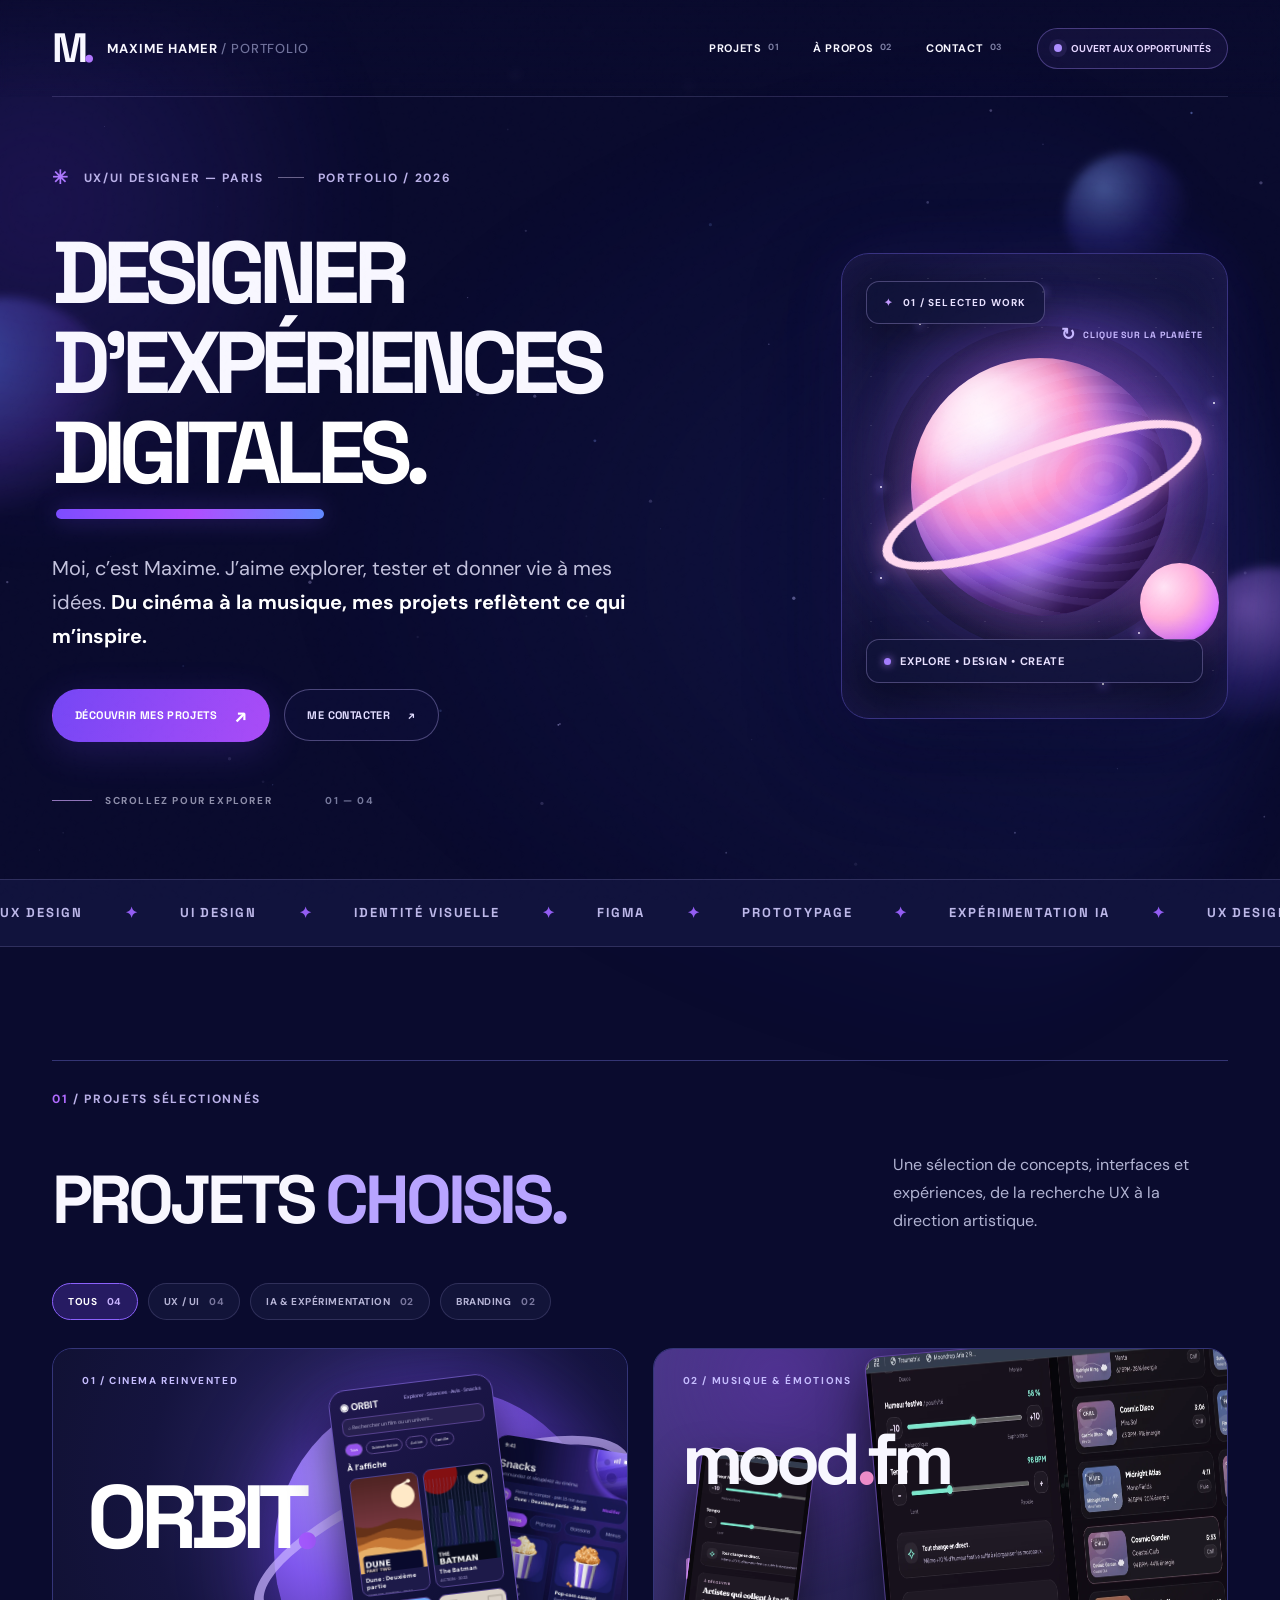
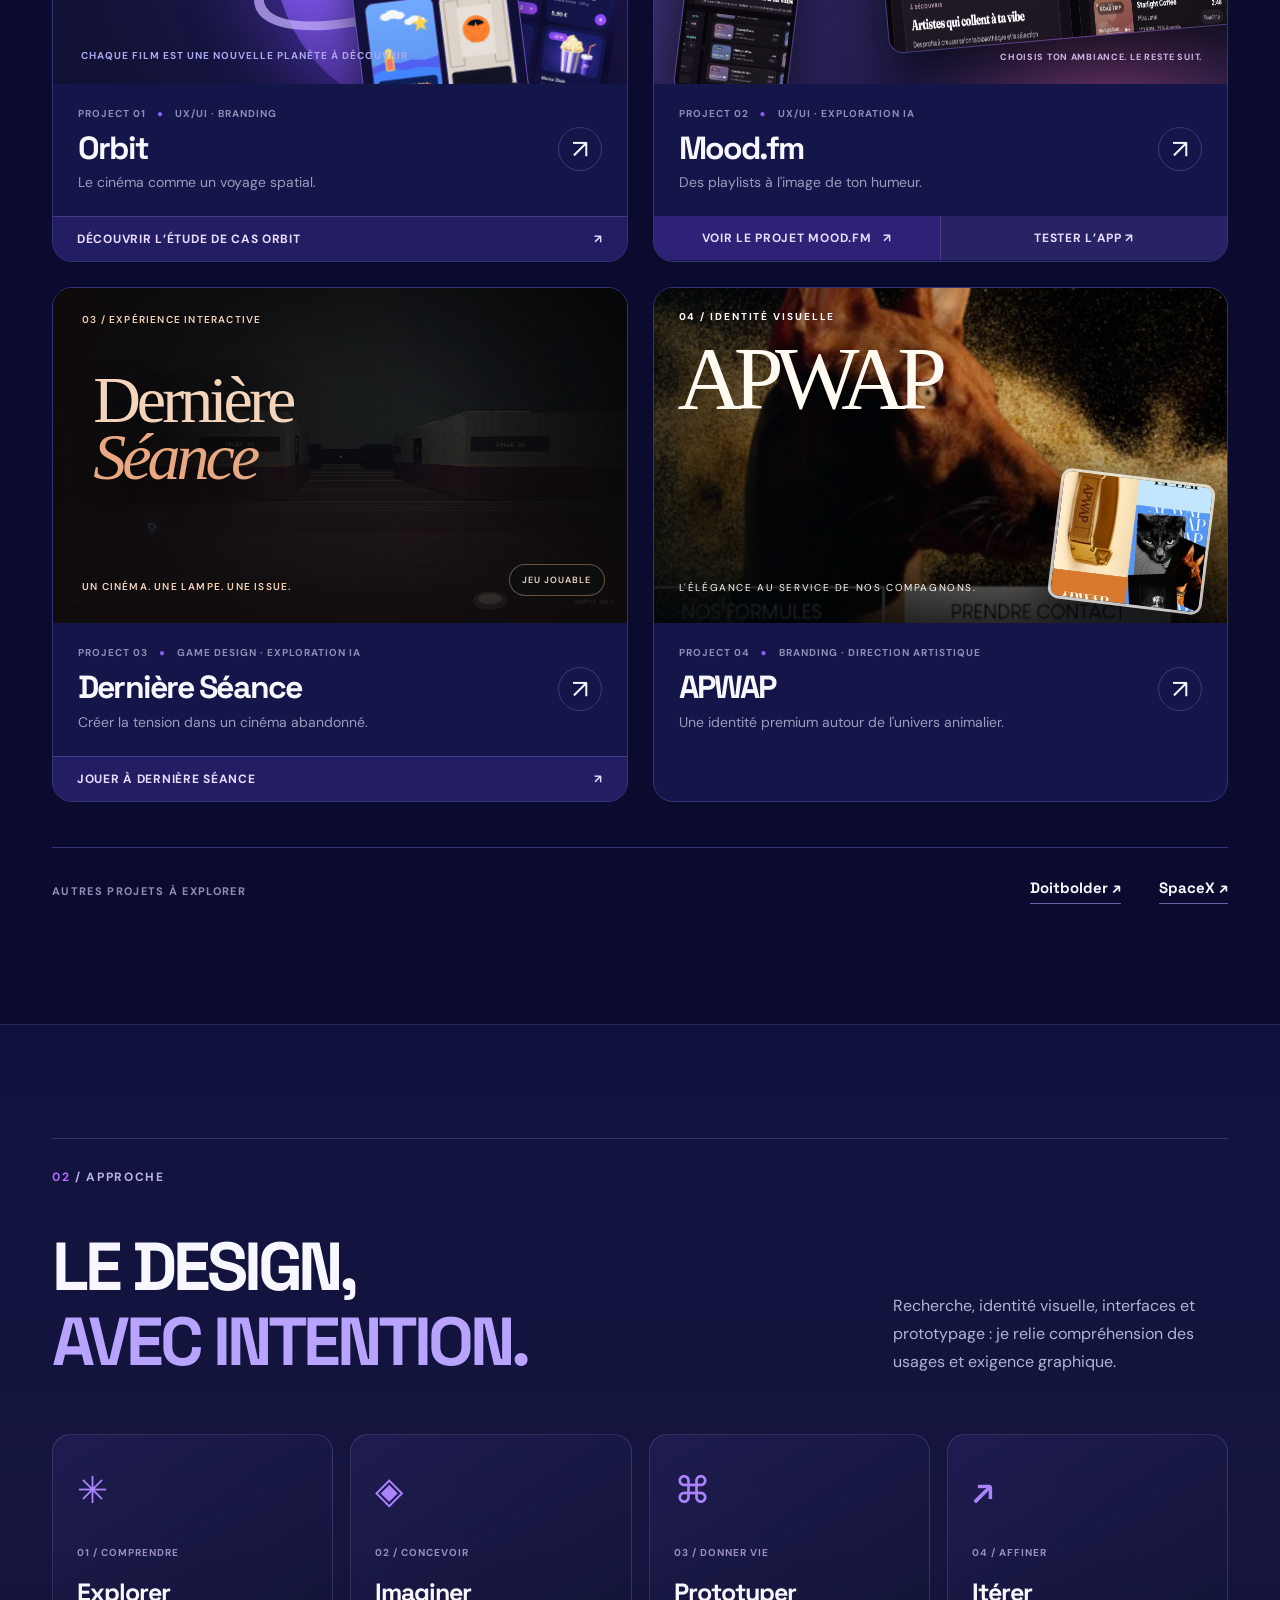
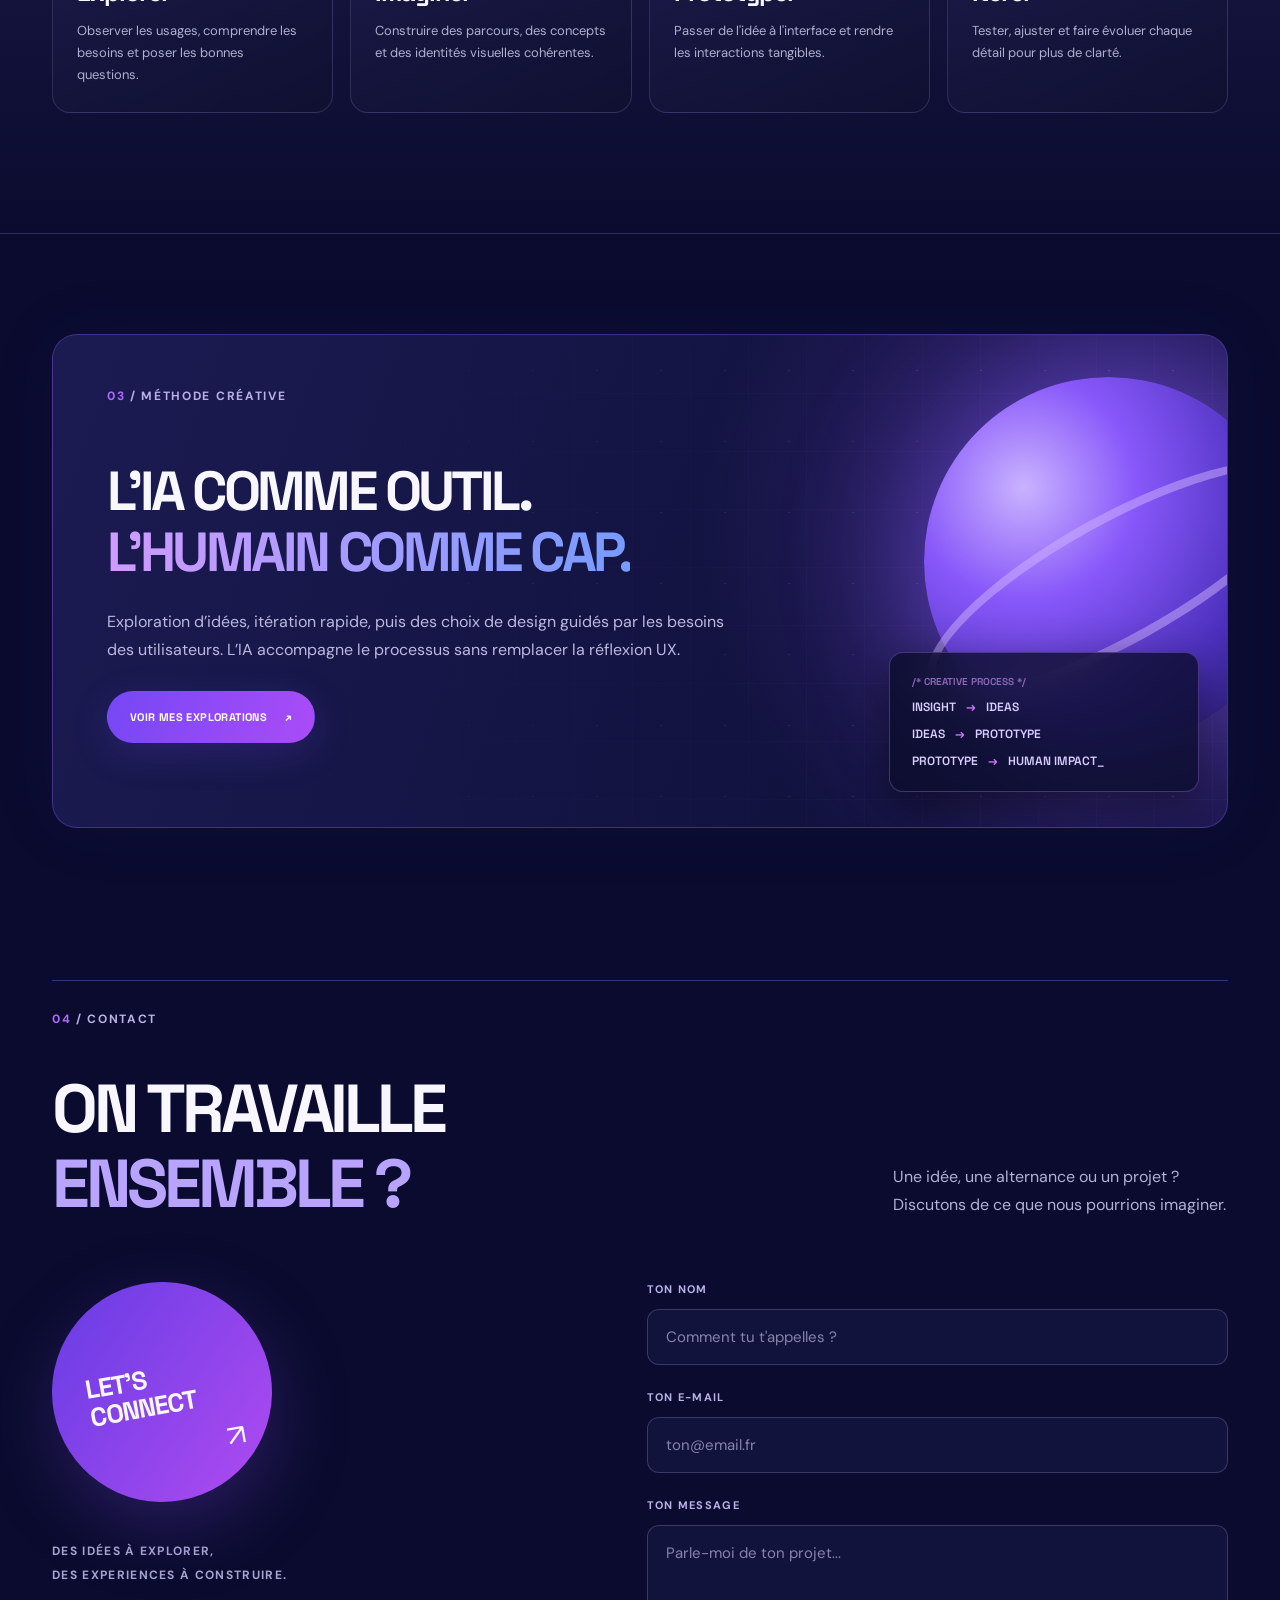
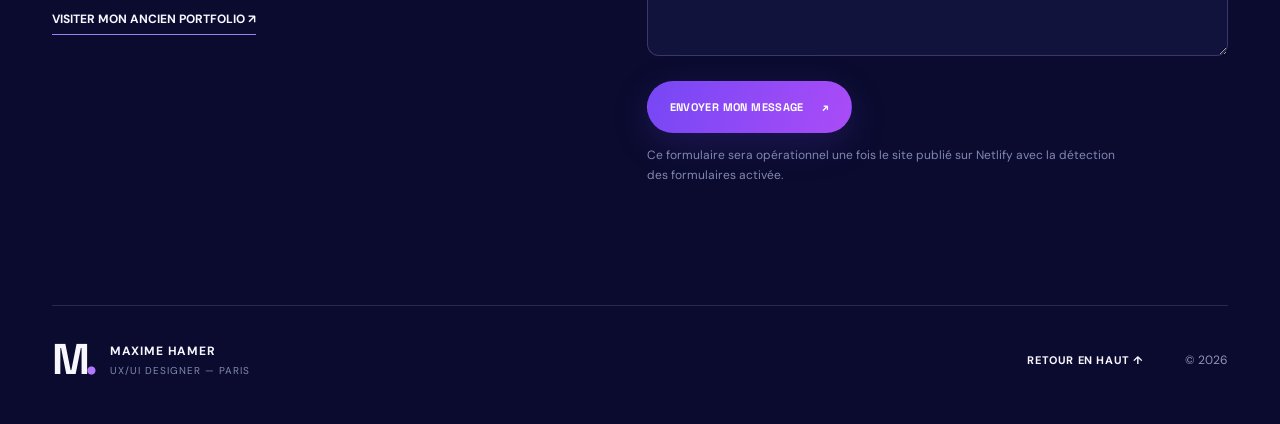
<file: index.html>
<!DOCTYPE html>
<html lang="fr" class="no-js">
<head>
  <meta charset="utf-8">
  <meta name="viewport" content="width=device-width, initial-scale=1">
  <meta name="theme-color" content="#0A0B2E">
  <meta name="description" content="Portfolio de Maxime Hamer, UX/UI designer. Des expériences digitales sensibles, immersives et pensées pour l'humain. Projets Orbit, Mood.fm, Dernière Séance et APWAP.">
  <meta property="og:type" content="website">
  <meta property="og:title" content="Maxime Hamer — UX/UI & creative experiences">
  <meta property="og:description" content="Design d'expériences, interfaces et explorations IA.">
  <title>Maxime Hamer — UX/UI designer · Portfolio 2026</title>
  <link rel="icon" href="favicon.svg" type="image/svg+xml">
  <link rel="preconnect" href="https://fonts.googleapis.com">
  <link rel="preconnect" href="https://fonts.gstatic.com" crossorigin>
  <link href="https://fonts.googleapis.com/css2?family=DM+Sans:wght@400;500;600;700&family=Space+Grotesk:wght@400;500;600;700&display=swap" rel="stylesheet">
  <link rel="stylesheet" href="styles.css">
  <script>document.documentElement.classList.replace('no-js','js');</script>
  <script src="script.js?v=20261116-1" defer></script>
</head>
<body>
  <a class="skip-link" href="#main">Aller au contenu principal</a>
  <div id="scroll-progress" class="scroll-progress" aria-hidden="true"></div>
  <!-- Animated starfield / orbital glows: decorative, never block pointer interaction -->
  <canvas id="starfield" class="starfield-canvas" aria-hidden="true"></canvas>
  <div class="space-orb space-orb-one" aria-hidden="true"></div>
  <div class="space-orb space-orb-two" aria-hidden="true"></div>
  <div class="space-orb space-orb-three" aria-hidden="true"></div>
  <canvas id="mouse-trail" class="mouse-trail-canvas" aria-hidden="true"></canvas>
  <div class="ambient ambient-left" aria-hidden="true"></div>
  <div class="ambient ambient-right" aria-hidden="true"></div>
  <div class="noise-overlay" aria-hidden="true"></div>
  <header class="site-header" id="haut">
    <div class="container nav-inner">
      <a class="brand" href="#haut" aria-label="Maxime Hamer, accueil"><span class="brand-symbol">M<span>.</span></span><span class="brand-name">MAXIME HAMER<span class="brand-trailing"> / PORTFOLIO</span></span></a>
      <button class="mobile-menu-toggle" type="button" aria-controls="primary-nav" aria-expanded="false" aria-label="Ouvrir le menu"><span class="menu-text">MENU</span><span class="menu-bars" aria-hidden="true"><i></i><i></i></span></button>
      <nav class="primary-nav" id="primary-nav" aria-label="Navigation principale">
        <a href="#projets">PROJETS <span class="nav-num">01</span></a>
        <a href="#apropos">À PROPOS <span class="nav-num">02</span></a>
        <a href="#contact">CONTACT <span class="nav-num">03</span></a>
        <span class="status-pill"><span class="status-pulse" aria-hidden="true"></span> OUVERT AUX OPPORTUNITÉS</span>
      </nav>
    </div>
  </header>

  <main id="main">
    <section class="hero container" aria-labelledby="hero-title">
      <div class="hero-copy">
        <div class="hero-kicker" data-reveal><span class="mini-star">✳</span> UX/UI DESIGNER — PARIS <span class="kicker-divider"></span> PORTFOLIO / 2026</div>
        <h1 id="hero-title" data-reveal>DESIGNER<br>D’EXPÉRIENCES<br><span class="hero-lastline">DIGITALES.</span></h1>
        <p class="hero-description" data-reveal>Moi, c’est Maxime. J’aime explorer, tester et donner vie à mes idées. <em>Du cinéma à la musique, mes projets reflètent ce qui m’inspire.</em></p>
        <div class="hero-ctas" data-reveal>
          <a class="button button-primary" href="#projets">DÉCOUVRIR MES PROJETS <span class="button-arrow" aria-hidden="true">↗</span></a>
          <a class="button button-ghost" href="#contact">ME CONTACTER <span aria-hidden="true">↗</span></a>
        </div>
        <div class="hero-footer" data-reveal><span class="scroll-line" aria-hidden="true"></span> SCROLLEZ POUR EXPLORER <span class="hero-footer-number">01 — 04</span></div>
      </div>
      <div class="hero-stage" aria-label="Illustration spatiale violette dans une carte sombre, inspirée de la maquette Figma">
        <div class="hero-stage-glow"></div>
        <div class="hero-stars" aria-hidden="true"><span></span><span></span><span></span><span></span><span></span><span></span><span></span><span></span></div>
        <div class="planet-halo" aria-hidden="true"></div>
        <div class="planet-main" aria-hidden="true"><span class="planet-surface"></span></div>
        <div class="planet-ring" aria-hidden="true"></div>
        <button class="planet-rotate-button" type="button" aria-label="Faire tourner la planète violette" title="Clique pour faire tourner la planète"></button>
        <div class="planet-action-hint" aria-hidden="true"><span>↻</span> CLIQUE SUR LA PLANÈTE</div>
        <div class="small-planet" aria-hidden="true"></div>
        <div class="hero-floating-tag tag-upper" aria-hidden="true"><span class="tag-icon">✦</span> 01 / SELECTED WORK</div>
        <div class="hero-phone-frame" aria-hidden="true"><img src="assets/orbit-home-card.webp" width="248" height="515" alt="" loading="eager" fetchpriority="high"></div>
        <div class="hero-floating-tag tag-lower" aria-hidden="true"><span class="online-dot"></span> EXPLORE • DESIGN • CREATE</div>
        <div class="hero-art-corner" aria-hidden="true">STUDIO<br>EXPÉRIMENTAL / 26</div>
      </div>
    </section>

    <div class="tool-strip" aria-label="Domaines d'expertise"><div class="tool-strip-track" aria-hidden="true"><span>UX DESIGN</span><b>✦</b><span>UI DESIGN</span><b>✦</b><span>IDENTITÉ VISUELLE</span><b>✦</b><span>FIGMA</span><b>✦</b><span>PROTOTYPAGE</span><b>✦</b><span>EXPÉRIMENTATION IA</span><b>✦</b><span>UX DESIGN</span><b>✦</b><span>UI DESIGN</span><b>✦</b><span>IDENTITÉ VISUELLE</span><b>✦</b><span>FIGMA</span><b>✦</b><span>PROTOTYPAGE</span><b>✦</b><span>EXPÉRIMENTATION IA</span><b>✦</b></div></div>

    <section class="section projects container" id="projets" aria-labelledby="projects-title">
      <div class="section-head" data-reveal><p class="section-number"><span>01</span> / PROJETS SÉLECTIONNÉS</p><div class="heading-row"><h2 id="projects-title">PROJETS <span>CHOISIS.</span></h2><p>Une sélection de concepts, interfaces et expériences, de la recherche UX à la direction artistique.</p></div></div>
      <div class="project-filters" aria-label="Filtrer les projets" role="group" data-reveal>
        <button class="filter-chip is-active" data-filter="all" type="button" aria-pressed="true">TOUS <span>04</span></button>
        <button class="filter-chip" data-filter="ux" type="button" aria-pressed="false">UX / UI <span>04</span></button>
        <button class="filter-chip" data-filter="ai" type="button" aria-pressed="false">IA & EXPÉRIMENTATION <span>02</span></button>
        <button class="filter-chip" data-filter="branding" type="button" aria-pressed="false">BRANDING <span>02</span></button>
      </div>
      <div class="project-grid">
        <article class="project-card project-card-featured" data-categories="ux branding" data-reveal>
          <button class="project-trigger" type="button" data-project="orbit" aria-label="Découvrir le projet Orbit">
            <span class="project-art orbit-art">
              <span class="project-art-grain"></span>
              <span class="orbit-art-caption">01 / CINEMA REINVENTED</span>
              <span class="orbit-art-title">ORBIT<span class="orbit-art-dot">.</span></span>
              <span class="orbit-sphere" aria-hidden="true"></span><span class="orbit-sphere-ring" aria-hidden="true"></span>
              <img class="orbit-mockup orbit-mockup-front" src="assets/orbit-home-card.webp" loading="lazy" width="248" height="515" alt="Aperçu Orbit avec posters de films correspondants">
              <img class="orbit-mockup orbit-mockup-back" src="assets/orbit-snacks-card.webp" loading="lazy" width="246" height="515" alt="Aperçu Orbit snacks avec rappel des films correspondants">
              <span class="art-bottom-label">CHAQUE FILM EST UNE NOUVELLE PLANÈTE À DÉCOUVRIR</span>
            </span>
            <span class="project-meta"><span><span class="project-count">PROJECT 01 <span>●</span> UX/UI · BRANDING</span><strong>Orbit</strong><small>Le cinéma comme un voyage spatial.</small></span><span class="project-go" aria-hidden="true">↗</span></span>
          </button>
          <a class="project-demo-link" href="projets/orbit.html" aria-label="Voir l'étude de cas Orbit et ses mockups">DÉCOUVRIR L’ÉTUDE DE CAS ORBIT <span aria-hidden="true">↗</span></a>
        </article>
        <article class="project-card project-card-featured" data-categories="ux ai" data-reveal>
          <button class="project-trigger" type="button" data-project="mood" aria-label="Découvrir le projet Mood.fm">
            <span class="project-art mood-art">
              <span class="mood-aura"></span><span class="mood-aura mood-aura-2"></span>
              <span class="mood-art-caption">02 / MUSIQUE & ÉMOTIONS</span><span class="mood-art-title">mood<span>.</span>fm</span>
              <span class="mood-equalizer" aria-hidden="true"><i></i><i></i><i></i><i></i><i></i><i></i><i></i><i></i><i></i><i></i></span>
              <img class="mood-interface mood-interface-main" src="assets/mood-current-studio.webp" loading="lazy" width="480" height="298" alt="Maquette desktop Mood.fm, playlist Chill du soir">
              <img class="mood-interface mood-interface-mobile" src="assets/mood-current-mobile.webp" loading="lazy" width="272" height="586" alt="Maquette mobile de l'accueil Mood.fm">
              <span class="mood-art-footer">CHOISIS TON AMBIANCE. LE RESTE SUIT.</span>
            </span>
            <span class="project-meta"><span><span class="project-count">PROJECT 02 <span>●</span> UX/UI · EXPLORATION IA</span><strong>Mood.fm</strong><small>Des playlists à l'image de ton humeur.</small></span><span class="project-go" aria-hidden="true">↗</span></span>
          </button>
          <div class="project-demo-actions"><a class="project-demo-link" href="projets/moodfm.html" aria-label="Voir l'étude de cas Mood.fm">VOIR LE PROJET MOOD.FM <span aria-hidden="true">↗</span></a><a class="project-demo-link demo-secondary" href="moodfm/index.html" aria-label="Tester Mood.fm interactif avec playlist longue">TESTER L’APP ↗</a></div>
        </article>
        <article class="project-card" data-categories="ux ai" data-reveal>
          <button class="project-trigger" type="button" data-project="seance" aria-label="Découvrir le projet Dernière Séance">
            <span class="project-art seance-art">
              <img class="seance-cover" src="assets/derniere-seance-gameplay.jpg" width="1365" height="936" loading="lazy" alt="Couloir du cinéma Le Rialto dans Dernière Séance, éclairé à la lampe torche">
              <span class="seance-shade" aria-hidden="true"></span>
              <span class="seance-kicker">03 / EXPÉRIENCE INTERACTIVE</span>
              <span class="seance-title">Dernière<br><em>Séance</em></span>
              <span class="seance-caption">UN CINÉMA. UNE LAMPE. UNE ISSUE.</span>
              <span class="seance-badge">JEU JOUABLE</span>
            </span>
            <span class="project-meta"><span><span class="project-count">PROJECT 03 <span>●</span> GAME DESIGN · EXPLORATION IA</span><strong>Dernière Séance</strong><small>Créer la tension dans un cinéma abandonné.</small></span><span class="project-go" aria-hidden="true">↗</span></span>
          </button>
          <a class="project-demo-link" href="derniere-seance/index.html" aria-label="Jouer à Dernière Séance">JOUER À DERNIÈRE SÉANCE <span aria-hidden="true">↗</span></a>
        </article>
        <article class="project-card" data-categories="ux branding" data-reveal>
          <a class="project-trigger" href="projets/apwap.html" aria-label="Découvrir l'étude de cas APWAP">
            <span class="project-art apwap-art apwap-art-real">
              <img class="apwap-cover-photo" src="assets/apwap-cover.webp" width="805" height="725" loading="lazy" alt="Identité APWAP : portrait d'un chien aux lumières dorées sur fond noir">
              <span class="apwap-cover-shade" aria-hidden="true"></span>
              <span class="apwap-art-kicker">04 / IDENTITÉ VISUELLE</span>
              <span class="apwap-cover-wordmark">APWAP</span>
              <span class="apwap-cover-caption">L'ÉLÉGANCE AU SERVICE DE NOS COMPAGNONS.</span>
              <span class="apwap-asset-preview"><img src="assets/apwap-branding.webp" alt="" loading="lazy"></span>
            </span>
            <span class="project-meta"><span><span class="project-count">PROJECT 04 <span>●</span> BRANDING · DIRECTION ARTISTIQUE</span><strong>APWAP</strong><small>Une identité premium autour de l'univers animalier.</small></span><span class="project-go" aria-hidden="true">↗</span></span>
          </a>
        </article>
      </div>
      <div id="empty-filter" class="empty-filter" hidden>Aucun projet pour cette catégorie.</div>
      <div class="more-projects" data-reveal><span>AUTRES PROJETS À EXPLORER</span><div><a href="https://maximehamer.framer.website/projects/every-second" target="_blank" rel="noopener noreferrer">Doitbolder ↗</a><a href="https://maximehamer.framer.website/projects/timeless-mastery" target="_blank" rel="noopener noreferrer">SpaceX ↗</a></div></div>
    </section>

    <section class="section approach" id="apropos" aria-labelledby="approach-title"><div class="container">
      <div class="section-head" data-reveal><p class="section-number"><span>02</span> / APPROCHE</p><div class="heading-row"><h2 id="approach-title">LE DESIGN,<br><span>AVEC INTENTION.</span></h2><p>Recherche, identité visuelle, interfaces et prototypage : je relie compréhension des usages et exigence graphique.</p></div></div>
      <div class="steps-grid">
        <div class="step" data-reveal><span class="step-symbol">✳</span><span class="step-index">01 / COMPRENDRE</span><h3>Explorer</h3><p>Observer les usages, comprendre les besoins et poser les bonnes questions.</p></div>
        <div class="step" data-reveal><span class="step-symbol">◈</span><span class="step-index">02 / CONCEVOIR</span><h3>Imaginer</h3><p>Construire des parcours, des concepts et des identités visuelles cohérentes.</p></div>
        <div class="step" data-reveal><span class="step-symbol">⌘</span><span class="step-index">03 / DONNER VIE</span><h3>Prototyper</h3><p>Passer de l'idée à l'interface et rendre les interactions tangibles.</p></div>
        <div class="step" data-reveal><span class="step-symbol">↗</span><span class="step-index">04 / AFFINER</span><h3>Itérer</h3><p>Tester, ajuster et faire évoluer chaque détail pour plus de clarté.</p></div>
      </div>
    </div></section>

    <section class="section ai-section container" aria-labelledby="ai-title"><div class="ai-panel" data-reveal>
      <div class="ai-panel-stars" aria-hidden="true"></div><div class="ai-panel-orb" aria-hidden="true"></div><div class="ai-panel-orb-ring" aria-hidden="true"></div>
      <div class="ai-copy"><p class="section-number"><span>03</span> / MÉTHODE CRÉATIVE</p><h2 id="ai-title">L'IA COMME OUTIL.<br><span>L'HUMAIN COMME CAP.</span></h2><p>Exploration d’idées, itération rapide, puis des choix de design guidés par les besoins des utilisateurs. L’IA accompagne le processus sans remplacer la réflexion UX.</p><a class="button button-primary" href="#projets">VOIR MES EXPLORATIONS <span aria-hidden="true">↗</span></a></div>
      <div class="ai-code" aria-hidden="true"><span>/* CREATIVE PROCESS */</span><span class="ai-code-line">INSIGHT <b>→</b> IDEAS</span><span class="ai-code-line">IDEAS <b>→</b> PROTOTYPE</span><span class="ai-code-line">PROTOTYPE <b>→</b> HUMAN IMPACT<span class="caret">_</span></span></div>
    </div></section>

    <section class="section contact container" id="contact" aria-labelledby="contact-title">
      <div class="section-head" data-reveal><p class="section-number"><span>04</span> / CONTACT</p><div class="heading-row"><h2 id="contact-title">ON TRAVAILLE<br><span>ENSEMBLE ?</span></h2><p>Une idée, une alternance ou un projet ? Discutons de ce que nous pourrions imaginer.</p></div></div>
      <div class="contact-grid"><div class="contact-aside" data-reveal><div class="contact-disc"><span>LET'S<br>CONNECT</span><span aria-hidden="true">↗</span></div><p>DES IDÉES À EXPLORER,<br>DES EXPERIENCES À CONSTRUIRE.</p><a href="https://maximehamer.framer.website/" target="_blank" rel="noopener noreferrer" class="underlined-link">VISITER MON ANCIEN PORTFOLIO ↗</a></div>
        <form class="contact-form" name="contact" method="POST" action="/merci.html" data-netlify="true" netlify-honeypot="bot-field" data-reveal>
          <input type="hidden" name="form-name" value="contact"><p class="hidden"><label>Ne pas remplir <input name="bot-field" tabindex="-1"></label></p>
          <label for="contact-name">TON NOM</label><input id="contact-name" name="nom" required autocomplete="name" placeholder="Comment tu t'appelles ?">
          <label for="contact-email">TON E-MAIL</label><input id="contact-email" name="email" type="email" required autocomplete="email" placeholder="ton@email.fr">
          <label for="contact-message">TON MESSAGE</label><textarea id="contact-message" name="message" rows="4" required placeholder="Parle-moi de ton projet..."></textarea>
          <button class="button button-primary button-submit" type="submit">ENVOYER MON MESSAGE <span aria-hidden="true">↗</span></button>
          <p class="form-note">Ce formulaire sera opérationnel une fois le site publié sur Netlify avec la détection des formulaires activée.</p>
        </form>
      </div>
    </section>
  </main>
  <footer class="footer container"><span class="footer-mark">M<span>.</span></span><div><strong>MAXIME HAMER</strong><span>UX/UI DESIGNER — PARIS</span></div><a href="#haut">RETOUR EN HAUT ↑</a><span class="footer-copy">© <span id="year">2026</span></span></footer>

  <dialog id="project-dialog" class="project-dialog" aria-labelledby="dialog-title" aria-describedby="dialog-intro"><div class="dialog-inner">
    <button class="dialog-close" type="button" aria-label="Fermer la fiche du projet">✕</button>
    <p id="dialog-tag" class="dialog-tag"></p><h2 id="dialog-title"></h2><p id="dialog-intro" class="dialog-intro"></p>
    <div id="dialog-gallery" class="dialog-gallery"></div>
    <div class="dialog-columns"><div><h3>LE CONCEPT</h3><p id="dialog-concept"></p></div><div><h3>PARCOURS & FONCTIONNALITÉS</h3><ul id="dialog-features"></ul></div></div>
    <p class="dialog-notice" id="dialog-notice"></p>
        <div class="dialog-actions"><a id="dialog-case" class="button button-ghost" href="projets/orbit.html" hidden>VOIR L’ÉTUDE DE CAS ↗</a><a id="dialog-live" class="button button-primary mood-live-link" href="moodfm/index.html" hidden>ESSAYER MOOD.FM EN DIRECT ↗</a><a class="button button-primary dialog-contact" href="#contact">PARLONS DE CE PROJET ↗</a></div>
  </div></dialog>
<script src="cursor-glow.js" defer></script>
<script src="orbit-posters-portfolio.js?v=20261031-2" defer></script>
</body>
</html>
</file>
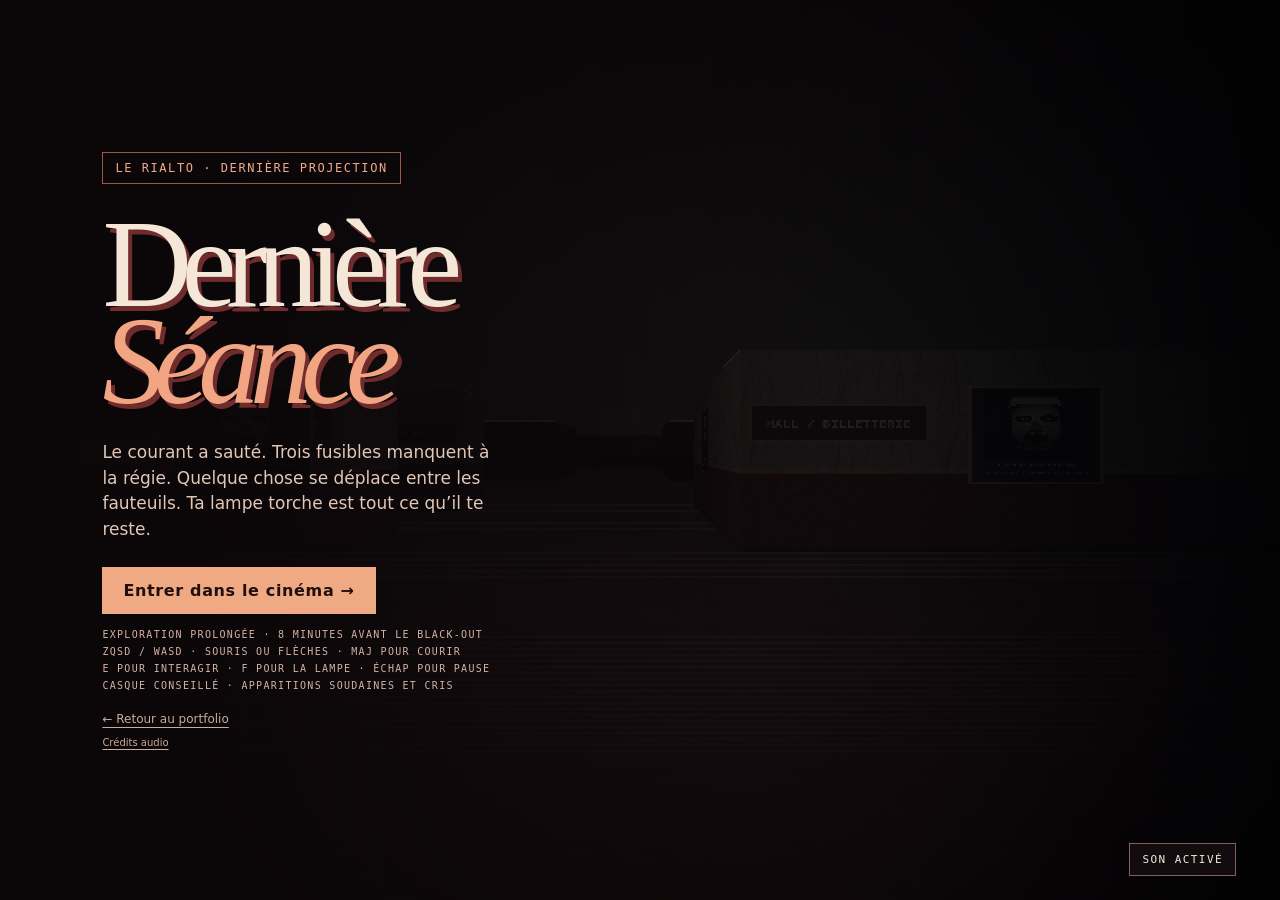
<file: derniere-seance/index.html>
<!doctype html>
<html lang="fr">
<meta charset="utf-8">
<meta name="viewport" content="width=device-width,initial-scale=1,viewport-fit=cover">
<meta name="theme-color" content="#100b0d">
<title>Dernière Séance — Jeu · Maxime Hamer</title>
<meta name="description" content="Explore le cinéma Le Rialto, retrouve les fusibles et échappe aux créatures. Un jeu d’horreur expérimental du portfolio de Maxime Hamer.">
<link rel="icon" href="../favicon.svg" type="image/svg+xml">
<style>
*{box-sizing:border-box}body{margin:0;background:#100b0d;color:#f5e7d8;font-family:system-ui,sans-serif;overflow:hidden}button{font:inherit;color:inherit;cursor:pointer;touch-action:manipulation}button:focus-visible{outline:2px solid #ffc994;outline-offset:4px}[hidden]{display:none!important}canvas{width:100vw;height:100dvh;display:block;image-rendering:pixelated}.shade,.grain{position:fixed;inset:0;pointer-events:none}.shade{background:radial-gradient(ellipse at 50% 50%,transparent 14%,#10080955 54%,#090405e8 100%)}.grain{opacity:.13;background:repeating-linear-gradient(0deg,#000 0 1px,transparent 1px 4px)}.hud{position:fixed;inset:0;pointer-events:none;padding:clamp(15px,4vw,44px);display:flex;flex-direction:column;justify-content:space-between}.top{display:flex;justify-content:space-between;align-items:flex-start;gap:14px}.eyebrow,.objective,.clock,.small,.sound,.label{font-family:monospace;letter-spacing:.13em;text-transform:uppercase}.eyebrow,.label{color:#edab83;font-size:12px}.objective{margin:8px 0;color:#eee1d1;font-size:clamp(10px,2vw,14px);text-shadow:0 2px 5px #000}.clock{font-size:clamp(25px,6vw,50px);font-variant-numeric:tabular-nums;text-shadow:0 0 20px #000}.urgent{color:#ff856e}.hint{align-self:center;background:#120b0deb;border:1px solid #764e43;padding:12px 18px;text-align:center;max-width:95%;font-size:14px}.sound{position:fixed;right:clamp(15px,4vw,44px);bottom:clamp(15px,4vw,32px);z-index:3;border:1px solid #836058;background:#150e10e8;padding:9px 12px;font-size:11px}.overlay{position:fixed;inset:0;display:grid;align-items:center;padding:clamp(20px,8vw,120px);background:linear-gradient(90deg,#0c0709f5,#0d0709ac 55%,#0b060933);overflow:auto}.panel{max-width:590px}.ticket{display:inline-block;border:1px solid #9a584c;color:#f0aa8b;padding:8px 12px}.title{font-family:Georgia,serif;font-size:clamp(55px,12vw,140px);font-weight:normal;line-height:.78;letter-spacing:-.085em;margin:.27em 0 .24em;text-shadow:4px 5px 0 #702b2c}.title em{color:#f1a582;font-weight:normal}.copy{font-size:clamp(15px,2vw,19px);line-height:1.5;max-width:390px;color:#e2c7b7}.start{border:0;background:#efaa83;color:#210e0e;padding:14px 21px;font-weight:800;letter-spacing:.04em;margin:8px 0 12px}.start:hover{background:#ffca9e}.small{font-size:10px;color:#d4b3a4;line-height:1.7}.touch{position:fixed;inset:auto 12px 60px;display:none;justify-content:space-between;z-index:2;pointer-events:none}.touch div{display:grid;grid-template-columns:repeat(2,44px);gap:5px}.touch button{pointer-events:auto;touch-action:none;border:1px solid #a36e5d;background:#140c10cd;min-height:42px}.cross{position:fixed;left:50%;top:50%;width:4px;height:4px;border-radius:50%;background:#f6d6bd88;pointer-events:none}@media(pointer:coarse){.touch{display:flex}.hint{margin-bottom:125px}}@media(max-height:480px){.overlay{padding:18px 6vw}.title{font-size:clamp(42px,15vh,72px)}.copy{margin:8px 0}}

.shade{background:radial-gradient(ellipse,transparent 25%,#0005 75%,#000b)}.grain{opacity:.065}.clock{font-size:30px}.hud{padding:24px 30px}.bottom{display:flex;flex-direction:column;gap:16px}.hint:empty{visibility:hidden}.hint{background:#0d0b0dd9;border-color:#52483b;font-size:13px}.objective{max-width:70vw;line-height:1.65}.title{font-size:clamp(54px,10vw,124px)}.copy{font-size:17px}.small{font-size:10px}#meters{display:flex;justify-content:space-between;font:10px monospace;letter-spacing:.12em;color:#c3b495;padding-bottom:5px}#actions{position:fixed;left:24px;bottom:24px;display:flex;gap:8px;z-index:4}#actions button{background:#100e10cf;border:1px solid #514b43;padding:8px 12px;font:11px monospace}.sound{bottom:24px}.bottom{margin-bottom:45px}.overlay{z-index:5}.sound{z-index:6}.touch{bottom:120px}#interact.active{border-color:#e2c496;color:#f4d8a6}.hud .eyebrow{color:#b8a991}@media(max-width:600px){.hud{padding:16px}.clock{font-size:23px}#actions{left:12px;bottom:18px;gap:4px}#actions button{padding:8px}.sound{right:12px;bottom:18px}.hint{margin-bottom:0}.bottom{margin-bottom:60px}.touch{bottom:110px}.title{font-size:65px}.objective{font-size:10px;max-width:65vw}}
.scaring .hud,.scaring .cross,.scaring #actions,.scaring .touch,.scaring .sound{visibility:hidden}
.portfolio-return{display:inline-block;margin-top:18px;color:#c6ad9d;font-size:12px;text-underline-offset:4px}.portfolio-return:focus-visible{outline:2px solid #ffc994;outline-offset:4px}
.audio-credit{display:block;width:fit-content;margin-top:10px;color:#c6ad9d;font-size:10px;text-underline-offset:3px}.audio-credit:focus-visible{outline:2px solid #ffc994;outline-offset:4px}
</style>
<canvas id="view" width="640" height="360" aria-hidden="true"></canvas><div class="shade"></div><div class="grain"></div>
<div class="hud" id="hud" hidden><div class="top"><div><div class="eyebrow">Cinéma / Le Rialto</div><p class="objective" id="objective">Retrouve les trois fusibles</p></div><div class="clock" id="clock" aria-label="Temps restant">08:00</div></div><div class="bottom"><div id="meters"><span id="battery">LAMPE 100 %</span><span id="stamina">SOUFFLE 100 %</span></div><div class="hint" id="hint" role="status"></div></div></div>
<div class="cross" id="cross" hidden></div>
<div class="touch" id="touch" hidden><div><button data-key="q" aria-label="Pas à gauche">↖</button><button data-key="z" aria-label="Avancer">↑</button><button data-key="d" aria-label="Pas à droite">↗</button><button data-key="s" aria-label="Reculer">↓</button></div><div><button data-key="arrowleft" aria-label="Tourner à gauche">↶</button><button data-key="arrowright" aria-label="Tourner à droite">↷</button></div></div>
<div id="actions" hidden><button id="interact">E · Fouiller</button><button id="flashlight">F · Lampe</button><button id="pause">Pause</button></div><button class="sound" id="sound" aria-pressed="true">Son activé</button>
<main class="overlay" id="overlay"><section class="panel"><span class="eyebrow ticket" id="tag">Le Rialto · Dernière projection</span><h1 class="title" id="title">Dernière<br><em>Séance</em></h1><p class="copy" id="copy">Le courant a sauté. Trois fusibles manquent à la régie. Quelque chose se déplace entre les fauteuils. Ta lampe torche est tout ce qu’il te reste.</p><button class="start" id="start">Entrer dans le cinéma →</button><div class="small">Exploration prolongée · 8 minutes avant le black-out<br>ZQSD / WASD · Souris ou flèches · Maj pour courir<br>E pour interagir · F pour la lampe · Échap pour pause<br>Casque conseillé · Apparitions soudaines et cris</div><a class="portfolio-return" href="../index.html#projets">← Retour au portfolio</a><a class="audio-credit" href="audio/CREDITS.txt" target="_blank" rel="noopener">Crédits audio</a></section></main>
<script src="audio.js?v=20261106-4"></script><script src="art.js"></script><script src="game.js?v=20261106-4"></script>
<script src="../matrix/jeu/return.js?v=1" defer></script>
</html>
</file>
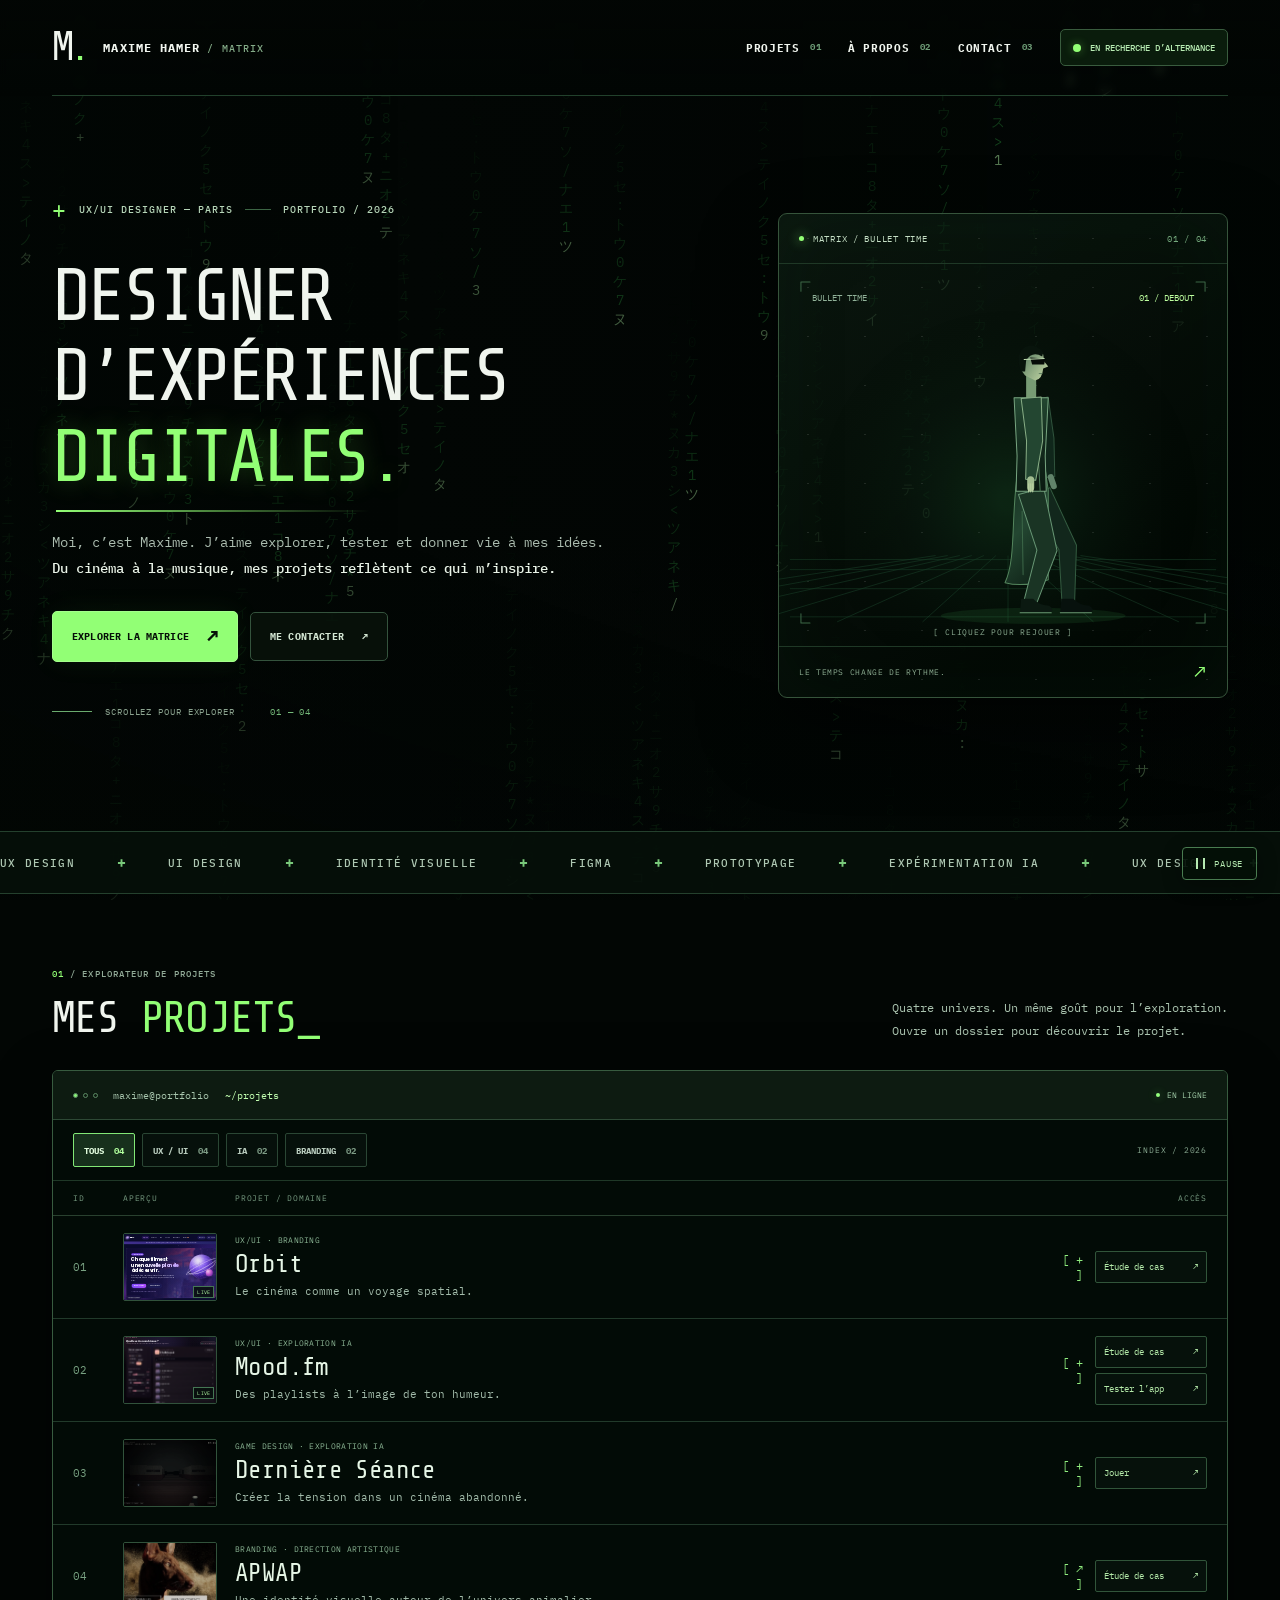
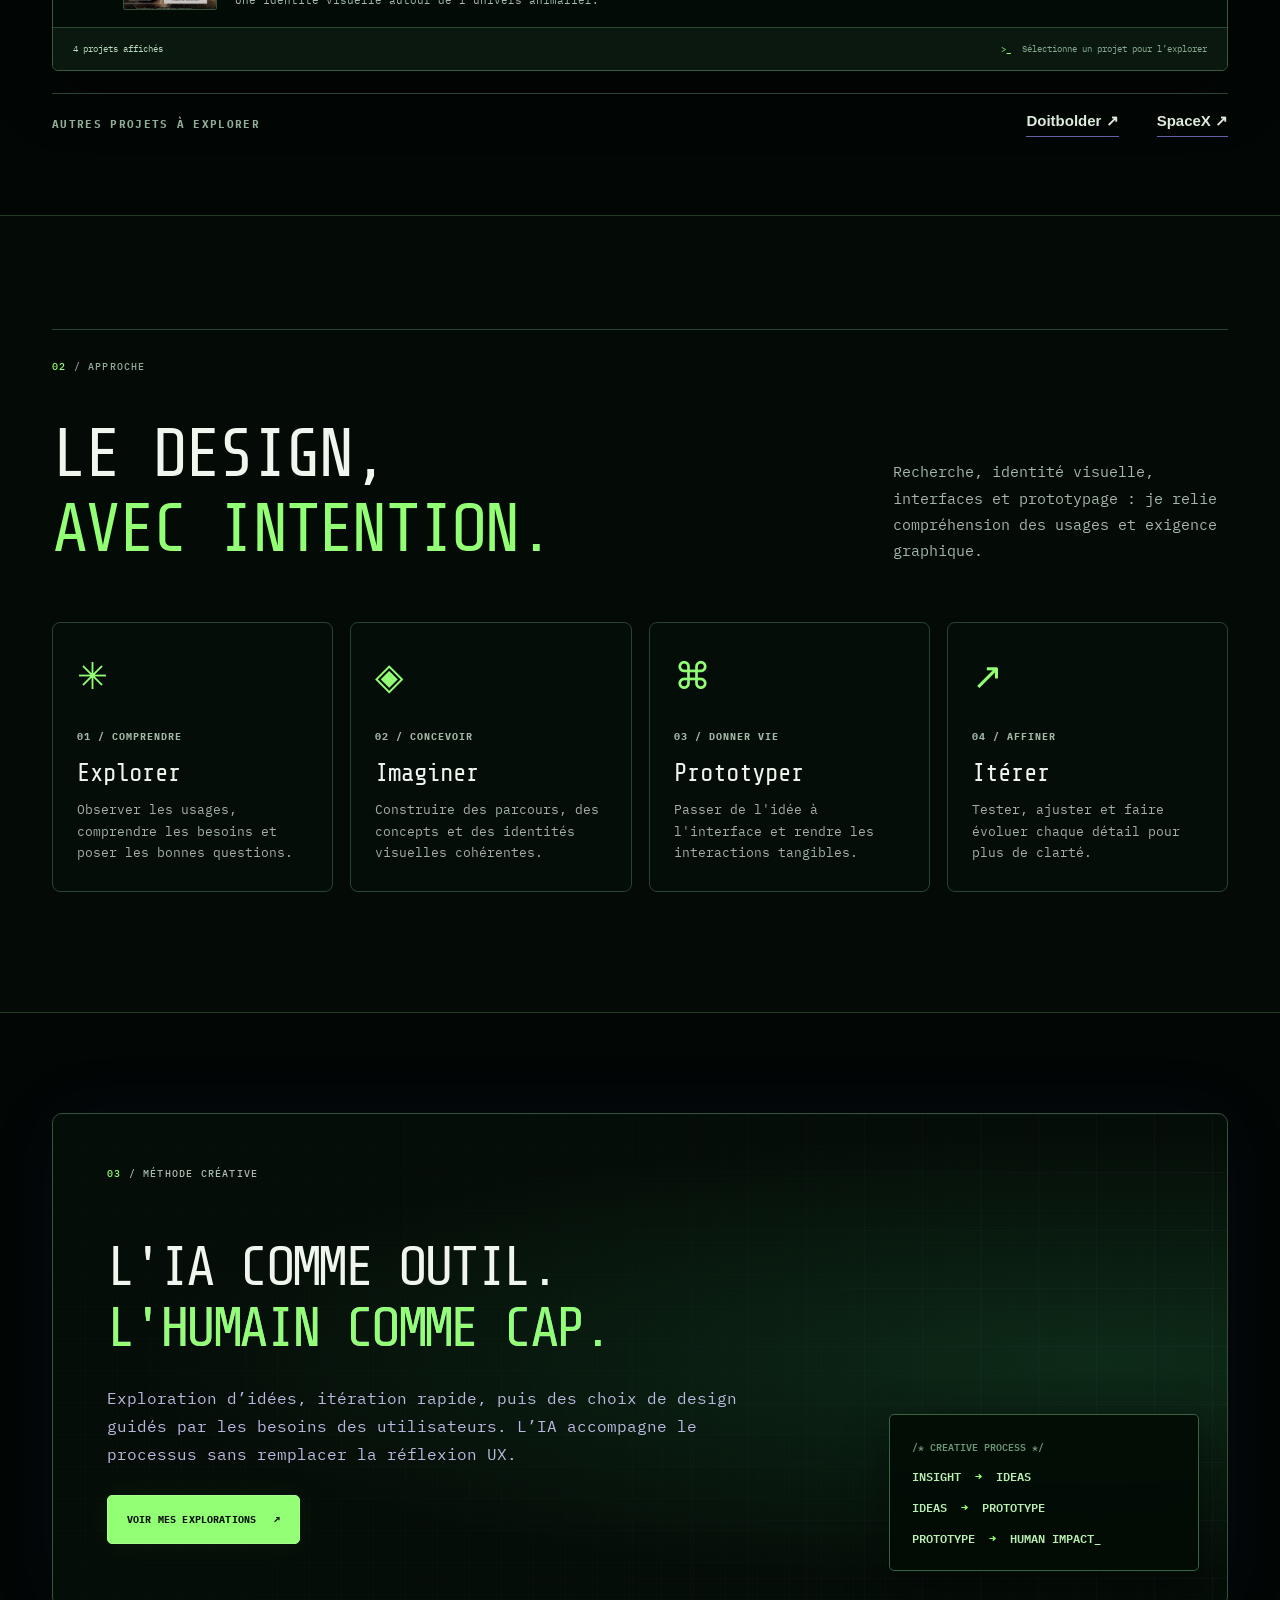
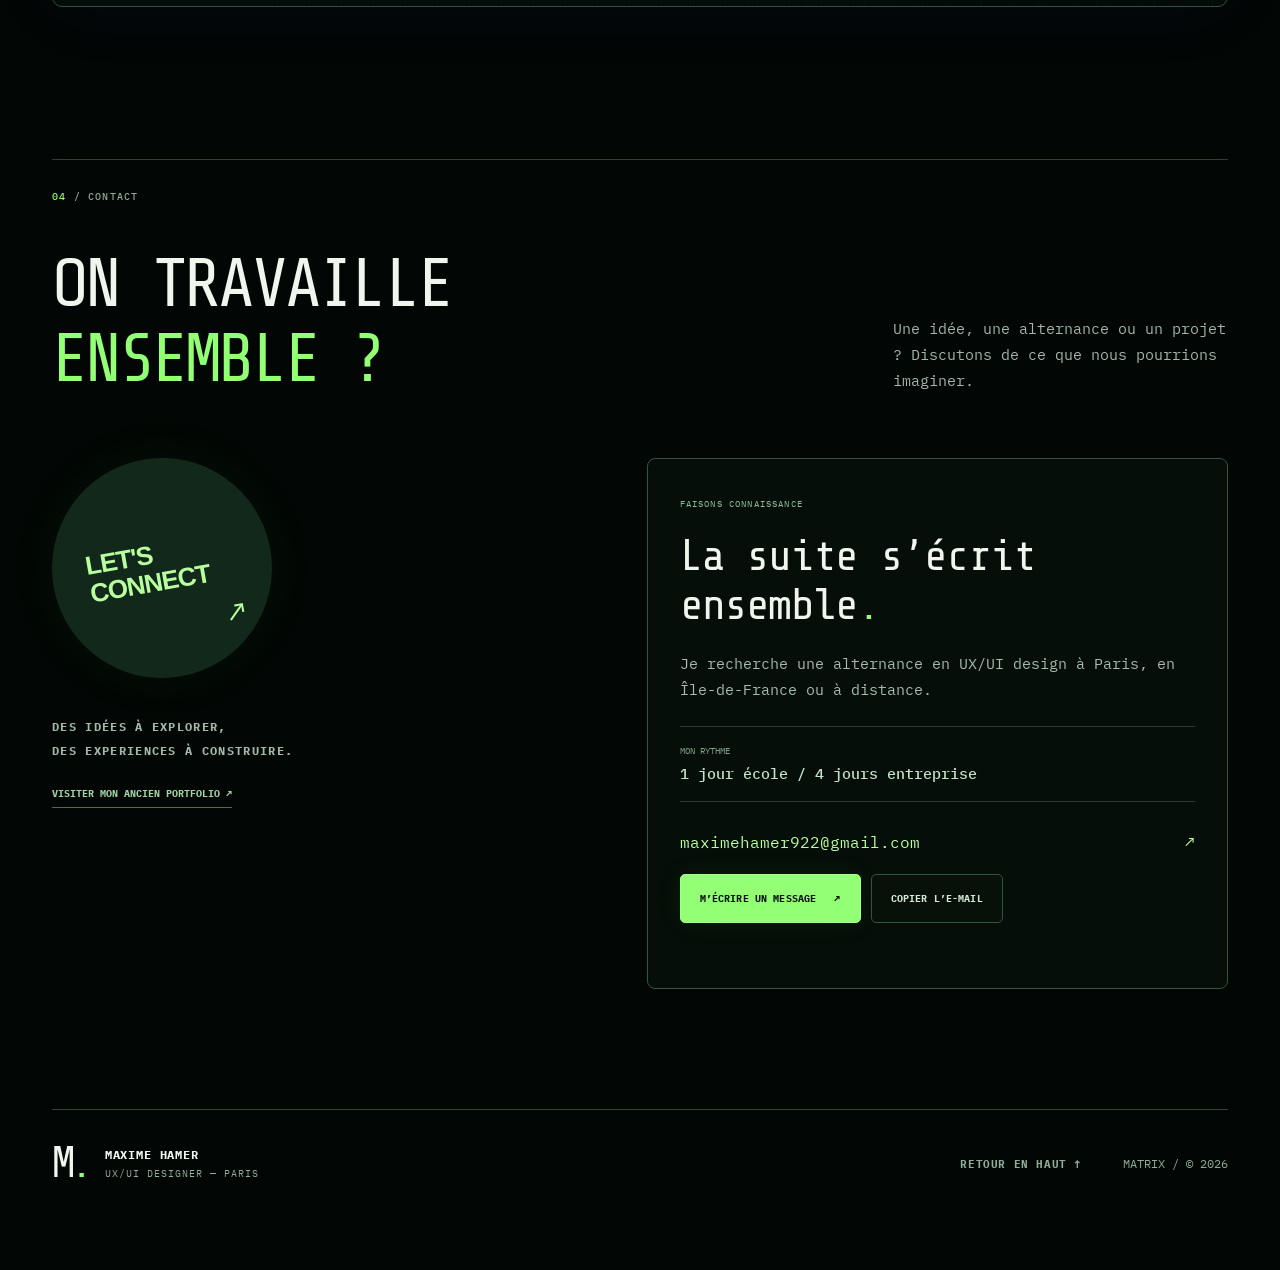
<file: matrix/index.html>
<!DOCTYPE html>
<html lang="fr" class="no-js">
<head>
  <meta charset="utf-8">
  <meta name="viewport" content="width=device-width, initial-scale=1">
  <meta name="theme-color" content="#020604">
  <meta name="description" content="Portfolio de Maxime Hamer, UX/UI designer. Des expériences digitales sensibles, immersives et pensées pour l'humain. Projets Orbit, Mood.fm, Dernière Séance et APWAP.">
  <meta property="og:type" content="website">
  <meta property="og:title" content="Maxime Hamer — Portfolio Matrix">
  <meta property="og:description" content="Design d'expériences, interfaces et explorations IA.">
  <title>Maxime Hamer — UX/UI Designer · Matrix</title>
  <link rel="icon" href="favicon.svg" type="image/svg+xml">
  <link rel="preconnect" href="https://fonts.googleapis.com">
  <link rel="preconnect" href="https://fonts.gstatic.com" crossorigin>
  <link href="https://fonts.googleapis.com/css2?family=DM+Sans:wght@400;500;600;700&amp;family=Share+Tech+Mono&amp;family=IBM+Plex+Mono:wght@400;500;600&amp;display=swap" rel="stylesheet">
  <link rel="stylesheet" href="../styles.css">
  <script>document.documentElement.classList.replace('no-js','js');</script>
  <link rel="stylesheet" href="theme.css?v=20261116-4">
<script src="app.js?v=20261116-4" defer></script>
<script src="orbit-previews.js?v=20261116-4" defer></script>
</head>
<body class="matrix-theme">
  <a class="skip-link" href="#main">Aller au contenu principal</a>
  <canvas id="matrix-cursor" aria-hidden="true"></canvas>
  <canvas id="matrix-rain" aria-hidden="true"></canvas><div class="matrix-veil" aria-hidden="true"></div>
<div id="scroll-progress" class="scroll-progress" aria-hidden="true"></div>
  <!-- Animated starfield / orbital glows: decorative, never block pointer interaction -->
  <header class="site-header" id="haut">
    <div class="container nav-inner">
      <a class="brand" href="#haut" aria-label="Maxime Hamer, accueil"><span class="brand-symbol">M<span>.</span></span><span class="brand-name">MAXIME HAMER<span class="brand-trailing"> / MATRIX</span></span></a>
      <button class="mobile-menu-toggle" type="button" aria-controls="primary-nav" aria-expanded="false" aria-label="Ouvrir le menu"><span class="menu-text">MENU</span><span class="menu-bars" aria-hidden="true"><i></i><i></i></span></button>
      <nav class="primary-nav" id="primary-nav" aria-label="Navigation principale">
        <a href="#projets">PROJETS <span class="nav-num">01</span></a>
        <a href="#apropos">À PROPOS <span class="nav-num">02</span></a>
        <a href="#contact">CONTACT <span class="nav-num">03</span></a>
        <span class="status-pill"><span class="status-pulse"></span> EN RECHERCHE D’ALTERNANCE</span></nav>
    </div>
  </header>

  <main id="main">
    <section class="hero container" aria-labelledby="hero-title">
      <div class="hero-copy">
        <div class="hero-kicker" data-reveal>
<span class="mini-star">+</span> UX/UI DESIGNER — PARIS <span class="kicker-divider"></span> PORTFOLIO / 2026</div>
        <h1 id="hero-title" data-reveal>DESIGNER<br>D’EXPÉRIENCES<br><span class="hero-lastline">DIGITALES.</span>
</h1>
        <p class="hero-description" data-reveal>Moi, c’est Maxime. J’aime explorer, tester et donner vie à mes idées. <em>Du cinéma à la musique, mes projets reflètent ce qui m’inspire.</em></p>
        <div class="hero-ctas" data-reveal>
          <a class="button button-primary" href="jeu/">EXPLORER LA MATRICE <span class="button-arrow" aria-hidden="true">↗</span></a>
          <a class="button button-ghost" href="#contact">ME CONTACTER <span aria-hidden="true">↗</span></a>
        </div>
        <div class="hero-footer" data-reveal>
<span class="scroll-line" aria-hidden="true"></span> SCROLLEZ POUR EXPLORER <span class="hero-footer-number">01 — 04</span>
</div>
      </div>
      <div class="hero-stage matrix-stage">
 <div class="matrix-stage-top">
<span class="matrix-led"></span> MATRIX / BULLET TIME <span>01 / 04</span>
</div>
 <button class="matrix-globe-button" id="matrix-globe-button" type="button" aria-label="Rejouer l’esquive des balles au ralenti">
  <canvas id="matrix-globe" aria-hidden="true"></canvas>
  <span class="matrix-globe-hint" aria-hidden="true">[ CLIQUEZ POUR REJOUER ]</span>
 </button>
 <div class="matrix-stage-bottom">
<span>LE TEMPS CHANGE DE RYTHME.</span><span aria-hidden="true">↗</span>
</div>
</div></section>

    <div class="tool-strip" aria-label="Domaines d'expertise"><div class="tool-strip-track" aria-hidden="true">
<span>UX DESIGN</span><b>+</b><span>UI DESIGN</span><b>+</b><span>IDENTITÉ VISUELLE</span><b>+</b><span>FIGMA</span><b>+</b><span>PROTOTYPAGE</span><b>+</b><span>EXPÉRIMENTATION IA</span><b>+</b><span>UX DESIGN</span><b>+</b><span>UI DESIGN</span><b>+</b><span>IDENTITÉ VISUELLE</span><b>+</b><span>FIGMA</span><b>+</b><span>PROTOTYPAGE</span><b>+</b><span>EXPÉRIMENTATION IA</span><b>+</b>
</div></div>

    <section class="section projects container terminal-projects" id="projets" aria-labelledby="projects-title">
      <div class="terminal-section-heading">
        <div><p class="section-number"><span>01</span> / EXPLORATEUR DE PROJETS</p><h2 id="projects-title">MES <span>PROJETS_</span></h2></div>
        <p>Quatre univers. Un même goût pour l’exploration.<br>Ouvre un dossier pour découvrir le projet.</p>
      </div>
      <div class="project-terminal">
        <div class="terminal-titlebar"><span class="terminal-window-dots" aria-hidden="true"><i></i><i></i><i></i></span><span>maxime@portfolio <b>~/projets</b></span><span class="terminal-online"><i aria-hidden="true"></i> EN LIGNE</span></div>
        <div class="terminal-toolbar">
          <div class="project-filters" aria-label="Filtrer les projets" role="group">
            <button class="filter-chip is-active" data-filter="all" type="button" aria-pressed="true">TOUS <span>04</span></button>
            <button class="filter-chip" data-filter="ux" type="button" aria-pressed="false">UX / UI <span>04</span></button>
            <button class="filter-chip" data-filter="ai" type="button" aria-pressed="false">IA <span>02</span></button>
            <button class="filter-chip" data-filter="branding" type="button" aria-pressed="false">BRANDING <span>02</span></button>
          </div>
          <span class="terminal-directory-label" aria-hidden="true">INDEX / 2026</span>
        </div>
        <div class="terminal-column-head" aria-hidden="true"><span>ID</span><span>APERÇU</span><span>PROJET / DOMAINE</span><span>ACCÈS</span></div>
        <div class="project-grid terminal-list">
        <article class="project-card terminal-row" data-categories="ux branding">
          <div class="project-trigger terminal-open">
            <span class="terminal-index" aria-hidden="true">01</span>
            <span class="terminal-thumb terminal-thumb-orbit terminal-live-thumb" role="img" aria-label="Aperçu en direct de Orbit"><iframe src="../orbit/index.html#/home" title="Interface actuelle de Orbit" loading="lazy" tabindex="-1" aria-hidden="true" inert></iframe><span class="terminal-live-badge" aria-hidden="true">LIVE</span></span>
            <button class="terminal-project-copy" type="button" data-project="orbit" aria-label="Découvrir Orbit"><span class="terminal-project-tags">UX/UI · BRANDING</span><strong>Orbit</strong><span class="terminal-project-desc">Le cinéma comme un voyage spatial.</span></button>
            <span class="terminal-open-mark" aria-hidden="true">[ + ]</span>
          </div>
          <div class="terminal-row-actions">
            <a href="../projets/orbit.html" target="_blank" rel="noopener noreferrer" aria-label="Étude de cas — Orbit, nouvel onglet">Étude de cas <span aria-hidden="true">↗</span></a>
          </div>
        </article>
        <article class="project-card terminal-row" data-categories="ux ai">
          <div class="project-trigger terminal-open">
            <span class="terminal-index" aria-hidden="true">02</span>
            <span class="terminal-thumb terminal-thumb-mood terminal-live-thumb" role="img" aria-label="Aperçu en direct de Mood.fm"><iframe src="../moodfm/index.html?preview=1#studio" title="Interface actuelle de Mood.fm" loading="lazy" tabindex="-1" aria-hidden="true" inert></iframe><span class="terminal-live-badge" aria-hidden="true">LIVE</span></span>
            <button class="terminal-project-copy" type="button" data-project="mood" aria-label="Découvrir Mood.fm"><span class="terminal-project-tags">UX/UI · EXPLORATION IA</span><strong>Mood.fm</strong><span class="terminal-project-desc">Des playlists à l’image de ton humeur.</span></button>
            <span class="terminal-open-mark" aria-hidden="true">[ + ]</span>
          </div>
          <div class="terminal-row-actions">
            <a href="../projets/moodfm.html" target="_blank" rel="noopener noreferrer" aria-label="Étude de cas — Mood.fm, nouvel onglet">Étude de cas <span aria-hidden="true">↗</span></a>
            <a href="../moodfm/index.html" target="_blank" rel="noopener noreferrer" aria-label="Tester Mood.fm, nouvel onglet">Tester l’app <span aria-hidden="true">↗</span></a>
          </div>
        </article>
        <article class="project-card terminal-row" data-categories="ux ai">
          <button class="project-trigger terminal-open" type="button" data-project="seance" aria-label="Découvrir Dernière Séance">
            <span class="terminal-index" aria-hidden="true">03</span>
            <span class="terminal-thumb terminal-thumb-seance"><img src="../assets/derniere-seance-gameplay.jpg" alt="Couloir sombre du cinéma de Dernière Séance" width="192" height="140" loading="lazy"></span>
            <span class="terminal-project-copy"><span class="terminal-project-tags">GAME DESIGN · EXPLORATION IA</span><strong>Dernière Séance</strong><span class="terminal-project-desc">Créer la tension dans un cinéma abandonné.</span></span>
            <span class="terminal-open-mark" aria-hidden="true">[ + ]</span>
          </button>
          <div class="terminal-row-actions">
            <a href="../derniere-seance/index.html" target="_blank" rel="noopener noreferrer" aria-label="Jouer — Dernière Séance, nouvel onglet">Jouer <span aria-hidden="true">↗</span></a>
          </div>
        </article>
        <article class="project-card terminal-row" data-categories="ux branding">
          <a class="project-trigger terminal-open" href="../projets/apwap.html" target="_blank" rel="noopener noreferrer" aria-label="Découvrir APWAP — étude de cas, nouvel onglet">
            <span class="terminal-index" aria-hidden="true">04</span>
            <span class="terminal-thumb terminal-thumb-apwap"><img src="../assets/apwap-cover.webp" alt="Identité APWAP et portrait d’un chien" width="192" height="140" loading="lazy"></span>
            <span class="terminal-project-copy"><span class="terminal-project-tags">BRANDING · DIRECTION ARTISTIQUE</span><strong>APWAP</strong><span class="terminal-project-desc">Une identité visuelle autour de l’univers animalier.</span></span>
            <span class="terminal-open-mark" aria-hidden="true">[ ↗ ]</span>
          </a>
          <div class="terminal-row-actions">
            <a href="../projets/apwap.html" target="_blank" rel="noopener noreferrer" aria-label="Étude de cas — APWAP, nouvel onglet">Étude de cas <span aria-hidden="true">↗</span></a>
          </div>
        </article>
        </div>
        <div id="empty-filter" class="empty-filter" hidden>Aucun projet pour cette catégorie.</div>
        <div class="terminal-statusbar"><span id="terminal-count" role="status" aria-live="polite">4 projets affichés</span><span><span aria-hidden="true">&gt;_</span> Sélectionne un projet pour l’explorer</span></div>
      </div>
      <div class="more-projects" data-reveal>
<span>AUTRES PROJETS À EXPLORER</span><div>
<a href="https://maximehamer.framer.website/projects/every-second" target="_blank" rel="noopener noreferrer">Doitbolder ↗</a><a href="https://maximehamer.framer.website/projects/timeless-mastery" target="_blank" rel="noopener noreferrer">SpaceX ↗</a>
</div>
</div>
    </section>

    <section class="section approach" id="apropos" aria-labelledby="approach-title"><div class="container">
      <div class="section-head" data-reveal>
<p class="section-number"><span>02</span> / APPROCHE</p>
<div class="heading-row">
<h2 id="approach-title">LE DESIGN,<br><span>AVEC INTENTION.</span>
</h2>
<p>Recherche, identité visuelle, interfaces et prototypage : je relie compréhension des usages et exigence graphique.</p>
</div>
</div>
      <div class="steps-grid">
        <div class="step" data-reveal>
<span class="step-symbol">✳</span><span class="step-index">01 / COMPRENDRE</span><h3>Explorer</h3>
<p>Observer les usages, comprendre les besoins et poser les bonnes questions.</p>
</div>
        <div class="step" data-reveal>
<span class="step-symbol">◈</span><span class="step-index">02 / CONCEVOIR</span><h3>Imaginer</h3>
<p>Construire des parcours, des concepts et des identités visuelles cohérentes.</p>
</div>
        <div class="step" data-reveal>
<span class="step-symbol">⌘</span><span class="step-index">03 / DONNER VIE</span><h3>Prototyper</h3>
<p>Passer de l'idée à l'interface et rendre les interactions tangibles.</p>
</div>
        <div class="step" data-reveal>
<span class="step-symbol">↗</span><span class="step-index">04 / AFFINER</span><h3>Itérer</h3>
<p>Tester, ajuster et faire évoluer chaque détail pour plus de clarté.</p>
</div>
      </div>
    </div></section>

    <section class="section ai-section container" aria-labelledby="ai-title"><div class="ai-panel" data-reveal>
      <div class="ai-copy">
<p class="section-number"><span>03</span> / MÉTHODE CRÉATIVE</p>
<h2 id="ai-title">L'IA COMME OUTIL.<br><span>L'HUMAIN COMME CAP.</span>
</h2>
<p>Exploration d’idées, itération rapide, puis des choix de design guidés par les besoins des utilisateurs. L’IA accompagne le processus sans remplacer la réflexion UX.</p>
<a class="button button-primary" href="#projets">VOIR MES EXPLORATIONS <span aria-hidden="true">↗</span></a>
</div>
      <div class="ai-code" aria-hidden="true">
<span>/* CREATIVE PROCESS */</span><span class="ai-code-line">INSIGHT <b>→</b> IDEAS</span><span class="ai-code-line">IDEAS <b>→</b> PROTOTYPE</span><span class="ai-code-line">PROTOTYPE <b>→</b> HUMAN IMPACT<span class="caret">_</span></span>
</div>
    </div></section>

    <section class="section contact container" id="contact" aria-labelledby="contact-title">
      <div class="section-head" data-reveal>
<p class="section-number"><span>04</span> / CONTACT</p>
<div class="heading-row">
<h2 id="contact-title">ON TRAVAILLE<br><span>ENSEMBLE ?</span>
</h2>
<p>Une idée, une alternance ou un projet ? Discutons de ce que nous pourrions imaginer.</p>
</div>
</div>
      <div class="contact-grid">
<div class="contact-aside" data-reveal>
<div class="contact-disc">
<span>LET'S<br>CONNECT</span><span aria-hidden="true">↗</span>
</div>
<p>DES IDÉES À EXPLORER,<br>DES EXPERIENCES À CONSTRUIRE.</p>
<a href="https://maximehamer.framer.website/" target="_blank" rel="noopener noreferrer" class="underlined-link">VISITER MON ANCIEN PORTFOLIO ↗</a>
</div>
        <div class="contact-form matrix-contact-panel" data-reveal>
 <span class="contact-eyebrow">FAISONS CONNAISSANCE</span>
 <h3>La suite s’écrit<br>ensemble<span>.</span>
</h3>
 <p>Je recherche une alternance en UX/UI design à Paris, en Île-de-France ou à distance.</p>
 <div class="matrix-rhythm">
<span>MON RYTHME</span><strong>1 jour école / 4 jours entreprise</strong>
</div>
 <a class="matrix-email" href="mailto:maximehamer922@gmail.com">maximehamer922@gmail.com <span aria-hidden="true">↗</span></a>
 <div class="matrix-contact-actions">
<a class="button button-primary" href="mailto:maximehamer922@gmail.com">M’ÉCRIRE UN MESSAGE <span aria-hidden="true">↗</span></a><button class="button button-ghost" id="copy-email" type="button">COPIER L’E-MAIL</button>
</div>
 <p class="copy-feedback" id="copy-feedback" role="status" aria-live="polite"></p>
 </div>
</div>
    </section>
  </main>
  <footer class="footer container"><span class="footer-mark">M<span>.</span></span><div>
<strong>MAXIME HAMER</strong><span>UX/UI DESIGNER — PARIS</span>
</div>
<a href="#haut">RETOUR EN HAUT ↑</a><span class="footer-copy">MATRIX / © <span id="year">2026</span></span></footer>

  <dialog id="project-dialog" class="project-dialog" aria-labelledby="dialog-title" aria-describedby="dialog-intro"><div class="dialog-inner">
    <button class="dialog-close" type="button" aria-label="Fermer la fiche du projet">✕</button>
    <p id="dialog-tag" class="dialog-tag"></p>
<h2 id="dialog-title"></h2>
<p id="dialog-intro" class="dialog-intro"></p>
    <div id="dialog-gallery" class="dialog-gallery"></div>
    <div class="dialog-columns">
<div>
<h3>LE CONCEPT</h3>
<p id="dialog-concept"></p>
</div>
<div>
<h3>PARCOURS &amp; FONCTIONNALITÉS</h3>
<ul id="dialog-features"></ul>
</div>
</div>
    <p class="dialog-notice" id="dialog-notice"></p>
        <div class="dialog-actions">
<a id="dialog-case" class="button button-ghost" href="../projets/orbit.html" hidden target="_blank" rel="noopener noreferrer">VOIR L’ÉTUDE DE CAS ↗</a><a id="dialog-live" class="button button-primary mood-live-link" href="../moodfm/index.html" hidden target="_blank" rel="noopener noreferrer">ESSAYER MOOD.FM EN DIRECT ↗</a><a class="button button-primary dialog-contact" href="#contact">PARLONS DE CE PROJET ↗</a>
</div>
  </div></dialog>
<button class="motion-toggle" id="motion-toggle" type="button" aria-pressed="true" aria-label="Mettre les animations en pause"><span class="motion-icon" aria-hidden="true">Ⅱ</span><span class="motion-label">PAUSE</span></button>
</body>
</html>
</file>
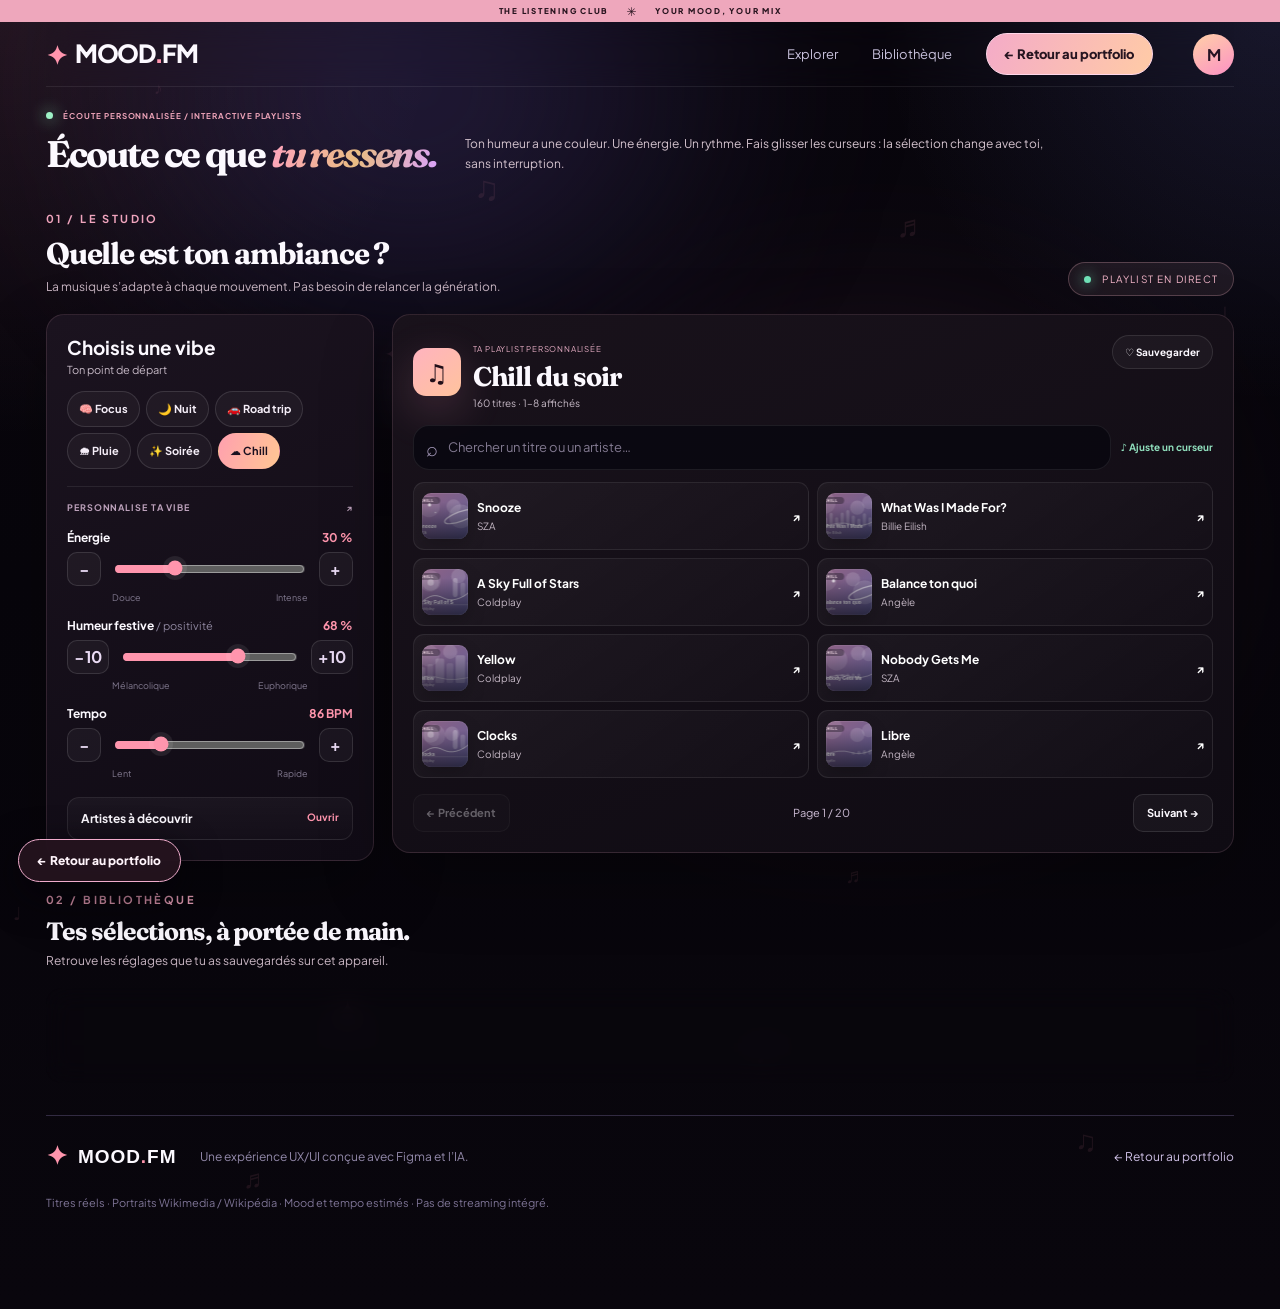
<file: moodfm/index.html>
<!doctype html>
<html lang="fr">
<head>
<meta charset="utf-8"><meta name="viewport" content="width=device-width, initial-scale=1">
<meta name="theme-color" content="#131124"><meta name="description" content="Mood.fm, expérience de playlists génératives : les ambiances se réorganisent instantanément quand tu ajustes les curseurs.">
<title>Mood.fm — Le son qui te ressemble</title>
<link rel="preconnect" href="https://fonts.googleapis.com"><link rel="preconnect" href="https://fonts.gstatic.com" crossorigin><link href="https://fonts.googleapis.com/css2?family=Fraunces:opsz,wght@9..144,600;9..144,700&family=Plus+Jakarta+Sans:wght@400;500;600;700;800&display=swap" rel="stylesheet">
<link rel="stylesheet" href="app.css?v=compact-20261116"><script src="tracks.js" defer></script><script src="app.js?v=compact-20261116" defer></script><script src="portfolio-return.js" defer></script>
<script>if(new URLSearchParams(location.search).get("preview")==="1")document.documentElement.classList.add("portfolio-preview");</script>
</head>
<body data-mood="chill">
<a class="skip" href="#studio">Aller aux playlists</a>
<div class="ambient ambient-a" aria-hidden="true"></div><div class="ambient ambient-b" aria-hidden="true"></div><div id="note-sky" class="note-sky" aria-hidden="true"></div>
<div class="music-premium-label" aria-hidden="true">THE LISTENING CLUB <span>✳</span> YOUR MOOD, YOUR MIX</div><header class="topbar"><a href="#home" class="logo"><span class="logo-star">✦</span>MOOD<span class="logo-dot">.</span>FM</a><nav aria-label="Navigation"><a href="#studio">Explorer</a><a href="#bibliotheque">Bibliothèque</a><a href="../index.html#projets" data-portfolio-return class="nav-portfolio" aria-label="Retour aux projets du portfolio">← Retour au portfolio</a></nav><div class="avatar" aria-hidden="true">M</div></header>
<a href="../index.html#projets" data-portfolio-return class="mood-return-floating" aria-label="Retour aux projets du portfolio">← Retour au portfolio</a>
<main>
<section class="intro wrap" id="home">
 <div class="intro-copy"><div class="eyebrow"><span class="online"></span> ÉCOUTE PERSONNALISÉE / INTERACTIVE PLAYLISTS</div><h1>Écoute ce que<br><em>tu ressens.</em></h1><p>Ton humeur a une couleur. Une énergie. Un rythme. Fais glisser les curseurs : la sélection change avec toi, sans interruption.</p><a href="#studio" class="primary-link">Trouver ma vibe <span>↗</span></a><div class="hero-meta"><span>6 ambiances</span><i></i><span>160 vrais morceaux sélectionnés</span><i></i><span>Mix instantané</span></div></div>
 <div class="hero-art" aria-label="Illustration musicale avec notes et carte de playlist"><span class="art-halo"></span><div class="art-disc disc-a"></div><div class="art-disc disc-b"></div><div class="record"><div class="record-center">✦</div></div><span class="hero-note note-a">♫</span><span class="hero-note note-b">♪</span><div class="now-card"><span class="tiny-purple">TON UNIVERS</span><strong>Émotions en fréquence.</strong><p>Une playlist qui ne reste jamais figée.</p><div class="bars" aria-hidden="true"><i></i><i></i><i></i><i></i><i></i><i></i><i></i><i></i><i></i><i></i><i></i><i></i></div></div></div>
</section>
<section class="studio wrap" id="studio" aria-label="Générateur de playlists"><div class="section-kicker">01 / LE STUDIO</div><div class="section-header"><div><h2>Quelle est ton ambiance ?</h2><p>La musique s’adapte à chaque mouvement. Pas besoin de relancer la génération.</p></div><div class="live-indicator"><span></span> PLAYLIST EN DIRECT</div></div>
<div class="studio-layout">
 <aside class="controls"><div class="control-top"><h3>Choisis une vibe</h3><p>Ton point de départ</p></div><div id="mood-pills" class="mood-pills" role="group" aria-label="Choisir une ambiance">
  <button type="button" data-preset="focus">🧠 Focus</button><button type="button" data-preset="nuit">🌙 Nuit</button><button type="button" data-preset="roadtrip">🚗 Road trip</button><button type="button" data-preset="pluie">🌧 Pluie</button><button type="button" data-preset="soiree">✨ Soirée</button><button type="button" data-preset="chill" class="active" aria-pressed="true">☁ Chill</button>
 </div><div class="settings-label">PERSONNALISE TA VIBE <span>↗</span></div>
 <div class="range-setting"><div class="range-head"><label for="energy">Énergie</label><output for="energy" id="energy-out">30 %</output></div><div class="range-with-step"><button class="step" data-var="energy" data-delta="-10" aria-label="Diminuer l'énergie de 10 pour cent">−</button><input type="range" min="0" max="100" value="30" id="energy" step="1"><button class="step" data-var="energy" data-delta="10" aria-label="Augmenter l'énergie de 10 pour cent">+</button></div><div class="range-foot"><span>Douce</span><span>Intense</span></div></div>
 <div class="range-setting"><div class="range-head"><label for="positivity">Humeur festive <span class="mini" id="mood-help">/ positivité</span></label><output for="positivity" id="positivity-out">68 %</output></div><div class="range-with-step"><button class="step" data-var="positivity" data-delta="-10" aria-label="Diminuer l'humeur festive de 10 pour cent">−10</button><input type="range" min="0" max="100" value="68" id="positivity" step="1"><button class="step" data-var="positivity" data-delta="10" aria-label="Augmenter l'humeur festive de 10 pour cent">+10</button></div><div class="range-foot"><span>Mélancolique</span><span>Euphorique</span></div></div>
 <div class="range-setting"><div class="range-head"><label for="tempo">Tempo</label><output for="tempo" id="tempo-out">86 BPM</output></div><div class="range-with-step"><button class="step" data-var="tempo" data-delta="-10" aria-label="Diminuer le tempo de 10 BPM">−</button><input type="range" min="60" max="180" value="86" id="tempo" step="1"><button class="step" data-var="tempo" data-delta="10" aria-label="Augmenter le tempo de 10 BPM">+</button></div><div class="range-foot"><span>Lent</span><span>Rapide</span></div></div>
 <div class="control-footer"><span class="control-sparkle">✧</span><div><strong>Tout change en direct.</strong><p>Même +10 % d'humeur festive suffit à réorganiser les morceaux.</p></div></div>
 <details class="artist-board"><summary>Artistes à découvrir <span>Ouvrir</span></summary><div class="artist-board-head"><div><span class="artist-kicker">À DÉCOUVRIR</span><h4>Artistes qui collent à ta vibe</h4><p>Des profils à creuser selon ta bibliothèque et la sélection active.</p></div></div><div class="artist-stats"><div><span>Vibe active</span><strong id="library-mood-label">Chill</strong></div><div><span>Morceaux visibles</span><strong id="library-visible">8</strong></div><div><span>Artistes liés</span><strong id="artist-count">0</strong></div></div><div id="artist-grid" class="artist-grid"></div></details>
 </aside>
 <div class="playlist-panel" aria-live="off"><div class="playlist-head"><div class="playlist-logo">♫</div><div><span class="playlist-label">TA PLAYLIST PERSONNALISÉE</span><h3 id="playlist-title">Chill du soir</h3><div id="playlist-summary" class="playlist-summary">160 vrais titres</div></div><button id="save-playlist" class="save-button" type="button" aria-label="Sauvegarder la sélection courante">♡ Sauvegarder</button></div>
 <div class="playlist-tools"><div class="search"><span aria-hidden="true">⌕</span><input id="search-tracks" type="search" placeholder="Chercher un titre ou un artiste…" aria-label="Filtrer les morceaux"></div><div class="updated" id="updated-status" role="status" aria-live="polite">♪ Ajuste un curseur</div></div>
 <div class="tracks" id="tracks" aria-label="Morceaux recommandés"></div><nav class="load-zone playlist-pagination" aria-label="Pages de morceaux"><button id="page-previous" type="button" disabled>← Précédent</button><span id="page-status" role="status" aria-live="polite">Page 1</span><button id="load-more" type="button">Suivant →</button></nav>
 </div>
</div></section>
<section class="discover wrap" id="bibliotheque"><div class="section-kicker">02 / BIBLIOTHÈQUE</div><div class="section-header"><div><h2>Tes sélections, à portée de main.</h2><p>Retrouve les réglages que tu as sauvegardés sur cet appareil.</p></div></div><div class="mood-cards" id="mood-cards"><button data-preset="focus" class="mood-card focus"><span>✦</span><strong>Focus</strong><small>Pour avancer</small></button><button data-preset="nuit" class="mood-card nuit"><span>☾</span><strong>Nuit</strong><small>Après minuit</small></button><button data-preset="roadtrip" class="mood-card roadtrip"><span>➵</span><strong>Road trip</strong><small>En mouvement</small></button><button data-preset="pluie" class="mood-card pluie"><span>☂</span><strong>Pluie</strong><small>Ralentir</small></button><button data-preset="soiree" class="mood-card soiree"><span>✳</span><strong>Soirée</strong><small>Tout donner</small></button><button data-preset="chill" class="mood-card chill"><span>♫</span><strong>Chill</strong><small>Se poser</small></button></div><div id="saved-area" class="saved-area"><div><strong>Ta bibliothèque</strong><p id="saved-message">Tes sélections sauvegardées apparaîtront ici.</p></div><button id="view-saved" type="button" class="outline-btn">Voir mes sélections ↗</button></div></section>
</main>
<footer class="footer"><a class="logo" href="#home"><span class="logo-star">✦</span>MOOD<span class="logo-dot">.</span>FM</a><p>Une expérience UX/UI conçue avec Figma et l’IA.</p><a href="../index.html#projets" data-portfolio-return>← Retour au portfolio</a><small>Titres réels · Portraits Wikimedia / Wikipédia · Mood et tempo estimés · Pas de streaming intégré.</small></footer>
<div id="mini-player" class="mini-player" aria-label="Sélection visuelle de morceau" hidden>
  <div class="player-art" id="player-art" aria-hidden="true">♫</div>
  <div class="player-info"><span id="player-label">DÉCOUVERTE MUSICALE · DÉMO VISUELLE</span><strong id="player-title">Choisis un morceau</strong><small id="player-artist">Artiste du prototype</small></div>
  <div class="player-progress" aria-hidden="true"><span></span></div>
  <div class="player-controls"><button id="player-prev" type="button" aria-label="Morceau précédent">⏮</button><button id="player-toggle" type="button" aria-label="Mettre en pause ou reprendre l'animation">Ⅱ</button><button id="player-next" type="button" aria-label="Morceau suivant">⏭</button></div>
  <p>ANIMATION SEULEMENT · PAS D’AUDIO</p><button id="player-close" class="player-close" type="button" aria-label="Masquer le mini-lecteur">×</button>
</div>
<dialog id="track-modal"><button id="close-track" class="close-track" aria-label="Fermer">×</button><div class="detail-icon" id="detail-icon">♫</div><span class="eyebrow">DÉTAIL DU MORCEAU / DÉMONSTRATION</span><h2 id="detail-title"></h2><p id="detail-artist"></p><div id="detail-data" class="detail-data"></div><img id="detail-artist-photo" class="detail-artist-photo" alt="Portrait de l’artiste" hidden>
<a id="artist-source-link" href="https://en.wikipedia.org/" target="_blank" rel="noopener noreferrer" class="artist-credit-link">Source de la photo d’artiste ↗</a>
<a id="listen-real-track" href="https://open.spotify.com" class="listen-real-track" target="_blank" rel="noopener noreferrer">Rechercher le morceau sur Spotify ↗</a>
<p class="demo-notice">Les titres et artistes sont réels. Les niveaux d’énergie, de positivité et de tempo sont des estimations de design. Les photos proviennent de Wikipédia / Wikimedia Commons ; le lien ouvre une recherche Spotify, sans lecture audio intégrée.</p></dialog>
<script src="../cursor-glow.js" defer></script>
<script src="../matrix/jeu/return.js?v=1" defer></script>
</body></html>
</file>
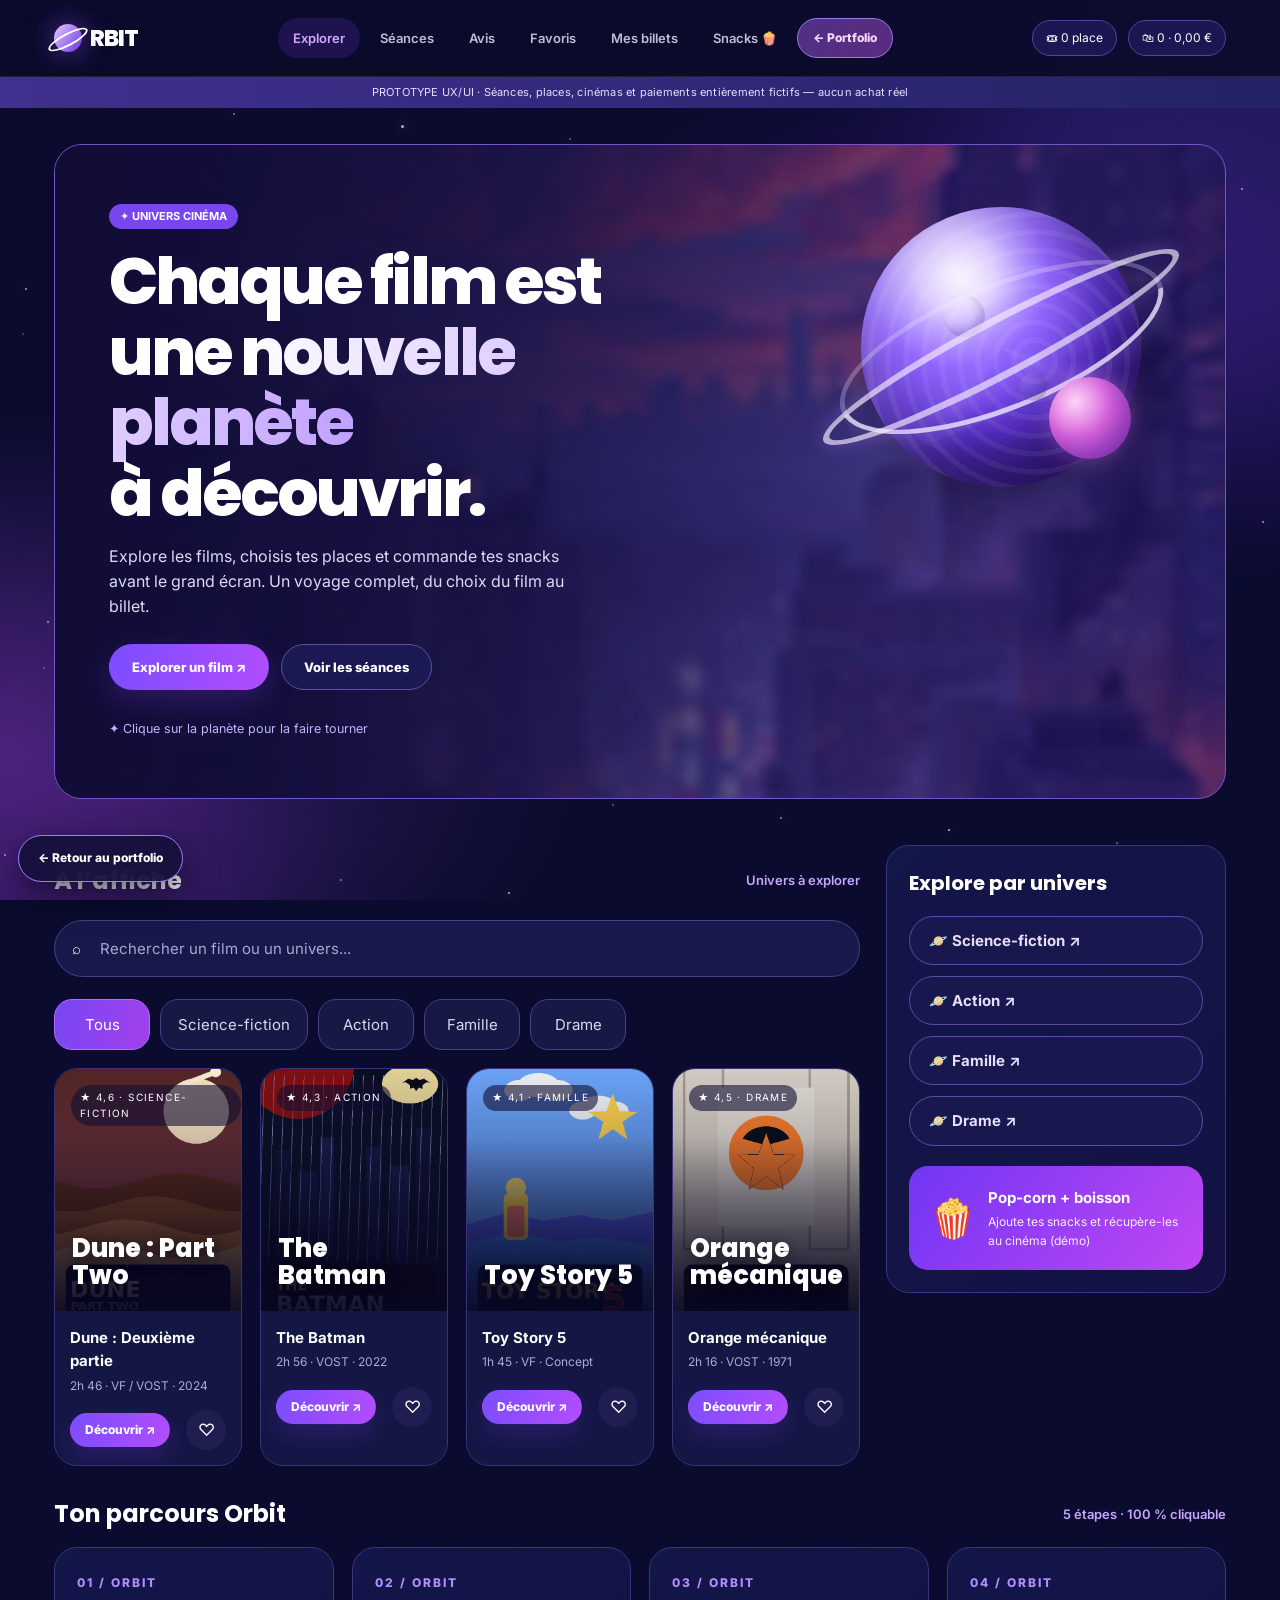
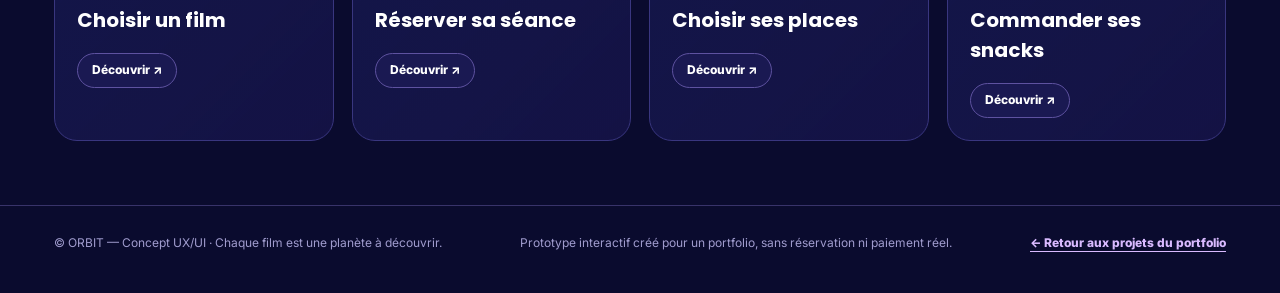
<file: orbit/index.html>
<!doctype html>
<html lang="fr">
<head>
  <meta charset="UTF-8" />
  <meta name="viewport" content="width=device-width,initial-scale=1" />
  <meta name="theme-color" content="#0A0B2E" />
  <meta name="description" content="ORBIT — expérience cinéma immersive. Prototype interactif : films, séances, places, pop-corn et billets." />
  <title>ORBIT — Chaque film est une planète</title>
  <link rel="icon" href="assets/orbit.svg" type="image/svg+xml" />
  <link rel="stylesheet" href="styles.css" />
</head>
<body>
  <div class="cosmos" aria-hidden="true"><div class="nebula nebula-a"></div><div class="nebula nebula-b"></div><div class="star-field" id="star-field"></div><div id="shooting-layer"></div></div>
  <div id="cursor-trail" aria-hidden="true"></div>
  <div id="app"></div>
  <div id="toast" class="toast" role="status" aria-live="polite"></div>
  <script src="app.js" defer></script>
<script src="../cursor-glow.js" defer></script>
<script src="../matrix/jeu/return.js?v=1" defer></script>
</body>
</html>
</file>
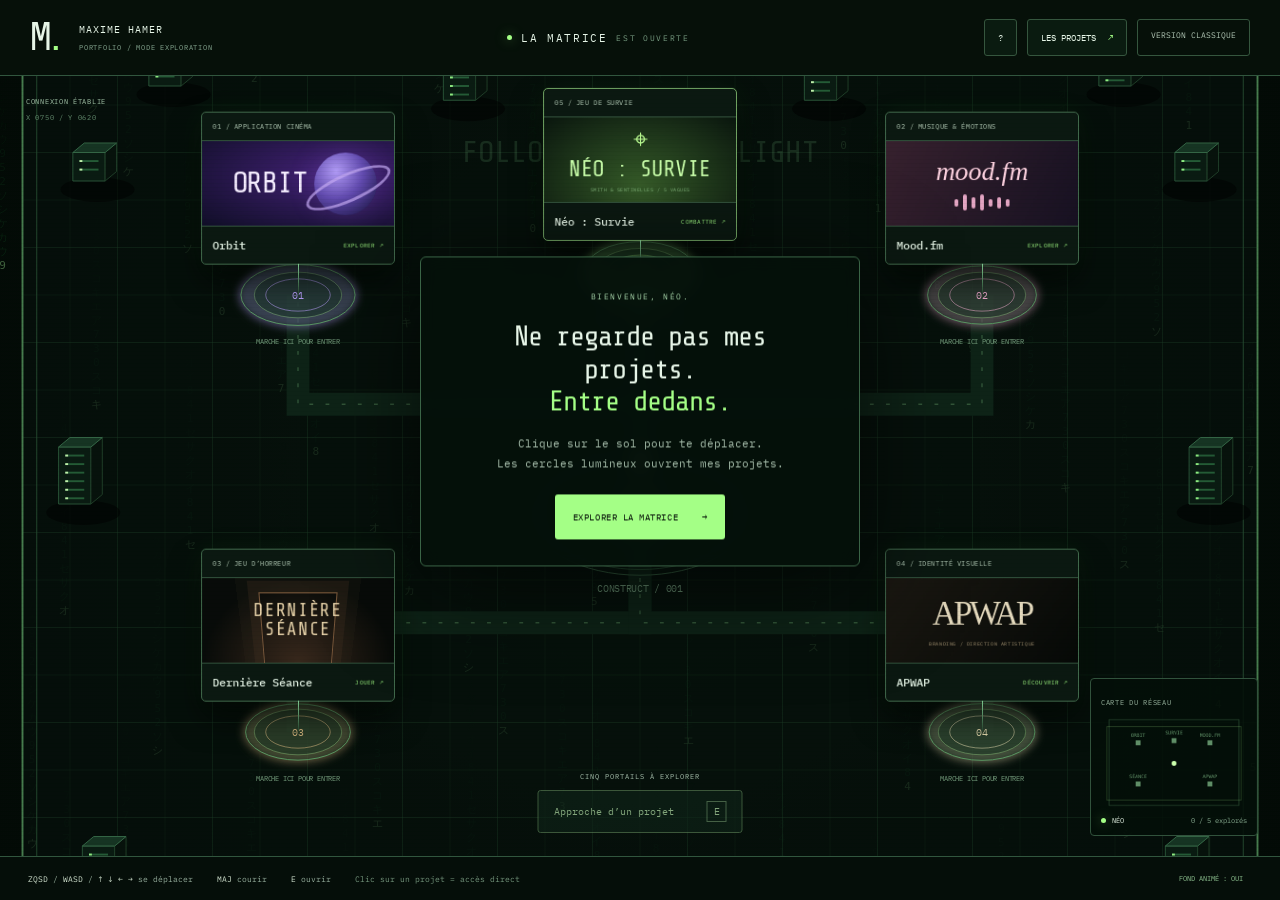
<file: matrix/jeu/index.html>
<!doctype html>
<html lang="fr">
<head>
<meta charset="utf-8"><meta name="viewport" content="width=device-width,initial-scale=1,viewport-fit=cover"><meta name="theme-color" content="#030906">
<title>La Matrice — Portfolio jouable de Maxime Hamer</title>
<meta name="description" content="Incarne Néo et explore les projets de Maxime Hamer dans un portfolio jouable inspiré de Matrix. Orbit, Mood.fm, Dernière Séance, APWAP et Néo : Survie.">
<link rel="icon" href="../favicon.svg"><link rel="preconnect" href="https://fonts.googleapis.com"><link rel="preconnect" href="https://fonts.gstatic.com" crossorigin><link href="https://fonts.googleapis.com/css2?family=IBM+Plex+Mono:wght@400;500;600&family=Share+Tech+Mono&display=swap" rel="stylesheet">
<link rel="stylesheet" href="game.css?v=2"><script src="game.js?v=2" defer></script>
</head>
<body>
<header class="topbar"><a class="brand" href="../"><b>M<span>.</span></b><span>MAXIME HAMER<small>PORTFOLIO / MODE EXPLORATION</small></span></a><div class="world-title"><i></i> LA MATRICE <span>EST OUVERTE</span></div><nav><button id="help-button" type="button" aria-label="Voir les commandes">?</button><button id="directory-button" type="button">LES PROJETS <span>↗</span></button><a href="../" class="classic-link">VERSION CLASSIQUE</a></nav></header>
<main id="game-shell">
<canvas id="world" tabindex="0" aria-label="Matrice jouable. Déplace Néo avec les flèches, ZQSD ou WASD. Marche sur un cercle lumineux ou clique sur un projet pour l’ouvrir." aria-describedby="instructions"></canvas>
<div class="scanlines" aria-hidden="true"></div>
<div id="portals" aria-label="Destinations de la Matrice">
<a class="portal orbit" data-project="orbit" href="../../orbit/index.html?from=matrix-game#/home"><span class="portal-number">01 / APPLICATION CINÉMA</span><span class="portal-art art-orbit" aria-hidden="true"><i></i><b>ORBIT</b></span><span class="portal-bottom"><strong>Orbit</strong><span>EXPLORER ↗</span></span></a>
<a class="portal mood" data-project="mood" href="../../moodfm/index.html?from=matrix-game"><span class="portal-number">02 / MUSIQUE & ÉMOTIONS</span><span class="portal-art art-mood" aria-hidden="true"><b>mood.fm</b><span><i></i><i></i><i></i><i></i><i></i><i></i><i></i></span></span><span class="portal-bottom"><strong>Mood.fm</strong><span>EXPLORER ↗</span></span></a>
<a class="portal seance" data-project="seance" href="../../derniere-seance/index.html?from=matrix-game"><span class="portal-number">03 / JEU D’HORREUR</span><span class="portal-art art-seance" aria-hidden="true"><i></i><b>DERNIÈRE<br>SÉANCE</b></span><span class="portal-bottom"><strong>Dernière Séance</strong><span>JOUER ↗</span></span></a>
<a class="portal apwap" data-project="apwap" href="../../projets/apwap.html?from=matrix-game"><span class="portal-number">04 / IDENTITÉ VISUELLE</span><span class="portal-art art-apwap" aria-hidden="true"><b>APWAP</b><span>BRANDING / DIRECTION ARTISTIQUE</span></span><span class="portal-bottom"><strong>APWAP</strong><span>DÉCOUVRIR ↗</span></span></a>
<a class="portal survival" data-project="survival" href="survie/"><span class="portal-number">05 / JEU DE SURVIE</span><span class="portal-art art-survival" aria-hidden="true"><i>⌖</i><b>NÉO : SURVIE</b><span>SMITH & SENTINELLES / 5 VAGUES</span></span><span class="portal-bottom"><strong>Néo : Survie</strong><span>COMBATTRE ↗</span></span></a>
</div>
<div class="intro-hint" id="intro-hint"><span>BIENVENUE, NÉO.</span><h1>Ne regarde pas mes projets.<br><em>Entre dedans.</em></h1><p>Clique sur le sol pour te déplacer.<br>Les cercles lumineux ouvrent mes projets.</p><button id="start-button" type="button">EXPLORER LA MATRICE <span>→</span></button></div>
<div class="coordinates" aria-hidden="true"><span>CONNEXION ÉTABLIE</span><b id="position-label">X 0750 / Y 0620</b></div>
<aside class="minimap"><span>CARTE DU RÉSEAU</span><canvas id="map" width="180" height="120" role="img" aria-label="Carte : Orbit en haut à gauche, Mood.fm en haut à droite, Dernière Séance en bas à gauche, APWAP en bas à droite et Néo : Survie au centre."></canvas><div><i></i> NÉO <span id="visited-count">0 / 5 explorés</span></div></aside>
<div class="touch-controls" aria-label="Commandes tactiles"><button class="pad up" data-direction="up" aria-label="Avancer">↑</button><button class="pad left" data-direction="left" aria-label="Aller à gauche">←</button><button class="pad down" data-direction="down" aria-label="Reculer">↓</button><button class="pad right" data-direction="right" aria-label="Aller à droite">→</button></div>
<div class="context-action"><span id="nearby-label">CINQ PORTAILS À EXPLORER</span><button id="interact-button" type="button" disabled>Approche d’un projet <span>E</span></button></div>
<div id="transfer" hidden><span>CONNEXION AU PROJET</span><strong id="transfer-name"></strong><div class="transfer-track"><i id="transfer-progress"></i></div><button id="cancel-transfer" type="button">Annuler · Échap</button></div>
<div class="sr-only" id="game-status" role="status" aria-live="polite"></div>
</main>
<footer id="instructions"><span><kbd>ZQSD</kbd> / <kbd>WASD</kbd> / <kbd>↑ ↓ ← →</kbd> se déplacer</span><span><kbd>MAJ</kbd> courir</span><span><kbd>E</kbd> ouvrir</span><span class="footer-tip">Clic sur un projet = accès direct</span><button id="motion-button" type="button" aria-pressed="true">FOND ANIMÉ : OUI</button></footer>
<dialog id="directory"><div class="dialog-top"><span>~/matrice/projets</span><button type="button" data-close aria-label="Fermer les projets">×</button></div><h2>Choisis ton univers.</h2><p>Accède directement aux projets ou rejoins leurs portails dans la Matrice.</p><div class="directory-links"><a data-project="orbit" href="../../orbit/index.html?from=matrix-game#/home"><span>01</span><strong>Orbit</strong><small>Application cinéma</small><b>↗</b></a><a data-project="mood" href="../../moodfm/index.html?from=matrix-game"><span>02</span><strong>Mood.fm</strong><small>Playlists par ambiance</small><b>↗</b></a><a data-project="seance" href="../../derniere-seance/index.html?from=matrix-game"><span>03</span><strong>Dernière Séance</strong><small>Jeu d’horreur</small><b>↗</b></a><a data-project="apwap" href="../../projets/apwap.html?from=matrix-game"><span>04</span><strong>APWAP</strong><small>Identité visuelle</small><b>↗</b></a><a data-project="survival" href="survie/"><span>05</span><strong>Néo : Survie</strong><small>Jeu de tir · Smith & Sentinelles</small><b>↗</b></a></div><a class="dialog-classic" href="../">Lire mon portfolio classique →</a></dialog>
<dialog id="help"><div class="dialog-top"><span>GUIDE DE CONNEXION</span><button type="button" data-close aria-label="Fermer les commandes">×</button></div><h2>Tu es Néo.</h2><p>Explore la place numérique et entre dans mes cinq univers.</p><ul><li><b>Déplacement :</b> flèches, ZQSD ou WASD. Maj pour courir.</li><li><b>Souris :</b> clique sur le sol pour marcher jusqu’au point choisi.</li><li><b>Projets :</b> clique sur leur enseigne, appuie sur E à proximité ou marche sur le cercle lumineux.</li><li><b>Mobile :</b> utilise les quatre boutons directionnels ou touche le sol.</li><li><b>Retour :</b> utilise « Retour à la Matrice » depuis le projet.</li></ul><p class="help-note">La place te permet de découvrir le portfolio. Entre dans « Néo : Survie » pour affronter les agents et les robots.</p></dialog>
<noscript><p class="no-js">JavaScript est nécessaire pour déplacer Néo. <a href="../">Ouvrir le portfolio classique</a>.</p></noscript>
</body></html>
</file>
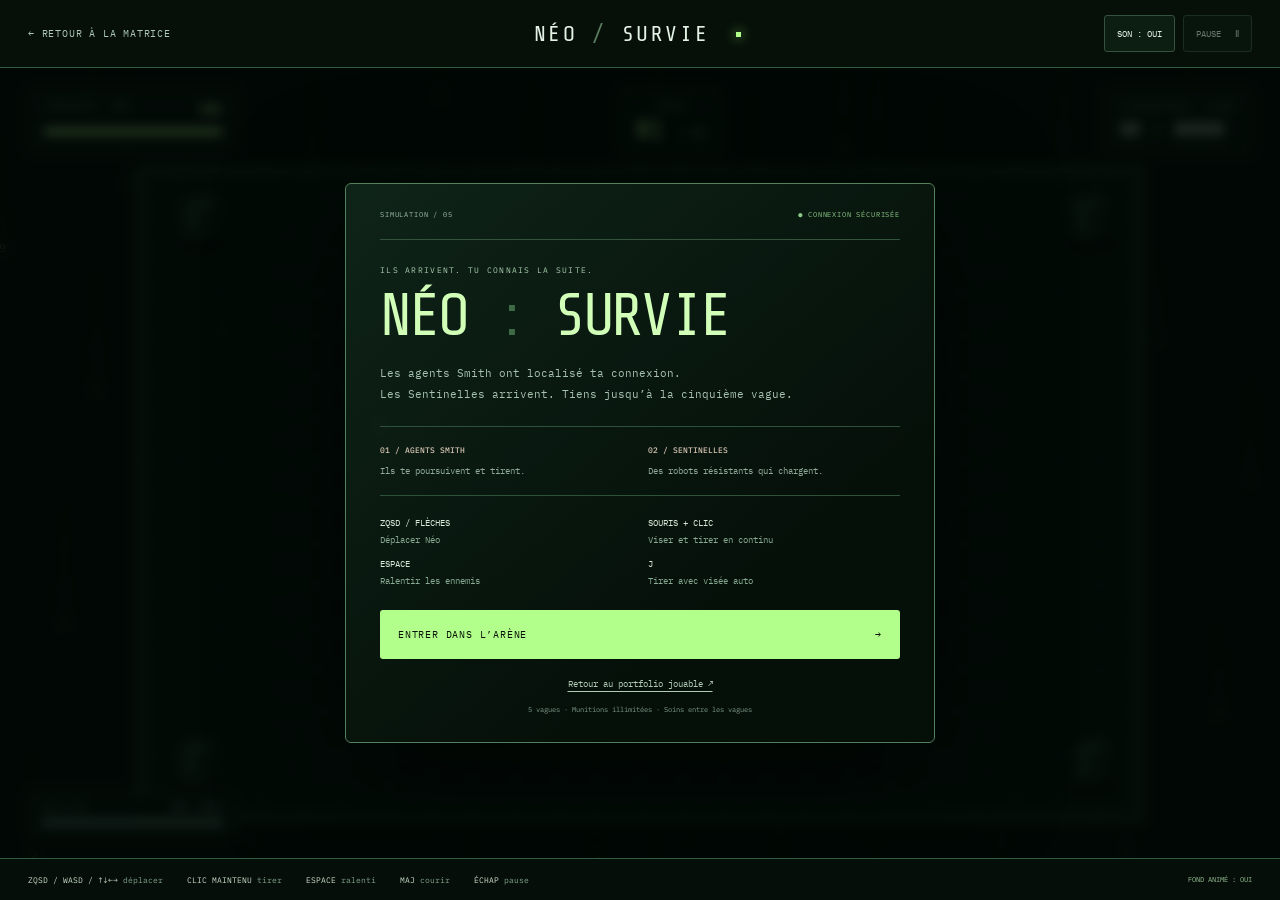
<file: matrix/jeu/survie/index.html>
<!doctype html>
<html lang="fr"><head><meta charset="utf-8"><meta name="viewport" content="width=device-width,initial-scale=1,viewport-fit=cover"><meta name="theme-color" content="#030906"><title>Néo : Survie — La Matrice de Maxime Hamer</title><meta name="description" content="Un jeu de survie Matrix : incarne Néo, affronte les agents Smith et les robots Sentinelles, et survis à cinq vagues."><link rel="icon" href="../../favicon.svg"><link rel="preconnect" href="https://fonts.googleapis.com"><link rel="preconnect" href="https://fonts.gstatic.com" crossorigin><link href="https://fonts.googleapis.com/css2?family=IBM+Plex+Mono:wght@400;500;600&family=Share+Tech+Mono&display=swap" rel="stylesheet"><link rel="stylesheet" href="styles.css?v=1"><script type="module" src="game.js?v=1"></script></head>
<body>
<header><a class="back" href="../" aria-label="Retour à la Matrice">← <span>RETOUR À LA MATRICE</span></a><div class="identity">NÉO <b>/</b> SURVIE <i></i></div><nav><button id="sound" type="button" aria-pressed="true" aria-label="Désactiver le son">SON : OUI</button><button id="pause" type="button" disabled>PAUSE <span>Ⅱ</span></button></nav></header>
<main id="arena"><canvas id="world" tabindex="0" aria-label="Arène de survie. Déplacements avec ZQSD, WASD ou les flèches. Souris pour viser, clic maintenu pour tirer. J pour tirer avec visée automatique. Espace pour le ralenti." aria-describedby="instructions"></canvas><div class="scanlines" aria-hidden="true"></div>
<section class="hud" aria-label="État de la partie"><div class="health"><span>INTÉGRITÉ / NÉO <b id="health-number">100</b></span><div class="health-track" role="progressbar" aria-label="Vie de Néo" aria-valuemin="0" aria-valuemax="100" aria-valuenow="100"><i id="health-fill"></i></div></div><div class="wave"><span>VAGUE</span><strong id="wave-number">01 <small>/ 05</small></strong></div><div class="score"><span>ÉLIMINATIONS / SCORE</span><strong><b id="kills">00</b><i>/</i><b id="score">00000</b></strong></div></section>
<div id="wave-banner" aria-live="polite"></div><div class="slow-status"><span>BULLET TIME <b id="slow-label">PRÊT · ESPACE</b></span><div><i id="slow-fill"></i></div></div>
<div class="touch-controls" aria-label="Déplacement tactile"><button class="up" data-dir="up" aria-label="Avancer">↑</button><button class="left" data-dir="left" aria-label="Aller à gauche">←</button><button class="down" data-dir="down" aria-label="Reculer">↓</button><button class="right" data-dir="right" aria-label="Aller à droite">→</button></div>
<div class="touch-actions"><button id="slow-touch" type="button" aria-label="Activer le ralenti">RALENTI</button><button id="fire-touch" type="button" aria-label="Tirer sur l’ennemi le plus proche"><span>⌖</span>TIRER</button></div>
<section class="overlay" id="overlay" aria-labelledby="overlay-title"><div class="panel"><div class="panel-top"><span>SIMULATION / 05</span><span class="signal">CONNEXION SÉCURISÉE</span></div><p class="eyebrow" id="overlay-eyebrow">ILS ARRIVENT. TU CONNAIS LA SUITE.</p><h1 id="overlay-title">NÉO<span> : </span>SURVIE</h1><p id="overlay-copy">Les agents Smith ont localisé ta connexion.<br>Les Sentinelles arrivent. Tiens jusqu’à la cinquième vague.</p><div class="enemy-preview" id="enemy-preview"><span><b>01 / AGENTS SMITH</b>Ils te poursuivent et tirent.</span><span><b>02 / SENTINELLES</b>Des robots résistants qui chargent.</span></div><div class="controls-guide" id="controls-guide"><div><kbd>ZQSD / FLÈCHES</kbd><span>Déplacer Néo</span></div><div><kbd>SOURIS + CLIC</kbd><span>Viser et tirer en continu</span></div><div><kbd>ESPACE</kbd><span>Ralentir les ennemis</span></div><div><kbd>J</kbd><span>Tirer avec visée auto</span></div></div><p class="mobile-guide">Flèches à gauche pour bouger. Maintiens TIRER pour viser automatiquement. RALENTI te donne l’avantage.</p><div id="results" hidden></div><button class="primary" id="start" type="button">ENTRER DANS L’ARÈNE <span>→</span></button><button class="secondary" id="restart" type="button" hidden>RECOMMENCER</button><a class="exit" href="../">Retour au portfolio jouable ↗</a><small id="overlay-note">5 vagues · Munitions illimitées · Soins entre les vagues</small></div></section>
<div id="live-status" class="sr-only" role="status" aria-live="polite"></div></main>
<footer id="instructions"><span><kbd>ZQSD / WASD / ↑↓←→</kbd> déplacer</span><span><kbd>CLIC MAINTENU</kbd> tirer</span><span><kbd>ESPACE</kbd> ralenti</span><span><kbd>MAJ</kbd> courir</span><span><kbd>ÉCHAP</kbd> pause</span><button id="motion" type="button" aria-pressed="true">FOND ANIMÉ : OUI</button></footer>
<noscript><p class="no-js">Active JavaScript pour jouer. <a href="../">Retour au portfolio.</a></p></noscript>
</body></html>
</file>
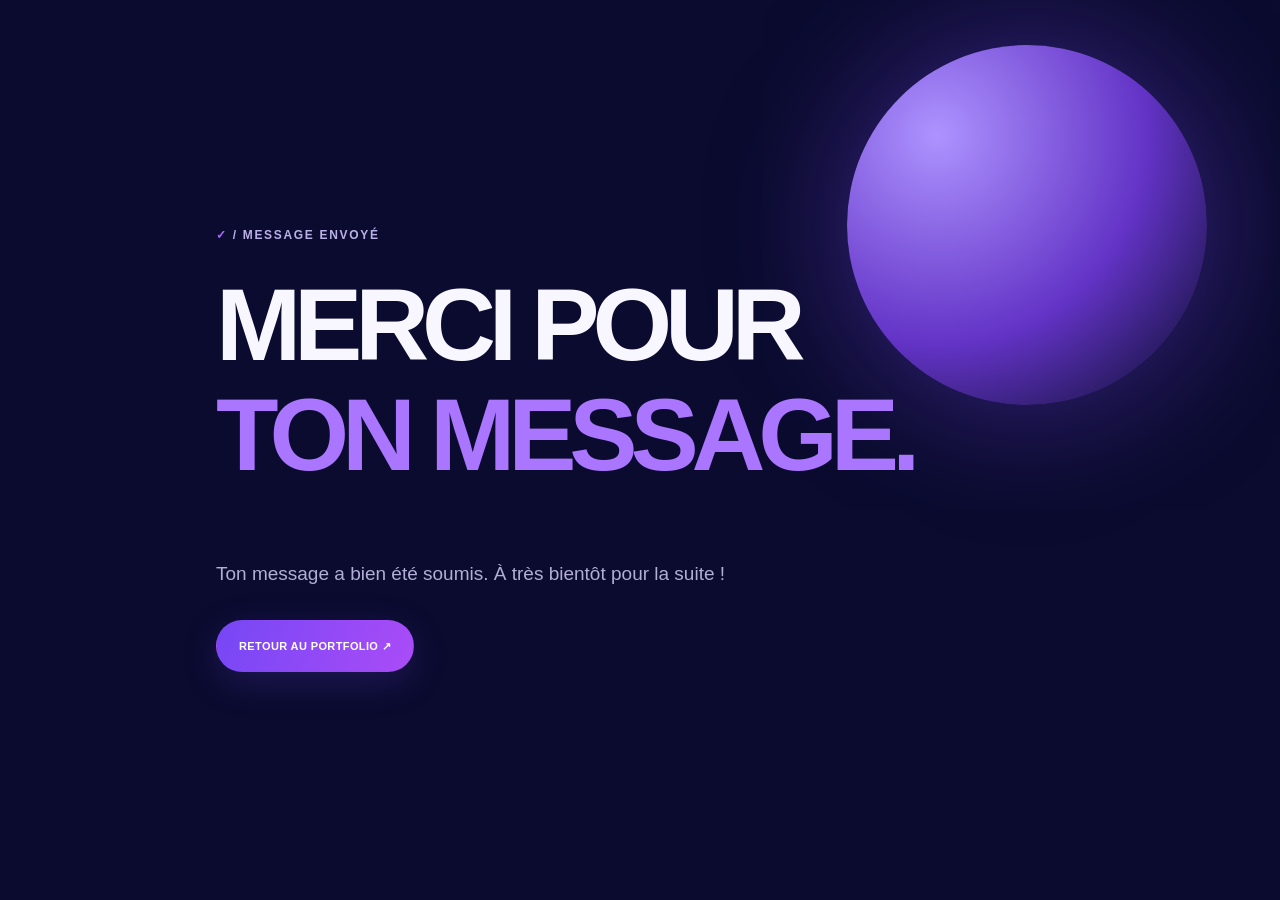
<file: merci.html>
<!doctype html><html lang="fr"><head><meta charset="utf-8"><meta name="viewport" content="width=device-width,initial-scale=1"><meta name="theme-color" content="#0A0B2E"><link rel="stylesheet" href="styles.css"><link rel="icon" href="favicon.svg" type="image/svg+xml"><title>Merci — Maxime Hamer</title></head><body><main class="thanks-page"><div class="thanks-orb" aria-hidden="true"></div><span class="section-number"><span>✓</span> / MESSAGE ENVOYÉ</span><h1>MERCI POUR<br><span>TON MESSAGE.</span></h1><p>Ton message a bien été soumis. À très bientôt pour la suite !</p><a href="/" class="button button-primary">RETOUR AU PORTFOLIO ↗</a></main><script src="cursor-glow.js" defer></script>
</body></html>
</file>
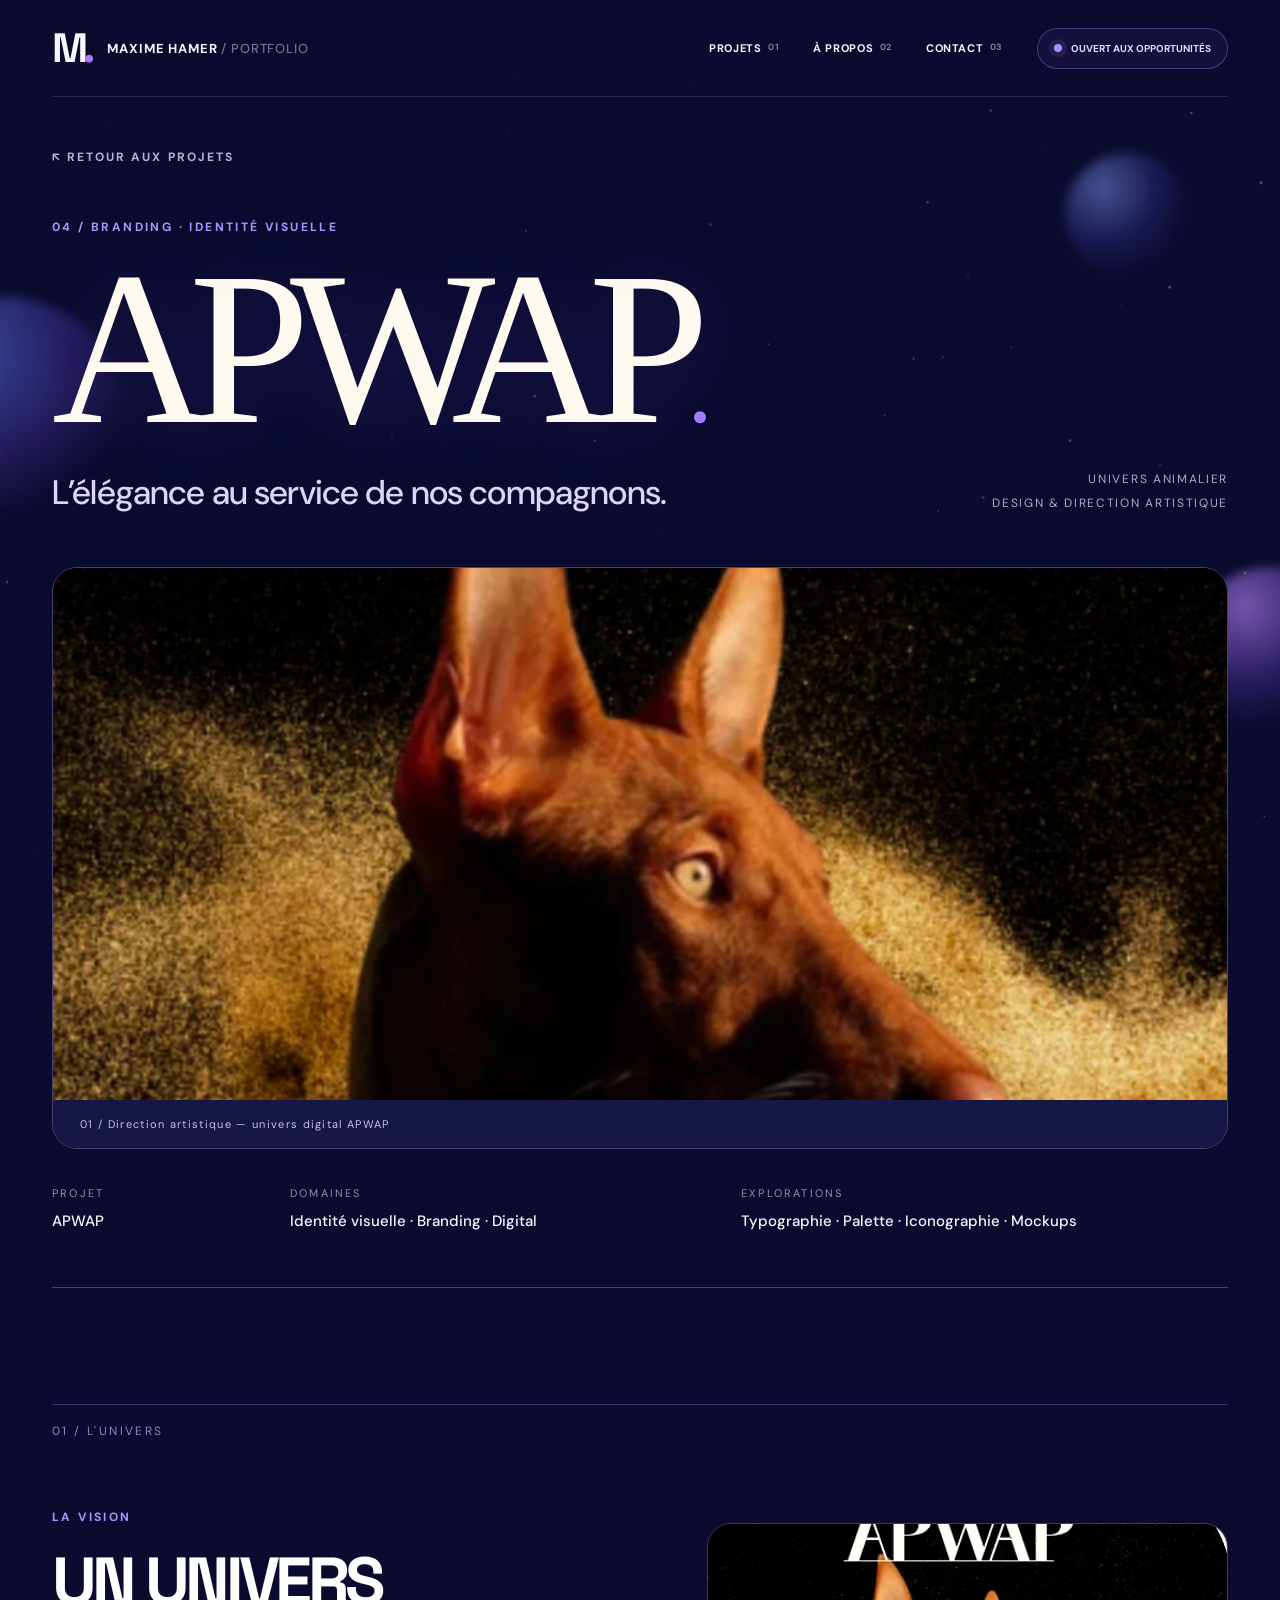
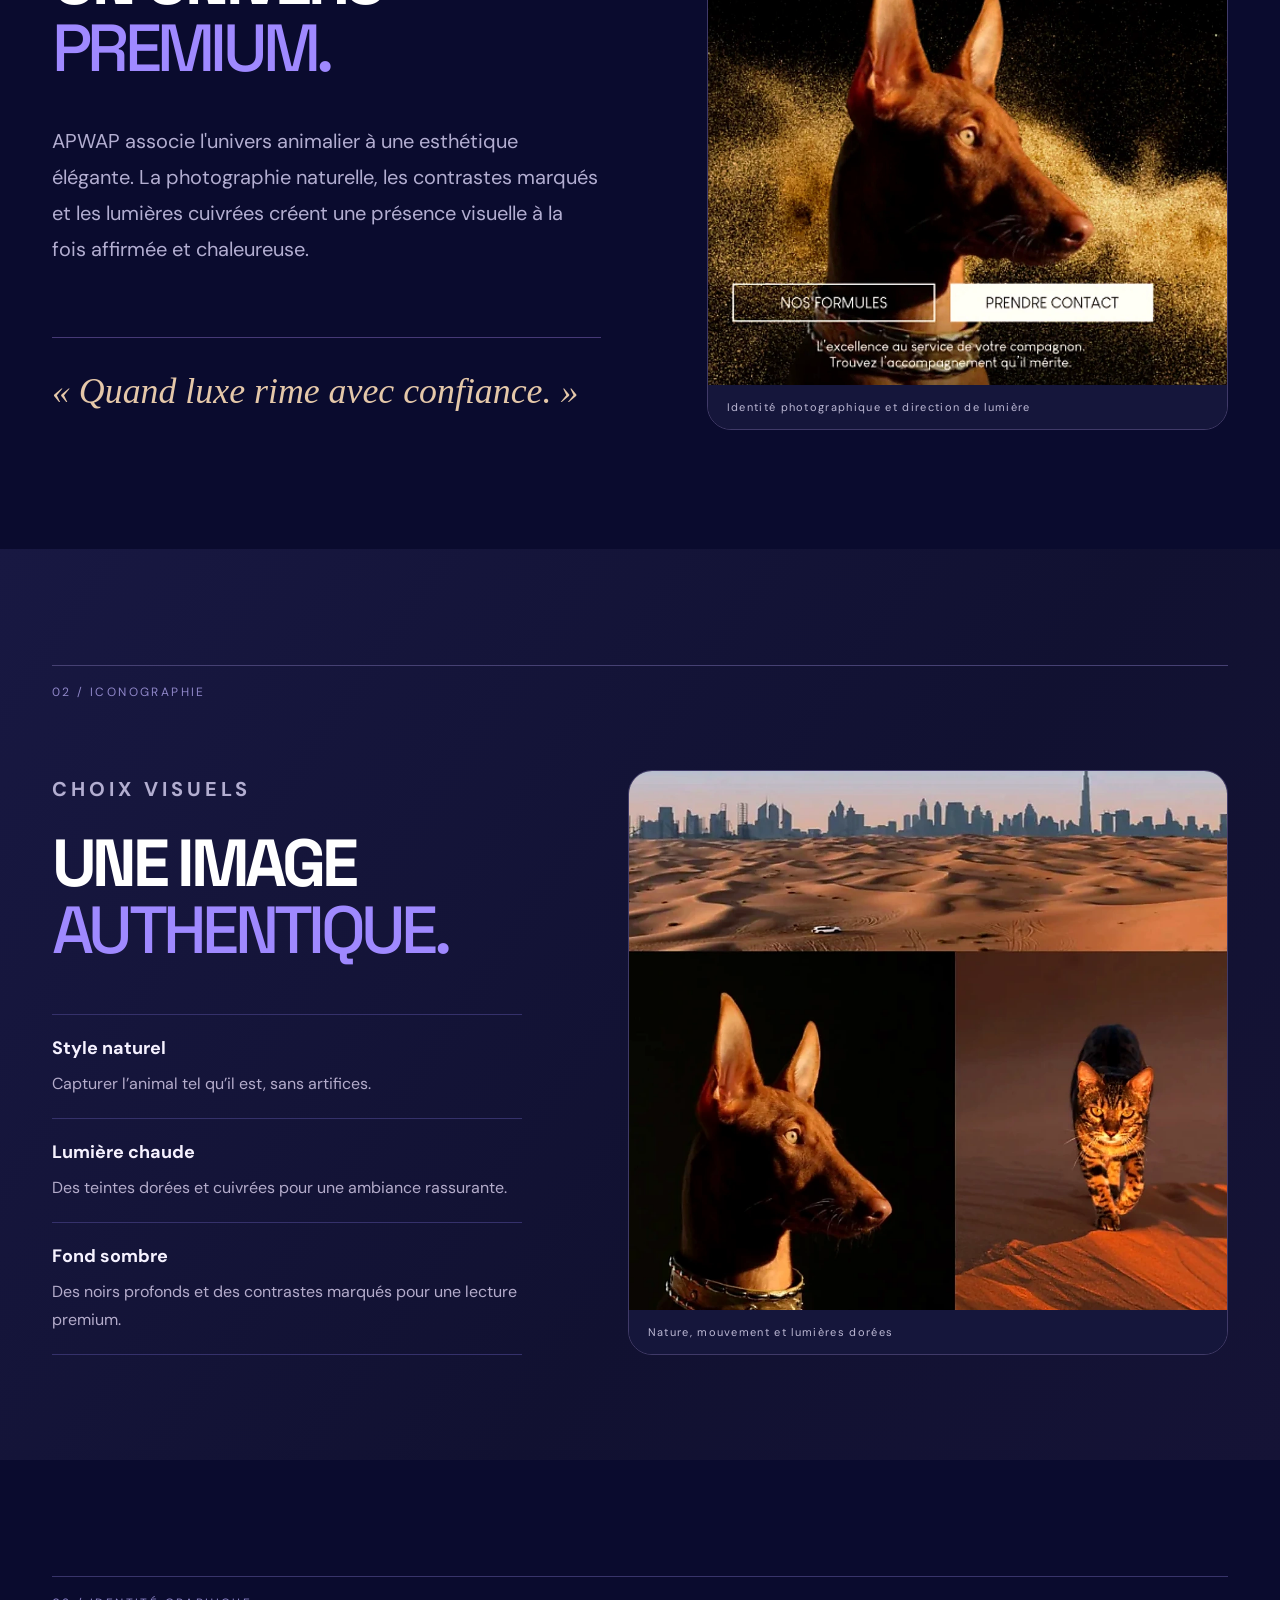
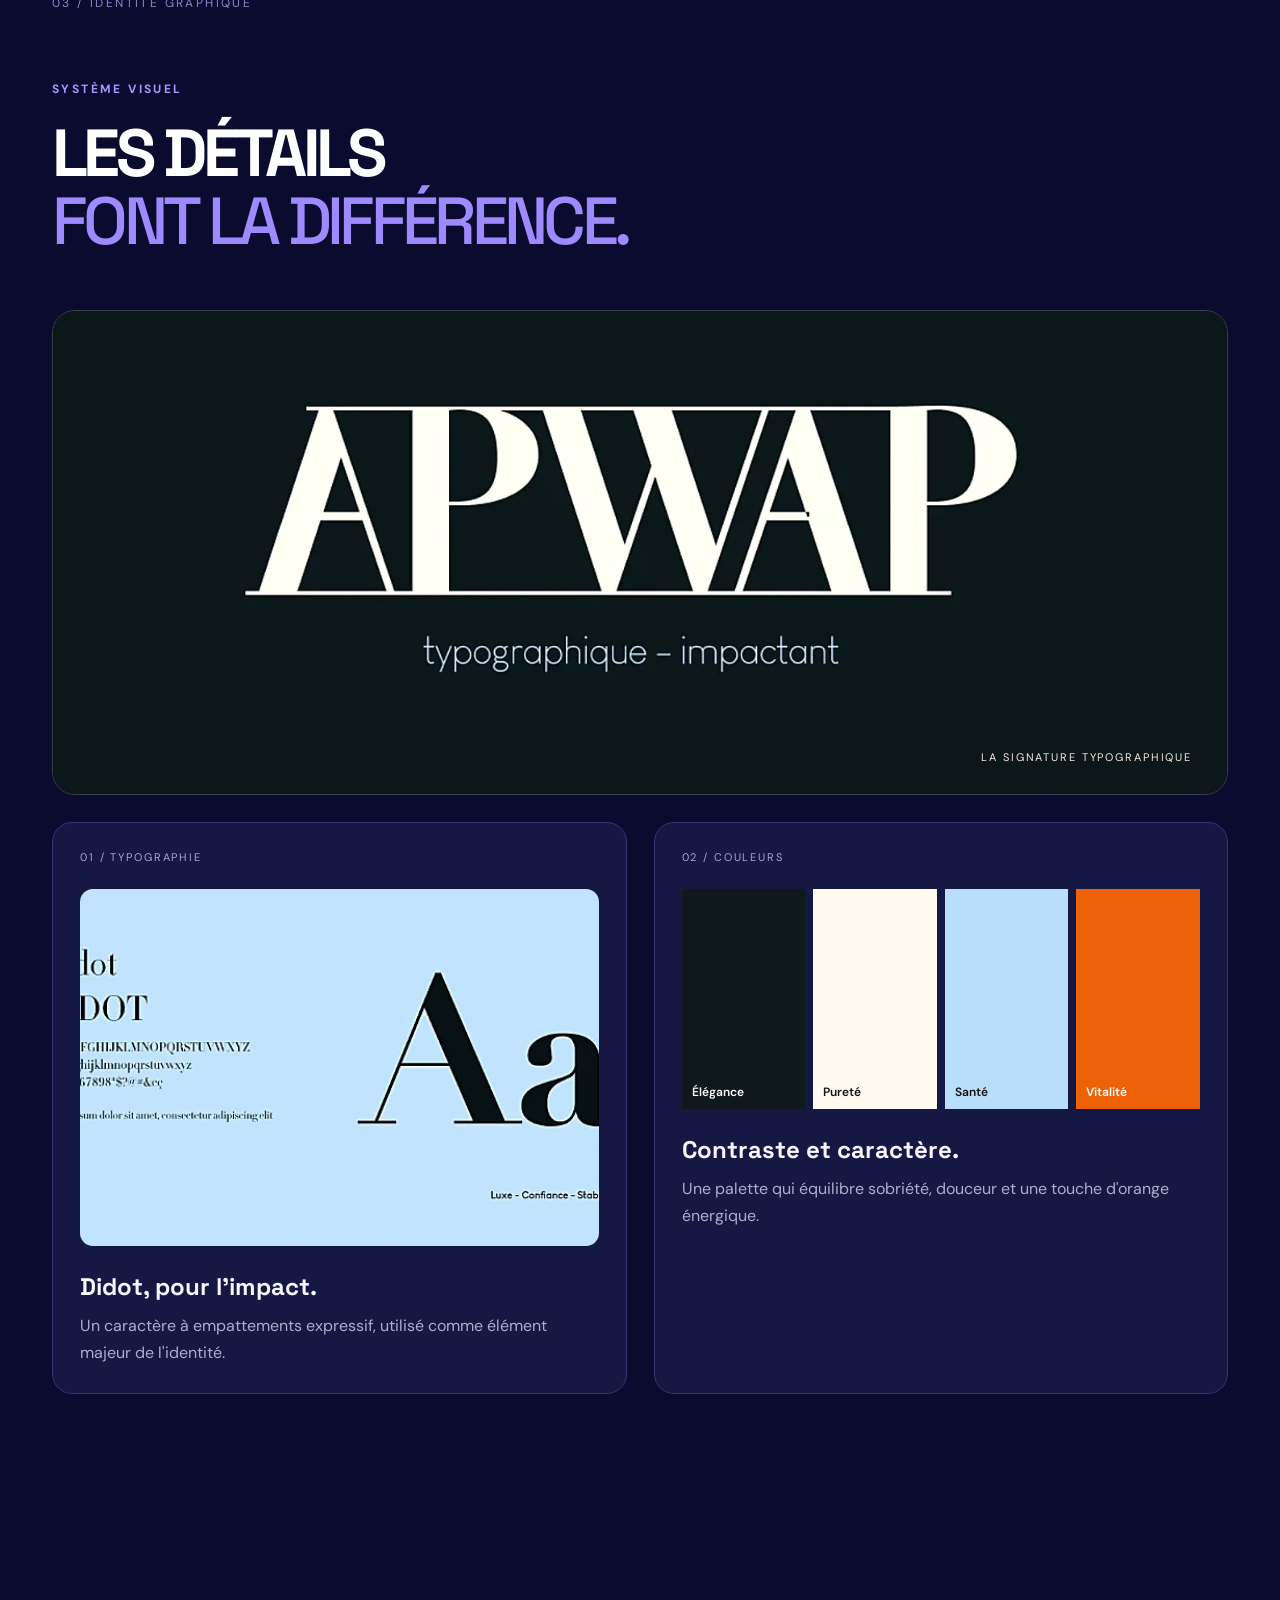
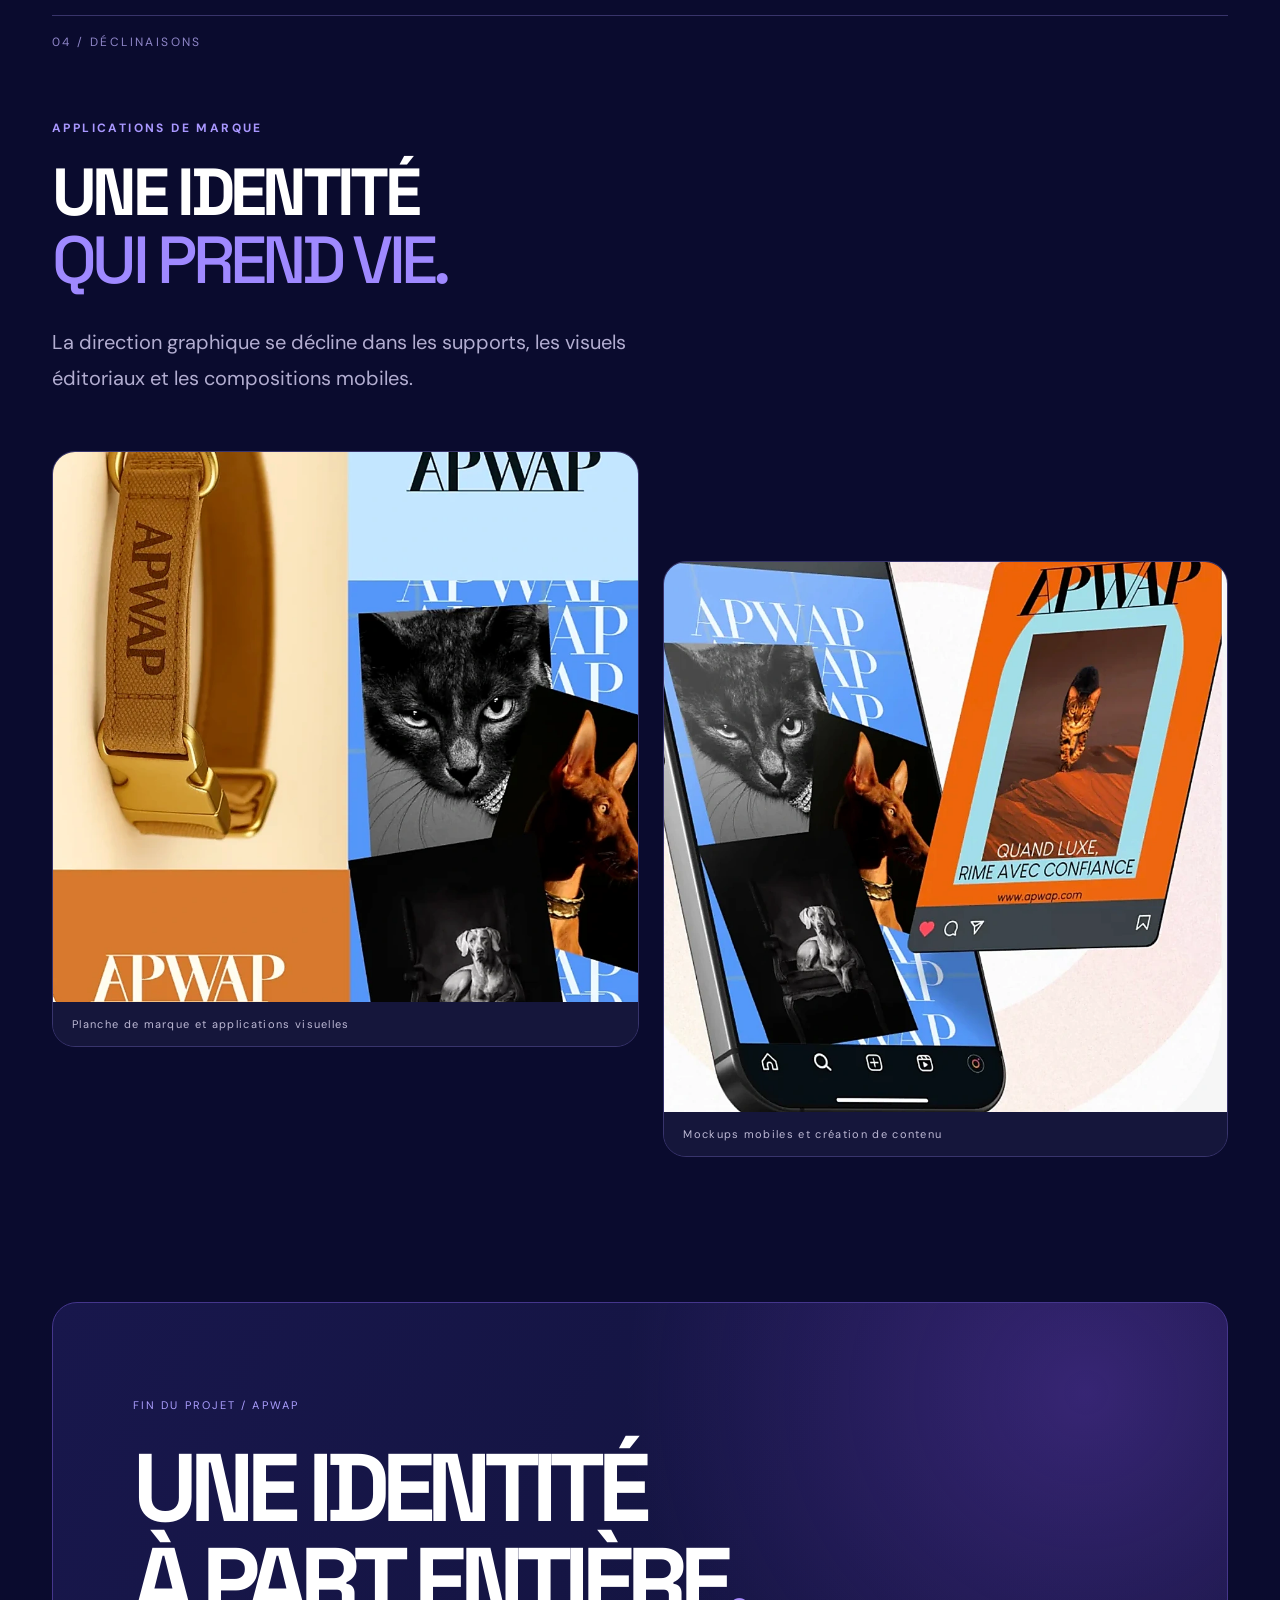
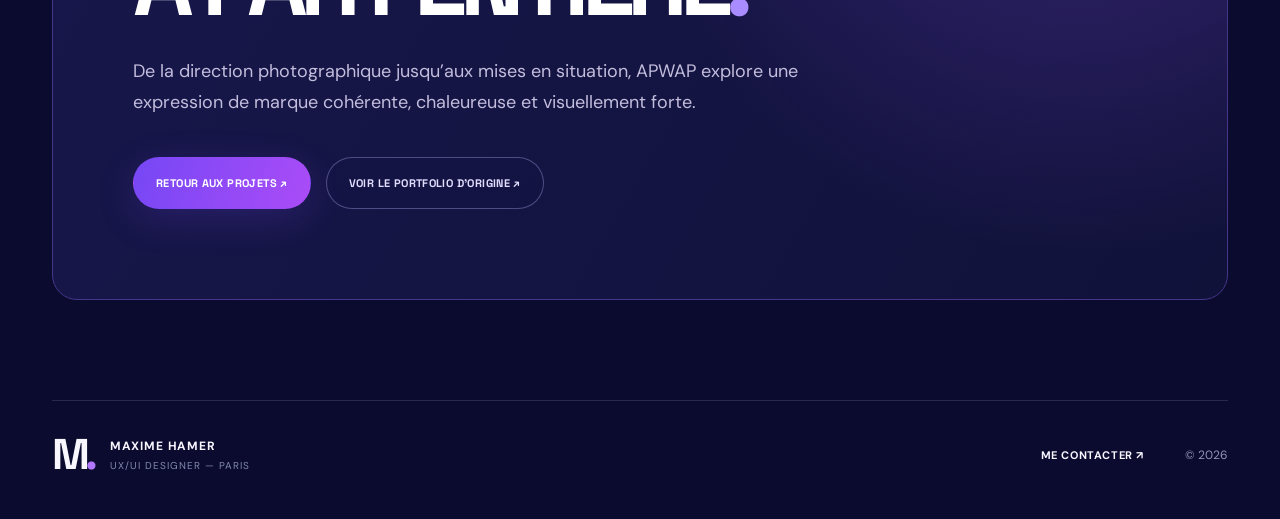
<file: projets/apwap.html>
<!doctype html>
<html lang="fr" class="no-js">
<head>
  <meta charset="utf-8">
  <meta name="viewport" content="width=device-width,initial-scale=1">
  <meta name="theme-color" content="#0A0B2E">
  <meta name="description" content="APWAP — étude de cas branding et direction artistique par Maxime Hamer. Identité premium autour de l'univers animalier, photographie, typographie et mockups.">
  <title>APWAP — Étude de cas · Maxime Hamer</title>
  <link rel="icon" href="../favicon.svg" type="image/svg+xml">
  <link rel="preconnect" href="https://fonts.googleapis.com"><link rel="preconnect" href="https://fonts.gstatic.com" crossorigin>
  <link href="https://fonts.googleapis.com/css2?family=DM+Sans:wght@400;500;600;700&family=Space+Grotesk:wght@400;500;600;700&display=swap" rel="stylesheet">
  <link rel="stylesheet" href="../styles.css"><link rel="stylesheet" href="../apwap.css">
  <script>document.documentElement.classList.replace('no-js','js');</script><script src="../script.js" defer></script>
</head>
<body class="case-study-apwap">
<a class="skip-link" href="#main">Aller au contenu</a>
<div id="scroll-progress" class="scroll-progress" aria-hidden="true"></div>
<canvas id="starfield" class="starfield-canvas" aria-hidden="true"></canvas>
<div class="space-orb space-orb-one" aria-hidden="true"></div><div class="space-orb space-orb-two" aria-hidden="true"></div><div class="space-orb space-orb-three" aria-hidden="true"></div><canvas id="mouse-trail" class="mouse-trail-canvas" aria-hidden="true"></canvas>
<header class="site-header"><div class="container nav-inner">
  <a class="brand" href="../index.html" aria-label="Retour à l'accueil"><span class="brand-symbol">M<span>.</span></span><span class="brand-name">MAXIME HAMER<span class="brand-trailing"> / PORTFOLIO</span></span></a>
  <button class="mobile-menu-toggle" type="button" aria-controls="primary-nav" aria-expanded="false" aria-label="Ouvrir le menu"><span class="menu-text">MENU</span><span class="menu-bars" aria-hidden="true"><i></i><i></i></span></button>
  <nav class="primary-nav" id="primary-nav" aria-label="Navigation principale"><a href="../index.html#projets">PROJETS <span class="nav-num">01</span></a><a href="../index.html#apropos">À PROPOS <span class="nav-num">02</span></a><a href="../index.html#contact">CONTACT <span class="nav-num">03</span></a><span class="status-pill"><span class="status-pulse" aria-hidden="true"></span> OUVERT AUX OPPORTUNITÉS</span></nav>
</div></header>
<main id="main" class="case-main">
  <section class="case-hero container" aria-labelledby="case-title">
    <a class="case-back" href="../index.html#projets">↖ RETOUR AUX PROJETS</a>
    <div class="case-head" data-reveal><div><p class="case-eyebrow">04 / BRANDING · IDENTITÉ VISUELLE</p><h1 id="case-title">APWAP<span class="case-period">.</span></h1><p class="case-lead">L’élégance au service de nos compagnons.</p></div><span class="case-side-note">UNIVERS ANIMALIER<br>DESIGN & DIRECTION ARTISTIQUE</span></div>
    <figure class="case-hero-figure" data-reveal><img src="../assets/apwap-hero.webp" width="828" height="532" alt="Visuel APWAP : portrait d’un chien brun éclairé dans une atmosphère dorée sur fond noir" fetchpriority="high"><figcaption>01 / Direction artistique — univers digital APWAP</figcaption></figure>
    <div class="case-facts" data-reveal><div><span>PROJET</span><strong>APWAP</strong></div><div><span>DOMAINES</span><strong>Identité visuelle · Branding · Digital</strong></div><div><span>EXPLORATIONS</span><strong>Typographie · Palette · Iconographie · Mockups</strong></div></div>
  </section>

  <section class="case-section container case-intro" id="concept"><div class="case-section-index" data-reveal>01 / L'UNIVERS</div><div class="case-intro-grid">
    <div data-reveal><p class="case-eyebrow">LA VISION</p><h2>UN UNIVERS<br><em>PREMIUM.</em></h2><p>APWAP associe l'univers animalier à une esthétique élégante. La photographie naturelle, les contrastes marqués et les lumières cuivrées créent une présence visuelle à la fois affirmée et chaleureuse.</p><div class="case-quote">« Quand luxe rime avec confiance. »</div></div>
    <figure class="case-image case-image-dark" data-reveal><img src="../assets/apwap-dog.webp" width="1012" height="915" alt="Portrait d'un chien brun, sur fond noir et lumière dorée" loading="lazy"><figcaption>Identité photographique et direction de lumière</figcaption></figure>
  </div></section>

  <section class="case-section case-media-band" id="iconographie"><div class="container"><div class="case-section-index" data-reveal>02 / ICONOGRAPHIE</div><div class="case-two-col" data-reveal>
    <div class="case-editorial"><p class="case-eyebrow">CHOIX VISUELS</p><h2>UNE IMAGE<br><em>AUTHENTIQUE.</em></h2><ul class="case-principles"><li><strong>Style naturel</strong><span>Capturer l’animal tel qu’il est, sans artifices.</span></li><li><strong>Lumière chaude</strong><span>Des teintes dorées et cuivrées pour une ambiance rassurante.</span></li><li><strong>Fond sombre</strong><span>Des noirs profonds et des contrastes marqués pour une lecture premium.</span></li></ul></div>
    <figure class="case-image"><img src="../assets/apwap-iconography.webp" width="1040" height="901" alt="Moodboard photographique APWAP : paysage de dunes, chien brun et chat dans une ambiance sable et cuivre" loading="lazy"><figcaption>Nature, mouvement et lumières dorées</figcaption></figure>
  </div></div></section>

  <section class="case-section container" id="identite"><div class="case-section-index" data-reveal>03 / IDENTITÉ GRAPHIQUE</div><div class="case-section-heading" data-reveal><p class="case-eyebrow">SYSTÈME VISUEL</p><h2>LES DÉTAILS<br><em>FONT LA DIFFÉRENCE.</em></h2></div>
    <div class="case-type-hero" data-reveal><img src="../assets/apwap-type-display.webp" width="1500" height="662" alt="Signature APWAP en typographie Didot, grande composition ivoire sur fond vert très sombre" loading="lazy"><span>LA SIGNATURE TYPOGRAPHIQUE</span></div>
    <div class="case-duo"><div class="case-element-card" data-reveal><span class="case-card-index">01 / TYPOGRAPHIE</span><figure><img src="../assets/apwap-typography-blue.webp" width="685" height="357" alt="Planche typographique Didot sur bleu ciel, composition avec caractères Aa" loading="lazy"></figure><h3>Didot, pour l'impact.</h3><p>Un caractère à empattements expressif, utilisé comme élément majeur de l'identité.</p></div>
    <div class="case-element-card case-palette-card" data-reveal><span class="case-card-index">02 / COULEURS</span><div class="case-swatches" role="img" aria-label="Palette APWAP : bleu pétrole sombre, ivoire, bleu ciel et orange solaire"><div class="case-swatch petrol"><span>Élégance</span></div><div class="case-swatch ivory"><span>Pureté</span></div><div class="case-swatch sky"><span>Santé</span></div><div class="case-swatch tangerine"><span>Vitalité</span></div></div><h3>Contraste et caractère.</h3><p>Une palette qui équilibre sobriété, douceur et une touche d'orange énergique.</p></div></div>
  </section>

  <section class="case-section container" id="applications"><div class="case-section-index" data-reveal>04 / DÉCLINAISONS</div><div class="case-section-heading" data-reveal><p class="case-eyebrow">APPLICATIONS DE MARQUE</p><h2>UNE IDENTITÉ<br><em>QUI PREND VIE.</em></h2><p>La direction graphique se décline dans les supports, les visuels éditoriaux et les compositions mobiles.</p></div>
    <div class="case-gallery"><figure class="case-gallery-main" data-reveal><img src="../assets/apwap-branding.webp" width="1005" height="917" alt="Collage d'identité APWAP : collier, logo, chat, chien et palette bleu clair et orange" loading="lazy"><figcaption>Planche de marque et applications visuelles</figcaption></figure><figure class="case-gallery-secondary" data-reveal><img src="../assets/apwap-mockup.webp" width="1162" height="923" alt="Mockups APWAP : présentation mobile et publication sociale avec animaux et composition orange" loading="lazy"><figcaption>Mockups mobiles et création de contenu</figcaption></figure></div>
  </section>

  <section class="case-finish container" data-reveal><span>FIN DU PROJET / APWAP</span><h2>UNE IDENTITÉ<br>À PART ENTIÈRE<span>.</span></h2><p>De la direction photographique jusqu’aux mises en situation, APWAP explore une expression de marque cohérente, chaleureuse et visuellement forte.</p><div class="case-actions"><a class="button button-primary" href="../index.html#projets">RETOUR AUX PROJETS ↗</a><a class="button button-ghost" href="https://maximehamer.framer.website/projects/apwap" target="_blank" rel="noopener noreferrer">VOIR LE PORTFOLIO D’ORIGINE ↗</a></div></section>
</main>
<footer class="footer container"><span class="footer-mark">M<span>.</span></span><div><strong>MAXIME HAMER</strong><span>UX/UI DESIGNER — PARIS</span></div><a href="../index.html#contact">ME CONTACTER ↗</a><span class="footer-copy">© <span id="year">2026</span></span></footer>
<script src="../cursor-glow.js" defer></script>
<script src="../matrix/jeu/return.js?v=1" defer></script>
</body></html>
</file>
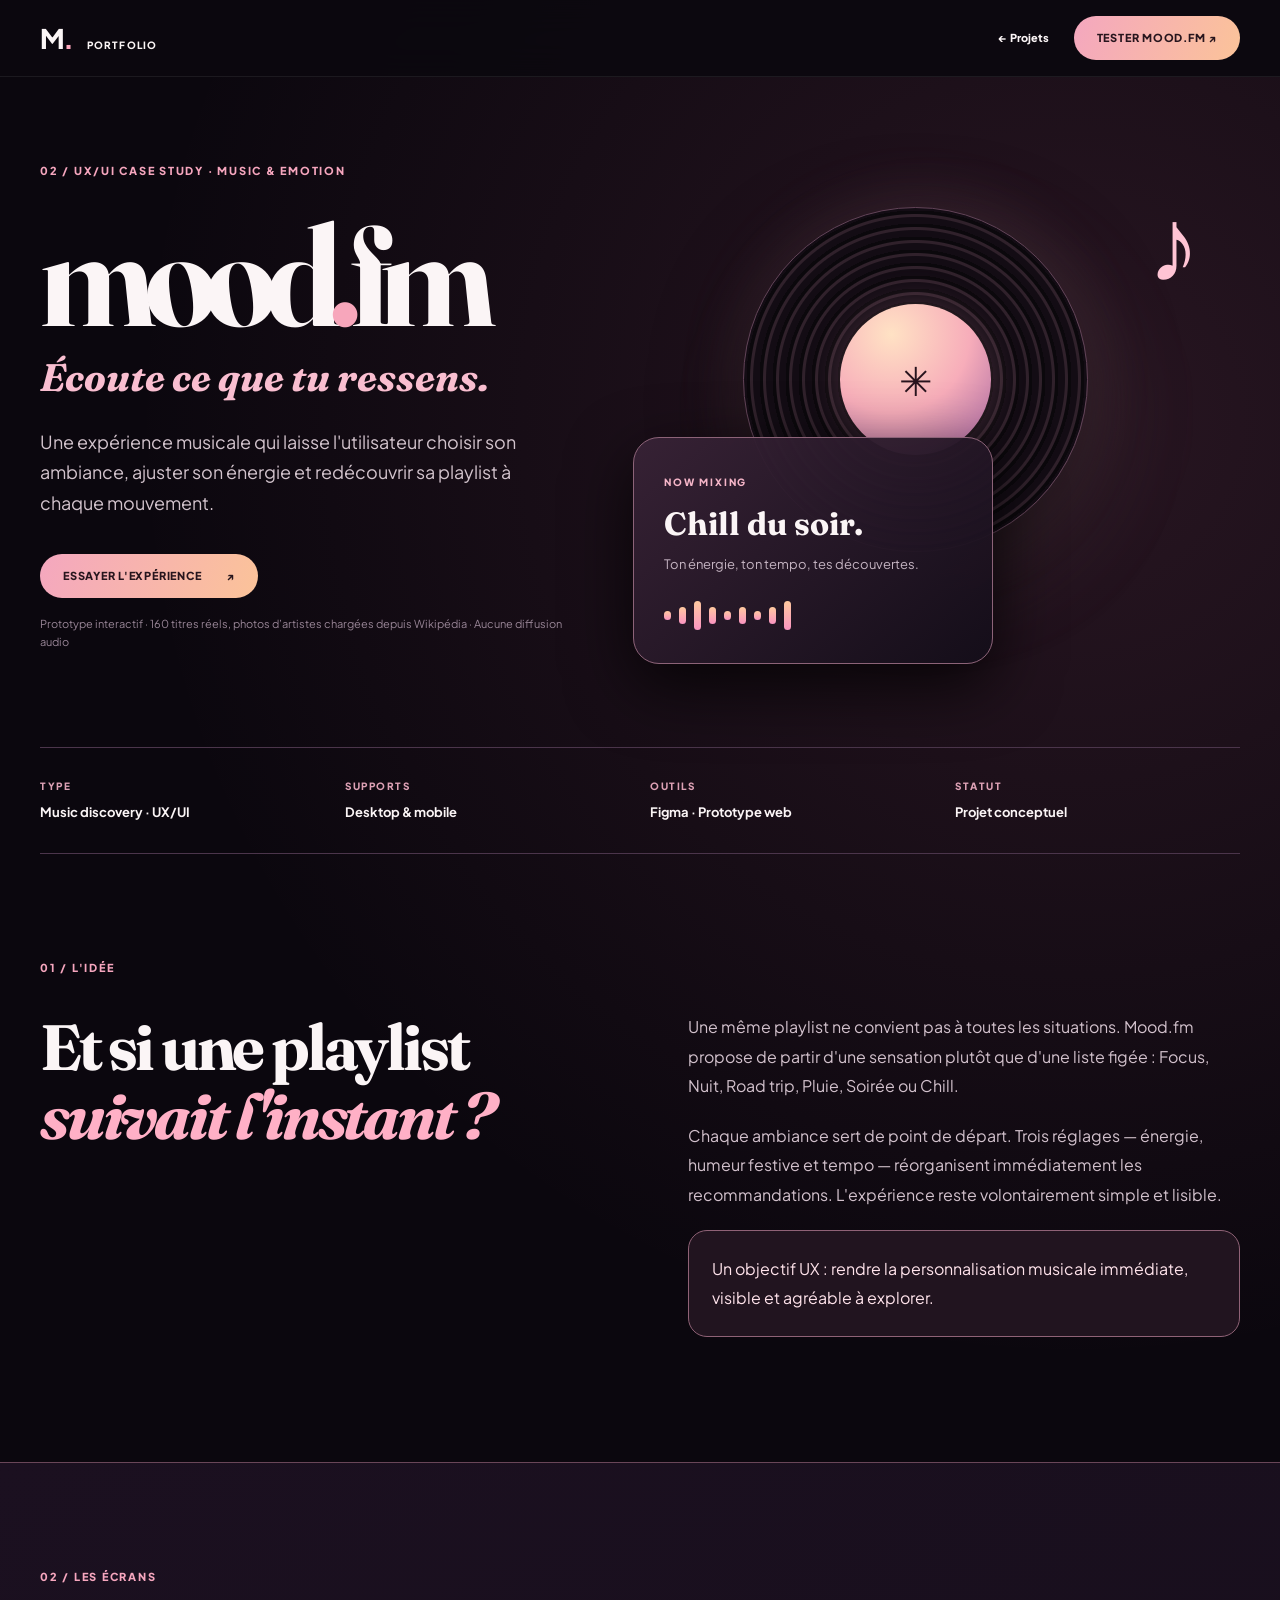
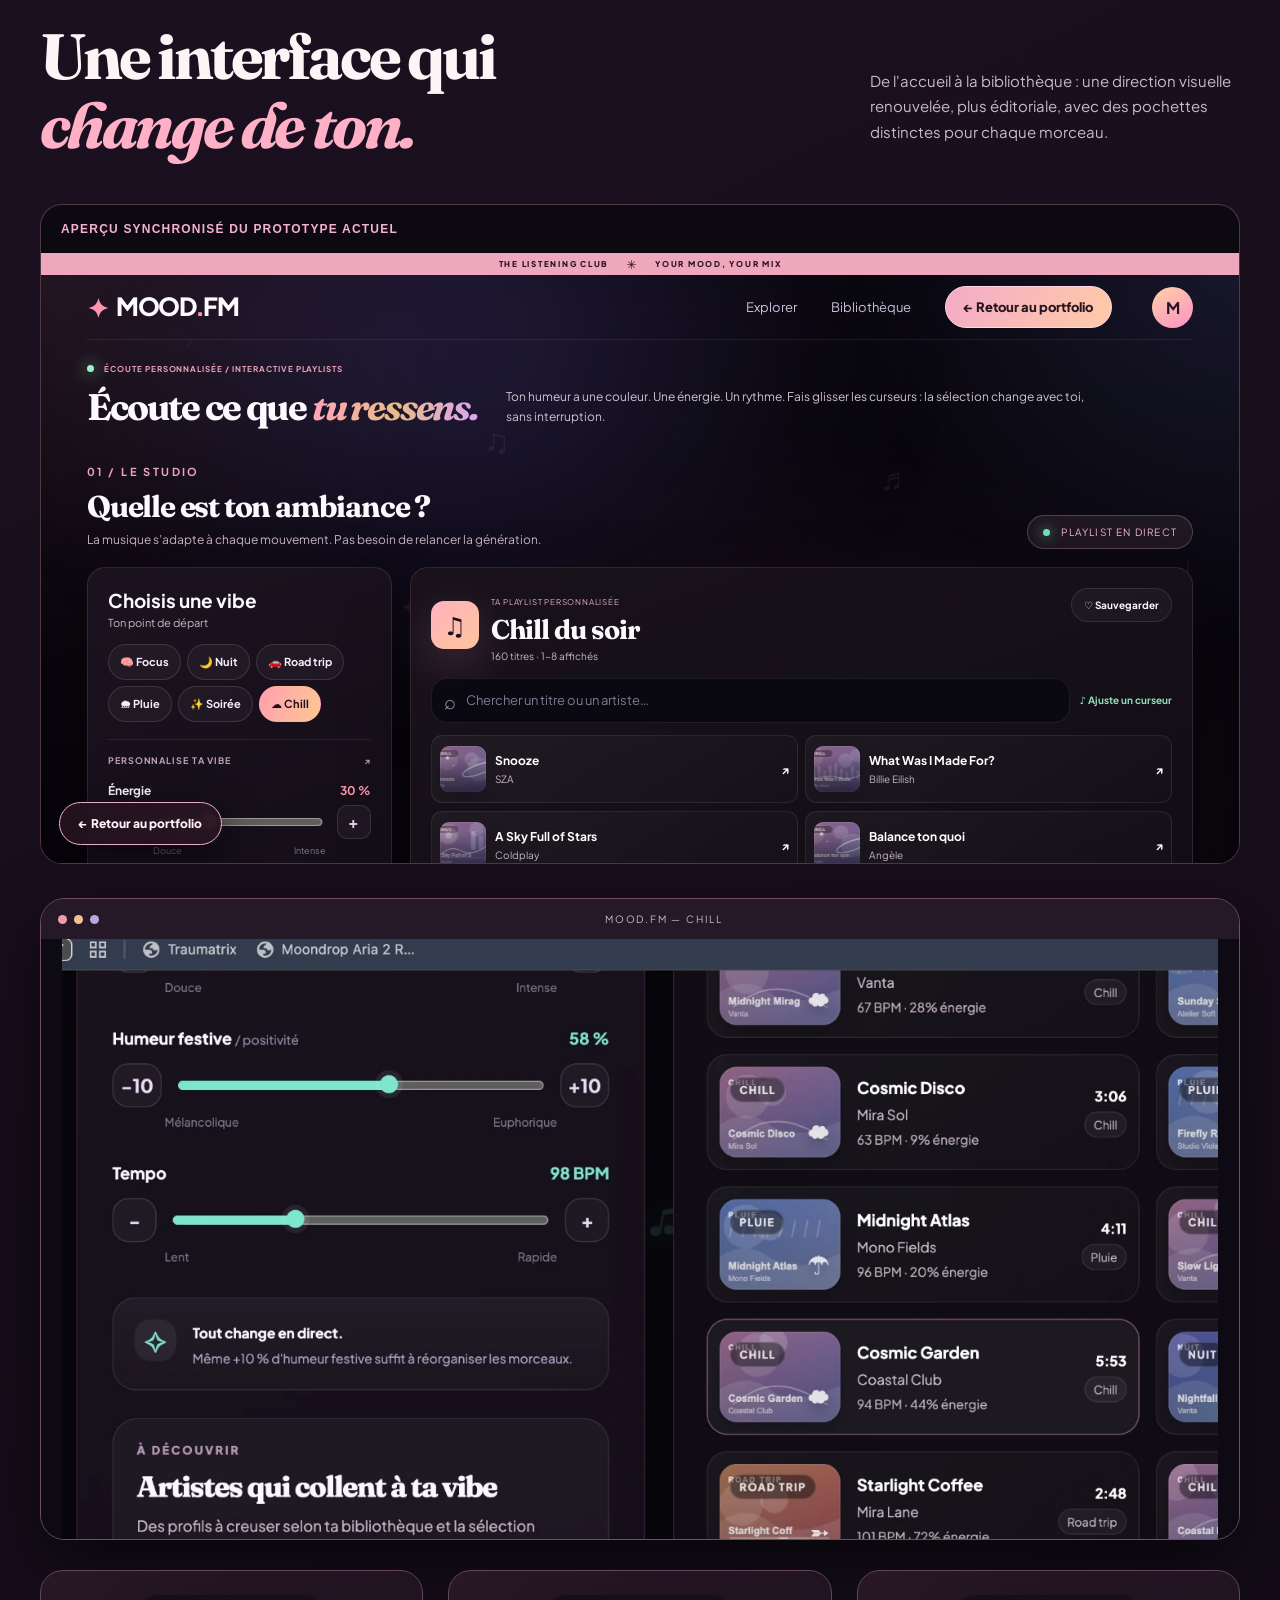
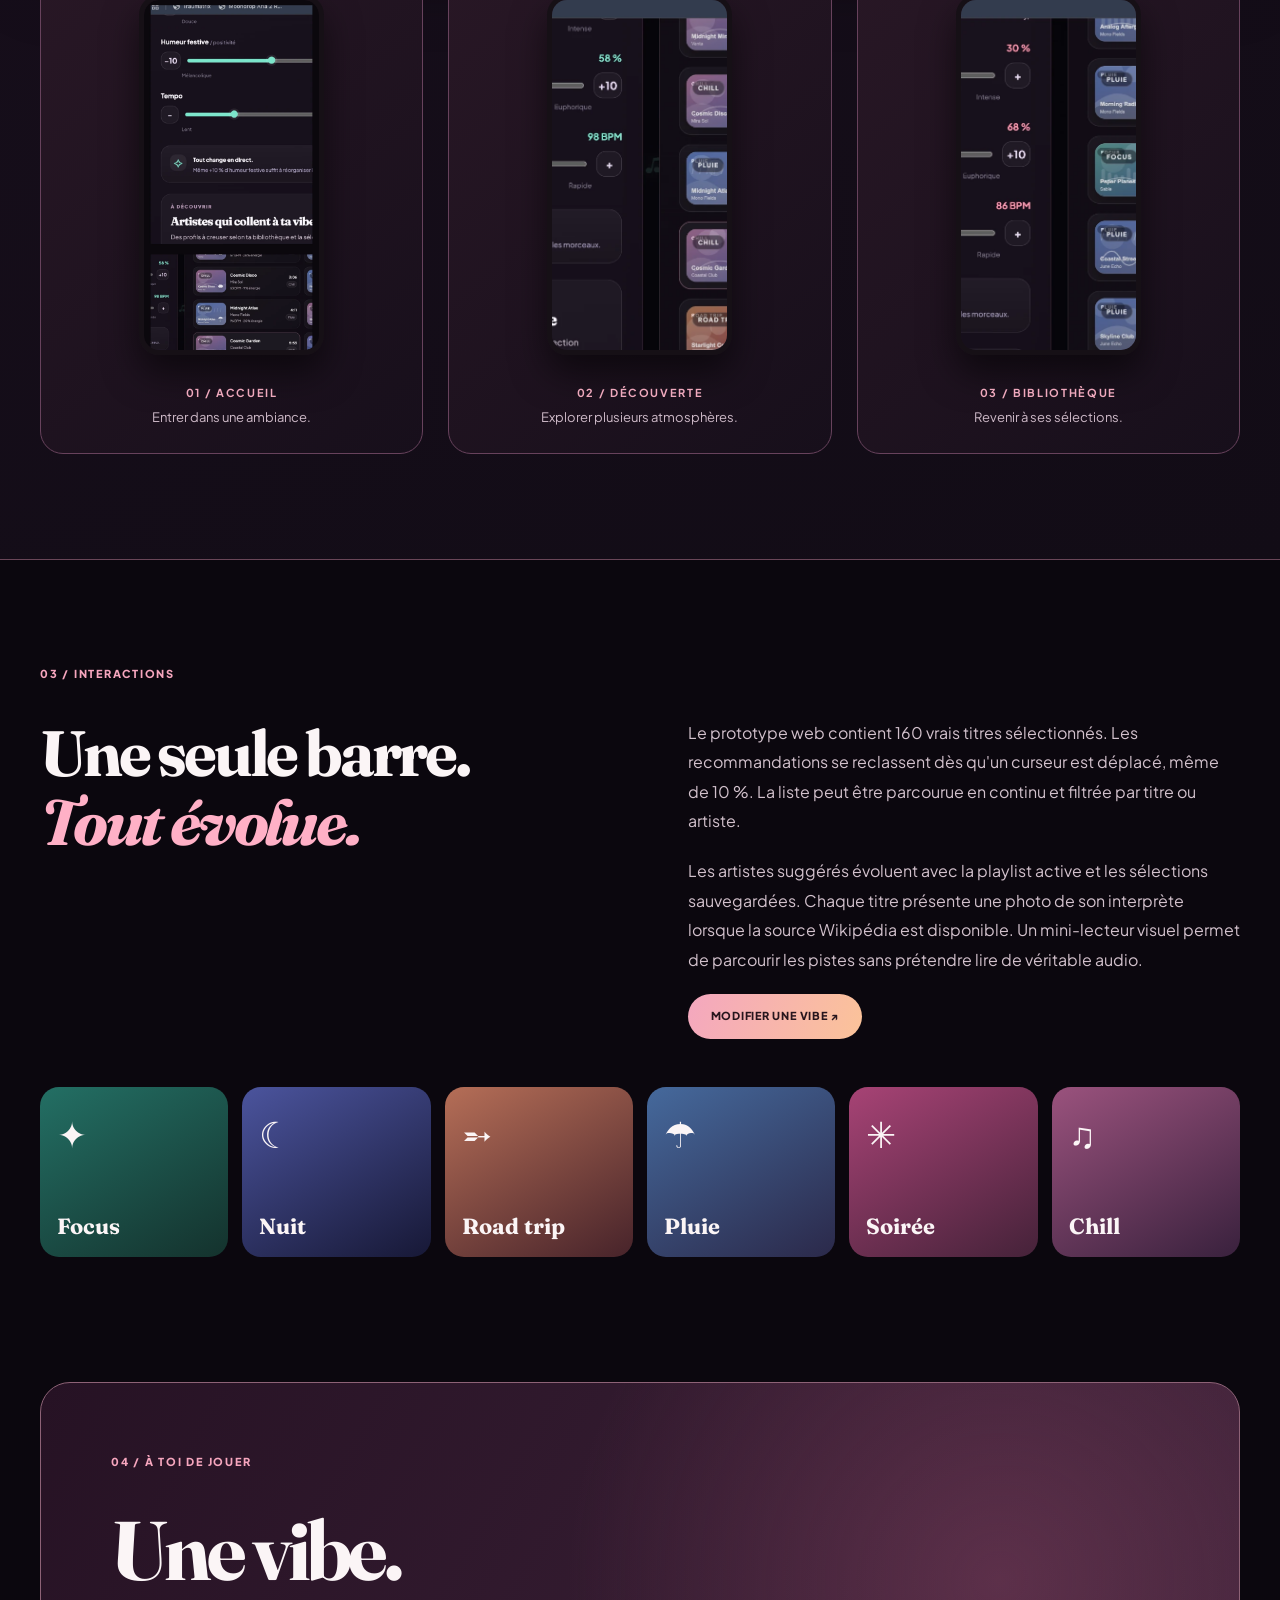
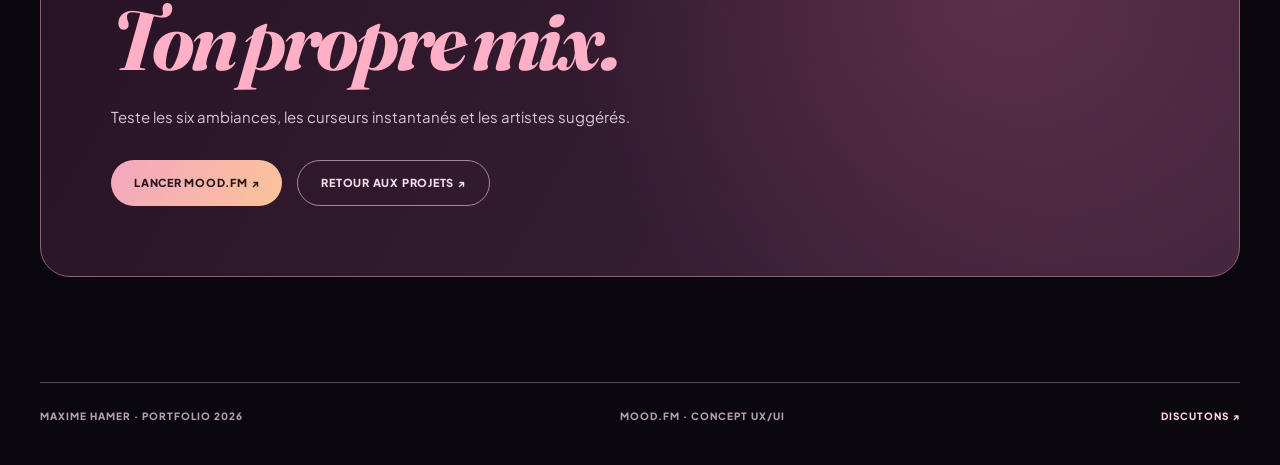
<file: projets/moodfm.html>
<!doctype html><html lang="fr"><head><meta charset="utf-8"><meta name="viewport" content="width=device-width,initial-scale=1"><meta name="theme-color" content="#0c080e"><meta name="description" content="Étude de cas UX/UI de Mood.fm : une application de playlists sensibles aux ambiances, réglages instantanés et découvertes musicales."><title>Mood.fm — Étude de cas · Maxime Hamer</title><link rel="icon" href="../favicon.svg" type="image/svg+xml"><link rel="preconnect" href="https://fonts.googleapis.com"><link rel="preconnect" href="https://fonts.gstatic.com" crossorigin><link href="https://fonts.googleapis.com/css2?family=Fraunces:opsz,wght@9..144,600;9..144,700&family=Plus+Jakarta+Sans:wght@400;500;600;700;800&display=swap" rel="stylesheet"><link rel="stylesheet" href="moodfm-case.css"></head><body>
<header><nav class="m-nav m-shell"><a href="../index.html#projets" class="m-mark">M<span>.</span> <small>PORTFOLIO</small></a><div><a href="../index.html#projets">← Projets</a><a class="m-launch" href="../moodfm/index.html#studio">TESTER MOOD.FM ↗</a></div></nav></header>
<main><section class="m-hero m-shell"><div class="m-copy"><div class="m-kicker">02 / UX/UI CASE STUDY · MUSIC & EMOTION</div><h1>mood<span>.</span>fm</h1><p class="m-subtitle">Écoute ce que tu ressens.</p><p class="m-lead">Une expérience musicale qui laisse l'utilisateur choisir son ambiance, ajuster son énergie et redécouvrir sa playlist à chaque mouvement.</p><a class="m-button" href="../moodfm/index.html#studio">ESSAYER L'EXPÉRIENCE <span>↗</span></a><p class="m-disclaimer">Prototype interactif · 160 titres réels, photos d’artistes chargées depuis Wikipédia · Aucune diffusion audio</p></div><div class="m-scene"><div class="m-scene-glow"></div><div class="m-record"><div>✳</div></div><div class="m-scene-note">♪</div><div class="m-album"><span>NOW MIXING</span><h3>Chill du soir.</h3><p>Ton énergie, ton tempo, tes découvertes.</p><div class="m-bars"><i></i><i></i><i></i><i></i><i></i><i></i><i></i><i></i><i></i></div></div></div></section>
<section class="m-facts m-shell"><div><span>TYPE</span><strong>Music discovery · UX/UI</strong></div><div><span>SUPPORTS</span><strong>Desktop & mobile</strong></div><div><span>OUTILS</span><strong>Figma · Prototype web</strong></div><div><span>STATUT</span><strong>Projet conceptuel</strong></div></section>
<section class="m-section m-shell"><div class="m-index">01 / L'IDÉE</div><div class="m-two"><h2>Et si une playlist<br><em>suivait l'instant ?</em></h2><div><p>Une même playlist ne convient pas à toutes les situations. Mood.fm propose de partir d'une sensation plutôt que d'une liste figée : Focus, Nuit, Road trip, Pluie, Soirée ou Chill.</p><p>Chaque ambiance sert de point de départ. Trois réglages — énergie, humeur festive et tempo — réorganisent immédiatement les recommandations. L'expérience reste volontairement simple et lisible.</p><p class="m-quote">Un objectif UX : rendre la personnalisation musicale immédiate, visible et agréable à explorer.</p></div></div></section>
<section class="m-section m-gallery"><div class="m-shell"><div class="m-index">02 / LES ÉCRANS</div><div class="m-gallery-head"><h2>Une interface qui<br><em>change de ton.</em></h2><p>De l'accueil à la bibliothèque : une direction visuelle renouvelée, plus éditoriale, avec des pochettes distinctes pour chaque morceau.</p></div><div class="m-live-studio" style="margin:22px 0 34px;border:1px solid rgba(255,183,210,.27);border-radius:22px;overflow:hidden;background:#0c0910"><div style="font:700 12px sans-serif;letter-spacing:.1em;padding:17px 20px;color:#f5b1cd">APERÇU SYNCHRONISÉ DU PROTOTYPE ACTUEL</div><iframe title="Mood.fm actuellement intégré au portfolio" src="../moodfm/index.html#studio" loading="lazy" style="display:block;width:100%;height:610px;border:0;background:#0d0911"></iframe></div><div class="m-screen-large"><div class="m-browser"><i></i><i></i><i></i><span>MOOD.FM — CHILL</span></div><img src="../assets/mood-current-studio.webp" alt="Maquette desktop Figma de Mood.fm avec playlist Chill du soir" width="480" height="298"></div><div class="m-mobile-gallery"><div><img src="../assets/mood-current-mobile.webp" loading="lazy" alt="Maquette mobile d'accueil Mood.fm"><h3>01 / ACCUEIL</h3><p>Entrer dans une ambiance.</p></div><div><img src="../assets/mood-current-studio.webp" loading="lazy" alt="Exploration des moods dans le prototype Mood.fm"><h3>02 / DÉCOUVERTE</h3><p>Explorer plusieurs atmosphères.</p></div><div><img src="../assets/mood-current-artists.webp" loading="lazy" alt="Bibliothèque Mood.fm sur mobile"><h3>03 / BIBLIOTHÈQUE</h3><p>Revenir à ses sélections.</p></div></div></div></section>
<section class="m-section m-shell"><div class="m-index">03 / INTERACTIONS</div><div class="m-two"><h2>Une seule barre.<br><em>Tout évolue.</em></h2><div><p>Le prototype web contient 160 vrais titres sélectionnés. Les recommandations se reclassent dès qu'un curseur est déplacé, même de 10 %. La liste peut être parcourue en continu et filtrée par titre ou artiste.</p><p>Les artistes suggérés évoluent avec la playlist active et les sélections sauvegardées. Chaque titre présente une photo de son interprète lorsque la source Wikipédia est disponible. Un mini-lecteur visuel permet de parcourir les pistes sans prétendre lire de véritable audio.</p><a class="m-button" href="../moodfm/index.html#studio">MODIFIER UNE VIBE ↗</a></div></div><div class="m-moods"><a href="../moodfm/index.html#studio" class="focus"><span>✦</span><strong>Focus</strong></a><a href="../moodfm/index.html#studio" class="nuit"><span>☾</span><strong>Nuit</strong></a><a href="../moodfm/index.html#studio" class="road"><span>➵</span><strong>Road trip</strong></a><a href="../moodfm/index.html#studio" class="pluie"><span>☂</span><strong>Pluie</strong></a><a href="../moodfm/index.html#studio" class="soiree"><span>✳</span><strong>Soirée</strong></a><a href="../moodfm/index.html#studio" class="chill"><span>♫</span><strong>Chill</strong></a></div></section>
<section class="m-bottom m-shell"><div class="m-index">04 / À TOI DE JOUER</div><h2>Une vibe.<br><em>Ton propre mix.</em></h2><p>Teste les six ambiances, les curseurs instantanés et les artistes suggérés.</p><div class="m-bottom-actions"><a class="m-button" href="../moodfm/index.html#studio">LANCER MOOD.FM ↗</a><a href="../index.html#projets" class="m-button m-outline">RETOUR AUX PROJETS ↗</a></div></section>
</main><footer class="m-footer m-shell"><span>MAXIME HAMER · PORTFOLIO 2026</span><span>MOOD.FM · CONCEPT UX/UI</span><a href="../index.html#contact">DISCUTONS ↗</a></footer><script src="../cursor-glow.js" defer></script>
</body></html>
</file>
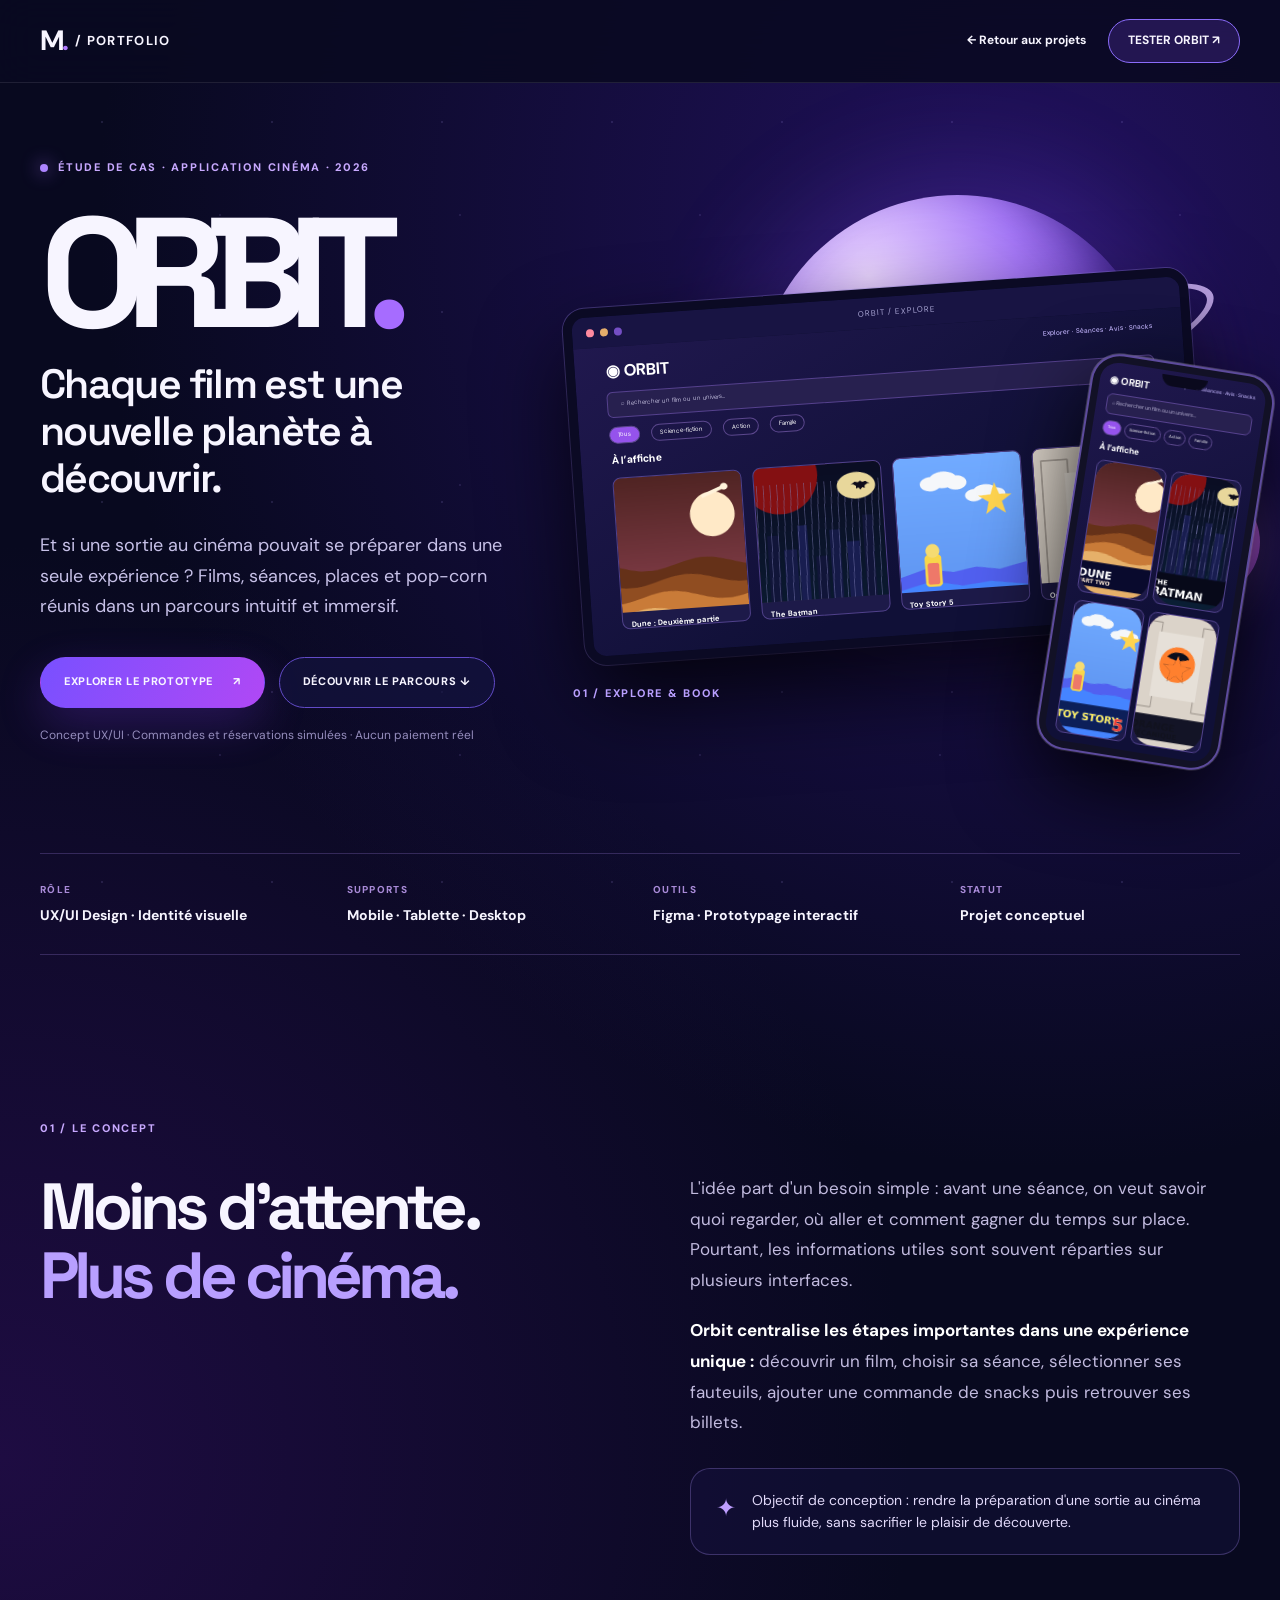
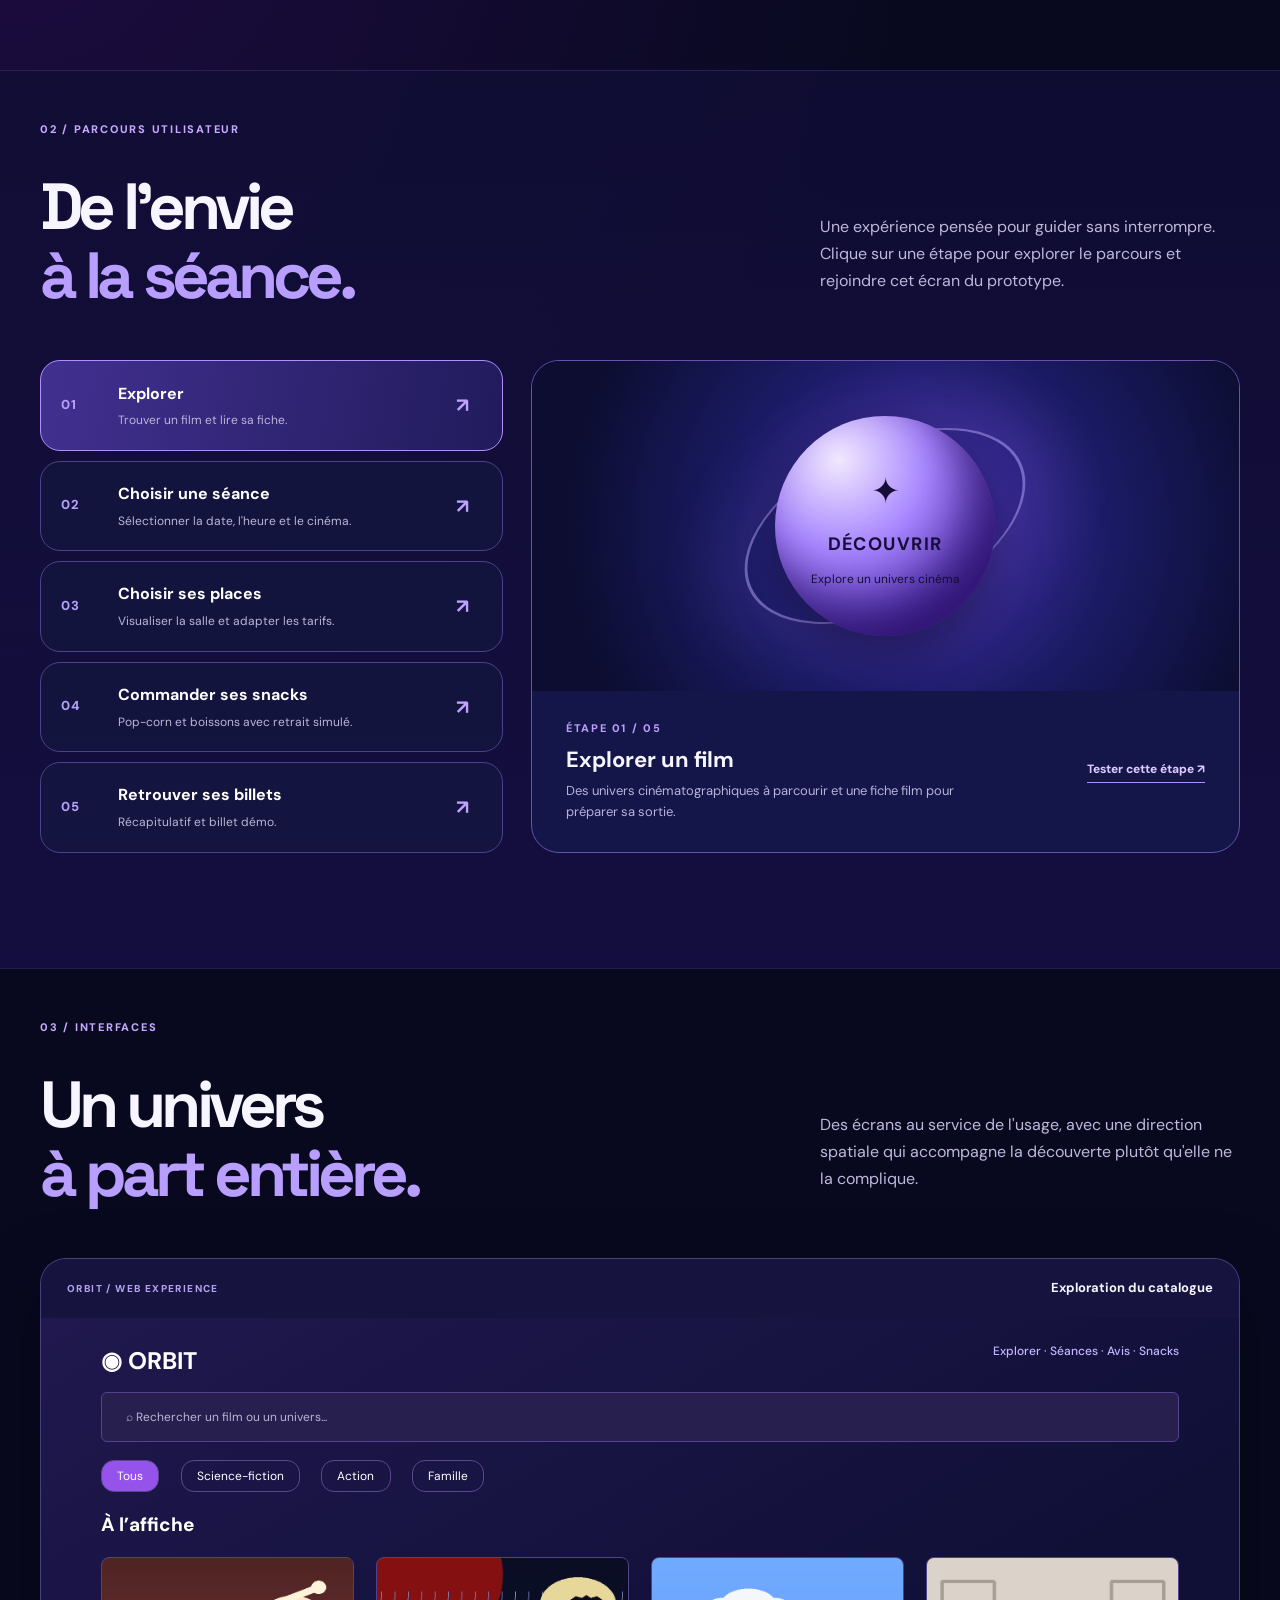
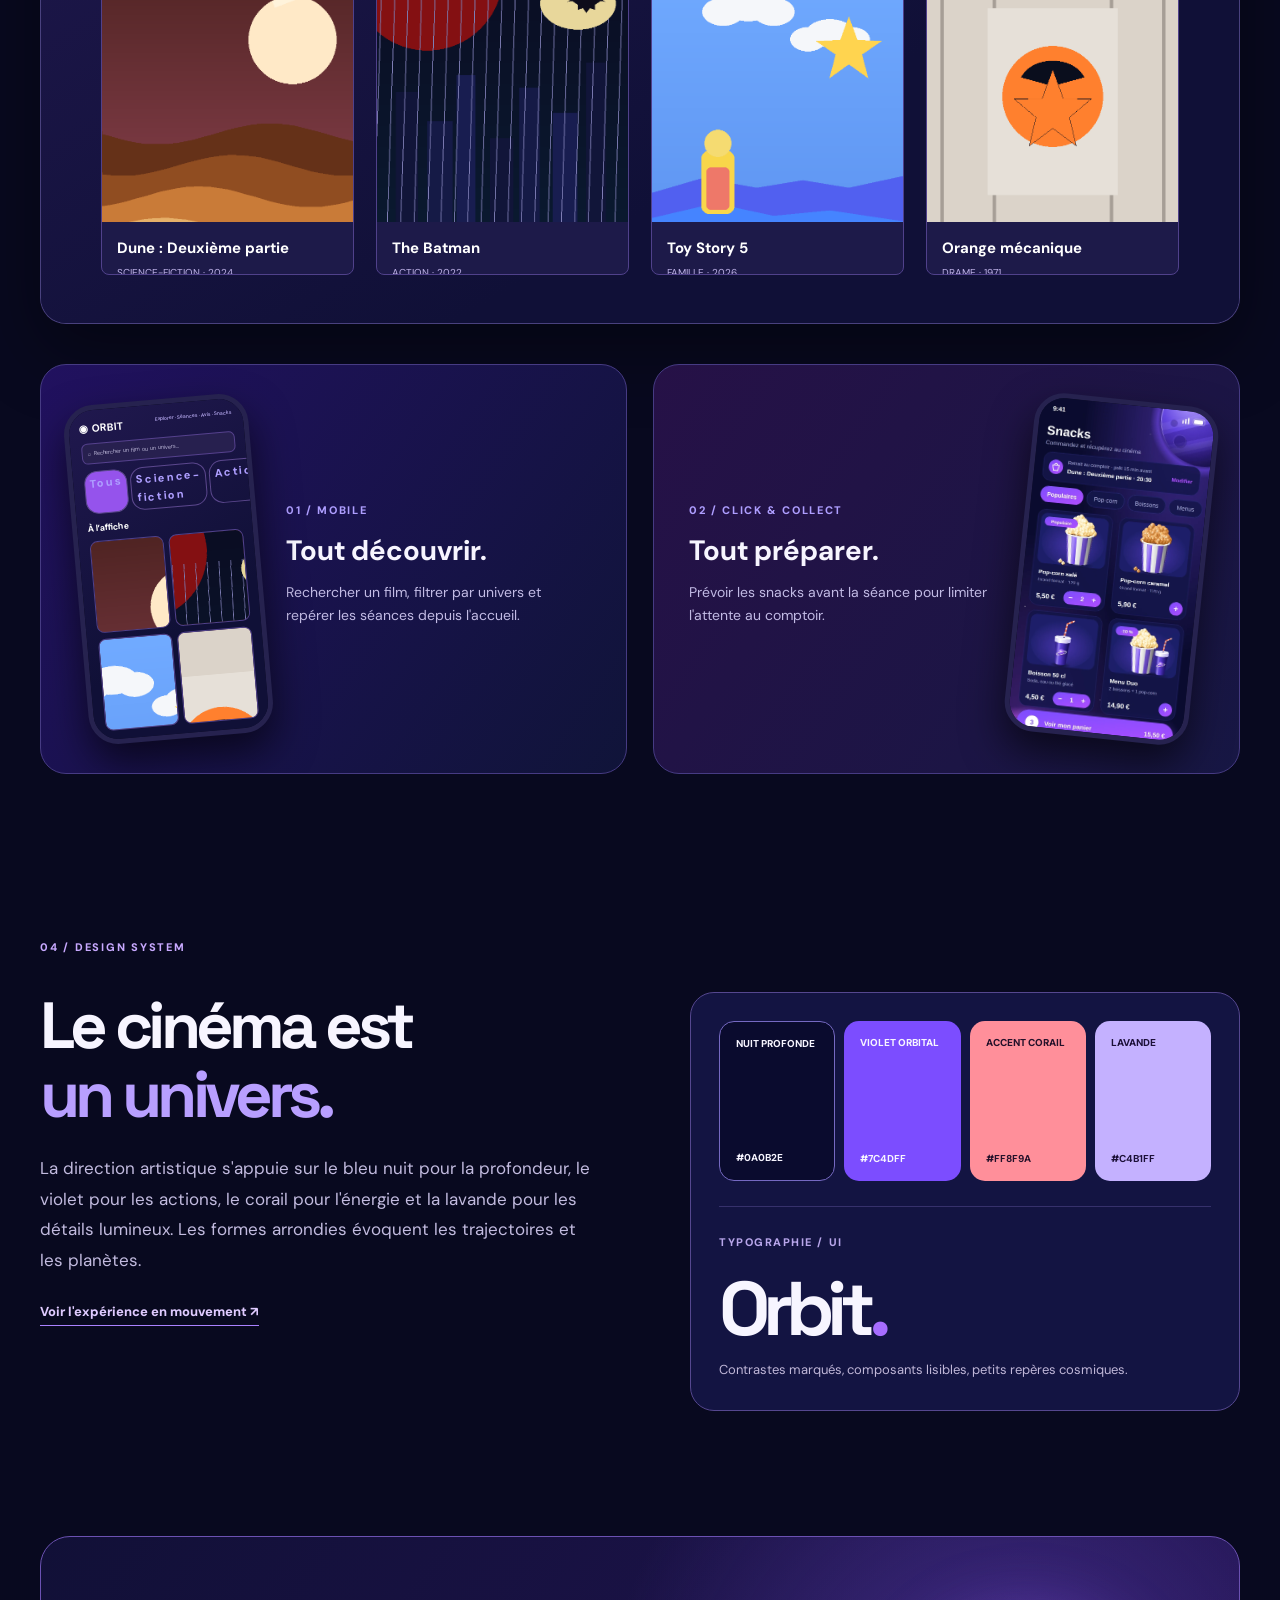
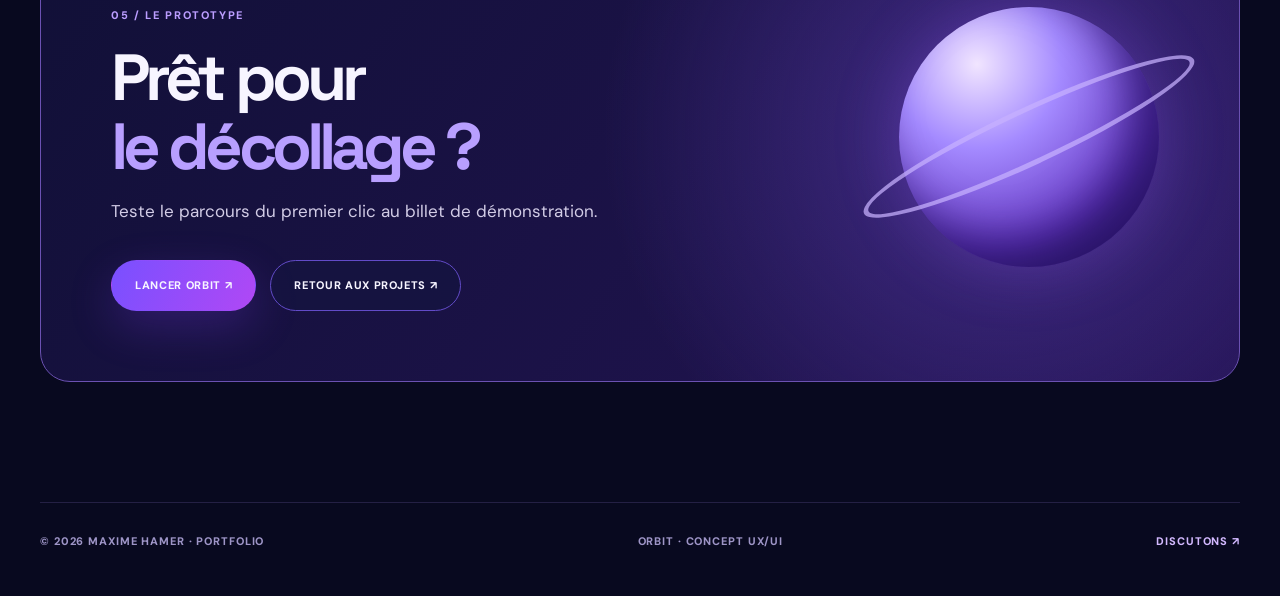
<file: projets/orbit.html>
<!doctype html>
<html lang="fr"><head>
<meta charset="utf-8"><meta name="viewport" content="width=device-width,initial-scale=1">
<meta name="theme-color" content="#0a0b2e">
<meta name="description" content="Étude de cas UX/UI Orbit : imaginer une expérience cinéma complète, de la découverte d'un film jusqu'aux billets et snacks. Portfolio Maxime Hamer.">
<title>Orbit — Étude de cas UX/UI · Maxime Hamer</title>
<link rel="icon" href="../favicon.svg" type="image/svg+xml">
<link rel="preconnect" href="https://fonts.googleapis.com"><link rel="preconnect" href="https://fonts.gstatic.com" crossorigin>
<link href="https://fonts.googleapis.com/css2?family=DM+Sans:wght@400;500;600;700;800&family=Space+Grotesk:wght@400;500;600;700&display=swap" rel="stylesheet">
<link rel="stylesheet" href="orbit-case.css"><script src="orbit-case.js" defer></script>
</head><body>
<a class="skip-link" href="#main">Aller au contenu</a>
<div class="star-map" aria-hidden="true"></div>
<header class="case-header"><nav class="case-nav shell" aria-label="Navigation"><a class="wordmark" href="../index.html#projets"><span>M<span class="dot">.</span></span> / PORTFOLIO</a><div class="nav-right"><a href="../index.html#projets">← Retour aux projets</a><a class="nav-launch" href="../orbit/index.html#/home">TESTER ORBIT ↗</a></div></nav></header>
<main id="main">
<section class="case-hero shell">
 <div class="case-copy"><div class="micro"><span class="micro-led"></span> ÉTUDE DE CAS · APPLICATION CINÉMA · 2026</div><h1>ORBIT<span>.</span></h1><p class="hero-slogan">Chaque film est une nouvelle planète à découvrir.</p><p class="hero-lead">Et si une sortie au cinéma pouvait se préparer dans une seule expérience ? Films, séances, places et pop-corn réunis dans un parcours intuitif et immersif.</p><div class="hero-actions"><a class="action action-primary" href="../orbit/index.html#/home">EXPLORER LE PROTOTYPE <span>↗</span></a><a class="action action-light" href="#parcours">DÉCOUVRIR LE PARCOURS ↓</a></div><p class="prototype-note">Concept UX/UI · Commandes et réservations simulées · Aucun paiement réel</p></div>
 <div class="hero-scene" aria-label="Mockups d'Orbit sur ordinateur et mobile"><div class="scene-planet planet-one"></div><div class="scene-planet planet-two"></div><div class="scene-browser"><div class="browser-chrome"><span></span><span></span><span></span><i>ORBIT / EXPLORE</i></div><img src="../assets/orbit-case/orbit-desktop-hero.webp" alt="Maquette Orbit sur ordinateur, écran d'accueil cinématographique" width="1407" height="711"></div><div class="scene-phone"><div class="phone-camera"></div><img src="../assets/orbit-case/orbit-mobile-explore.webp" alt="Maquette de l'application Orbit sur smartphone, accueil et films" width="780" height="1688"></div><span class="scene-note">01 / EXPLORE & BOOK</span></div>
</section>
<section class="case-facts shell"><div><span>RÔLE</span><strong>UX/UI Design · Identité visuelle</strong></div><div><span>SUPPORTS</span><strong>Mobile · Tablette · Desktop</strong></div><div><span>OUTILS</span><strong>Figma · Prototypage interactif</strong></div><div><span>STATUT</span><strong>Projet conceptuel</strong></div></section>
<section class="section shell" id="enjeu"><div class="section-index">01 / LE CONCEPT</div><div class="section-grid"><div><h2>Moins d'attente.<br><em>Plus de cinéma.</em></h2></div><div class="section-prose"><p>L'idée part d'un besoin simple : avant une séance, on veut savoir quoi regarder, où aller et comment gagner du temps sur place. Pourtant, les informations utiles sont souvent réparties sur plusieurs interfaces.</p><p><strong>Orbit centralise les étapes importantes dans une expérience unique :</strong> découvrir un film, choisir sa séance, sélectionner ses fauteuils, ajouter une commande de snacks puis retrouver ses billets.</p><div class="insight-line"><span>✦</span><span>Objectif de conception : rendre la préparation d'une sortie au cinéma plus fluide, sans sacrifier le plaisir de découverte.</span></div></div></div></section>
<section class="section case-journey" id="parcours"><div class="shell"><div class="section-index">02 / PARCOURS UTILISATEUR</div><div class="section-heading"><h2>De l'envie<br><em>à la séance.</em></h2><p>Une expérience pensée pour guider sans interrompre. Clique sur une étape pour explorer le parcours et rejoindre cet écran du prototype.</p></div><div class="journey-layout"><div class="journey-list" id="journey-list"><button data-step="0" class="journey-item selected" aria-pressed="true"><span>01</span><span><strong>Explorer</strong><small>Trouver un film et lire sa fiche.</small></span><b>↗</b></button><button data-step="1" class="journey-item" aria-pressed="false"><span>02</span><span><strong>Choisir une séance</strong><small>Sélectionner la date, l'heure et le cinéma.</small></span><b>↗</b></button><button data-step="2" class="journey-item" aria-pressed="false"><span>03</span><span><strong>Choisir ses places</strong><small>Visualiser la salle et adapter les tarifs.</small></span><b>↗</b></button><button data-step="3" class="journey-item" aria-pressed="false"><span>04</span><span><strong>Commander ses snacks</strong><small>Pop-corn et boissons avec retrait simulé.</small></span><b>↗</b></button><button data-step="4" class="journey-item" aria-pressed="false"><span>05</span><span><strong>Retrouver ses billets</strong><small>Récapitulatif et billet démo.</small></span><b>↗</b></button></div><div class="journey-display"><div class="journey-stage"><div class="journey-orbit-circle"></div><div class="journey-visual" id="journey-visual"><span class="journey-icon">✦</span><strong>DÉCOUVRIR</strong><span>Explore un univers cinéma</span></div></div><div class="journey-caption"><div><span id="journey-stage-count">ÉTAPE 01 / 05</span><strong id="journey-stage-title">Explorer un film</strong><p id="journey-stage-desc">Des univers cinématographiques à parcourir et une fiche film pour préparer sa sortie.</p></div><a id="journey-link" class="journey-link" href="../orbit/index.html#/home">Tester cette étape ↗</a></div></div></div></div></section>
<section class="section shell" id="interfaces"><div class="section-index">03 / INTERFACES</div><div class="section-heading"><h2>Un univers<br><em>à part entière.</em></h2><p>Des écrans au service de l'usage, avec une direction spatiale qui accompagne la découverte plutôt qu'elle ne la complique.</p></div><div class="showcase-overview"><div class="showcase-label"><span>ORBIT / WEB EXPERIENCE</span><b>Exploration du catalogue</b></div><img src="../assets/orbit-case/orbit-desktop-films.webp" alt="Vue des films, des genres et des cartes projet sur la maquette Orbit desktop" loading="lazy" width="1408" height="776"></div><div class="phone-showcase"><div class="phone-cell"><div class="device"><img src="../assets/orbit-case/orbit-mobile-explore.webp" loading="lazy" alt="Prototype Orbit mobile avec recherche et films" width="780" height="1688"></div><div><span>01 / MOBILE</span><h3>Tout découvrir.</h3><p>Rechercher un film, filtrer par univers et repérer les séances depuis l'accueil.</p></div></div><div class="phone-cell phone-cell-right"><div><span>02 / CLICK & COLLECT</span><h3>Tout préparer.</h3><p>Prévoir les snacks avant la séance pour limiter l'attente au comptoir.</p></div><div class="device"><img src="../assets/orbit-case/orbit-mobile-snacks.webp" loading="lazy" alt="Prototype mobile Orbit, commande de snacks avec pop-corn" width="780" height="1688"></div></div></div></section>
<section class="section shell" id="identite"><div class="section-index">04 / DESIGN SYSTEM</div><div class="identity-layout"><div><h2>Le cinéma est<br><em>un univers.</em></h2><p>La direction artistique s'appuie sur le bleu nuit pour la profondeur, le violet pour les actions, le corail pour l'énergie et la lavande pour les détails lumineux. Les formes arrondies évoquent les trajectoires et les planètes.</p><a class="inline-link" href="../orbit/index.html#/home">Voir l'expérience en mouvement ↗</a></div><div class="brand-board"><div class="color-cards"><div class="color-item night"><span>NUIT PROFONDE</span><b>#0A0B2E</b></div><div class="color-item purple"><span>VIOLET ORBITAL</span><b>#7C4DFF</b></div><div class="color-item coral"><span>ACCENT CORAIL</span><b>#FF8F9A</b></div><div class="color-item lavender"><span>LAVANDE</span><b>#C4B1FF</b></div></div><div class="brand-type"><span>TYPOGRAPHIE / UI</span><b>Orbit<span>.</span></b><p>Contrastes marqués, composants lisibles, petits repères cosmiques.</p></div></div></div></section>
<section class="outro shell"><div class="outro-planet"></div><span>05 / LE PROTOTYPE</span><h2>Prêt pour<br><em>le décollage ?</em></h2><p>Teste le parcours du premier clic au billet de démonstration.</p><div class="hero-actions"><a class="action action-primary" href="../orbit/index.html#/home">LANCER ORBIT ↗</a><a class="action action-light" href="../index.html#projets">RETOUR AUX PROJETS ↗</a></div></section>
</main><footer class="case-footer shell"><span>© 2026 MAXIME HAMER · PORTFOLIO</span><span>ORBIT · CONCEPT UX/UI</span><a href="../index.html#contact">DISCUTONS ↗</a></footer>
<script src="../cursor-glow.js" defer></script>
<script src="../orbit-posters-portfolio.js?v=20261031-2" defer></script>
</body></html>
</file>
<file: styles.css>
/* Portfolio Maxime Hamer — univers nocturne inspiré des références Orbit & Mood.fm */
:root{color-scheme:dark;--night:#0a0b2e;--night-deep:#08091e;--surface:#14164a;--surface-2:#191a41;--purple:#7c4dff;--violet:#b14dff;--electric:#6289ff;--lilac:#c4b1ff;--text:#f8f7ff;--muted:#a9abd6;--edge:rgba(196,181,255,.17);--edge-strong:rgba(196,181,255,.34);--gradient:linear-gradient(111deg,#7c4dff 0%,#b14dff 53%,#638bff 100%)}
*,*::before,*::after{box-sizing:border-box}html{scroll-behavior:smooth;scroll-padding-top:110px}body{margin:0;overflow-x:clip;min-width:320px;background:var(--night-deep);color:var(--text);font-family:'DM Sans',Arial,sans-serif;-webkit-font-smoothing:antialiased}a{color:inherit;text-decoration:none}button,input,textarea{font:inherit}button{cursor:pointer}button:focus-visible,a:focus-visible,input:focus-visible,textarea:focus-visible{outline:3px solid #cfb8ff;outline-offset:4px}h1,h2,h3,p{margin-top:0}h1,h2,h3{font-family:'Space Grotesk','DM Sans',sans-serif}img{display:block;max-width:100%}::selection{color:white;background:#7841e8}.container{width:min(1280px,calc(100% - 104px));margin-inline:auto}.hidden{position:absolute!important;width:1px!important;height:1px!important;margin:-1px!important;padding:0!important;overflow:hidden!important;clip:rect(0,0,0,0)!important;white-space:nowrap!important;border:0!important}.skip-link{position:fixed;z-index:200;left:15px;top:-80px;background:#fff;color:#111;padding:14px 20px;border-radius:10px}.skip-link:focus{top:14px}.scroll-progress{position:fixed;top:0;left:0;width:0;height:3px;background:var(--gradient);z-index:100;pointer-events:none;box-shadow:0 0 19px #935aff}
.ambient{position:absolute;pointer-events:none;z-index:0;filter:blur(42px);border-radius:50%}.ambient-left{width:min(700px,70vw);height:730px;left:-310px;top:-160px;background:radial-gradient(ellipse,rgba(87,55,194,.27),transparent 67%)}.ambient-right{width:min(1000px,90vw);height:1100px;right:0;top:10px;background:radial-gradient(ellipse at right,rgba(53,65,176,.23),transparent 71%)}.noise-overlay{position:fixed;inset:0;pointer-events:none;z-index:30;opacity:.11;background-image:url("data:image/svg+xml,%3Csvg viewBox='0 0 180 180' xmlns='http://www.w3.org/2000/svg'%3E%3Cfilter id='n'%3E%3CfeTurbulence type='fractalNoise' baseFrequency='.93' numOctaves='3' stitchTiles='stitch'/%3E%3C/filter%3E%3Crect width='100%25' height='100%25' filter='url(%23n)' opacity='.12'/%3E%3C/svg%3E")}
.site-header{position:relative;z-index:40}.nav-inner{height:97px;display:flex;align-items:center;justify-content:space-between;border-bottom:1px solid var(--edge)}.brand{display:flex;gap:18px;align-items:center}.brand-symbol{font:700 41px/.95 'Space Grotesk',sans-serif;letter-spacing:-.13em}.brand-symbol span,.footer-mark span{color:#b177ff}.brand-name{font-size:13px;font-weight:700;letter-spacing:.065em}.brand-trailing{color:#71739c;font-weight:500}.primary-nav{display:flex;align-items:center;gap:34px}.primary-nav>a{font-size:11px;font-weight:700;letter-spacing:.055em;transition:color .25s}.primary-nav>a:hover{color:#ccadff}.nav-num{font-size:9px;color:#7d7fa4;margin-left:3px;vertical-align:top}.status-pill{display:inline-flex;align-items:center;gap:9px;border:1px solid rgba(168,140,255,.35);border-radius:999px;padding:13px 16px;background:rgba(104,78,174,.11);color:#e4d5ff;font-size:10px;font-weight:700;white-space:nowrap}.status-pulse{width:8px;height:8px;border-radius:50%;background:#ad8eff;box-shadow:0 0 0 5px #ad8eff19;animation:pulse 2.4s ease-in-out infinite}.mobile-menu-toggle{display:none;border:0;color:white;background:transparent;align-items:center;gap:13px}.menu-text{font-size:11px;font-weight:700;letter-spacing:.1em}.menu-bars{width:27px;display:grid;gap:6px}.menu-bars i{display:block;height:2px;width:100%;background:white;transition:transform .28s}
.hero{position:relative;min-height:720px;display:grid;grid-template-columns:minmax(0,1.13fr) minmax(0,.87fr);align-items:center;column-gap:36px;padding-top:86px;padding-bottom:99px}.hero-copy{position:relative;z-index:5}.hero-kicker,.section-number,.project-count{font-size:12px;font-weight:700;letter-spacing:.14em;color:#bab1e8}.hero-kicker{display:flex;gap:14px;align-items:center;margin-bottom:39px}.mini-star{font-size:19px;color:#ad78ff}.kicker-divider{width:26px;height:1px;background:#6a638b}.hero h1{font-size:clamp(60px,6.35vw,102px);line-height:1.03;letter-spacing:-.078em;font-weight:700;margin:0;white-space:nowrap}.gradient-text{background:var(--gradient);background-size:180% 160%;-webkit-background-clip:text;background-clip:text;color:transparent;animation:gradient-drift 9s ease-in-out infinite alternate}.period{color:#9764ff}.hero-description{margin:38px 0 0;max-width:575px;color:#c3c2dd;font-size:19px;line-height:1.7}.hero-description em{font-style:normal;color:white;font-weight:700}.hero-ctas{display:flex;align-items:center;gap:14px;margin-top:36px;flex-wrap:wrap}.button{min-height:52px;display:inline-flex;align-items:center;justify-content:space-between;gap:18px;border:1px solid transparent;padding:16px 22px;border-radius:100px;font-family:'Space Grotesk',sans-serif;font-size:11px;font-weight:700;letter-spacing:.035em;transition:transform .25s,border-color .25s,box-shadow .25s,background .25s;white-space:nowrap}.button:hover{transform:translateY(-3px)}.button-primary{background:linear-gradient(110deg,#7647f5 0%,#aa4cf7 100%);color:white;box-shadow:0 10px 38px rgba(124,77,255,.19)}.button-primary:hover{box-shadow:0 14px 38px rgba(124,77,255,.37)}.button-ghost{border-color:var(--edge-strong);background:rgba(19,21,70,.32);color:#e2ddff}.button-ghost:hover{background:rgba(121,79,255,.13);border-color:#9a70ff}.button-arrow{font-size:19px;line-height:1}.hero-footer{margin-top:73px;font-size:10px;font-weight:700;letter-spacing:.16em;color:#8f8fab;display:flex;align-items:center;gap:13px}.scroll-line{display:inline-block;width:40px;height:1px;background:#9074ba}.hero-footer-number{margin-left:40px;color:#787b9e}
.hero-stage{height:594px;position:relative;isolation:isolate;overflow:visible;perspective:900px}.hero-stage-glow{position:absolute;inset:40px 0 0;background:radial-gradient(circle at 48% 43%,rgba(113,76,240,.26),rgba(74,73,255,.08) 40%,transparent 69%);filter:blur(15px)}.planet-halo{position:absolute;width:412px;height:412px;right:7%;top:70px;border-radius:50%;box-shadow:0 0 110px 20px rgba(99,84,235,.25);background:radial-gradient(circle at 34% 29%,#846dfb 0%,#4e3ad0 35%,#251e77 68%,#0d0e37 86%);opacity:.78;animation:float-slow 11s ease-in-out infinite}.planet-main{position:absolute;right:14%;top:119px;width:310px;height:310px;border-radius:50%;background:radial-gradient(circle at 30% 20%,#c4b5ff,#8e72f1 19%,#6347d4 43%,#32288e 69%,#161442 91%);box-shadow:inset -40px -30px 66px #050629aa,0 0 85px 1px #8657fd5a;animation:planet-breathe 7s ease-in-out infinite}.planet-ring{position:absolute;right:5%;top:213px;width:460px;height:126px;border:solid 14px rgba(192,177,255,.84);border-left-color:#5b50c0;border-bottom-color:#7465e1;transform:rotate(-21deg);border-radius:50%;filter:drop-shadow(0 0 20px #8e66ff6e);animation:ring-shift 10s ease-in-out infinite}.small-planet{position:absolute;width:77px;height:77px;border-radius:50%;right:0;bottom:114px;background:radial-gradient(circle at 26% 28%,#ffc5dd,#d86aba 36%,#823ab8 76%,#43265e 98%);box-shadow:0 0 50px #e770e14d;animation:float-slow 8s ease-in-out infinite reverse}.hero-phone-frame{position:absolute;z-index:5;top:94px;left:35%;height:408px;width:auto;border-radius:26px;transform:rotate(8deg);filter:drop-shadow(0 28px 45px #01020de8);animation:phone-float 8s ease-in-out infinite}.hero-phone-frame img{width:auto;height:100%;object-fit:contain;border-radius:26px}.hero-floating-tag{position:absolute;z-index:10;padding:14px 17px;border:1px solid rgba(203,184,255,.3);background:rgba(18,20,58,.77);backdrop-filter:blur(18px);border-radius:13px;color:#e8e1ff;font-size:10px;font-weight:700;letter-spacing:.06em;white-space:nowrap;box-shadow:0 13px 35px #0004;animation:float-slow 7s ease-in-out infinite}.tag-upper{top:105px;left:0}.tag-lower{bottom:85px;left:3%;animation-delay:-2.5s}.tag-icon{color:#c29aff;margin-right:7px}.online-dot{display:inline-block;width:7px;height:7px;background:#a47dff;border-radius:50%;margin-right:6px;box-shadow:0 0 8px #b283ff}.hero-art-corner{position:absolute;right:0;top:15px;text-align:right;font-size:10px;color:#8a85b7;line-height:1.6;letter-spacing:.17em}.hero-stars{position:absolute;inset:0;pointer-events:none}.hero-stars span{position:absolute;display:block;background:white;width:2px;height:2px;border-radius:50%;box-shadow:0 0 9px 2px #9783ffb0;animation:twinkle 4s ease-in-out infinite}.hero-stars span:nth-child(1){left:20%;top:15%}.hero-stars span:nth-child(2){left:52%;top:8%;animation-delay:-2s}.hero-stars span:nth-child(3){left:10%;top:50%;animation-delay:-1.5s}.hero-stars span:nth-child(4){right:3%;top:32%;animation-delay:-1s}.hero-stars span:nth-child(5){right:32%;bottom:7%;animation-delay:-3s}.hero-stars span:nth-child(6){left:10%;bottom:30%;animation-delay:-.2s}.hero-stars span:nth-child(7){left:77%;bottom:18%;animation-delay:-3.3s}.hero-stars span:nth-child(8){left:45%;top:32%;animation-delay:-1.3s}
.tool-strip{position:relative;border-block:1px solid var(--edge);overflow:hidden;background:#111039;white-space:nowrap;padding:23px 0}.tool-strip-track{display:flex;width:max-content;gap:42px;align-items:center;animation:marquee 35s linear infinite}.tool-strip span{font:700 13px 'Space Grotesk',sans-serif;letter-spacing:.15em;color:#bdb8e9}.tool-strip b{font-size:15px;color:#935df3}
.section{position:relative;padding-top:113px;padding-bottom:120px}.section-head{border-top:1px solid var(--edge);padding-top:30px;margin-bottom:45px}.section-number{margin:0 0 44px}.section-number span{color:#b06bff}.heading-row{display:flex;justify-content:space-between;gap:40px;align-items:end}.heading-row h2{font-size:clamp(46px,5.3vw,76px);font-weight:700;letter-spacing:-.067em;line-height:1.11;margin:0}.heading-row h2 span{color:#8a6cf9}.heading-row p{max-width:335px;color:#b1b3d2;font-size:16px;line-height:1.75;margin:0 0 3px}.project-filters{display:flex;flex-wrap:wrap;gap:10px;margin-bottom:28px}.filter-chip{background:#121439;border:1px solid var(--edge);color:#b6b4d6;padding:11px 15px;border-radius:99px;font-size:10px;font-weight:700;letter-spacing:.055em;transition:background .2s,border-color .2s,color .2s}.filter-chip span{color:#7b789f;margin-left:7px}.filter-chip:hover,.filter-chip.is-active{border-color:#8b61fb;color:white;background:rgba(124,77,255,.25)}.filter-chip.is-active span{color:#c9b4ff}.project-grid{display:grid;grid-template-columns:repeat(2,minmax(0,1fr));gap:27px}.project-card{border:1px solid var(--edge);background:#111237;border-radius:22px;overflow:hidden;min-width:0;transition:transform .38s cubic-bezier(.2,.6,.3,1),border-color .3s,box-shadow .3s;transform-origin:center}.project-card:hover{transform:translateY(-8px);border-color:#7f69d691;box-shadow:0 26px 55px #02021791,0 0 35px #593ba91a}.project-card[hidden]{display:none!important}.project-trigger{color:inherit;text-align:left;width:100%;display:block;padding:0;background:transparent;border:0}.project-art{display:block;position:relative;height:400px;overflow:hidden;isolation:isolate}.project-art-grain{position:absolute;inset:0;background-image:radial-gradient(#fff 0.6px,transparent 0.6px);background-size:18px 18px;opacity:.09;z-index:1}.project-art img{pointer-events:none}.orbit-art{background:radial-gradient(circle at 65% 43%,#35277f,#0d0c2d 66%);color:white}.orbit-art-caption,.mood-art-caption{position:absolute;top:25px;left:29px;z-index:4;font-size:10px;font-weight:700;letter-spacing:.16em;color:#c6bdff}.orbit-art-title{position:absolute;z-index:3;top:124px;left:6%;font:700 clamp(60px,7vw,112px)/1 'Space Grotesk',sans-serif;letter-spacing:-.085em}.orbit-art-dot{color:#a458ff}.orbit-sphere{position:absolute;width:330px;height:330px;border-radius:50%;right:4%;top:38px;background:radial-gradient(circle at 29% 24%,#b5a2ff,#8058ee 36%,#3a257f 75%,#16143f 91%);box-shadow:0 0 85px #6739e899;transition:transform .6s}.orbit-sphere-ring{position:absolute;right:-3%;top:118px;width:403px;height:132px;border:10px solid #c9b4ffb5;border-radius:50%;transform:rotate(-22deg)}.orbit-mockup{position:absolute;z-index:6;width:165px;height:auto;top:32px;right:20%;filter:drop-shadow(0 22px 22px #080619b3);border-radius:16px;transition:transform .55s ease}.orbit-mockup-front{transform:rotate(-7deg)}.orbit-mockup-back{right:0;top:76px;z-index:5;transform:rotate(9deg) scale(.90)}.project-card:hover .orbit-mockup-front{transform:rotate(-10deg) translateY(-12px)}.project-card:hover .orbit-mockup-back{transform:rotate(12deg) scale(.91) translateY(-7px)}.project-card:hover .orbit-sphere{transform:scale(1.06)}.art-bottom-label{position:absolute;bottom:22px;left:28px;z-index:8;color:#aaa8ed;font-size:10px;letter-spacing:.10em;font-weight:700}.project-meta{display:flex;align-items:center;justify-content:space-between;gap:15px;padding:24px 27px 29px;min-height:137px}.project-count{display:block;font-size:10px;letter-spacing:.1em;color:#8f8db5}.project-count span{padding-inline:8px;color:#895dec}.project-meta strong{display:block;font:700 32px/1.3 'Space Grotesk',sans-serif;letter-spacing:-.055em;margin-top:8px}.project-meta small{display:block;color:#999cbc;font-size:14px;margin-top:4px}.project-go{display:grid;place-items:center;width:44px;height:44px;flex-shrink:0;border:1px solid #5d4c9899;border-radius:50%;font-size:26px;transition:background .25s,transform .25s}.project-card:hover .project-go{transform:rotate(45deg);background:#673ed3}
.mood-art{background:radial-gradient(circle at 78% 30%,#61316980,transparent 42%),linear-gradient(130deg,#25164f 0%,#17102e 55%,#160c21 100%)}.mood-aura{position:absolute;width:450px;height:460px;background:radial-gradient(circle,#6a36b87c,transparent 66%);top:-200px;left:-100px;filter:blur(9px)}.mood-aura-2{background:radial-gradient(circle,#de5e9770,transparent 66%);top:150px;left:260px;width:380px}.mood-art-title{position:absolute;top:74px;left:28px;font:700 72px/1 'Space Grotesk',sans-serif;letter-spacing:-.07em;z-index:6}.mood-art-title span{color:#ec8bc8}.mood-interface{position:absolute;box-shadow:0 24px 45px #05050a99;border:1px solid #ba87ff47;transition:transform .6s ease}.mood-interface-main{width:365px;bottom:45px;right:-14px;border-radius:15px;transform:rotate(-5deg)}.mood-interface-mobile{height:246px;width:auto;bottom:-14px;left:33px;z-index:5;border-radius:12px;transform:rotate(7deg)}.project-card:hover .mood-interface-main{transform:rotate(-2deg) translateY(-8px)}.project-card:hover .mood-interface-mobile{transform:rotate(4deg) translateY(-11px)}.mood-equalizer{position:absolute;display:flex;align-items:end;gap:7px;left:32px;top:180px;height:51px;z-index:1}.mood-equalizer i{width:5px;border-radius:6px;background:#d992fb;animation:equalizer 1.45s ease-in-out infinite alternate;height:22px;box-shadow:0 0 12px #b464ef70}.mood-equalizer i:nth-child(2n){height:45px;animation-delay:-.5s}.mood-equalizer i:nth-child(3n){height:13px;animation-delay:-.9s;background:#6e82fa}.mood-art-footer{position:absolute;bottom:21px;right:25px;z-index:8;color:#cdb5e6;font-size:9px;font-weight:700;letter-spacing:.08em}
.apwap-art{background:radial-gradient(circle at 20% 10%,#314aad,#0a1536 65%)}.apwap-grid{position:absolute;inset:0;background-image:linear-gradient(#ffffff0c 1px,transparent 1px),linear-gradient(90deg,#ffffff0c 1px,transparent 1px);background-size:44px 44px;mask-image:linear-gradient(0deg,transparent,#000)}.apwap-mark{position:absolute;top:45px;left:38px;font:700 83px 'Space Grotesk',sans-serif;letter-spacing:-.085em;z-index:3}.apwap-mark span{font-size:17px;vertical-align:top;letter-spacing:0}.apwap-orb{position:absolute;right:15%;top:124px;width:236px;height:236px;border-radius:50%;background:radial-gradient(circle at 30% 22%,#99f4d9,#4fbecf 40%,#316dcb 73%,#172d6f);box-shadow:0 0 70px #468ac944}.apwap-pane{position:absolute;left:42px;bottom:24px;display:flex;flex-direction:column;gap:14px;width:236px;min-height:196px;z-index:3;padding:21px;background:rgba(10,25,62,.55);border:1px solid #9cc9ff61;border-radius:20px;backdrop-filter:blur(10px)}.apwap-pane>span{font-size:11px;letter-spacing:.12em;color:#a8cbed}.apwap-pane>b{font:700 27px/1.1 'Space Grotesk',sans-serif;letter-spacing:-.045em}.apwap-pane i{font-style:normal;font-size:10px;font-weight:700;color:#9accfc}.apwap-sub{position:absolute;right:24px;bottom:25px;font-size:10px;letter-spacing:.1em;color:#d2c6ff;font-weight:700}
.empty-filter{padding:40px;text-align:center;border:1px solid var(--edge);border-radius:20px;color:var(--muted)}.more-projects{border-top:1px solid var(--edge);margin-top:45px;padding-top:30px;display:flex;justify-content:space-between;align-items:center;gap:25px}.more-projects>span{font-size:11px;letter-spacing:.12em;color:#918eb9;font-weight:700}.more-projects>div{display:flex;gap:38px;flex-wrap:wrap}.more-projects a{font:700 15px 'Space Grotesk',sans-serif;border-bottom:1px solid #6760a7;padding-bottom:6px;transition:color .2s}.more-projects a:hover{color:#c5a4ff}
.approach{background:linear-gradient(180deg,#101138,#111038 65%,#0b0d2d);border-block:1px solid var(--edge)}.steps-grid{display:grid;grid-template-columns:repeat(4,minmax(0,1fr));gap:17px;margin-top:55px}.step{background:linear-gradient(150deg,rgba(45,40,104,.42),rgba(15,17,48,.8));border:1px solid var(--edge);padding:32px 24px 27px;border-radius:18px;min-height:268px;transition:background .25s,border-color .25s,transform .25s}.step:hover{background:linear-gradient(150deg,rgba(71,46,154,.55),rgba(18,20,60,.85));border-color:#765dd080;transform:translateY(-5px)}.step-symbol{display:block;font:500 37px 'Space Grotesk',sans-serif;color:#ac83ff;margin-bottom:26px}.step-index{font-size:10px;letter-spacing:.1em;color:#998ebd;font-weight:700}.step h3{font:700 25px 'Space Grotesk',sans-serif;letter-spacing:-.04em;margin:15px 0 12px}.step p{font-size:13px;line-height:1.66;color:#adb0ce;margin:0}
.ai-section{padding-top:100px;padding-bottom:100px}.ai-panel{min-height:494px;position:relative;overflow:hidden;isolation:isolate;border:1px solid #8b61fe57;border-radius:25px;background:radial-gradient(circle at 85% 40%,#5830ac66,transparent 36%),linear-gradient(115deg,#1d1757,#11123f 63%);box-shadow:0 0 68px #5b3cce14}.ai-panel::before{content:"";position:absolute;inset:0;opacity:.45;background-image:linear-gradient(90deg,transparent 98%,#ba94ff19 99%),linear-gradient(0deg,transparent 98%,#ba94ff19 99%);background-size:58px 58px;mask-image:linear-gradient(to right,transparent 20%,black)}.ai-copy{max-width:765px;position:relative;z-index:4;padding:53px 54px 53px}.ai-copy .section-number{margin-bottom:57px}.ai-copy h2{font-size:clamp(37px,4.3vw,65px);line-height:1.11;letter-spacing:-.065em;margin:0 0 25px}.ai-copy h2 span{background:linear-gradient(90deg,#d09bff,#779bff);color:transparent;-webkit-background-clip:text;background-clip:text}.ai-copy>p:not(.section-number){font-size:16px;line-height:1.75;max-width:630px;color:#bcb9df;margin:0 0 27px}.ai-panel-orb{position:absolute;right:-66px;top:42px;width:369px;height:369px;border-radius:50%;background:radial-gradient(circle at 27% 30%,#c9b3ff,#8858fa 30%,#4b30bc 65%,#21195c 93%);box-shadow:0 0 120px 20px #825cff77;animation:float-slow 13s ease-in-out infinite}.ai-panel-orb-ring{position:absolute;right:-104px;top:180px;width:428px;height:129px;border:9px solid #d0b6fc7c;border-radius:50%;transform:rotate(-29deg)}.ai-code{position:absolute;z-index:5;right:28px;bottom:35px;width:310px;padding:22px;background:rgba(10,12,41,.78);backdrop-filter:blur(16px);border:1px solid #ad84ff52;border-radius:14px;box-shadow:0 15px 45px #0007;display:flex;flex-direction:column;gap:11px;font:600 12px 'Space Grotesk',monospace;color:#d8ceff}.ai-code>span:first-child{color:#906ab9;font-size:10px}.ai-code-line b{color:#c977f8;padding:0 7px}.caret{animation:blink 1.1s step-start infinite}.ai-panel-stars{position:absolute;inset:0;background-image:radial-gradient(#d5cbff66 1px,transparent 1px);background-size:64px 71px;mask-image:linear-gradient(to left,#000,transparent 80%);opacity:.5}
.contact{padding-top:52px}.contact-grid{display:grid;grid-template-columns:.8fr 1fr;gap:11%;margin-top:60px}.contact-aside{display:flex;flex-direction:column;align-items:flex-start}.contact-disc{width:220px;height:220px;display:flex;align-items:center;justify-content:space-between;padding:35px;border-radius:50%;background:linear-gradient(135deg,#663ce4,#b04bf1);box-shadow:0 25px 75px #6e40c74f;transform:rotate(-10deg);transition:transform .4s}.contact-disc:hover{transform:rotate(0deg) scale(1.04)}.contact-disc span:first-child{font:700 26px/1.07 'Space Grotesk',sans-serif;letter-spacing:-.04em}.contact-disc span:last-child{font-size:30px;align-self:flex-end}.contact-aside p{font-size:12px;line-height:2;color:#a7a5d0;letter-spacing:.11em;font-weight:700;margin:37px 0 24px}.underlined-link{font-size:12px;font-weight:700;border-bottom:1px solid #a27df5;padding-bottom:7px}.contact-form{display:flex;flex-direction:column;gap:13px}.contact-form label{font-size:11px;font-weight:700;letter-spacing:.12em;color:#bdb2e8}.contact-form input,.contact-form textarea{background:rgba(22,23,66,.73);border:1px solid rgba(194,180,255,.23);border-radius:12px;padding:17px 18px;color:white;font-size:15px;transition:border-color .2s,background .2s;margin-bottom:12px;outline:none}.contact-form input:focus,.contact-form textarea:focus{border-color:#a16eff;background:#1b1a50;box-shadow:0 0 0 3px #7b49fa33}.contact-form input::placeholder,.contact-form textarea::placeholder{color:#8585ac}.contact-form textarea{resize:vertical;min-height:131px}.button-submit{align-self:flex-start}.form-note{font-size:12px;color:#8287b2;line-height:1.65;max-width:485px;margin:0}.footer{padding:32px 0 43px;border-top:1px solid var(--edge);display:flex;align-items:center;gap:17px}.footer-mark{font:700 43px/1 'Space Grotesk',sans-serif;letter-spacing:-.12em}.footer>div{display:flex;flex-direction:column;gap:5px}.footer>div strong{font-size:12px;letter-spacing:.07em}.footer>div span{color:#8389b0;font-size:10px;letter-spacing:.10em}.footer>a{margin-left:auto;font-size:11px;letter-spacing:.055em;font-weight:700}.footer-copy{font-size:12px;color:#9492b9;margin-left:24px}
.project-dialog{position:fixed;border:1px solid #664eae;background:linear-gradient(146deg,#161748,#0d0e30);color:white;width:min(890px,calc(100vw - 32px));max-height:min(90dvh,1080px);border-radius:25px;padding:0;overflow-y:auto;box-shadow:0 35px 100px #000b}.project-dialog::backdrop{background:rgba(1,2,14,.86);backdrop-filter:blur(8px)}.dialog-inner{padding:46px 49px 44px}.dialog-close{position:sticky;z-index:5;top:8px;float:right;width:40px;height:40px;border:1px solid var(--edge-strong);background:#242154;color:white;border-radius:50%;font-size:16px}.dialog-tag{font-size:11px;font-weight:700;letter-spacing:.15em;color:#c39cff;margin:10px 0 25px}.project-dialog h2{font-size:clamp(53px,7vw,83px);letter-spacing:-.07em;line-height:1;margin-bottom:21px}.dialog-intro{font-size:20px;line-height:1.52;color:#d1cce9;margin:0 0 25px;max-width:660px}.dialog-gallery{display:flex;gap:17px;overflow-x:auto;background:radial-gradient(ellipse at center,#372d827a,#131235 76%);border:1px solid #5d4dba54;border-radius:18px;padding:25px 25px;align-items:center;justify-content:center;min-height:238px}.dialog-gallery img{object-fit:contain;max-height:315px;width:auto;border-radius:14px;box-shadow:0 18px 30px #0009}.dialog-gallery img.landscape{max-height:235px;max-width:min(350px,75vw)}.dialog-columns{display:grid;grid-template-columns:1fr 1fr;gap:32px;margin-top:35px}.dialog-columns h3{font-size:11px;letter-spacing:.12em;color:#bb94fd;margin:0 0 14px}.dialog-columns p,.dialog-columns li{font-size:15px;color:#bcbce1;line-height:1.7}.dialog-columns ul{margin:0;padding-left:18px}.dialog-notice{color:#8b8fb8;font-size:12px;line-height:1.6;margin:26px 0}.dialog-contact{margin-top:5px}
.thanks-page{min-height:100dvh;display:flex;flex-direction:column;justify-content:center;align-items:flex-start;max-width:900px;margin:auto;padding:55px 26px;position:relative;isolation:isolate}.thanks-page .section-number{margin-bottom:28px}.thanks-page h1{font-size:clamp(53px,8vw,105px);line-height:1.07;letter-spacing:-.07em}.thanks-page h1 span{color:#aa75ff}.thanks-page>p{font-size:19px;line-height:1.7;color:#b2afd6;margin:0 0 30px}.thanks-orb{position:absolute;z-index:-1;right:-13%;top:5%;width:360px;height:360px;border-radius:50%;background:radial-gradient(circle at 25% 25%,#ad93ff,#6333c6 55%,#14123e 92%);box-shadow:0 0 140px #834cff66}
/* Subtle motion, with an instant visible fallback if JS is unavailable. */
.js [data-reveal]{opacity:0;transform:translateY(27px);transition:opacity .65s ease,transform .7s cubic-bezier(.18,.65,.22,1)}.js [data-reveal].is-visible{opacity:1;transform:translateY(0)}.js .hero [data-reveal]:nth-child(2){transition-delay:.09s}.js .hero [data-reveal]:nth-child(3){transition-delay:.17s}.js .hero [data-reveal]:nth-child(4){transition-delay:.24s}.js .hero [data-reveal]:nth-child(5){transition-delay:.29s}
@keyframes pulse{50%{box-shadow:0 0 0 9px #ad8eff10}}@keyframes float-slow{50%{transform:translateY(-15px) translateX(7px)}}@keyframes phone-float{50%{transform:rotate(5deg) translateY(-15px)}}@keyframes planet-breathe{50%{box-shadow:inset -40px -30px 66px #050629aa,0 0 100px 15px #8657fd79}}@keyframes ring-shift{50%{transform:rotate(-18deg) translateY(-5px)}}@keyframes twinkle{50%{opacity:.18;transform:scale(.5)}}@keyframes gradient-drift{to{background-position:100% 45%}}@keyframes marquee{to{transform:translateX(-50%)}}@keyframes equalizer{to{height:7px;opacity:.6}}@keyframes blink{50%{opacity:0}}
@media (max-width:1160px){.container{width:min(1100px,calc(100% - 72px))}.primary-nav{gap:18px}.brand-trailing{display:none}.hero{grid-template-columns:1fr .85fr;gap:8px}.hero h1{font-size:clamp(53px,6.5vw,83px)}.hero-stage{height:525px}.hero-phone-frame{height:335px;top:120px}.planet-main{width:255px;height:255px;top:142px}.planet-halo{width:335px;height:335px}.planet-ring{width:370px;right:1%;top:215px;height:113px}.tag-lower{left:0}.orbit-mockup{width:145px}.mood-interface-main{width:325px}.mood-interface-mobile{height:214px}.orbit-art-title{font-size:78px}.apwap-mark{font-size:66px}.ai-code{width:277px;right:18px}}
@media (max-width:900px){.status-pill{display:none}.hero{padding-top:52px;grid-template-columns:1.03fr .8fr;min-height:645px}.hero h1{font-size:clamp(48px,6.2vw,70px)}.hero-description{font-size:17px}.hero-stage{height:500px}.hero-phone-frame{height:310px;left:24%}.planet-ring{right:-8%}.tag-upper{font-size:8px;left:-6%;top:64px}.tag-lower{font-size:8px;left:-5%;bottom:43px}.heading-row{align-items:flex-start;flex-direction:column;gap:20px}.heading-row p{max-width:570px}.project-art{height:330px}.orbit-mockup{width:123px;top:35px}.orbit-mockup-back{top:57px}.orbit-art-title{font-size:64px;top:115px}.orbit-sphere{width:250px;height:250px}.orbit-sphere-ring{width:290px;height:95px;top:110px}.mood-art-title{font-size:55px}.mood-interface-main{width:274px;bottom:31px}.mood-interface-mobile{height:175px}.project-meta strong{font-size:28px}.apwap-mark{font-size:52px}.apwap-pane{width:200px}.apwap-orb{width:190px;height:190px}.steps-grid{grid-template-columns:repeat(2,1fr)}.step{min-height:230px}.ai-code{opacity:.5;right:-85px;bottom:15px}.ai-panel-orb{right:-120px}.ai-copy{max-width:675px}.contact-grid{gap:6%}}
@media (max-width:700px){html{scroll-padding-top:85px}.container{width:calc(100% - 42px)}.nav-inner{height:79px}.brand-symbol{font-size:35px}.brand-name{font-size:11px}.mobile-menu-toggle{display:flex}.mobile-menu-toggle[aria-expanded="true"] .menu-bars i:first-child{transform:translateY(4px) rotate(45deg)}.mobile-menu-toggle[aria-expanded="true"] .menu-bars i:last-child{transform:translateY(-4px) rotate(-45deg)}.primary-nav{display:none;position:absolute;top:79px;left:0;right:0;flex-direction:column;align-items:stretch;gap:0;padding:11px 21px 20px;border-bottom:1px solid #6b49bb;background:#0e1037ee;backdrop-filter:blur(18px);box-shadow:0 26px 50px #000a}.primary-nav.open{display:flex}.primary-nav>a{font-size:15px;padding:17px 3px;border-bottom:1px solid var(--edge)}.status-pill{display:inline-flex;align-self:flex-start;margin-top:17px}.hero{display:flex;flex-direction:column;min-height:0;align-items:stretch;gap:10px;padding-top:52px;padding-bottom:58px}.hero-kicker{font-size:10px;margin-bottom:31px;gap:10px}.hero h1{font-size:clamp(43px,10.4vw,78px);line-height:1.065}.hero-description{margin-top:28px;max-width:540px;font-size:17px}.hero-ctas{margin-top:28px}.button{padding:14px 19px;min-height:49px}.hero-footer{margin-top:39px;font-size:9px}.hero-stage{height:415px;margin-top:10px}.planet-main{top:80px;right:17%;width:255px;height:255px}.planet-halo{top:40px;right:12%;width:320px;height:320px}.planet-ring{top:171px;right:4%;width:355px;height:106px}.hero-phone-frame{top:80px;height:297px;left:36%}.tag-upper{top:46px;left:4%}.tag-lower{bottom:25px;left:0}.small-planet{right:2%;bottom:35px;width:60px;height:60px}.hero-art-corner{right:1%;font-size:9px}.section{padding-top:76px;padding-bottom:78px}.section-head{margin-bottom:31px}.section-number{font-size:10px;margin-bottom:31px}.heading-row h2{font-size:clamp(39px,9vw,61px)}.heading-row p{font-size:15px}.project-filters{gap:7px;margin-bottom:22px}.filter-chip{font-size:9px;padding:10px 11px}.project-grid{grid-template-columns:1fr;gap:22px}.project-art{height:370px}.orbit-art-title{font-size:85px;top:107px}.orbit-sphere{width:295px;height:295px;right:3%}.orbit-sphere-ring{width:340px;height:105px;top:126px}.orbit-mockup{width:147px}.orbit-mockup-back{top:65px}.mood-art-title{font-size:64px}.mood-interface-main{width:330px}.mood-interface-mobile{height:220px}.project-meta{min-height:123px}.more-projects{align-items:flex-start;flex-direction:column}.about{padding-bottom:60px}.steps-grid{margin-top:34px}.ai-section{padding-top:46px}.ai-panel{min-height:440px}.ai-copy{padding:32px 26px}.ai-copy h2{font-size:clamp(34px,7vw,48px)}.ai-copy .section-number{margin-bottom:46px}.ai-copy>p:not(.section-number){font-size:15px;max-width:530px}.ai-panel-orb{width:245px;height:245px;top:290px;right:-108px;opacity:.40}.ai-panel-orb-ring{width:283px;height:91px;top:356px;right:-114px;opacity:.42}.ai-code{display:none}.contact-grid{grid-template-columns:1fr;gap:39px;margin-top:40px}.contact-disc{width:165px;height:165px;padding:26px}.contact-disc span:first-child{font-size:21px}.contact-aside p{margin:23px 0}.contact-aside{padding-bottom:10px}.footer{flex-wrap:wrap}.footer>a{margin-left:auto}.footer-copy{width:100%;margin:10px 0 0}.dialog-inner{padding:35px 22px 28px}.dialog-columns{grid-template-columns:1fr;gap:22px}.dialog-gallery{justify-content:flex-start;padding:14px}.dialog-gallery img{max-height:255px}.dialog-gallery img.landscape{max-height:165px}.dialog-intro{font-size:17px}}
@media (max-width:420px){.container{width:calc(100% - 36px)}.brand{gap:10px}.hero h1{font-size:clamp(40px,10.2vw,52px)}.hero-ctas{gap:10px}.hero-ctas .button{font-size:10px}.hero-stage{height:352px}.planet-main{width:224px;height:224px;top:68px;right:12%}.planet-halo{width:275px;height:275px;right:8%}.planet-ring{width:320px;height:96px;top:153px;right:0}.hero-phone-frame{height:245px;top:77px;left:35%}.tag-lower{font-size:7px;bottom:18px}.tag-upper{font-size:7px;left:1%}.project-art{height:314px}.orbit-art-title{font-size:66px;top:110px}.orbit-mockup{width:121px;right:19%}.orbit-mockup-back{right:-2%;top:58px}.orbit-sphere{width:240px;height:240px;top:60px}.orbit-sphere-ring{width:285px;height:94px;top:120px}.mood-art-title{font-size:55px}.mood-interface-main{width:270px}.mood-interface-mobile{height:182px;left:17px}.apwap-mark{font-size:55px}.apwap-pane{left:22px;width:188px}.apwap-orb{right:1%}.apwap-sub{font-size:8px}.project-meta{padding:21px}.project-meta strong{font-size:27px}.project-meta small{font-size:13px}.section-head .heading-row h2{font-size:clamp(38px,10vw,46px)}.step{padding:25px 18px}.steps-grid{gap:10px}.step h3{font-size:20px}.step p{font-size:12px}.ai-panel{min-height:450px}}
@media (prefers-reduced-motion:reduce){html{scroll-behavior:auto}*,*::before,*::after{animation:none!important;transition-duration:.01ms!important;scroll-behavior:auto!important}.js [data-reveal]{opacity:1!important;transform:none!important}.tool-strip-track{transform:none!important}.planet-ring,.hero-phone-frame{transform:none!important}}

.js .project-card.is-visible:hover{transform:translateY(-8px)}


/* =======================================================================
   V3 — Figma-aligned dark art direction (desktop 1440px / mobile 390px)
   Palette: Orbit #0A0B2E | #14164A | #7C4DFF | #B14DFF
   ======================================================================= */
body{background:#0A0B2E}
main,.site-header,.footer{position:relative;z-index:2}
.starfield-canvas{position:fixed;inset:0;width:100%;height:100%;z-index:0;pointer-events:none;opacity:.82}
.space-orb{position:fixed;z-index:0;pointer-events:none;border-radius:50%;filter:blur(5px);will-change:transform;mix-blend-mode:screen}
.space-orb-one{width:240px;height:240px;left:-115px;top:33%;background:radial-gradient(circle at 35% 24%,#5a7cff83,#7c4dff36 43%,transparent 69%);animation:orbit-bg-a 19s ease-in-out infinite alternate}
.space-orb-two{width:165px;height:165px;right:-73px;top:63%;background:radial-gradient(circle at 35% 24%,#bb80fd9a,#6641ce47 45%,transparent 73%);animation:orbit-bg-b 16s ease-in-out infinite alternate}
.space-orb-three{width:125px;height:125px;right:7%;top:17%;background:radial-gradient(circle at 31% 28%,#82a3ff77,#4c3fcd34 43%,transparent 72%);animation:orbit-bg-c 22s ease-in-out infinite alternate}
@keyframes orbit-bg-a{from{transform:translate3d(-20px,-30px,0) rotate(-9deg)}to{transform:translate3d(95px,100px,0) rotate(18deg)}}
@keyframes orbit-bg-b{from{transform:translate3d(4px,-110px,0)}to{transform:translate3d(-100px,130px,0)}}
@keyframes orbit-bg-c{from{transform:translate3d(0,25px,0) scale(.9)}to{transform:translate3d(-90px,-64px,0) scale(1.3)}}
.mouse-trail-canvas{position:fixed;inset:0;width:100%;height:100%;pointer-events:none;z-index:9999;opacity:1}
.ambient{z-index:0;opacity:.9}
.noise-overlay{pointer-events:none;opacity:.06}
.site-header{background:linear-gradient(180deg,rgba(10,11,46,.65),rgba(10,11,46,0));backdrop-filter:blur(4px)}
.hero{grid-template-columns:minmax(0,1.55fr) minmax(310px,.8fr);gap:38px;min-height:670px;padding-top:68px;padding-bottom:72px}
.hero-copy{min-width:0}
.hero h1{font-size:clamp(52px,6.85vw,99px);letter-spacing:-.077em;line-height:1.025;white-space:nowrap}
.hero-lastline{display:inline-block;color:#fff;position:relative}
.hero-lastline::after{content:"";position:absolute;bottom:-20px;left:4px;width:72%;height:10px;border-radius:99px;background:linear-gradient(90deg,#7c4dff,#b14dff,#6289ff);box-shadow:0 0 23px #7c4dff5c}
.hero-description{margin-top:52px;font-size:20px;max-width:575px}
.hero-stage{width:min(100%,390px);height:466px;justify-self:end;overflow:hidden;border:1px solid #393382;border-radius:28px;background:radial-gradient(circle at 66% 41%,#29215f 0,#15163e 45%,#0e1031 100%);box-shadow:inset 0 0 48px #6444cf25,0 30px 90px #03051c69,0 0 65px #7756fd18;perspective:none}
.hero-stage::before{content:"";position:absolute;inset:0;pointer-events:none;background-image:radial-gradient(#ffffff72 1px,transparent 1px);background-size:57px 49px;opacity:.24}
.hero-stage-glow{inset:54px -80px 54px -30px;filter:blur(14px);background:radial-gradient(circle at 50% 43%,#8254fc86,transparent 61%)}
.planet-main{width:258px;height:258px;top:104px;right:15%;box-shadow:inset -32px -28px 48px #150725a6,0 0 98px #ff7cca35;animation:planet-breathe 7s ease-in-out infinite,orbital-float 11s ease-in-out infinite alternate;background:radial-gradient(circle at 30% 26%,#fff0fb 0%,#ffd6ef 17%,#ff98cf 34%,#a665ff 58%,#361764 84%,#1d103f 100%)}
.planet-halo{width:325px;height:325px;right:5%;top:72px;background:radial-gradient(circle,#ff95d14d 0%,#c37dff2b 42%,transparent 70%)}
.planet-ring{width:340px;height:94px;border-width:10px;right:4%;top:194px;border-color:#ffd8ef;box-shadow:0 0 22px #ff9dd15e;animation:ring-shift 10s ease-in-out infinite,planet-ring-slow 18s linear infinite}
.small-planet{width:79px;height:79px;right:2%;bottom:76px;animation:orbit-mini 8s ease-in-out infinite alternate;background:radial-gradient(circle at 30% 30%,#ffe8f7 0%,#ffb0dc 42%,#db74ff 74%,#5c2c92 100%)}
@keyframes orbital-float{from{translate:0 4px}to{translate:-8px -14px}}
@keyframes orbit-mini{from{transform:translate(6px,9px)}to{transform:translate(-20px,-27px)}}
.hero-phone-frame{display:none!important}
.hero-floating-tag{z-index:4}
.hero-floating-tag.tag-upper{top:27px;left:24px;letter-spacing:.12em}
.hero-floating-tag.tag-lower{bottom:35px;left:24px;right:24px;justify-content:center;white-space:nowrap;font-size:11px}
.hero-art-corner{display:none}
.hero-footer{margin-top:52px}
.tool-strip{background:#11133d}
.section-head,.more-projects{border-color:#343574}
.heading-row h2{letter-spacing:-.06em}
.heading-row h2 span{color:#b8a4ff}
.project-grid{gap:25px}
.project-card{background:#14164a;border-color:#343578;border-radius:20px}
.project-art{height:335px}
.project-meta{padding:23px 25px 25px;min-height:132px}
.project-art.orbit-art{background:radial-gradient(circle at 58% 42%,#383076 0,#15143f 62%,#101132 100%)}
.project-art.mood-art{background:radial-gradient(circle at 78% 21%,#744ab04d,transparent 40%),linear-gradient(120deg,#43377f,#1b1843 65%,#151538)}
.project-art.apwap-art{background:radial-gradient(circle at 20% 10%,#2f4fa2,#1b285c 65%,#131d4c)}
.project-meta strong{font-family:'Space Grotesk',sans-serif}
.approach{background:linear-gradient(180deg,#10123d,#15153f 64%,#0a0b2e)}
.ai-panel{background:radial-gradient(circle at 91% 40%,#633bb681,transparent 38%),linear-gradient(110deg,#1b1b52,#11123e 67%)}
@media(max-width:1160px){
.hero{grid-template-columns:minmax(0,1.25fr) minmax(280px,.78fr);gap:15px}
.hero h1{font-size:clamp(45px,6.6vw,81px)}
.hero-stage{width:min(100%,370px);height:437px}
.planet-main{width:235px;height:235px;top:100px}
.planet-ring{width:305px;height:86px;top:183px}
.planet-halo{width:290px;height:290px}
.project-art{height:320px}
}
@media(max-width:900px){
.hero{grid-template-columns:1.2fr .9fr;min-height:0;gap:20px}
.hero h1{font-size:clamp(41px,6.3vw,63px)}
.hero-description{font-size:17px;line-height:1.6}
.hero-stage{height:382px}
.planet-main{top:83px;right:14%;width:205px;height:205px}
.planet-ring{top:166px;width:272px;height:72px;right:2%}
.planet-halo{width:264px;height:264px;top:62px}
.project-art{height:290px}
}
@media(max-width:700px){
.hero{display:flex;flex-direction:column;align-items:stretch;gap:25px;padding-top:39px;padding-bottom:50px}
.hero-kicker{margin-bottom:28px}
.hero h1{font-size:clamp(36px,9vw,63px);line-height:1.065}
.hero-lastline::after{bottom:-12px;height:7px}
.hero-description{margin-top:36px;font-size:16px}
.hero-stage{width:100%;max-width:none;height:348px;align-self:auto;margin-top:15px;border-radius:23px}
.planet-main{right:24%;top:64px;width:225px;height:225px}
.planet-ring{right:12%;top:145px;width:306px;height:82px}
.planet-halo{right:13%;top:35px;width:285px;height:285px}
.small-planet{right:10%;bottom:39px}
.hero-floating-tag.tag-upper{top:20px;left:20px}
.hero-floating-tag.tag-lower{left:20px;right:20px;bottom:23px;font-size:9px}
.hero-footer{margin-top:32px}
.project-art{height:335px}
.section{padding-top:74px;padding-bottom:78px}
.space-orb-one{width:145px;height:145px;left:-75px}
.space-orb-two{width:100px;height:100px;right:-40px}
.space-orb-three{display:none}
}
@media(max-width:420px){
.hero h1{font-size:clamp(35px,9.1vw,40px);letter-spacing:-.071em}
.hero-stage{height:313px}
.planet-main{width:192px;height:192px;right:21%;top:59px}
.planet-ring{width:269px;height:77px;top:129px;right:10%}
.planet-halo{width:245px;height:245px;right:13%;top:37px}
.small-planet{right:9%;bottom:43px;width:57px;height:57px}
.project-art{height:304px}
}
@media(hover:none),(pointer:coarse){.mouse-trail-canvas{display:none!important}}
@media(prefers-reduced-motion:reduce){.starfield-canvas,.mouse-trail-canvas,.space-orb{display:none!important}}

/* APWAP: original branding visuals added to the homepage card. */
.project-art.apwap-art-real{position:relative;background:#0b1418;isolation:isolate;overflow:hidden}
.apwap-cover-photo{position:absolute;inset:0;width:100%;height:100%;object-fit:cover;object-position:center 43%;opacity:.96;filter:saturate(.95);transition:transform .85s cubic-bezier(.2,.8,.2,1),filter .65s ease}
.apwap-cover-shade{position:absolute;inset:0;z-index:1;background:linear-gradient(90deg,rgba(0,9,13,.64),rgba(0,10,13,.1) 56%),linear-gradient(0deg,rgba(0,0,0,.82),transparent 55%)}
.apwap-art-kicker{position:absolute;z-index:3;top:22px;left:25px;color:#fff;font-size:10px;font-weight:700;letter-spacing:.19em}
.apwap-cover-wordmark{position:absolute;z-index:3;left:24px;top:45px;color:#fffaf2;font-family:Georgia,'Times New Roman',serif;font-size:clamp(55px,7vw,95px);font-weight:400;letter-spacing:-.095em;line-height:1}
.apwap-cover-caption{position:absolute;z-index:3;bottom:28px;left:25px;color:#fffaf2;font-size:10px;letter-spacing:.16em;max-width:65%;line-height:1.4}
.apwap-asset-preview{position:absolute;z-index:2;width:27%;height:39%;right:18px;bottom:17px;overflow:hidden;border:3px solid rgba(255,255,255,.73);border-radius:11px;box-shadow:0 17px 35px #01050ba6;transform:rotate(7deg);transition:transform .7s ease}
.apwap-asset-preview img{width:100%;height:100%;object-fit:cover;object-position:63% center}
.project-card:hover .apwap-cover-photo{transform:scale(1.055);filter:saturate(1.12)}
.project-card:hover .apwap-asset-preview{transform:rotate(1deg) translateY(-9px)}
@media(max-width:600px){.apwap-cover-wordmark{font-size:70px}.apwap-asset-preview{width:30%}}
@media(prefers-reduced-motion:reduce){.apwap-cover-photo,.apwap-asset-preview{transition:none}}


/* V4 — Planet button + sparkling meteors (meteor canvas drawn in script.js) */
.planet-main{overflow:hidden;pointer-events:none;z-index:2}
.planet-main::after{content:"";position:absolute;inset:0;border-radius:50%;pointer-events:none;background:radial-gradient(ellipse at 26% 17%,#fff8 0%,#ffffff18 15%,transparent 39%);mix-blend-mode:screen}
.planet-surface{position:absolute;inset:-1%;border-radius:50%;pointer-events:none;opacity:.66;background:
 radial-gradient(ellipse at 21% 34%,#c3b2ff85 0%,transparent 21%),
 radial-gradient(ellipse at 69% 61%,#33218baa 0%,transparent 19%),
 radial-gradient(ellipse at 46% 83%,#b4a0ff62 0%,transparent 20%),
 repeating-radial-gradient(ellipse at 74% 47%,#9a7dff24 0 9px,transparent 11px 24px);
 mix-blend-mode:screen;transform-origin:center;backface-visibility:visible}
.planet-ring{pointer-events:none;z-index:4}
.planet-halo,.small-planet{pointer-events:none}
.planet-rotate-button{position:absolute;right:15%;top:104px;width:258px;height:258px;border:0;border-radius:50%;background:transparent;z-index:6;cursor:pointer;touch-action:manipulation;-webkit-tap-highlight-color:transparent}
.planet-rotate-button:focus-visible{outline:3px solid #e1d4ff;outline-offset:7px}
.planet-rotate-button:hover~.planet-action-hint,.planet-rotate-button:focus-visible~.planet-action-hint{color:#fff;text-shadow:0 0 12px #bd9bff}
.planet-action-hint{position:absolute;z-index:7;right:24px;top:74px;color:#c7b8ff;font-family:'Space Grotesk',sans-serif;font-size:9px;font-weight:700;letter-spacing:.1em;pointer-events:none;transition:color .2s,text-shadow .2s;display:flex;align-items:center;gap:7px}
.planet-action-hint span{font-size:17px;line-height:.8}
.planet-main.is-spinning .planet-surface{animation:planet-self-turn 1.55s cubic-bezier(.25,.55,.18,1) both}
.planet-main.is-spinning{box-shadow:inset -32px -28px 48px #07082699,0 0 105px 28px #a377ff65}
.planet-ring.is-spinning{animation:planet-ring-revolve 1.55s cubic-bezier(.17,.64,.21,1) both}
.hero-stage.planet-activated .hero-stage-glow{filter:blur(9px) brightness(1.35)}
@keyframes planet-self-turn{
  0%{transform:perspective(500px) rotateY(0deg) rotateZ(0deg);filter:brightness(1)}
  25%{filter:brightness(1.25)}
  50%{transform:perspective(500px) rotateY(180deg) rotateZ(8deg);filter:brightness(.82)}
  75%{filter:brightness(1.23)}
  100%{transform:perspective(500px) rotateY(360deg) rotateZ(0deg);filter:brightness(1)}
}
@keyframes planet-ring-slow{0%{transform:rotate(-18deg)}100%{transform:rotate(342deg)}}
@keyframes planet-ring-revolve{0%{transform:rotate(-21deg)}50%{transform:rotate(159deg) scale(.97)}100%{transform:rotate(339deg)}}
@media(max-width:1160px){.planet-rotate-button{width:235px;height:235px;top:100px;right:15%}}
@media(max-width:900px){.planet-rotate-button{width:235px;height:235px;top:100px;right:15%}}
@media(max-width:700px){.planet-rotate-button{width:225px;height:225px;top:64px;right:24%}.planet-action-hint{top:45px;right:18px;font-size:8px}}
@media(max-width:420px){.planet-rotate-button{width:192px;height:192px;top:59px;right:21%}.planet-action-hint{top:33px;right:10px;font-size:7px}}
@media(prefers-reduced-motion:reduce){.planet-main.is-spinning .planet-surface,.planet-ring.is-spinning{animation:none!important}}

.project-demo-link{display:flex;align-items:center;justify-content:space-between;gap:12px;font-size:12px;font-weight:700;letter-spacing:.06em;padding:14px 24px;color:#e9dcff;background:rgba(100,59,211,.19);border-top:1px solid rgba(181,134,255,.25);transition:background .22s,color .22s}
.project-demo-link:hover{background:rgba(124,77,255,.34);color:#fff}
.mood-live-link{display:inline-flex;margin-top:22px;text-align:center;justify-content:center}
[hidden]{display:none!important}


/* Mood.fm dialog actions: more breathing room between the two CTA buttons */
.dialog-actions{display:flex;flex-wrap:wrap;gap:18px 22px;align-items:center;margin-top:12px}
.dialog-actions .mood-live-link,.dialog-actions .dialog-contact{margin-top:0}
@media(max-width:620px){.dialog-actions{flex-direction:column;align-items:stretch}.dialog-actions .button{width:100%;justify-content:center}}

.project-demo-actions{display:grid;grid-template-columns:1fr 1fr;background:rgba(124,77,255,.12)}
.project-demo-actions .project-demo-link{border-top:0;white-space:nowrap;padding:14px 16px;justify-content:center}
.project-demo-actions .demo-secondary{border-left:1px solid rgba(181,134,255,.25);background:rgba(255,255,255,.03)}
.project-demo-actions .demo-secondary:hover{background:rgba(124,77,255,.25)}
@media(max-width:650px){.project-demo-actions{grid-template-columns:1fr}.project-demo-actions .demo-secondary{border-left:0;border-top:1px solid rgba(181,134,255,.25)}}

/* V5: aperçu Mood.fm en direct dans sa fiche projet (la démo reste source unique). */
.dialog-live-preview{position:relative;flex:0 0 100%;width:100%;height:490px;overflow:hidden;border:1px solid #6f509d;border-radius:18px;background:#100a17;isolation:isolate}
.dialog-live-preview iframe{position:absolute;top:0;left:0;width:1440px;height:1040px;border:0;pointer-events:none;transform:scale(.53);transform-origin:0 0}
@media(max-width:980px){.dialog-live-preview{height:380px}.dialog-live-preview iframe{transform:scale(.41)}}
@media(max-width:700px){.dialog-live-preview{height:300px}.dialog-live-preview iframe{transform:scale(.32)}}
@media(max-width:480px){.dialog-live-preview{height:230px}.dialog-live-preview iframe{transform:scale(.24)}}

.dialog-gallery.mood-preview{display:flex;flex-direction:column;gap:16px;align-items:stretch;overflow-x:hidden}
.dialog-gallery.mood-preview img{display:block;max-height:240px;width:100%;object-fit:contain;background:rgba(255,255,255,.02)}
.dialog-gallery.mood-preview .dialog-live-preview{flex:none;align-self:stretch}

/* Dernière Séance — aperçu de l’expérience jouable. */
.project-art.seance-art {
  background: #101415;
  color: #f4d4bb;
}
.seance-cover {
  position: absolute;
  width: 100%;
  height: 100%;
  object-fit: cover;
  object-position: 65% 50%;
  filter: brightness(1.5);
  transition: transform .5s ease;
}
.seance-shade {
  position: absolute;
  inset: 0;
  background: linear-gradient(90deg, #100c0ee8 2%, #100c0e55 65%), linear-gradient(0deg, #100c0ee0, transparent 60%);
}
.seance-kicker, .seance-caption, .seance-badge {
  position: absolute;
  z-index: 1;
  font-size: 10px;
  font-weight: 600;
  letter-spacing: .12em;
}
.seance-kicker { top: 25px; left: 29px; }
.seance-title {
  position: absolute;
  z-index: 1;
  left: 7%;
  top: 25%;
  font: 66px/.86 Georgia, serif;
  letter-spacing: -.06em;
  text-shadow: 0 5px 24px #0009;
}
.seance-title em { color: #e9a782; font-weight: normal; }
.seance-caption { bottom: 28px; left: 29px; max-width: 55%; line-height: 1.6; }
.seance-badge {
  right: 22px;
  bottom: 27px;
  border: 1px solid #d2ad8270;
  border-radius: 30px;
  padding: 9px 12px;
  background: #0c1011b3;
  font-size: 9px;
}
.project-card:hover .seance-cover { transform: scale(1.04); }
.dialog-gallery.seance-preview { display: block; padding: 0; overflow: hidden; }
.dialog-gallery.seance-preview img { width: 100%; height: auto; max-height: none; }
@media (max-width: 420px) {
  .seance-title { font-size: 57px; }
  .seance-kicker, .seance-caption { left: 22px; font-size: 9px; }
  .seance-badge { right: 16px; padding: 8px 10px; font-size: 8px; }
}
</file>
<file: matrix/theme.css>
/* Matrix edition — the work stays central; the code is atmospheric. */
:root{color-scheme:dark;--night:#020604;--night-deep:#020604;--surface:#07110a;--surface-2:#0c1910;--purple:#93ff78;--violet:#57d76d;--electric:#baff9b;--lilac:#a9d5ae;--text:#f0f5ee;--muted:#a0b6a5;--edge:#24412d;--edge-strong:#42684a;--gradient:linear-gradient(110deg,#93ff78,#55d86d);--mono:'IBM Plex Mono',monospace}
body.matrix-theme{background:#020604;color:var(--text);isolation:isolate}
::selection{background:#8df675;color:#041008}
a:focus-visible,button:focus-visible,input:focus-visible,textarea:focus-visible{outline:2px solid #a2ff84;outline-offset:5px}
#matrix-rain{position:fixed;inset:0;width:100%;height:100%;z-index:0;pointer-events:none;opacity:.85}
.matrix-veil{position:fixed;inset:0;z-index:1;pointer-events:none;background:linear-gradient(90deg,rgba(2,6,4,.66),rgba(2,6,4,.42) 48%,rgba(2,6,4,.12)),linear-gradient(0deg,rgba(2,6,4,.6),transparent 40%)}
.scroll-progress{background:#92ff75;box-shadow:0 0 12px #73ed6455}
.site-header{background:linear-gradient(#020604ed,#02060480);z-index:40}
.nav-inner{height:96px;border-color:#22412c}
.brand-symbol span,.footer-mark span{color:#92ff75}
.brand-name{font-size:12px;letter-spacing:.09em}
.brand-trailing{font-family:var(--mono);color:#84ac88;font-size:10px}
.primary-nav{gap:27px}.primary-nav>a:hover{color:#a4ff83}.nav-num{color:#6d9c76}
.status-pill{border-color:#395c3e;border-radius:5px;background:#0a1c0c;color:#b7ebb2;font:500 9px var(--mono);padding:12px}
.status-pulse,.online-dot{background:#92ff75;box-shadow:0 0 10px #88ff5e66}
.hero{grid-template-columns:minmax(0,1.2fr) minmax(320px,.8fr);gap:48px;padding-top:78px;padding-bottom:94px;min-height:735px}
.hero-kicker{font:500 10px var(--mono);color:#b6d5b8;letter-spacing:.1em;gap:12px;margin-bottom:33px;flex-wrap:wrap}
.mini-star{color:#92ff75;font:400 23px var(--mono)}.kicker-divider{background:#3c6544}
.hero h1{font-size:clamp(50px,6.35vw,92px);letter-spacing:-.065em;line-height:1.055}
.hero-lastline{color:#92ff75;text-shadow:0 0 40px #70ff5715}
.hero-lastline::after{height:2px;border-radius:0;bottom:-14px;width:90%;background:linear-gradient(90deg,#92ff75,transparent);box-shadow:none}
.hero-description{font-size:17px;line-height:1.75;color:#acbdb0;max-width:560px;margin-top:32px}
.hero-description em{color:#eaf4e8;font-weight:500}
.hero-ctas{gap:12px;margin-top:29px}
.button{border-radius:5px;font-family:var(--mono);font-size:10px;letter-spacing:.015em;min-height:49px;padding:15px 19px}
.button-primary{background:#92ff75;color:#061008;box-shadow:0 0 28px #69dd4e12;border:1px solid #a4ff8c}
.button-primary:hover{background:#baff9b;box-shadow:0 0 32px #83ff642e;transform:translateY(-3px)}
.button-ghost{background:#08120be6;border-color:#34533d;color:#d4e7d4}
.button-ghost:hover{background:#102717;border-color:#87df79;color:white}
.hero-footer{font:9px var(--mono);color:#8ca490;margin-top:44px;letter-spacing:.1em}
.scroll-line{background:#6aab6e}.hero-footer-number{color:#74b879;margin-left:22px}
.hero-stage.matrix-stage{justify-self:end;width:100%;max-width:420px;height:485px;overflow:hidden;display:flex;flex-direction:column;perspective:none;isolation:isolate;border:1px solid #36543b;border-radius:9px;background:linear-gradient(145deg,#102116a3,#030a05ed 75%);box-shadow:0 30px 80px #0007,inset 0 0 70px #0c301926}
.matrix-stage-top,.matrix-stage-bottom{display:flex;align-items:center;gap:9px;padding:19px 20px;font:9px var(--mono);letter-spacing:.08em;color:#c4dec4;border-bottom:1px solid #1f3826;flex:none}
.matrix-stage-top>span:last-child{margin-left:auto;color:#74a97c}
.matrix-led{width:5px;height:5px;display:block;border-radius:50%;background:#92ff75;box-shadow:0 0 12px #91ff77}
.matrix-stage-bottom{border:0;border-top:1px solid #1f3826;margin-top:auto;justify-content:space-between;color:#8dad92;font-size:8px}
.matrix-stage-bottom>span:last-child{color:#92ff75;font-size:20px;line-height:12px}
.matrix-globe-button{display:block;flex:1;min-height:0;position:relative;padding:0;background:transparent;border:0;color:inherit;width:100%;overflow:hidden}
.matrix-globe-button:focus-visible{outline-offset:-7px}
#matrix-globe{width:100%;height:100%;position:absolute;inset:0;pointer-events:none}
.matrix-globe-word{position:absolute;left:0;right:0;top:42%;transform:translateY(-50%);font:700 98px/1 'Space Grotesk',sans-serif;letter-spacing:-.1em;color:#c1ffaf;text-shadow:0 0 40px #53f65b55;pointer-events:none}
.matrix-globe-word>span{display:block;font:500 7px var(--mono);letter-spacing:.23em;color:#b8d6b8;margin-top:15px}
.matrix-globe-hint{position:absolute;bottom:24px;left:0;right:0;font:8px var(--mono);letter-spacing:.1em;color:#8eae94;pointer-events:none}
.tool-strip{background:#061009e8;border-color:#24402d;padding:21px 0}.tool-strip span{font:500 11px var(--mono);letter-spacing:.12em;color:#afc8b3}.tool-strip b{color:#79c97a}
.section-head,.more-projects{border-color:#284331}.section-number{font:500 10px var(--mono);color:#92ab98;letter-spacing:.12em}.section-number span{color:#92ff75}
.heading-row h2 span{color:#92ff75}.heading-row p{color:#a3b7aa;font-size:15px}
.filter-chip{border-radius:4px;background:#07110be8;border-color:#2a4634;color:#b8cbbd;font-family:var(--mono);font-size:9px}
.filter-chip span{color:#7d9b85}.filter-chip:hover,.filter-chip.is-active{border-color:#82e876;background:#17301c;color:#e5ffe1}.filter-chip.is-active span{color:#b1ff9e}
.project-card{background:#08110ced;border-color:#294132;border-radius:10px;box-shadow:0 12px 35px #0003}
.project-card:hover{border-color:#6dc578;box-shadow:0 24px 60px #0008,0 0 25px #4fed4c12}
.project-count{font:500 9px var(--mono);color:#97ac9d;letter-spacing:.06em}.project-count span{color:#78d47e}
.project-meta{background:#08110cf2}.project-meta small{color:#a1b6a9}.project-meta strong{color:#eef6ef}
.project-go{border-color:#3b6245;color:#a9ff8f;border-radius:5px}.project-card:hover .project-go{background:#92ff75;color:#031007}
.project-demo-link{color:#c4eac1;background:#0c1c10;border-color:#294331;font-family:var(--mono);font-size:10px}
.project-demo-link:hover{color:#c4ffab;background:#132d1a}.project-demo-actions .demo-secondary{background:#07100b;border-color:#294331}
.more-projects>span{color:#91ad98}.more-projects a{color:#dbebdc}.more-projects a:hover{color:#92ff75}
.approach{background:#050d08d6;border-color:#203c29}.step{border-color:#294333;background:#07100b90;border-radius:8px}.step-symbol{color:#92ff75}.step-index{font-family:var(--mono);color:#a1b9a7}.step h3{color:#f0f5ee}.step p{color:#9fb2a5}
.ai-panel{background:radial-gradient(ellipse at 90% 50%,#123a20a6,transparent 65%),#050d08;border-color:#31533a;border-radius:10px;overflow:hidden}
.ai-panel::after{content:'';position:absolute;inset:0;pointer-events:none;opacity:.25;background-image:linear-gradient(#487a4f22 1px,transparent 1px),linear-gradient(90deg,#487a4f22 1px,transparent 1px);background-size:32px 32px}
.ai-copy h2 span{color:#92ff75}.ai-copy p{color:#a9bcaf}.ai-code{background:#030c06ed;border-color:#376342;color:#b9efb0;border-radius:5px;font-family:var(--mono)}.ai-code>span:first-child{color:#6a9473}.ai-code b{color:#92ff75}
.contact-disc{background:#12281a;border-color:#447750;color:#b8ff9e;box-shadow:0 0 50px #48d25310}.contact-aside p{color:#a4baa9}.underlined-link{color:#a0d4a4;border-color:#43704c}
.matrix-contact-panel{display:block;padding:32px;border:1px solid #31563c;border-radius:8px;background:#06100ae8}
.contact-eyebrow{font:9px var(--mono);color:#8fbc97;letter-spacing:.13em}.matrix-contact-panel h3{font-size:clamp(29px,3.5vw,44px);line-height:1.12;letter-spacing:-.04em;margin:21px 0}.matrix-contact-panel h3 span{color:#92ff75}
.matrix-contact-panel>p{font-size:15px;color:#a7bcae;line-height:1.7;margin-bottom:24px}
.matrix-rhythm{display:grid;gap:8px;margin:24px 0;padding:18px 0;border-block:1px solid #233c2c}.matrix-rhythm>span{font:9px var(--mono);color:#81a48b}.matrix-rhythm>strong{font-size:15px;font-weight:500;color:#c6e3c9}
.matrix-email{font-family:var(--mono);font-size:clamp(12px,1.25vw,17px);color:#bcff9f;display:flex;justify-content:space-between;gap:10px;padding:6px 0 22px;overflow-wrap:anywhere}.matrix-email:hover{color:#e4ffdb}
.matrix-contact-actions{display:flex;gap:10px;flex-wrap:wrap}.matrix-contact-panel .copy-feedback{font-size:12px;min-height:20px;margin:13px 0 0;color:#b7d7bc}
.footer{border-color:#2b4532;padding-bottom:85px}.footer div>span,.footer-copy,.footer>a{color:#8fac97}.footer>a:hover{color:#a8ff89}
.project-dialog{background:#06110b;border:1px solid #40624a;border-radius:10px;color:#eaf4eb;box-shadow:0 30px 100px #000c}.project-dialog::backdrop{background:#000b;backdrop-filter:blur(7px)}.dialog-close{background:#0d2315;border-color:#40674a;color:#d9ffd3;border-radius:5px}.dialog-tag{font-family:var(--mono);color:#9ee18f}.dialog-intro,.dialog-columns p,.dialog-columns li{color:#b4c8ba}.dialog-columns h3{color:#a2ed93}.dialog-gallery{background:#0a1b10;border-color:#33573e}.dialog-notice{color:#92ac9c}
.motion-toggle{position:fixed;right:23px;bottom:20px;z-index:45;display:flex;align-items:center;gap:9px;padding:10px 13px;border:1px solid #497c50;border-radius:4px;background:#041007ed;color:#b5eab1;font:9px var(--mono);letter-spacing:.08em;box-shadow:0 5px 20px #0005}.motion-icon{font-size:14px;line-height:12px}.motion-toggle:hover{border-color:#92ff75;color:#d8ffce}
.matrix-static *, .matrix-static *::before,.matrix-static *::after{animation-play-state:paused!important}
@media(min-width:1500px){.hero{gap:65px}}
@media(max-width:1160px){.hero{grid-template-columns:1.2fr .8fr;gap:26px}.hero h1{font-size:clamp(45px,6.3vw,78px)}.hero-stage.matrix-stage{height:440px}.hero-ctas .button{font-size:9px;padding-inline:15px}.status-pill{display:none}}
@media(max-width:900px){.hero{gap:22px;padding-top:60px;padding-bottom:66px}.hero h1{font-size:clamp(40px,6.2vw,57px)}.hero-stage.matrix-stage{height:380px}.matrix-globe-word{font-size:78px}.hero-description{font-size:15px}.hero-kicker{font-size:9px;gap:7px}.brand-trailing{display:none}.ai-copy{padding:35px}.matrix-contact-panel{padding:24px}}
@media(max-width:700px){.nav-inner{height:78px}.hero{display:flex;gap:26px;padding-top:39px;padding-bottom:48px}.hero h1{font-size:clamp(36px,9.1vw,62px);letter-spacing:-.06em}.hero-kicker{font-size:9px;gap:9px;margin-bottom:27px}.hero-lastline::after{height:2px;bottom:-9px}.hero-description{font-size:16px;line-height:1.75;margin-top:29px}.hero-ctas{margin-top:24px}.hero-footer{margin-top:31px;font-size:8px}.hero-stage.matrix-stage{width:100%;max-width:none;height:370px;margin-top:12px;border-radius:8px}.matrix-stage-top{padding:16px 18px}.matrix-stage-bottom{padding:16px 18px}.matrix-globe-word{font-size:82px}.matrix-globe-hint{bottom:18px}.primary-nav{background:#06110bf7;border-color:#365a3e;backdrop-filter:blur(16px)}.primary-nav>a{border-color:#294333}.project-count{font-size:8px;line-height:1.8}.section{padding-top:76px;padding-bottom:76px}.heading-row p{font-size:15px}.project-meta{padding:22px}.ai-code{background:#041008e8}.matrix-contact-panel{padding:25px 21px}.matrix-email{font-size:12px}.matrix-contact-actions{display:grid}.matrix-contact-actions .button{width:100%}.contact-disc{max-width:190px;max-height:190px}.motion-toggle{right:13px;bottom:13px;padding:9px 11px}.footer{padding-bottom:80px}.project-dialog{width:calc(100% - 24px);max-height:90dvh}.dialog-inner{padding:23px}}
@media(max-width:420px){.hero h1{font-size:clamp(33px,9vw,39px)}.hero-ctas{gap:9px}.hero-ctas .button{font-size:8px;padding-inline:13px;min-height:46px}.hero-footer-number{margin-left:auto}.hero-stage.matrix-stage{height:335px}.matrix-stage-top{font-size:8px}.project-demo-link{font-size:9px}.hero-description{font-size:15px}.matrix-contact-panel h3{font-size:32px}}
@media(prefers-reduced-motion:reduce){html{scroll-behavior:auto}.matrix-theme .tool-strip-track{animation:none}.matrix-theme [data-reveal]{opacity:1;transform:none}}

/* Keep navigation symbols independent of font coverage. */
.project-go,.contact-disc>span:last-child{font-family:var(--mono)}
.underlined-link{font-family:var(--mono);font-size:10px}
.motion-icon{display:block;width:9px;height:11px;font-size:0;border-left:2px solid currentColor;border-right:2px solid currentColor}
.motion-toggle[aria-pressed="false"] .motion-icon{width:0;height:0;border:5px solid transparent;border-left:8px solid currentColor;border-right:0}

/* Terminal typography: expressive headings, readable body copy. */
.matrix-theme{--display:'Share Tech Mono','Courier New',monospace;font-family:'IBM Plex Mono','Courier New',monospace}
.matrix-theme h1,.matrix-theme h2,.matrix-theme h3,.matrix-theme .brand-symbol,.matrix-theme .footer-mark,.matrix-theme .project-meta strong{font-family:var(--display);font-weight:400}
.matrix-theme .hero h1{font-size:clamp(46px,5.7vw,82px);letter-spacing:-.055em;line-height:1.1}
.matrix-theme .hero-lastline{text-shadow:0 0 24px #80ff5540}
.matrix-theme .hero-description{font-size:14px;line-height:1.85;max-width:565px}
.matrix-theme .heading-row h2{letter-spacing:-.055em}
.matrix-theme .matrix-globe-hint{bottom:9px;font-size:8px}
.matrix-theme .hero-stage.matrix-stage{max-width:450px}
@media(max-width:1160px){.matrix-theme .hero h1{font-size:clamp(40px,5.5vw,66px)}}
@media(max-width:900px){.matrix-theme .hero h1{font-size:clamp(35px,5.2vw,49px)}.matrix-theme .hero-description{font-size:12px}}
@media(max-width:700px){.matrix-theme .hero h1{font-size:clamp(34px,8.5vw,57px)}.matrix-theme .hero-description{font-size:13px}.matrix-theme .hero-stage.matrix-stage{max-width:none;height:415px}.matrix-theme .heading-row h2{font-size:clamp(33px,8.2vw,51px)}.matrix-theme .ai-copy h2{font-size:clamp(29px,7.3vw,44px)}}

/* Compact project directory: genuine links and project dialogs, terminal styling. */
.matrix-theme .terminal-projects{padding-top:74px;padding-bottom:78px}
.terminal-section-heading{display:flex;justify-content:space-between;align-items:end;gap:32px;margin-bottom:28px}
.terminal-section-heading .section-number{margin-bottom:15px;font-size:9px}
.matrix-theme .terminal-section-heading h2{margin:0;font-size:44px;line-height:1.1;letter-spacing:-.04em}
.terminal-section-heading h2 span{color:#92ff75}
.terminal-section-heading>p{margin:0;max-width:410px;font:12px/1.9 var(--mono);color:#aac3af}
.project-terminal{border:1px solid #375b3f;background:#030c07ed;border-radius:6px;overflow:hidden;box-shadow:0 18px 60px #0006}
.terminal-titlebar{display:flex;align-items:center;gap:15px;min-height:49px;padding:13px 20px;background:#0d1b11;border-bottom:1px solid #2d4935;font:10px var(--mono);color:#a6c4ac}
.terminal-titlebar b{color:#c2ffb1;font-weight:400;margin-left:10px}
.terminal-window-dots{display:flex;gap:5px}.terminal-window-dots i{width:5px;height:5px;border:1px solid #5b8b64;border-radius:50%}.terminal-window-dots i:first-child{background:#87ef75}
.terminal-online{margin-left:auto;display:flex;align-items:center;gap:7px;font-size:8px;color:#a3cfaa;white-space:nowrap}
.terminal-online i{width:4px;height:4px;border-radius:50%;background:#94ff7e;box-shadow:0 0 9px #7afe6977}
.terminal-toolbar{display:flex;justify-content:space-between;align-items:center;gap:15px;padding:13px 20px;border-bottom:1px solid #1f3827}
.terminal-toolbar .project-filters{margin:0;gap:7px}
.terminal-toolbar .filter-chip{padding:8px 10px;min-height:34px;font-size:9px;border-radius:2px;letter-spacing:0}
.terminal-toolbar .filter-chip span{margin-left:5px}
.terminal-directory-label{font:8px var(--mono);letter-spacing:.1em;color:#8cac94;white-space:nowrap}
.terminal-column-head{display:grid;grid-template-columns:32px 94px minmax(0,1fr) 132px;gap:18px;padding:12px 20px;border-bottom:1px solid #29412f;color:#799d83;font:8px var(--mono);letter-spacing:.1em}
.terminal-column-head>span:last-child{text-align:right}
.matrix-theme .terminal-list{display:flex;flex-direction:column;gap:0}
.matrix-theme .terminal-row{display:flex;align-items:center;gap:12px;border:0;border-bottom:1px solid #213a2a;border-radius:0;box-shadow:none;background:transparent;transform:none;transition:background .2s}
.matrix-theme .terminal-row:last-child{border-bottom:0}
.matrix-theme .terminal-row:hover,.matrix-theme .terminal-row:focus-within{background:#102719;transform:none;box-shadow:inset 3px 0 #92ff75}
.matrix-theme .terminal-open{display:grid;grid-template-columns:32px 94px minmax(0,1fr) 32px;align-items:center;gap:18px;padding:17px 0 17px 20px;min-width:0;flex:1;width:auto;text-align:left}
.terminal-open:focus-visible{outline-offset:-4px}
.terminal-index{font:11px var(--mono);color:#78a181}
.terminal-thumb{display:block;position:relative;width:94px;height:68px;border:1px solid #31523b;overflow:hidden;border-radius:2px;background:#09170e}
.terminal-thumb img{width:100%;height:100%;object-fit:cover;filter:saturate(.55) brightness(.8);transition:filter .2s}
.terminal-thumb-orbit img{object-position:50% 20%}
.terminal-row:hover .terminal-thumb img,.terminal-row:focus-within .terminal-thumb img{filter:saturate(1) brightness(1)}
.terminal-project-copy{display:flex;flex-direction:column;min-width:0;gap:5px}
.terminal-project-tags{font:8px/1.5 var(--mono);letter-spacing:.04em;color:#8db796}
.matrix-theme .terminal-project-copy strong{display:block;font:400 25px/1.1 var(--display);color:#e6f6e6;letter-spacing:-.025em}
.terminal-project-desc{font:11px/1.6 var(--mono);color:#a2bbaa}
.terminal-open-mark{font:12px var(--mono);color:#8fec7e;text-align:right}
.terminal-row-actions{width:132px;flex:0 0 132px;padding:12px 20px 12px 0;display:flex;flex-direction:column;gap:5px;align-items:stretch}
.terminal-row-actions a{display:flex;justify-content:space-between;align-items:center;gap:7px;min-height:32px;padding:7px 8px;font:9px/1.4 var(--mono);color:#b4eaa9;border:1px solid #31553a;background:#06110b;border-radius:2px}
.terminal-row-actions a:hover{border-color:#8bea7a;color:#e4ffdc;background:#19351f}
.terminal-statusbar{display:flex;justify-content:space-between;gap:18px;padding:13px 20px;background:#0a180f;border-top:1px solid #2a4933;font:9px/1.7 var(--mono);color:#86aa91}
.terminal-statusbar>span:first-child{color:#b8d9bc}
.terminal-statusbar>span:last-child>span{color:#92ff75;margin-right:6px}
.terminal-projects .more-projects{margin-top:22px;padding-top:18px}
@media(max-width:900px){
 .terminal-section-heading{align-items:start;flex-direction:column;gap:14px}
 .terminal-section-heading>p{max-width:none}
 .terminal-open-mark{display:none}
 .matrix-theme .terminal-open{grid-template-columns:24px 76px minmax(0,1fr);gap:12px}
 .terminal-thumb{width:76px;height:62px}
 .terminal-column-head{grid-template-columns:24px 76px minmax(0,1fr) 132px;gap:12px}
 .terminal-project-desc{font-size:10px}
}
@media(max-width:600px){
 .matrix-theme .terminal-projects{padding-top:55px;padding-bottom:55px}
 .matrix-theme .terminal-section-heading h2{font-size:35px}
 .terminal-section-heading>p{font-size:10px}
 .terminal-titlebar{padding:12px;font-size:9px;gap:8px}
 .terminal-titlebar b{margin-left:3px}
 .terminal-window-dots,.terminal-online,.terminal-directory-label,.terminal-column-head{display:none}
 .terminal-toolbar{padding:10px 12px}
 .terminal-toolbar .project-filters{gap:5px}
 .terminal-toolbar .filter-chip{font-size:8px;padding:7px}
 .matrix-theme .terminal-row{flex-wrap:wrap;gap:0}
 .matrix-theme .terminal-open{flex:0 0 100%;width:100%;grid-template-columns:18px 54px minmax(0,1fr);gap:9px;padding:14px 12px 8px}
 .terminal-thumb{width:54px;height:56px}
 .terminal-index{font-size:9px}
 .matrix-theme .terminal-project-copy strong{font-size:21px}
 .terminal-project-tags{font-size:7px;letter-spacing:0}
 .terminal-project-desc{font-size:10px}
 .terminal-row-actions{width:auto;flex:1 1 auto;flex-direction:row;flex-wrap:wrap;padding:0 12px 12px 93px;gap:6px}
 .terminal-row-actions a{font-size:8px;min-height:32px;gap:10px}
 .terminal-statusbar{padding:11px 12px;font-size:8px;flex-wrap:wrap;gap:5px}
}

#matrix-cursor{position:fixed;inset:0;width:100%;height:100%;z-index:150;pointer-events:none}
@media(hover:none),(pointer:coarse),(prefers-reduced-motion:reduce){#matrix-cursor{display:none}}

/* Actual interfaces are used as non-interactive thumbnails, so previews stay current. */
button.terminal-project-copy{padding:0;border:0;background:none;color:inherit;text-align:left;width:100%;cursor:pointer}
button.terminal-project-copy:hover strong{color:#b8ff9b}
.terminal-live-thumb{isolation:isolate;background:#100c1a}
.terminal-live-thumb iframe{display:block;position:absolute;left:0;top:0;width:1000px;height:724px;border:0;transform:scale(.094);transform-origin:0 0;pointer-events:none}
.terminal-live-badge{position:absolute;right:2px;bottom:2px;z-index:1;padding:2px 3px;background:#07100ddd;border:1px solid #447653;color:#b6ffa6;font:5px var(--mono);letter-spacing:.03em}
@media(max-width:900px){.terminal-live-thumb iframe{transform:scale(.076);height:816px}}
@media(max-width:600px){.terminal-live-thumb iframe{transform:scale(.054);height:1038px}.terminal-live-badge{font-size:4px}}
</file>
<file: moodfm/app.css>
:root{color-scheme:dark;--ink:#f7f4ff;--secondary:#aaa4c4;--muted:#7f7a98;--background:#0b0a14;--panel:#161427;--accent:#9675ff;--pink:#ed8bcb;--edge:#39334f;--ambient:#674baf;--gradient:linear-gradient(110deg,#a080ff,#eb89c8)}
*,*::before,*::after{box-sizing:border-box}html{scroll-behavior:smooth;scroll-padding-top:90px}body{margin:0;background:var(--background);color:var(--ink);font-family:'DM Sans',sans-serif;overflow-x:hidden;min-width:320px;transition:--accent .4s;position:relative}body[data-mood=soiree]{--accent:#ff699d;--ambient:#a43e78;--gradient:linear-gradient(110deg,#ff6696,#b875fc)}body[data-mood=focus]{--accent:#6edec0;--ambient:#257d86;--gradient:linear-gradient(110deg,#68d7b5,#7e87ff)}body[data-mood=nuit]{--accent:#7298ff;--ambient:#263d8e;--gradient:linear-gradient(110deg,#608dff,#a579ff)}body[data-mood=roadtrip]{--accent:#ffae68;--ambient:#b06045;--gradient:linear-gradient(110deg,#ffb66a,#ed6b83)}body[data-mood=pluie]{--accent:#b18aff;--ambient:#5b4998;--gradient:linear-gradient(110deg,#8e86ff,#e59bd8)}
a{color:inherit;text-decoration:none}button,input{font:inherit}button{cursor:pointer;color:inherit}button:focus-visible,a:focus-visible,input:focus-visible{outline:3px solid #c8b2ff;outline-offset:4px}[hidden]{display:none!important}.wrap{width:min(1330px,calc(100% - 92px));margin-inline:auto}.skip{position:absolute;top:-100px;left:15px;background:#fff;color:#111;padding:12px;z-index:100}.skip:focus{top:10px}
.ambient{pointer-events:none;position:absolute;border-radius:100%;z-index:-1;filter:blur(70px)}.ambient-a{width:min(830px,100vw);height:680px;background:radial-gradient(ellipse,#46387775,transparent 68%);left:0;top:-250px}.ambient-b{width:min(810px,100vw);height:650px;background:radial-gradient(ellipse,var(--ambient),transparent 70%);opacity:.24;right:0;top:220px}.note-sky{pointer-events:none;position:absolute;inset:0;z-index:0;overflow:hidden;min-height:100%;will-change:transform}.float-note{position:absolute;left:var(--x);top:var(--y);font-family:Georgia,serif;font-size:var(--size);color:var(--accent);opacity:.18;filter:drop-shadow(0 0 10px var(--accent));animation:float var(--speed) ease-in-out infinite alternate;animation-delay:var(--delay);will-change:transform,opacity;transform:translateZ(0);backface-visibility:hidden}@keyframes float{0%{transform:translate3d(-10px,18px,0) rotate(-14deg);opacity:.06}55%{opacity:.24}100%{transform:translate3d(17px,-34px,0) rotate(14deg);opacity:.04}}
.topbar{width:min(1330px,calc(100% - 92px));height:100px;margin:auto;display:flex;align-items:center;gap:40px;position:relative;z-index:5;border-bottom:1px solid #ffffff13}.logo{font:700 24px 'Space Grotesk',sans-serif;letter-spacing:-1px;white-space:nowrap}.logo-star{color:var(--accent);font-size:30px;vertical-align:-2px;margin-right:9px}.logo-dot{color:var(--accent)}.topbar nav{margin-left:auto;display:flex;align-items:center;gap:34px}.topbar nav a{font-size:13px;color:#c8c1dc;transition:color .2s}.topbar nav a:hover{color:white}.nav-portfolio{border:1px solid #554b70;border-radius:24px;padding:12px 18px}.avatar{border-radius:50%;width:41px;height:41px;display:grid;place-items:center;background:linear-gradient(120deg,#9c79fc,#f48cba);font-weight:700}
main,.footer{position:relative;z-index:2}.intro{display:grid;grid-template-columns:1fr 1fr;min-height:645px;align-items:center;gap:50px}.intro-copy{padding-block:90px}.eyebrow{color:var(--accent);letter-spacing:.19em;font-size:10px;font-weight:700}.online{display:inline-block;width:7px;height:7px;border-radius:50%;background:#9ef2c6;box-shadow:0 0 16px #9ef2c6;margin-right:8px}.intro h1{font:700 clamp(58px,6.4vw,100px)/.99 'Space Grotesk',sans-serif;letter-spacing:-.065em;margin:34px 0 25px}.intro h1 em{font-style:normal;background:var(--gradient);color:transparent;background-clip:text}.intro-copy>p{color:#bdb5d3;font-size:18px;line-height:1.65;max-width:540px}.primary-link{background:var(--gradient);display:inline-flex;justify-content:space-between;align-items:center;gap:45px;margin-top:21px;padding:16px 20px;border-radius:15px;color:#151126;font-weight:700;box-shadow:0 13px 42px #927aff40;transition:transform .2s,filter .2s}.primary-link:hover{transform:translateY(-4px);filter:brightness(1.1)}.hero-meta{display:flex;align-items:center;gap:13px;color:#827b9e;font-size:11px;margin-top:48px;flex-wrap:wrap}.hero-meta i{width:3px;height:3px;border-radius:50%;background:#81759c}.hero-art{height:520px;position:relative;isolation:isolate}.art-halo{position:absolute;inset:10% 13%;border-radius:50%;background:radial-gradient(circle,#8660e455 0%,#32295439 48%,transparent 67%);filter:blur(22px)}.art-disc{position:absolute;border:1px solid #c2a4ff1c;border-radius:50%}.disc-a{width:330px;height:330px;top:72px;left:110px;transform:rotate(29deg)}.disc-b{width:420px;height:420px;top:28px;left:65px}.record{position:absolute;width:310px;height:310px;top:80px;left:125px;border:2px solid #5e468f;border-radius:50%;background:repeating-radial-gradient(circle at center,#19152e 0 6px,#24203e 7px 9px,#18152c 10px 13px);box-shadow:0 0 60px #b174fc4a,0 36px 80px #0008,inset 0 0 45px #8b67bd23;animation:record-spin 24s linear infinite}.record::after{content:'';position:absolute;inset:24%;border-radius:50%;background:var(--gradient);box-shadow:0 0 44px #ae79e5a6}.record-center{position:absolute;inset:0;z-index:1;display:grid;place-items:center;font-size:36px;color:white}@keyframes record-spin{to{transform:rotate(360deg)}}.hero-note{position:absolute;color:#d9baff;filter:drop-shadow(0 0 20px #bb80fc);animation:note-sway 7s ease-in-out infinite alternate}.hero-note.note-a{top:22px;right:70px;font-size:75px}.hero-note.note-b{bottom:120px;left:70px;font-size:55px;animation-delay:-3s}@keyframes note-sway{to{transform:translateY(-35px) rotate(18deg)}}.now-card{position:absolute;bottom:22px;left:28px;width:335px;background:linear-gradient(145deg,#2b2446ef,#171524ef);border:1px solid #a58fd64d;box-shadow:0 24px 50px #0007;backdrop-filter:blur(20px);border-radius:20px;padding:20px 24px}.tiny-purple{font-size:10px;letter-spacing:.2em;color:#c2a5ff}.now-card strong{font:700 22px 'Space Grotesk',sans-serif;display:block;margin:9px 0}.now-card p{font-size:12px;color:#a49aba;margin:0 0 20px}.bars{display:flex;gap:7px;height:29px;align-items:center}.bars i{height:25%;width:6px;border-radius:6px;background:var(--gradient);animation:bars .65s infinite alternate ease-in-out}.bars i:nth-child(3n){height:90%;animation-delay:-.2s}.bars i:nth-child(2n){height:57%;animation-delay:-.35s}@keyframes bars{to{height:75%}}
.studio{padding-top:80px}.section-kicker{font-size:11px;letter-spacing:.22em;color:var(--accent);font-weight:700}.section-header{display:flex;align-items:end;justify-content:space-between;gap:20px;margin:18px 0 35px}.section-header h2{font:700 clamp(32px,3.2vw,46px) 'Space Grotesk',sans-serif;letter-spacing:-.045em;margin:0 0 10px}.section-header p{margin:0;color:var(--secondary);font-size:14px;line-height:1.5}.live-indicator{color:#cbbadf;font-size:10px;letter-spacing:.12em;border:1px solid #494258;background:#211d33;border-radius:22px;padding:10px 15px;white-space:nowrap}.live-indicator span{display:inline-block;width:7px;height:7px;background:#70e3b8;box-shadow:0 0 13px #70e3b8;border-radius:50%;margin-right:8px}.studio-layout{display:grid;grid-template-columns:minmax(315px,.84fr) minmax(400px,1.4fr);gap:24px;align-items:start}.controls,.playlist-panel{background:linear-gradient(160deg,#1b162b,#14131f);border:1px solid #373049;border-radius:23px;box-shadow:0 26px 100px #0003}.controls{padding:30px}.control-top h3{font-size:22px;margin:0 0 7px}.control-top p{margin:0;color:var(--muted);font-size:13px}.mood-pills{display:flex;flex-wrap:wrap;gap:9px;margin:25px 0 36px}.mood-pills button{border:1px solid #493d58;border-radius:26px;background:#211c2c;padding:12px 14px;color:#e0d7eb;white-space:nowrap;font-size:12px;transition:background .22s,transform .22s,border .22s}.mood-pills button:hover{transform:translateY(-2px);border-color:#a78bea}.mood-pills button.active{border-color:transparent;background:var(--gradient);color:#15121c;font-weight:700}.settings-label{border-top:1px solid #3a3047;padding-top:25px;display:flex;justify-content:space-between;color:#a793cb;font-size:11px;letter-spacing:.17em;font-weight:700;margin-bottom:29px}.range-setting{margin-bottom:29px}.range-head{display:flex;justify-content:space-between;align-items:center;gap:7px;margin-bottom:13px}.range-head label{font-size:14px;font-weight:700}.range-head output{font-size:13px;color:var(--accent);font-weight:700}.mini{font-size:11px;font-weight:400;color:#8d859d}.range-with-step{display:flex;align-items:center;gap:12px}.range-with-step input{flex:1;min-width:0;accent-color:var(--accent);height:7px;cursor:pointer}.step{min-width:32px;height:32px;padding:0 6px;background:#262036;border:1px solid #453753;border-radius:12px;font-weight:700;color:#d6bdff}.step:hover{background:#48355f}.range-foot{display:flex;justify-content:space-between;margin:6px 45px 0;color:#80788e;font-size:10px}.control-footer{display:flex;gap:14px;background:#20172f;border:1px solid #49385e;border-radius:15px;padding:17px;margin-top:8px}.control-sparkle{font-size:25px;color:var(--accent)}.control-footer strong{font-size:12px}.control-footer p{font-size:11px;line-height:1.55;margin:5px 0 0;color:#aca0c1}
.playlist-panel{min-height:680px;padding:29px;position:relative}.playlist-head{display:flex;align-items:center;gap:17px}.playlist-logo{display:grid;place-items:center;width:70px;height:70px;border-radius:18px;flex:none;background:var(--gradient);color:#170e27;font-size:35px}.playlist-head h3{font:700 27px 'Space Grotesk',sans-serif;letter-spacing:-.03em;margin:7px 0 4px}.playlist-label{color:#bba7d5;font-size:10px;letter-spacing:.14em}.playlist-summary{font-size:12px;color:#8f86a4}.save-button{margin-left:auto;align-self:start;border:1px solid #544567;background:#201a2c;padding:11px 13px;border-radius:20px;font-size:11px;white-space:nowrap}.save-button:hover,.save-button.saved{border-color:var(--accent);color:var(--accent)}.playlist-tools{display:flex;align-items:center;justify-content:space-between;gap:13px;margin:28px 0 17px}.search{display:flex;align-items:center;gap:8px;min-width:0;background:#100f1c;border:1px solid #3d334e;border-radius:12px;padding:11px 14px;flex:1}.search span{color:#a79abc;font-size:20px}.search input{font-size:12px;min-width:0;border:0;outline:0;background:transparent;color:#fff;flex:1}.search input::placeholder{color:#827990}.updated{font-size:11px;color:#9edebd;white-space:nowrap}.tracks{display:grid;grid-template-columns:1fr 1fr;gap:9px}.track-row{min-width:0;display:flex;align-items:center;gap:12px;text-align:left;border:1px solid #353043;background:#211e2f;border-radius:12px;padding:9px;color:#fff;transition:border-color .2s,transform .2s,background .2s;animation:enter .35s both}.track-row:hover{transform:translateY(-2px);border-color:#8a6bc0;background:#272138}.track-cover{width:49px;height:49px;flex:none;border-radius:9px;background:linear-gradient(135deg,var(--cover-a),var(--cover-b));display:grid;place-items:center;color:#ffffffd1;font-size:19px;box-shadow:inset 0 0 16px #ffffff12}.track-text{min-width:0;flex:1}.track-text strong{display:block;font-size:12px;white-space:nowrap;overflow:hidden;text-overflow:ellipsis}.track-text small{display:block;font-size:11px;color:#9186a5;margin-top:6px;white-space:nowrap;overflow:hidden;text-overflow:ellipsis}.track-duration{font-size:10px;color:#a69cb4;flex:none}.load-zone{text-align:center;padding-top:25px}.load-zone button{border:1px solid #54446b;background:#282036;border-radius:14px;padding:12px 21px;font-size:12px}.load-zone button:hover{background:#3b2c51}#load-sentinel{height:1px}@keyframes enter{from{opacity:0;transform:translateY(8px)}to{opacity:1;transform:translateY(0)}}
.discover{padding:130px 0}.mood-cards{display:grid;grid-template-columns:repeat(6,1fr);gap:15px}.mood-card{border:1px solid #54466a;background:radial-gradient(circle at 65% 24%,#bd9bff57,transparent 58%),linear-gradient(155deg,#251b45,#111020);border-radius:17px;min-height:175px;padding:20px 15px;text-align:left;display:flex;flex-direction:column;align-items:flex-start;transition:transform .25s,border-color .25s;overflow:hidden}.mood-card:hover{transform:translateY(-6px);border-color:#c9a4ff}.mood-card span{font-size:45px;flex:1;filter:drop-shadow(0 0 18px #bf8aff)}.mood-card strong{font-size:17px}.mood-card small{font-size:12px;color:#b4a7ca;margin-top:5px}.mood-card.nuit{background:linear-gradient(150deg,#1e316b,#151021)}.mood-card.roadtrip{background:linear-gradient(150deg,#7b3f4b,#25152f)}.mood-card.pluie{background:linear-gradient(150deg,#3c367b,#211627)}.mood-card.soiree{background:linear-gradient(150deg,#862f5e,#271326)}.mood-card.focus{background:linear-gradient(150deg,#23645e,#161f2c)}.saved-area{display:flex;justify-content:space-between;align-items:center;gap:25px;margin-top:50px;padding:35px;border:1px solid #36304b;border-radius:20px;background:#181525}.saved-area strong{font:700 22px 'Space Grotesk'}.saved-area p{font-size:13px;color:#aea3c2;margin-bottom:0}.outline-btn{border:1px solid #69567f;background:#262034;border-radius:15px;padding:12px 18px;white-space:nowrap}.footer{width:min(1330px,calc(100% - 92px));margin:0 auto;border-top:1px solid #322b42;display:grid;grid-template-columns:auto 1fr auto;gap:24px;align-items:center;padding:45px 0}.footer .logo{font-size:19px}.footer p{color:#9288a9;font-size:12px;margin:0}.footer>a:last-of-type{color:#cfc0e6;font-size:12px}.footer small{grid-column:1/-1;color:#7e7496;font-size:11px}
dialog{background:#21182f;border:1px solid #695384;border-radius:24px;max-width:min(470px,calc(100% - 35px));color:#fff;padding:30px;box-shadow:0 30px 200px #000b}dialog::backdrop{background:#070512c9;backdrop-filter:blur(7px)}.close-track{position:absolute;top:12px;right:15px;font-size:28px;border:0;background:none}.detail-icon{width:84px;height:84px;border-radius:21px;background:var(--gradient);display:grid;place-items:center;font-size:40px;color:#271331;margin:5px 0 27px}dialog h2{font:700 28px 'Space Grotesk',sans-serif;margin:15px 0 5px}dialog p{color:#b8aac9;font-size:14px}.detail-data{display:flex;flex-wrap:wrap;gap:7px;margin-top:23px}.detail-data span{background:#392d4a;border-radius:20px;padding:8px 11px;font-size:12px}.demo-notice{border-top:1px solid #50415f;padding-top:17px;margin-top:22px;line-height:1.6}
@media(max-width:1100px){.mood-cards{grid-template-columns:repeat(3,1fr)}.studio-layout{grid-template-columns:350px minmax(0,1fr)}.tracks{grid-template-columns:1fr}.hero-art{transform:scale(.86);transform-origin:center}}
@media(max-width:800px){.wrap,.topbar,.footer{width:min(100% - 38px,600px)}.topbar{height:74px}.topbar nav{gap:14px}.topbar nav a:not(.nav-portfolio){display:none}.avatar{display:none}.logo{font-size:20px}.intro{display:flex;flex-direction:column;gap:0;min-height:0;align-items:stretch}.intro-copy{padding:75px 0 24px}.intro h1{font-size:clamp(51px,11vw,79px)}.intro-copy>p{font-size:15px}.hero-meta{margin-top:27px}.hero-art{height:320px;transform:scale(.65);transform-origin:top center;margin-bottom:-100px}.section-header{display:block}.live-indicator{display:inline-block;margin-top:20px}.studio{padding-top:85px}.studio-layout{grid-template-columns:1fr}.controls,.playlist-panel{padding:21px}.tracks{grid-template-columns:1fr 1fr}.mood-cards{grid-template-columns:repeat(3,1fr)}.discover{padding:95px 0}.footer{display:flex;align-items:flex-start;flex-wrap:wrap}.footer small{width:100%}}
@media(max-width:550px){.tracks{grid-template-columns:1fr}.playlist-head{flex-wrap:wrap;gap:12px}.playlist-logo{width:58px;height:58px}.playlist-head h3{font-size:22px}.save-button{margin-left:0;width:100%}.playlist-tools{flex-wrap:wrap}.search{width:100%;flex-basis:100%}.mood-cards{grid-template-columns:repeat(2,1fr)}.mood-card{min-height:160px}.saved-area{flex-direction:column;align-items:flex-start}.hero-art{margin-left:-45px}.range-foot{margin-left:44px;margin-right:44px}}
@media(prefers-reduced-motion:reduce){html{scroll-behavior:auto}*,*::before,*::after{animation:none!important;transition:none!important}.float-note{opacity:.14}}

html,body{max-width:100%;overflow-x:clip}

/* ---------- Mood.fm refresh: new visual identity, richer cards, artist side content ---------- */
:root{
  --ink:#fcf9ff;
  --secondary:#ccbcd4;
  --muted:#94859b;
  --background:#08050c;
  --panel:#161019;
  --panel-strong:#1c1420;
  --accent:#ff8bbd;
  --edge:#423246;
  --ambient:#8d4f74;
  --gradient:linear-gradient(110deg,#ff98c0,#a893ff);
}
body{
  font-family:'Plus Jakarta Sans',system-ui,sans-serif;
  background:
    radial-gradient(circle at top left, rgba(255,147,193,.11), transparent 24%),
    radial-gradient(circle at top right, rgba(126,140,255,.13), transparent 22%),
    linear-gradient(180deg,#09060d,#07050b 44%,#09060d 100%);
}
body[data-mood=soiree]{--accent:#ff7ba8;--ambient:#933559;--gradient:linear-gradient(110deg,#ff82b3,#ffb773)}
body[data-mood=focus]{--accent:#7be6cb;--ambient:#2c7b69;--gradient:linear-gradient(110deg,#8ee8d3,#8ca5ff)}
body[data-mood=nuit]{--accent:#7a8fff;--ambient:#324295;--gradient:linear-gradient(110deg,#7990ff,#86c2ff)}
body[data-mood=roadtrip]{--accent:#ffa168;--ambient:#aa5b46;--gradient:linear-gradient(110deg,#ffba83,#ff7f9c)}
body[data-mood=pluie]{--accent:#96aafc;--ambient:#4d619d;--gradient:linear-gradient(110deg,#87a3ff,#d1d7ff)}
a,button,input{font-family:inherit}
.topbar,.controls,.playlist-panel,.saved-area,.mood-card,dialog{backdrop-filter:blur(14px)}
.hero-art,.controls,.playlist-panel,.saved-area,.mood-card{box-shadow:0 28px 70px rgba(0,0,0,.28)}
.hero h1,.section-header h2,.playlist-head h3,.saved-area strong,dialog h2,.artist-board-head h4{font-family:'Fraunces',Georgia,serif;letter-spacing:-.04em}
.logo{letter-spacing:.05em}
.primary-link,.save-button,.outline-btn,.load-zone button,.mood-pills button,.step{font-weight:700}
.controls,.playlist-panel{background:linear-gradient(180deg,rgba(28,20,32,.94),rgba(15,10,19,.95));border-color:rgba(255,255,255,.08);border-radius:28px}
.controls{padding:30px;position:sticky;top:94px}
.playlist-panel{padding:28px}
.control-top h3{font-size:24px}
.control-top p,.playlist-summary,.track-text small,.saved-area p{color:#c5b8c5}
.mood-pills{gap:10px;margin-bottom:30px}
.mood-pills button{border:1px solid rgba(255,255,255,.12);background:rgba(255,255,255,.035);padding:12px 16px;border-radius:999px;color:#f5eef8}
.mood-pills button.active{color:#1a1020}
.settings-label{border-top-color:rgba(255,255,255,.08);color:#bca1bb}
.range-head output{font-size:14px}
.range-with-step input{height:8px}
.range-with-step input::-webkit-slider-runnable-track{height:8px;background:linear-gradient(90deg,var(--accent) var(--range-pct,50%),rgba(255,255,255,.18) var(--range-pct,50%));border-radius:999px}
.range-with-step input::-webkit-slider-thumb{-webkit-appearance:none;appearance:none;width:18px;height:18px;border-radius:50%;margin-top:-5px;background:#fff;border:3px solid var(--accent);box-shadow:0 0 0 4px rgba(255,255,255,.08)}
.range-with-step input::-moz-range-track{height:8px;background:linear-gradient(90deg,var(--accent) var(--range-pct,50%),rgba(255,255,255,.18) var(--range-pct,50%));border-radius:999px}
.range-with-step input::-moz-range-thumb{width:18px;height:18px;border-radius:50%;background:#fff;border:3px solid var(--accent)}
.step{min-width:38px;height:38px;border-radius:14px;background:rgba(255,255,255,.04);border-color:rgba(255,255,255,.12);color:#eadbf4}
.step:hover{background:rgba(255,255,255,.09)}
.control-footer{margin-top:24px;padding:18px;border:1px solid rgba(255,255,255,.09);background:linear-gradient(180deg,rgba(255,255,255,.05),rgba(255,255,255,.02));border-radius:20px}
.control-sparkle{width:36px;height:36px;display:grid;place-items:center;border-radius:14px;background:rgba(255,255,255,.06)}
.artist-board{margin-top:24px;padding:20px;border:1px solid rgba(255,255,255,.09);background:linear-gradient(180deg,rgba(255,255,255,.04),rgba(255,255,255,.015));border-radius:22px}
.artist-board-head p{margin:8px 0 0;color:#c5b7c8;font-size:13px;line-height:1.6}
.artist-kicker{display:block;color:#b698b6;font-size:10px;font-weight:800;letter-spacing:.18em;margin-bottom:10px}
.artist-board-head h4{font-size:25px;margin:0}
.artist-stats{display:grid;grid-template-columns:repeat(3,1fr);gap:12px;margin:18px 0 18px}
.artist-stats>div{padding:14px 13px;border-radius:18px;background:rgba(255,255,255,.035);border:1px solid rgba(255,255,255,.08)}
.artist-stats span{display:block;color:#ab98b0;font-size:10px;text-transform:uppercase;letter-spacing:.12em;margin-bottom:6px}
.artist-stats strong{font-size:18px}
.artist-grid{display:grid;grid-template-columns:1fr;gap:12px}
.artist-card{display:grid;grid-template-columns:110px 1fr;gap:12px;align-items:center;padding:10px;border-radius:18px;border:1px solid rgba(255,255,255,.08);background:rgba(255,255,255,.028);text-align:left;transition:transform .25s,border-color .25s,background .25s;animation:enter .35s both}
.artist-card:hover{transform:translateY(-2px);border-color:rgba(255,255,255,.18);background:rgba(255,255,255,.05)}
.artist-art{position:relative;display:block;height:90px;border-radius:16px;background-size:cover;background-position:center;overflow:hidden;box-shadow:inset 0 0 0 1px rgba(255,255,255,.08)}
.artist-badge{position:absolute;left:10px;top:10px;font-size:10px;font-weight:700;background:rgba(7,5,11,.55);border:1px solid rgba(255,255,255,.14);padding:5px 8px;border-radius:999px}
.artist-copy strong{display:block;font-size:16px;margin-bottom:6px}
.artist-copy small{display:block;font-size:12px;color:#d7c9d5;line-height:1.45}
.artist-copy em{display:block;margin-top:8px;font-size:11px;color:var(--accent);font-style:normal}
.playlist-head{gap:18px;align-items:flex-start}
.playlist-logo{width:74px;height:74px;border-radius:22px;color:#200f19;box-shadow:0 12px 30px rgba(255,153,192,.2)}
.playlist-head h3{font-size:36px;margin-top:4px}
.playlist-label{color:#c8b1c7}
.save-button{border:1px solid rgba(255,255,255,.1);background:rgba(255,255,255,.035);padding:13px 15px;border-radius:999px}
.search{background:rgba(8,7,16,.8);border-color:rgba(255,255,255,.08);border-radius:16px;padding:13px 15px}
.search input{font-size:13px}
.updated{font-size:12px;font-weight:700;color:#90dfbd}
.tracks{grid-template-columns:1fr 1fr;gap:14px}
.track-row{min-height:96px;align-items:center;gap:14px;border:1px solid rgba(255,255,255,.08);background:rgba(255,255,255,.03);border-radius:18px;padding:10px;overflow:hidden}
.track-row:hover{border-color:rgba(255,255,255,.18);background:rgba(255,255,255,.05)}
.track-cover{position:relative;width:102px;height:76px;flex:none;border-radius:16px;background-size:cover;background-position:center;box-shadow:inset 0 0 0 1px rgba(255,255,255,.08),0 8px 18px rgba(0,0,0,.18);overflow:hidden}
.track-cover::after{content:'';position:absolute;inset:0;background:linear-gradient(180deg,rgba(8,7,16,.02),rgba(8,7,16,.22))}
.track-cover-tag,.track-cover-icon{position:absolute;z-index:1}
.track-cover-tag{left:9px;top:9px;font-size:9px;font-weight:800;text-transform:uppercase;letter-spacing:.12em;padding:4px 7px;border-radius:999px;background:rgba(7,5,11,.46);border:1px solid rgba(255,255,255,.12)}
.track-cover-icon{right:10px;bottom:8px;font-size:18px;text-shadow:0 4px 10px rgba(0,0,0,.24)}
.track-text strong{display:block;font-size:14px;line-height:1.3}
.track-text small{display:block;font-size:12px;margin-top:6px}
.track-meta{display:block;margin-top:7px;font-size:11px;color:#aa9faf}
.track-duration{display:flex;flex-direction:column;align-items:flex-end;gap:6px;min-width:60px}
.track-duration span{font-size:12px;font-weight:700;color:#fff}
.track-duration i{font-style:normal;font-size:10px;color:#bbaec2;padding:4px 7px;border-radius:999px;background:rgba(255,255,255,.05);border:1px solid rgba(255,255,255,.08)}
.load-zone{padding-top:28px}
.load-zone button{border-color:rgba(255,255,255,.11);background:rgba(255,255,255,.04);border-radius:16px;padding:13px 22px}
.saved-area{border-radius:26px;border-color:rgba(255,255,255,.08);background:linear-gradient(180deg,rgba(28,20,32,.94),rgba(15,10,19,.95))}
.mood-card{border-color:rgba(255,255,255,.08)}
.dialog h2{font-size:28px}
@media(max-width:1100px){
  .studio-layout{grid-template-columns:1fr}
  .controls{position:relative;top:auto}
  .tracks{grid-template-columns:1fr}
  .artist-grid{grid-template-columns:repeat(2,minmax(0,1fr))}
}
@media(max-width:760px){
  .playlist-panel{padding:22px}
  .playlist-head h3{font-size:30px}
  .artist-grid{grid-template-columns:1fr}
  .artist-stats{grid-template-columns:1fr 1fr}
}
@media(max-width:550px){
  .track-row{padding:10px;min-height:88px}
  .track-cover{width:90px;height:72px}
  .artist-card{grid-template-columns:1fr}
  .artist-art{height:118px}
  .artist-stats{grid-template-columns:1fr}
}


/* 2026 / Listening Club — editorial music application experience */
:root{--bg:#0b0710;--accent:#ff95ad;--gradient:linear-gradient(110deg,#ffa0af,#ffc693)}
.music-premium-label{height:27px;background:#eea7bc;color:#27131e;display:flex;align-items:center;justify-content:center;gap:17px;font-size:9px;font-weight:800;letter-spacing:.22em}
.music-premium-label span{font-size:12px}
.topbar{height:84px;border-bottom-color:rgba(255,255,255,.08)}
.topbar .logo{font-family:'Plus Jakarta Sans',sans-serif;font-weight:800;font-size:25px;letter-spacing:-.065em}
.logo-star{font-size:26px}
.avatar{background:linear-gradient(150deg,#ffd0a7,#fc91c4);color:#261324}
.intro{min-height:630px;gap:54px}
.intro h1{font-family:'Fraunces',Georgia,serif;font-size:clamp(59px,6.5vw,100px);line-height:1.03;letter-spacing:-.058em;font-weight:700}
.intro h1 em{font-style:italic;background:linear-gradient(105deg,#ffa2bf,#e9bc83 52%,#d9a2fc);background-clip:text;-webkit-background-clip:text;color:transparent}
.eyebrow{color:#eea4b9}
.intro-copy>p{color:#d3c2cd}
.primary-link{background:linear-gradient(115deg,#f6a8bf,#f8c08d);border-radius:100px;padding:15px 24px;font-size:13px;box-shadow:0 10px 35px rgba(249,161,188,.14)}
.hero-art{height:510px}
.art-halo{background:radial-gradient(circle,rgba(242,154,190,.24),rgba(243,156,143,.09) 45%,transparent 70%)}
.record{border-color:#5c3d52;background:repeating-radial-gradient(circle at center,#0c0a0e 0 6px,#211820 7px 9px,#0d090f 10px 13px);box-shadow:0 0 55px #e389ac24,0 36px 80px #0008,inset 0 0 45px #d278a223}
.record::after{background:radial-gradient(circle at 35% 25%,#ffe0bb,#d995b9 52%,#6b416a 90%);box-shadow:0 0 34px #ec99a658}
.record-center{color:#241627}
.disc-a,.disc-b{border-color:rgba(252,170,207,.22)}
.now-card{background:linear-gradient(160deg,rgba(44,29,43,.95),rgba(20,14,25,.95));border:1px solid rgba(242,181,203,.26);border-radius:26px;box-shadow:0 30px 70px #0009}
.now-card strong{font-family:'Fraunces',Georgia,serif;font-weight:700;font-size:26px}
.now-card p{color:#c9b1bf}
.tiny-purple{color:#f7b6c6}
.hero-note{color:#ffbad5;filter:drop-shadow(0 0 22px #dc7baf)}
.bars i{background:linear-gradient(180deg,#ffc99f,#f58ebf)}
.studio{padding-top:55px}
.section-kicker{color:#efa4bd}
.section-header h2{font-family:'Fraunces',Georgia,serif;font-size:clamp(38px,3.7vw,58px)}
.section-header p{color:#c8b5c2}
.live-indicator{background:rgba(255,190,204,.08);border:1px solid rgba(255,190,204,.25);border-radius:30px;color:#f3b6c9}
.playlist-panel{background:linear-gradient(160deg,#19121b,#0f0b13);border-color:rgba(255,183,209,.13)}
.controls{background:linear-gradient(160deg,#1b131f,#100b15);border-color:rgba(255,183,209,.13)}
.playlist-logo{background:linear-gradient(140deg,#ffb3bf,#ffc39d);box-shadow:0 14px 45px rgba(255,161,195,.2)}
.playlist-head h3{font-family:'Fraunces',Georgia,serif}
.playlist-label{color:#e6adc4}
.artist-board-head h4{font-family:'Fraunces',Georgia,serif}
.artist-card:hover,.track-row:hover{border-color:rgba(255,181,205,.39)}
.track-row{background:linear-gradient(145deg,rgba(255,255,255,.045),rgba(255,255,255,.012))}
.track-row.selected-track{background:rgba(255,181,200,.09);border-color:#e5a0b5;box-shadow:inset 3px 0 #f7a0bc}
.track-cover{height:78px;width:104px;border-radius:15px}
.track-text strong{font-size:14px}
.track-meta{color:#bcaeb7}
.artist-art{border-radius:13px}
.mood-card{min-height:190px;border-radius:23px}
.mood-card strong{font-family:'Fraunces',Georgia,serif;font-size:23px}
.mood-card span{font-size:55px}
.mood-card.chill{background:linear-gradient(140deg,#84496e,#2c1a43)}
.mood-card.nuit{background:linear-gradient(140deg,#324b71,#141b36)}
.mood-card.roadtrip{background:linear-gradient(140deg,#a36350,#382338)}
.mood-card.pluie{background:linear-gradient(140deg,#3f6487,#29284d)}
.mood-card.soiree{background:linear-gradient(140deg,#a73e73,#3d1a44)}
.mood-card.focus{background:linear-gradient(140deg,#2d746f,#1a3341)}
.mood-card:hover{border-color:#f4bad1;transform:translateY(-5px)}
.mini-player{position:fixed;bottom:12px;left:50%;transform:translateX(-50%);z-index:100;width:min(1020px,calc(100% - 30px));min-height:80px;border:1px solid rgba(255,207,220,.28);background:rgba(30,20,31,.93);box-shadow:0 20px 80px #000b;backdrop-filter:blur(24px);display:flex;align-items:center;gap:17px;padding:11px 18px;border-radius:23px;animation:playerIn .3s ease both}
.mini-player[hidden]{display:none!important}
.player-art{flex:none;width:54px;height:54px;border-radius:15px;background:linear-gradient(130deg,#ffb9cb,#f0be98);background-size:cover;background-position:center;display:grid;place-items:center;color:#1c1520;font-size:23px}
.player-info{min-width:0;display:flex;flex-direction:column;gap:2px;flex:1}
.player-info span{font-size:9px;font-weight:800;letter-spacing:.15em;color:#e9acbd}
.player-info strong{font-size:14px;white-space:nowrap;overflow:hidden;text-overflow:ellipsis}
.player-info small{color:#bbaab8;font-size:11px}
.player-progress{height:5px;flex:0 1 120px;background:rgba(255,255,255,.14);border-radius:4px;overflow:hidden}
.player-progress span{display:block;width:55%;height:100%;background:linear-gradient(90deg,#f0a0c0,#ffc294);border-radius:4px;animation:playerSweep 14s ease-in-out infinite alternate}
.player-controls{display:flex;align-items:center;gap:5px}
.player-controls button{height:40px;width:40px;display:grid;place-items:center;border-radius:50%;border:1px solid rgba(255,255,255,.1);background:rgba(255,255,255,.05);font-size:16px}
.player-controls #player-toggle{background:#f2b0be;color:#20111f}
.mini-player>p{margin:0;max-width:115px;color:#bcb0bd;font-size:9px;letter-spacing:.08em;line-height:1.4}
.player-close{border:0;background:transparent;color:#fff;font-size:21px;padding:2px 4px}
.mini-player.paused .player-progress span{animation-play-state:paused}
@keyframes playerIn{from{opacity:0;transform:translate(-50%,15px)}to{opacity:1;transform:translate(-50%,0)}}
@keyframes playerSweep{from{width:5%}to{width:94%}}
@media(max-width:780px){.mini-player{bottom:8px;padding:9px 11px;gap:8px}.player-progress,.mini-player>p{display:none}.player-controls button{height:35px;width:35px}.player-art{width:48px;height:48px}.topbar{height:74px}}
@media(max-width:550px){.intro h1{font-size:clamp(46px,11vw,67px)}.topbar .logo{font-size:20px}.music-premium-label{font-size:7px}.player-info span{display:none}.player-controls #player-prev{display:none}.mini-player{border-radius:16px}.player-controls button{width:32px;height:32px}.player-art{width:40px;height:40px}}
@media(prefers-reduced-motion:reduce){.mini-player,.player-progress span{animation:none!important}}

/* Revenir au portfolio depuis n'importe quel niveau de défilement du studio. */
.nav-portfolio{background:linear-gradient(115deg,#f4abc8,#ffcba6)!important;color:#261521!important;border:1px solid #ffd7e9!important;padding:12px 18px!important;font-weight:800!important;border-radius:999px;white-space:nowrap}
.nav-portfolio:hover{filter:brightness(1.08);color:#261521!important}
.mood-return-floating{position:fixed;left:18px;bottom:18px;z-index:90;background:rgba(37,20,31,.92);color:#fff4fb;border:1px solid #f0accc;backdrop-filter:blur(18px);box-shadow:0 12px 38px #050308bb;border-radius:999px;padding:13px 19px;font-size:12px;font-weight:800;text-decoration:none;transition:transform .2s,background .2s}
.mood-return-floating:hover{transform:translateY(-2px);background:#563349}
.mood-return-floating:focus-visible,.nav-portfolio:focus-visible{outline:3px solid white;outline-offset:3px}
@media(max-width:780px){.mood-return-floating{bottom:86px;left:12px;padding:11px 15px}.nav-portfolio{padding:9px 12px!important}}
@media(max-width:560px){.mood-return-floating{bottom:83px;left:8px;padding:10px 13px;font-size:11px}}

/* V5 : portraits authentiques et scroll stable */
.controls{position:relative!important;top:auto!important}
.track-row{animation:none!important;contain:layout style;min-height:94px}
.track-cover{overflow:hidden;isolation:isolate}
.track-artist-photo{position:absolute;inset:0;width:100%;height:100%;object-fit:cover;object-position:center 28%;z-index:0;filter:saturate(.88) contrast(1.07);opacity:.97}
.track-cover:after{z-index:1;background:linear-gradient(0deg,rgba(7,5,12,.62),transparent 80%)}
.track-cover-tag,.track-cover-icon{z-index:2}
.artist-art{background-size:cover;background-position:center 25%}
.artist-art:before{content:'';position:absolute;inset:0;background:linear-gradient(0deg,rgba(8,7,18,.38),transparent 65%)}
.note-sky{position:absolute!important;inset:0!important;transform:none!important;overflow:hidden!important;contain:paint;pointer-events:none}
.float-note{animation:float 14s ease-in-out infinite alternate;will-change:transform;filter:none;opacity:.09}
.detail-artist-photo{width:125px;height:125px;object-fit:cover;border-radius:22px;margin:16px 0;box-shadow:0 12px 32px #0008}
.listen-real-track{display:inline-flex;margin:14px 0;padding:13px 18px;border-radius:999px;background:linear-gradient(115deg,#f6a8bf,#f8c08d);font-weight:800;color:#24121f;text-decoration:none}
.listen-real-track:hover{filter:brightness(1.08)}
@media(prefers-reduced-motion:reduce){.float-note,.track-row{animation:none!important}}

.artist-credit-link{display:inline-block;margin:10px 10px 2px 0;color:#f4c4d7;font-size:12px;text-decoration:underline;text-underline-offset:3px}

/* Compact studio: eight tracks per page; extra discovery stays optional. */
.intro{min-height:0;display:block;padding:24px 0 12px}
.intro-copy{padding:0;display:grid;grid-template-columns:auto 1fr;gap:8px 28px;align-items:center}
.intro-copy .eyebrow{grid-column:1/-1;font-size:8px;letter-spacing:.12em}
.intro h1{font-size:37px;line-height:1.15;margin:4px 0}
.intro h1 br{display:none}
.intro-copy>p{font-size:12px;line-height:1.7;margin:0;max-width:590px}
.intro .hero-art,.intro .primary-link,.intro .hero-meta{display:none}
.music-premium-label{height:22px;font-size:8px}
.topbar{height:65px}
.studio{padding-top:20px}
.section-header{margin:10px 0 18px}
.section-header h2{font-size:30px;margin-bottom:6px}
.section-header p{font-size:12px}
.studio-layout{grid-template-columns:minmax(265px,.7fr) minmax(0,1.8fr);gap:18px}
.controls,.playlist-panel{padding:20px;border-radius:18px;min-width:0}
.playlist-panel{min-height:0}
.control-top h3{font-size:19px;margin-bottom:4px}
.control-top p{font-size:11px}
.mood-pills{gap:6px;margin:15px 0 17px}
.mood-pills button{padding:9px 11px;font-size:11px;min-height:36px}
.settings-label{padding-top:15px;margin-bottom:17px;font-size:9px;letter-spacing:.1em}
.range-setting{margin-bottom:15px}
.range-head{margin-bottom:7px}.range-head label{font-size:12px}.range-head output{font-size:12px}
.step{min-width:34px;height:34px;border-radius:10px}
.range-foot{font-size:9px}
.control-footer{display:none}
.artist-board{margin-top:18px;padding:0;border-radius:12px}
.artist-board summary{cursor:pointer;display:flex;justify-content:space-between;gap:10px;padding:13px;font-size:12px;font-weight:700;list-style:none}
.artist-board summary::-webkit-details-marker{display:none}
.artist-board summary span{font-size:10px;color:var(--accent)}
.artist-board[open] summary span{font-size:0}
.artist-board[open] summary span:after{content:'Fermer';font-size:10px}
.artist-board>div{margin:12px}
.artist-board-head h4{font-size:20px}
.artist-board-head p{font-size:11px}
.artist-stats{grid-template-columns:repeat(3,minmax(0,1fr));gap:5px}
.artist-stats>div{padding:8px;border-radius:9px}
.artist-stats span{font-size:8px;letter-spacing:0}
.artist-grid{grid-template-columns:1fr;gap:8px}
.artist-card{grid-template-columns:52px minmax(0,1fr);padding:8px;border-radius:10px;gap:8px}
.artist-art{height:52px;border-radius:8px}
.artist-badge{display:none}
.artist-copy strong{font-size:12px;margin-bottom:3px}
.artist-copy small,.artist-copy em{font-size:10px;margin-top:3px}
.playlist-head{gap:12px;align-items:center}
.playlist-logo{width:48px;height:48px;font-size:25px;border-radius:13px}
.playlist-head h3{font-size:27px;margin:4px 0}
.playlist-label{font-size:8px;letter-spacing:.1em}
.playlist-summary{font-size:10px}
.save-button{padding:10px 12px;font-size:10px}
.playlist-tools{margin:16px 0 12px;gap:10px}
.search{padding:9px 12px}
.updated{font-size:10px}
.tracks{grid-template-columns:repeat(2,minmax(0,1fr));gap:8px}
.track-row{min-height:68px;padding:8px;gap:9px;border-radius:11px}
.track-cover{width:46px;height:46px;border-radius:9px}
.track-cover-tag,.track-cover-icon,.track-duration i,.track-meta{display:none}
.track-text strong{font-size:12px}
.track-text small{font-size:10px;margin-top:4px}
.track-duration{min-width:12px}
.tracks-empty{grid-column:1/-1;padding:24px 0;color:var(--secondary);font-size:13px}
.playlist-pagination{display:flex;align-items:center;justify-content:space-between;gap:10px;padding-top:16px}
.playlist-pagination button{padding:9px 13px;font-size:11px;border-radius:10px;min-height:38px}
.playlist-pagination button:disabled{opacity:.35;cursor:default}
.playlist-pagination>span{font-size:11px;color:var(--secondary)}
.discover{padding:32px 0}
.discover .mood-cards{display:none}
.discover .section-header h2{font-size:25px}
.saved-area{margin-top:14px;padding:18px 22px;border-radius:16px}
.footer{padding-top:25px;padding-bottom:100px}
html.portfolio-preview{scroll-behavior:auto}
.portfolio-preview .topbar,.portfolio-preview .music-premium-label,.portfolio-preview .intro,.portfolio-preview .discover,.portfolio-preview .footer,.portfolio-preview .mood-return-floating,.portfolio-preview .note-sky{display:none}
.portfolio-preview .studio{padding-top:20px}
.portfolio-preview .wrap{width:calc(100% - 48px)}
.portfolio-preview .artist-board{display:none}
@media(max-width:1100px) and (min-width:851px){.tracks{grid-template-columns:1fr}.track-row{min-height:60px}.track-cover{width:42px;height:42px}.updated{display:none}}
@media(max-width:850px){
 .intro-copy{grid-template-columns:1fr;gap:6px}
 .intro h1{font-size:32px}
 .studio-layout{grid-template-columns:1fr}
 .controls{display:grid;grid-template-columns:repeat(3,minmax(0,1fr));gap:12px}
 .control-top,.mood-pills,.settings-label,.artist-board{grid-column:1/-1}
 .mood-pills{margin:0}.settings-label{padding-top:12px;margin-bottom:0}
 .range-setting{margin:0;min-width:0}.range-with-step{gap:6px}
 .range-head{flex-wrap:wrap}.mini{display:none}
 .range-foot{margin-inline:0}.artist-board{margin-top:0}
 .tracks{grid-template-columns:repeat(2,minmax(0,1fr))}
 .controls,.playlist-panel{padding:17px}
 .artist-grid{grid-template-columns:repeat(2,minmax(0,1fr))}
}
@media(max-width:550px){
 .topbar,.wrap{width:calc(100% - 28px)}
 .topbar{gap:12px;height:60px}.topbar nav{gap:12px}
 .topbar .avatar,.topbar .nav-portfolio{display:none}
 .intro{padding-top:16px}.intro h1{font-size:29px}.intro-copy>p{font-size:11px}
 .section-header{gap:10px}.section-header h2{font-size:25px}
 .live-indicator{display:none}
 .controls{grid-template-columns:1fr;gap:12px}
 .range-setting{display:grid;grid-template-columns:115px minmax(0,1fr);align-items:center;gap:8px}
 .range-head{display:grid;gap:3px;margin:0}.range-head label{font-size:11px}
 .range-foot{display:none}
 .mood-pills button{padding:8px 10px;font-size:10px}
 .tracks{grid-template-columns:1fr}
 .track-row{min-height:60px}
 .track-cover{width:42px;height:42px}
 .playlist-head{flex-wrap:nowrap;gap:9px}
 .playlist-head h3{font-size:22px}
 .save-button{width:auto;margin-left:auto;padding:9px;font-size:9px}
 .playlist-logo{display:none}
 .playlist-tools{flex-wrap:wrap;margin:12px 0}
 .updated{display:none}
 .artist-grid{grid-template-columns:1fr}
 .playlist-pagination button{font-size:10px;padding:9px}
 .playlist-pagination>span{font-size:10px}
 .saved-area{padding:15px;gap:12px}
}

.intro h1 em{margin-left:.15em}
</file>
<file: orbit/styles.css>
@import url('https://fonts.googleapis.com/css2?family=Inter:wght@400;500;600;700;800&family=Poppins:wght@500;600;700;800&display=swap');
:root{--bg:#0a0b2e;--panel:#14164a;--panel2:#1b1c55;--line:#353277;--violet:#7c4dff;--pink:#b14dff;--lav:#c4b1ff;--text:#fff;--muted:#aaaed4;--green:#5fe8c3;--max:1220px;--shadow:0 18px 55px #07092091;font-synthesis:none}
*{box-sizing:border-box}html{scroll-behavior:smooth}body{margin:0;min-height:100vh;background:var(--bg);font:15px/1.55 Inter,system-ui,sans-serif;color:var(--text);overflow-x:hidden}button,input,select{font:inherit}button{cursor:pointer}button:disabled{cursor:not-allowed;opacity:.44}a{color:inherit;text-decoration:none}a:focus-visible,button:focus-visible,input:focus-visible,select:focus-visible{outline:3px solid #e6c8ff;outline-offset:3px}::selection{background:#834aff;color:white}
.cosmos{position:fixed;inset:0;z-index:-1;overflow:hidden;pointer-events:none;background:radial-gradient(ellipse at 83% 35%,#23115b 0%,transparent 35%),radial-gradient(ellipse at 0 84%,#362065 0%,transparent 32%),#0a0b2e}.nebula{position:absolute;width:49vw;height:49vw;border-radius:50%;filter:blur(95px);opacity:.2;animation:drift 18s ease-in-out infinite alternate}.nebula-a{background:#7c4dff;right:-24vw;top:-16vw}.nebula-b{background:#a42fe5;left:-29vw;bottom:-25vw;animation-delay:-8s}.star{position:absolute;background:#e5ddff;border-radius:50%;box-shadow:0 0 10px #b3a2ff;animation:twinkle var(--t) ease-in-out infinite alternate;opacity:var(--o)}.shoot{position:absolute;left:-20%;top:20%;width:130px;height:2px;transform:rotate(-22deg);border-radius:4px;background:linear-gradient(90deg,transparent,#ac9cff,#fff);filter:drop-shadow(0 0 5px #aa87ff);animation:shoot 1.25s ease-out forwards}.trail-dot{position:fixed;width:10px;height:10px;border-radius:100%;z-index:50;pointer-events:none;background:#b692ff;box-shadow:0 0 15px #be8cff;transform:translate(-50%,-50%);will-change:transform,opacity}
@keyframes drift{to{transform:translate(7vw,-5vh) scale(1.1)}}@keyframes twinkle{from{opacity:.08;transform:scale(.6)}to{opacity:var(--o);transform:scale(1.3)}}@keyframes shoot{0%{opacity:0;transform:translate3d(-30vw,0,0) rotate(-22deg)}12%{opacity:1}100%{opacity:0;transform:translate3d(125vw,54vh,0) rotate(-22deg)}}@keyframes orbitFloat{50%{transform:translateY(-16px) rotate(5deg)}}@keyframes orbitSpin{to{transform:rotate(360deg)}}@keyframes slideup{from{opacity:0;transform:translateY(18px)}to{opacity:1;transform:translateY(0)}}@keyframes pulse{50%{opacity:.45}}@keyframes shimmer{to{background-position:180% 0}}
#app{min-height:100vh}.container{max-width:var(--max);padding:0 24px;margin:0 auto}.header{position:sticky;top:0;z-index:20;background:#0b0c2be8;border-bottom:1px solid #ffffff18;backdrop-filter:blur(24px)}.head-inner{height:76px;display:flex;align-items:center;justify-content:space-between;gap:20px}.logo{display:flex;align-items:center;gap:8px;font:800 23px Poppins,sans-serif;letter-spacing:-1px}.logo .logo-planet{width:28px;height:28px;position:relative;border-radius:50%;background:linear-gradient(125deg,#e7c8ff,#6735e6);box-shadow:0 0 28px #914dfd99}.logo .logo-planet:after{content:"";position:absolute;left:-8px;right:-8px;top:9px;height:9px;border:2px solid #fff;border-radius:50%;transform:rotate(-28deg)}.nav{display:flex;gap:5px;align-items:center}.nav button{border:none;background:none;color:#c1bed8;padding:10px 15px;border-radius:100px;font-size:13px;font-weight:600}.nav button:hover,.nav button[aria-current="page"]{color:white;background:#7138df33}.nav button[aria-current="page"]{color:#d3a7ff}.header-right{display:flex;gap:11px;align-items:center}.mini-pill,.cart-pill{border:1px solid #51459b;background:#1b1752;color:#fff;border-radius:99px;padding:8px 13px;font-size:12px;white-space:nowrap}.menu-btn{display:none}.demo-strip{text-align:center;background:linear-gradient(90deg,#41308f,#232365);padding:7px 15px;font-size:11px;color:#e7deff;letter-spacing:.02em}
main{animation:slideup .38s ease both;min-height:70vh}.eyebrow{color:#b28dff;font-size:12px;font-weight:800;text-transform:uppercase;letter-spacing:.17em}.intro{padding-top:43px;margin-bottom:30px}.intro h1{font:700 clamp(34px,4vw,50px)/1.12 Poppins,sans-serif;letter-spacing:-.035em;margin:8px 0}.intro p{color:var(--muted);margin:0}.two-col{display:grid;grid-template-columns:1fr 350px;gap:24px}.home-hero{position:relative;margin:36px 0 34px;border:1px solid #7556c7;border-radius:28px;min-height:440px;overflow:hidden;background:linear-gradient(100deg,#141044ef 7%,#290d64a0 72%),url('assets/mood-2.webp') center/cover}.home-hero:before{content:"";position:absolute;inset:0;background:linear-gradient(90deg,#100c35e8 0%,transparent 72%)}.hero-content{position:relative;z-index:2;max-width:665px;padding:58px 54px}.hero-content h1{font:800 clamp(42px,5.1vw,69px)/1.08 Poppins,sans-serif;margin:17px 0 13px;letter-spacing:-.045em}.hero-content h1 span{background:linear-gradient(90deg,#fff,#c1a1ff);background-clip:text;color:transparent}.hero-content p{max-width:460px;color:#dedaf6;font-size:16px}.hero-row{display:flex;flex-wrap:wrap;gap:12px;margin:26px 0}.orbit-art{position:absolute;right:90px;top:68px;width:260px;height:260px;border-radius:50%;z-index:1;border:none;background:radial-gradient(circle at 32% 22%,#eee3ff,#b28bff 27%,#7a43f7 62%,#32105e 95%);box-shadow:inset -24px -24px 55px #22086d9c,0 0 100px #a266ff77;animation:orbitFloat 7s ease-in-out infinite;transition:filter .2s}.orbit-art:after{content:"";position:absolute;inset:40% -17%;border:7px solid #f5eaffac;border-radius:50%;transform:rotate(-28deg);box-shadow:0 0 20px #b882ff4d}.orbit-art:hover{filter:brightness(1.22)}.orbit-art.spinning{animation:orbitSpin 1.1s cubic-bezier(.35,.1,.15,1) 1}.orbit-art .crater{position:absolute;left:23%;top:28%;width:45px;height:45px;border-radius:50%;background:#ffffff12;box-shadow:28px 57px 0 -13px #ffffff1b}
.btn{border:1px solid transparent;border-radius:100px;display:inline-flex;align-items:center;justify-content:center;gap:9px;min-height:46px;padding:11px 22px;font-size:13px;font-weight:800;transition:transform .2s,box-shadow .2s,background .2s;white-space:normal;text-align:center}.btn:hover:not(:disabled){transform:translateY(-2px)}.btn-primary{background:linear-gradient(105deg,var(--violet),var(--pink));color:#fff;box-shadow:0 10px 28px #893dff3b}.btn-primary:hover{box-shadow:0 14px 36px #893dff80}.btn-ghost{border-color:#5e52a0;color:#fff;background:#1a1952}.btn-ghost:hover{background:#28226b}.btn-subtle{background:#1e1c52;color:#e8ddff}.btn-small{padding:7px 14px;min-height:34px;font-size:12px}.btn-full{width:100%}.btn-icon{border:none;background:#201e51;color:#fff;border-radius:50%;height:40px;width:40px;display:grid;place-items:center;font-size:17px}.btn-icon.hearted{color:#ff90af;background:#5b1c53}.section-title{font:700 24px Poppins;margin:30px 0 16px;display:flex;align-items:center;justify-content:space-between}.section-title small{font:600 13px Inter;color:#c8a5ff}.poster-grid{display:grid;grid-template-columns:repeat(4,minmax(0,1fr));gap:18px}.movie-card{background:#171949cc;border:1px solid #383377;border-radius:23px;overflow:hidden;transition:transform .25s,border-color .25s;min-width:0}.movie-card:hover{transform:translateY(-6px);border-color:#aa78ff}.poster{position:relative;width:100%;aspect-ratio:3/3.9;background-size:cover;background-position:center;overflow:hidden;border:none;display:block;text-align:left;color:white}.poster:after{content:"";position:absolute;inset:28% 0 0;background:linear-gradient(transparent,#080620df)}.poster .poster-type{position:absolute;z-index:1;left:16px;top:16px;font-size:10px;text-transform:uppercase;letter-spacing:.14em;background:#110e3399;padding:5px 9px;border-radius:99px}.poster .poster-title{position:absolute;z-index:1;bottom:21px;left:17px;right:14px;font:800 clamp(18px,2vw,28px)/1.08 Poppins;text-shadow:0 3px 15px #0008}.poster.dune{background-image:linear-gradient(180deg,#ffb74d35,#cb4e1720),url('assets/mood-3.webp')}.poster.batman{background-image:linear-gradient(110deg,#060c1a67,#06123689),url('assets/mood-1.webp')}.poster.toy{background-image:linear-gradient(120deg,#9942ec33,#fa469133),url('assets/mood-4.webp')}.poster.orange{background-image:linear-gradient(120deg,#17113655,#d4569640),url('assets/mood-7.webp')}.movie-info{padding:15px}.movie-info strong{display:block;margin-bottom:4px;font-size:15px}.movie-info p{font-size:12px;color:#aaaed4;margin:0 0 15px}.movie-actions{display:flex;align-items:center;justify-content:space-between;gap:9px}.genre-layout{display:grid;grid-template-columns:minmax(0,1fr) 340px;gap:26px}.side-panel,.panel{background:linear-gradient(135deg,#16194fcf,#151346f2);border:1px solid #39367f;border-radius:23px;padding:22px}.side-panel h3,.panel h3{margin:0 0 18px;font:700 20px Poppins}.genre-list{display:grid;gap:11px}.genre-list button{border:1px solid #5d4aa5;background:#19184e;border-radius:100px;color:#e7defd;text-align:left;padding:12px 19px;font-weight:700}.genre-list button:hover,.genre-list button.active{border-color:#ae7aff;background:#342277}.promo{background:linear-gradient(125deg,#7236f4,#bf47f4);display:grid;grid-template-columns:auto 1fr;align-items:center;gap:12px;padding:20px;border-radius:19px;margin-top:20px;cursor:pointer}.promo-emoji{font-size:38px}.promo h4{margin:0}.promo p{margin:4px 0 0;font-size:12px;color:#f8edff}.movie-detail{display:grid;grid-template-columns:330px 1fr;gap:35px;align-items:start}.detail-poster{width:100%;aspect-ratio:3/4.2;border-radius:24px;box-shadow:var(--shadow)}.detail-poster .poster-title{font-size:37px}.detail-info h1{font:800 clamp(34px,4vw,51px) Poppins;line-height:1.1}.detail-info p{max-width:680px;color:#c3c1df}.tag-list{display:flex;flex-wrap:wrap;gap:9px;margin:18px 0}.tag{font-size:12px;background:#27235d;border:1px solid #483e91;color:#d7c5ff;border-radius:30px;padding:6px 13px}.detail-callout{background:#171947;border:1px solid #454084;border-radius:22px;padding:20px;margin-top:22px}.review-card{margin-top:13px;background:#12143e;border:1px solid #2d2e67;padding:16px;border-radius:16px}.review-card strong{color:#ddb6ff}
.stepper{display:flex;gap:9px;margin:28px 0 26px}.stepper .step{flex:1;min-width:0;border-top:3px solid #414072;padding-top:8px;color:#a7a3cb;font-size:11px}.stepper .step.done{border-color:#8852ff;color:white}.stepper .step.current{border-color:#b14dff;color:white;font-weight:700}.dates,.time-row,.cinema-row,.filter-row{display:flex;gap:10px;flex-wrap:wrap}.chip{border:1px solid #474086;border-radius:18px;background:#181847;color:#d9d8ec;padding:13px 17px;min-width:96px}.chip small{display:block;font-size:10px;color:#b8b2dd;letter-spacing:.08em}.chip.active{border-color:#b66bff;background:linear-gradient(105deg,#7747f3,#a340ec);color:#fff}.chip.active small{color:#e9ddff}.showtime-layout{display:grid;grid-template-columns:1fr 360px;gap:22px;margin:22px 0}.cinema-btn{display:block;text-align:left;width:100%;margin:10px 0;padding:17px;border:1px solid #3a357a;border-radius:16px;background:#17184a;color:white}.cinema-btn.active{border-color:#b885ff;background:#34236f}.cinema-btn strong{display:block}.cinema-btn span{color:#b8b5d4;font-size:12px}.time-btn{border:1px solid #5a448f;background:#171847;border-radius:14px;padding:12px 18px;color:white;font-weight:700}.time-btn.active{background:#8843f2;border-color:#c18bff}.summary-lines{display:grid;gap:11px;color:#c8c6e4}.summary-lines>div{display:flex;justify-content:space-between;gap:12px}.summary-lines b{color:white}.summary-total{border-top:1px solid #39377c;margin:18px 0;padding-top:17px;display:flex;align-items:center;justify-content:space-between;font-size:21px;font-weight:800}.bottom-cta{display:flex;align-items:center;justify-content:flex-end;gap:14px;margin:26px 0}.inline-alert{color:#d9bafe;font-size:12px;margin:12px 0}.screen{width:80%;height:34px;margin:9px auto 28px;border-top:4px solid #9e58ff;border-radius:50% 50% 0 0;box-shadow:0 -10px 18px -14px #e48cff;text-align:center;color:#b3aed4;font-size:11px;padding-top:14px}.seats-layout{display:grid;grid-template-columns:minmax(0,1fr) 355px;gap:24px}.seat-area{padding:20px 16px}.seat-grid{display:grid;grid-template-columns:repeat(12,minmax(18px,1fr));gap:9px;max-width:625px;margin:0 auto}.seat{border:1px solid #5257b8;height:27px;background:#303993;border-radius:7px 7px 4px 4px;color:#eee;font-size:11px;padding:0;transition:transform .15s,background .15s}.seat:hover:not(:disabled){transform:scale(1.1)}.seat.taken{background:#101436;border-color:#15173b;opacity:.8}.seat.selected{background:#a447fb;box-shadow:0 0 12px #a447fb77;border-color:#bd91ff}.seat-legend{display:flex;justify-content:center;gap:22px;flex-wrap:wrap;font-size:12px;color:#b6b5d4;margin:25px 0 0}.legend-swatch{display:inline-block;width:13px;height:13px;border-radius:4px;margin-right:6px;vertical-align:-2px}.selected-seat-row{display:grid;grid-template-columns:1fr auto;align-items:center;gap:8px;margin:12px 0;padding-bottom:12px;border-bottom:1px solid #34326f}.fare-select{background:#201e5b;color:white;border:1px solid #5b52a6;border-radius:12px;padding:8px;font-size:12px}.empty-text{color:#b3aed4;font-size:14px}.snack-cards{display:grid;grid-template-columns:repeat(4,minmax(0,1fr));gap:15px;margin:22px 0}.snack-card{border:1px solid #453d92;border-radius:21px;background:#18194e;padding:12px}.snack-illustration{height:160px;border-radius:15px;background:radial-gradient(circle at 50% 40%,#4838a0,#212567);display:grid;place-items:center;font-size:76px;transition:transform .25s}.snack-card:hover .snack-illustration{transform:scale(1.025)}.snack-card h3{font:700 16px Poppins;margin:14px 0 2px}.snack-card p{font-size:12px;color:#a8a6d1;margin:0}.snack-bottom{display:flex;align-items:center;justify-content:space-between;gap:6px;margin-top:19px}.qty{display:flex;align-items:center;gap:8px;background:#733ae0;border-radius:99px;padding:4px 5px}.qty button{background:none;border:none;color:#fff;width:26px;height:26px;font-size:20px}.qty span{font-weight:800;font-size:13px;min-width:13px;text-align:center}.payment-layout{display:grid;grid-template-columns:minmax(0,1fr) 385px;gap:25px}.order-card{background:#18194e;border:1px solid #39357a;border-radius:20px;padding:21px;margin-bottom:17px}.order-card h3{margin:0 0 14px;font:700 20px Poppins}.pay-option{width:100%;display:flex;align-items:center;justify-content:space-between;border:1px solid #51488e;border-radius:15px;padding:17px;background:#1a194b;color:white;margin:10px 0;text-align:left}.pay-option.active{border-color:#b767ff;background:#30236c}.pay-option .radio{width:17px;height:17px;border-radius:50%;border:2px solid #6554b1}.pay-option.active .radio{border:5px solid #b76cff}.confirm-grid{display:grid;grid-template-columns:1.2fr .8fr;gap:24px}.ticket{border:1px solid #6551ac;background:linear-gradient(155deg,#252466,#141641);border-radius:24px;padding:28px;position:relative;overflow:hidden}.ticket:before{content:"";position:absolute;width:180px;height:180px;right:-110px;top:-65px;border-radius:50%;background:#bd70ff66;filter:blur(10px)}.ticket h2{font:800 28px Poppins;margin:2px 0 8px}.ticket-info{display:grid;grid-template-columns:repeat(3,1fr);gap:18px;margin-top:29px}.ticket-info span{color:#aaa7d4;font-size:11px}.ticket-info strong{display:block;margin-top:5px}.qr-demo{width:138px;height:138px;border:8px solid white;background:#fff;display:grid;grid-template-columns:repeat(13,1fr);gap:1px;margin:26px auto 12px;border-radius:5px}.qr-demo i{background:#fff}.qr-demo i.dark{background:#181846}.thankyou{font:800 24px Poppins;color:#dfc5ff;margin:6px 0 23px}.footer{border-top:1px solid #38336a;color:#a09cce;margin-top:64px;padding:28px 0 40px;font-size:12px}.footer .container{display:flex;justify-content:space-between;gap:20px;flex-wrap:wrap}.searchbar{display:flex;gap:11px;background:#17194a;border:1px solid #444288;border-radius:100px;align-items:center;padding:8px 17px;margin:22px 0}.searchbar input{border:none;outline:none;color:white;background:transparent;flex:1;min-width:50px;padding:8px}.searchbar input::placeholder{color:#aaa7d4}.empty-state{padding:50px;border:1px dashed #554795;border-radius:20px;text-align:center;color:#b6b4d3}.toast{position:fixed;bottom:30px;left:50%;transform:translate(-50%,30px);background:#262069;color:white;border:1px solid #a075ff;padding:14px 20px;border-radius:16px;box-shadow:var(--shadow);opacity:0;pointer-events:none;transition:all .3s;z-index:100;max-width:90vw;text-align:center}.toast.show{opacity:1;transform:translate(-50%,0)}.badge{display:inline-block;border-radius:30px;padding:4px 11px;background:#7945ee;color:white;font-size:11px;font-weight:700}.mobile-footer{display:none}.reveal{animation:slideup .5s ease both}
@media(max-width:1100px){.orbit-art{right:0;opacity:.55}.poster-grid{grid-template-columns:repeat(3,minmax(0,1fr))}.snack-cards{grid-template-columns:repeat(2,minmax(0,1fr))}.genre-layout{grid-template-columns:1fr}.side-panel{display:none}}@media(max-width:840px){.nav{display:none}.menu-btn{display:block}.header-right .mini-pill{display:none}.two-col,.showtime-layout,.seats-layout,.payment-layout,.confirm-grid{grid-template-columns:1fr}.movie-detail{grid-template-columns:240px 1fr}.hero-content{padding:40px}.orbit-art{width:205px;height:205px;top:120px;right:-60px}.poster-grid{grid-template-columns:repeat(2,minmax(0,1fr))}.mobile-footer{position:fixed;bottom:0;left:0;right:0;z-index:20;display:grid;grid-template-columns:repeat(4,1fr);background:#101039eb;backdrop-filter:blur(16px);border-top:1px solid #504397}.mobile-footer button{background:none;border:none;color:#c1bddc;display:grid;place-items:center;padding:9px 2px;font-size:10px}.mobile-footer button span{font-size:23px}.footer{padding-bottom:100px}.nav.open{display:flex;position:absolute;top:75px;left:0;right:0;background:#111139;padding:14px 24px;flex-wrap:wrap;border-bottom:1px solid #5f4b9b;box-shadow:var(--shadow)}.nav.open button{flex:1}}
@media(max-width:540px){body{font-size:13px}.container{padding:0 16px}.head-inner{height:65px}.logo{font-size:21px}.logo .logo-planet{width:24px;height:24px}.header-right .cart-pill{font-size:11px;padding:6px 9px}.demo-strip{font-size:10px}.home-hero{border-radius:19px;min-height:470px;margin-top:17px}.hero-content{padding:30px 23px}.hero-content h1{font-size:38px;max-width:340px}.hero-content p{font-size:13px;max-width:255px}.hero-row{margin-top:23px;gap:9px}.orbit-art{width:147px;height:147px;top:276px;right:7px;opacity:.88}.orbit-art:after{inset:42% -18%;border-width:4px}.btn{min-height:42px;font-size:12px;padding:9px 16px}.intro h1{font-size:31px}.intro{padding-top:28px}.section-title{font-size:20px}.poster-grid{gap:11px}.movie-card{border-radius:17px}.movie-info{padding:12px}.movie-info strong{font-size:12px}.movie-info p{font-size:10px}.poster .poster-title{font-size:19px;left:11px;bottom:13px}.poster .poster-type{font-size:9px;left:9px;top:10px}.movie-actions .btn{padding:7px 10px;font-size:10px;min-height:31px}.btn-icon{width:33px;height:33px}.movie-detail{grid-template-columns:1fr}.detail-poster{max-width:230px;margin:0 auto}.detail-info h1{font-size:30px}.stepper .step{font-size:9px;letter-spacing:-.02em}.panel,.side-panel{padding:16px;border-radius:18px}.seat-area{padding:16px 8px}.seat-grid{gap:4px}.seat{height:22px;border-radius:5px 5px 3px 3px;font-size:8px}.seat-legend{gap:11px;font-size:10px}.snack-cards{gap:10px}.snack-card{padding:9px}.snack-illustration{height:115px;font-size:53px}.snack-card h3{font-size:13px}.qty{gap:1px}.qty button{width:23px}.ticket{padding:18px}.ticket-info{gap:9px}.ticket-info strong{font-size:12px}.home-hero:before{background:linear-gradient(90deg,#0c0c2aee,transparent)}.footer .container{justify-content:center;text-align:center}}
@media(hover:none){#cursor-trail{display:none}}@media(prefers-reduced-motion:reduce){*,*:before,*:after{scroll-behavior:auto!important;animation:none!important;transition:none!important}#cursor-trail{display:none}}
/* Explicit foreground colors and fallback families keep the demo legible offline. */
html,body{background-color:#0a0b2e;color:#fff}
.cosmos{z-index:0}
#app{position:relative;z-index:1}
h1,h2,h3,h4,h5,h6,strong{color:#fff}
.section-title{font-family:Poppins,Inter,system-ui,sans-serif}
.hero-content h1,.detail-info h1,.intro h1,.thankyou,.ticket h2,.side-panel h3,.panel h3,.order-card h3,.snack-card h3{font-family:Poppins,Inter,system-ui,sans-serif}
.poster .poster-title{font-family:Poppins,Inter,system-ui,sans-serif}
.header-right .menu-btn{display:none}
@media(max-width:840px){.header-right .menu-btn{display:grid}}
.snack-illustration img{max-width:100%;max-height:150px;object-fit:contain;filter:drop-shadow(0 12px 18px #0c0a4f78)}
.snack-card:hover .snack-illustration img{transform:rotate(-4deg) translateY(-5px);transition:transform .3s}
@media(max-width:540px){.snack-illustration img{max-height:107px}}

/* ==== ORBIT refresh: thematic posters, animated cinema planet map, more realistic hero planet ==== */
.poster{background-color:#12143f;background-repeat:no-repeat;background-size:cover;background-position:center}
.movie-card .poster{transition:transform .28s ease,filter .28s ease,box-shadow .28s ease}
.movie-card:hover .poster{transform:scale(1.025);filter:saturate(1.06);box-shadow:0 18px 30px #090b2538}
.cinema-btn em{display:block;margin-top:7px;font-style:normal;color:#d4c6ff;font-size:11px;opacity:.8}
.voyage-panel{overflow:hidden}
.gps-card{margin-bottom:20px;border:1px solid #433b87;border-radius:20px;padding:16px;background:linear-gradient(180deg,#17184b,#12133f)}
.gps-head{display:flex;justify-content:space-between;align-items:center;gap:10px;margin-bottom:12px}
.gps-head small{color:#bbb6de;font-size:11px}
.map-shell{border-radius:18px;padding:14px;background:radial-gradient(circle at 70% 15%,#3f257d 0%,transparent 35%),linear-gradient(180deg,#110f3c,#0e1037);border:1px solid #3b357e}
.map-planet{position:relative;height:290px;border-radius:26px;overflow:hidden;background:radial-gradient(circle at 50% 50%,rgba(255,255,255,.06),transparent 65%)}
.map-planet.moving{animation:mapPlanetMove .85s cubic-bezier(.25,.7,.2,1)}
.map-glow{position:absolute;inset:14% 12%;border-radius:50%;background:radial-gradient(circle,#b68bff55,transparent 72%);filter:blur(12px)}
.map-surface{position:absolute;left:50%;top:50%;width:230px;height:230px;margin:-115px;border-radius:50%;transform:translate(var(--mx,0),var(--my,0));transition:transform .6s ease;background:radial-gradient(circle at 35% 28%,#f3e8ff,#b995ff 16%,#7440f4 45%,#241057 82%);box-shadow:inset -26px -28px 54px #140633b0, inset 20px 18px 42px rgba(255,255,255,.08),0 0 45px #8852ff5f}
.map-surface::before{content:"";position:absolute;inset:8%;border-radius:50%;background:repeating-radial-gradient(circle at 62% 50%,rgba(255,255,255,.08),rgba(255,255,255,.08) 5px,transparent 6px,transparent 18px);opacity:.7;mix-blend-mode:screen}
.map-surface::after{content:"";position:absolute;left:-7%;right:-7%;top:46%;height:18%;border-radius:50%;border:4px solid rgba(238,224,255,.8);transform:rotate(-21deg);box-shadow:0 0 18px #cab0ff70}
.map-ring{position:absolute;left:50%;top:50%;width:270px;height:108px;margin-left:-135px;margin-top:-54px;border-radius:50%;border:3px solid rgba(238,224,255,.62);transform:translate(var(--mx,0),var(--my,0)) rotate(-21deg);transition:transform .6s ease, opacity .6s ease}
.map-ring-back{opacity:.38;filter:blur(.2px)}
.map-ring-front{clip-path:polygon(0 54%,100% 54%,100% 100%,0 100%)}
.map-marker{position:absolute;z-index:2;width:22px;height:22px;margin:-11px 0 0 -11px;border-radius:50%;border:2px solid #fff;background:#ff8ad5;box-shadow:0 0 0 6px rgba(255,138,213,.13),0 0 16px #ff8ad59f;transition:transform .3s ease,background .3s ease,border-color .3s ease}
.map-marker span{display:none}
.map-marker::after{content:"";position:absolute;left:50%;top:50%;width:7px;height:7px;margin:-3.5px;border-radius:50%;background:#fff}
.map-marker.active{transform:translateY(-3px) scale(1.12);background:#79e4d2;box-shadow:0 0 0 8px rgba(121,228,210,.12),0 0 18px #79e4d2a8}
.map-legend{display:grid;grid-template-columns:1fr;gap:8px;margin-top:14px}
.map-legend-item{display:flex;justify-content:space-between;align-items:center;gap:10px;text-align:left;width:100%;padding:10px 12px;border-radius:14px;border:1px solid #3d377d;background:#17184a;color:#fff}
.map-legend-item b{display:block;font-size:12px}
.map-legend-item span{font-size:11px;color:#b7b2d8}
.map-legend-item.active{border-color:#b98bff;background:#271e61}
.gps-copy{margin-top:14px;color:#d9d6f5}
.gps-copy strong{display:block;font-size:15px;margin-bottom:5px}
.gps-copy span{display:block;font-size:12px;color:#c3bef0}
.gps-copy p{margin:9px 0 0;font-size:12px;color:#b5b0da;line-height:1.45}
@keyframes mapPlanetMove{0%{opacity:.7;transform:translateX(22px) scale(.95) rotate(-8deg)}60%{opacity:1;transform:translateX(-7px) scale(1.03)}100%{transform:none}}

.orbit-art-real{right:74px;top:52px;width:300px;height:300px;border-radius:50%;background:transparent;border:0;box-shadow:none;animation:orbitFloat 7s ease-in-out infinite;isolation:isolate}
.orbit-art-real .planet-glow{position:absolute;inset:-10%;border-radius:50%;background:radial-gradient(circle,#b06dff58,transparent 62%);filter:blur(18px)}
.orbit-art-real .planet-surface{position:absolute;inset:10px;border-radius:50%;background:radial-gradient(circle at 34% 24%,#f1e7ff 0%,#d7c4ff 14%,#9267ff 33%,#5f35d9 58%,#26115b 86%);box-shadow:inset -30px -34px 70px #1f0b4ea8,inset 16px 10px 32px rgba(255,255,255,.18),0 10px 34px rgba(0,0,0,.28);overflow:hidden}
.orbit-art-real .planet-surface::before{content:"";position:absolute;inset:0;border-radius:50%;background:repeating-radial-gradient(circle at 62% 55%,rgba(255,255,255,.08),rgba(255,255,255,.08) 5px,transparent 6px,transparent 18px);opacity:.72;mix-blend-mode:screen;animation:surfaceShift 14s linear infinite}
.orbit-art-real .planet-surface::after{content:"";position:absolute;inset:7% 5%;border-radius:50%;background:conic-gradient(from 50deg,transparent 0 14%,rgba(255,255,255,.08) 18%,transparent 25% 42%,rgba(255,255,255,.06) 46%,transparent 56% 100%)}
.orbit-art-real .ring{position:absolute;left:50%;top:50%;width:345px;height:126px;margin-left:-172px;margin-top:-63px;border-radius:50%;border:5px solid rgba(243,232,255,.72);transform:rotate(-22deg);transition:transform .3s ease,opacity .3s ease;box-shadow:0 0 30px rgba(201,170,255,.18)}
.orbit-art-real .ring-back{opacity:.38}
.orbit-art-real .ring-front{clip-path:polygon(0 54%,100% 54%,100% 100%,0 100%)}
.orbit-art-real .moon{position:absolute;right:20px;bottom:38px;width:82px;height:82px;border-radius:50%;background:radial-gradient(circle at 32% 30%,#ffd4f7,#d765dd 43%,#8738be 88%);box-shadow:inset -12px -12px 20px rgba(80,10,120,.22),0 0 24px rgba(236,138,255,.38);animation:moonFloat 5s ease-in-out infinite}
.orbit-art-real .shine{position:absolute;left:57px;top:42px;width:118px;height:88px;border-radius:50%;background:radial-gradient(circle,rgba(255,255,255,.78),rgba(255,255,255,.16) 48%,transparent 74%);filter:blur(2px);opacity:.72;transform:rotate(-22deg)}
.orbit-art-real .crater{position:absolute;border-radius:50%;background:rgba(255,255,255,.08);box-shadow:inset -6px -6px 8px rgba(16,0,48,.2)}
.orbit-art-real .crater-a{left:92px;top:98px;width:42px;height:42px}
.orbit-art-real .crater-b{left:168px;top:176px;width:28px;height:28px}
.orbit-art-real.spinning{animation:none}
.orbit-art-real.spinning .planet-surface{animation:heroSpin 1.15s cubic-bezier(.3,.1,.2,1)}
.orbit-art-real.spinning .ring-front,.orbit-art-real.spinning .ring-back{animation:ringWobble 1.15s cubic-bezier(.3,.1,.2,1)}
.orbit-art-real.spinning .moon{animation:moonBoost 1.15s cubic-bezier(.3,.1,.2,1)}
@keyframes surfaceShift{to{transform:rotate(360deg)}}
@keyframes heroSpin{0%{transform:rotate(0) scale(1)}100%{transform:rotate(360deg) scale(1.02)}}
@keyframes ringWobble{0%{transform:rotate(-22deg) scale(1)}35%{transform:rotate(-10deg) scale(1.04)}100%{transform:rotate(-22deg) scale(1)}}
@keyframes moonFloat{50%{transform:translate(-7px,-10px)}}
@keyframes moonBoost{0%{transform:translate(0,0) scale(1)}50%{transform:translate(-12px,-16px) scale(1.08)}100%{transform:translate(0,0) scale(1)}}

@media(max-width:1100px){.orbit-art-real{right:0;opacity:.92;transform:scale(.92)}.map-planet{height:250px}}
@media(max-width:840px){.voyage-panel{order:-1}.gps-card{margin-bottom:16px}.orbit-art-real{width:220px;height:220px;top:132px;right:-18px}.orbit-art-real .ring{width:258px;height:94px;margin-left:-129px;margin-top:-47px;border-width:4px}.orbit-art-real .moon{width:58px;height:58px;right:10px;bottom:24px}.map-surface{width:200px;height:200px;margin:-100px}.map-ring{width:235px;height:94px;margin-left:-117px;margin-top:-47px}}
@media(max-width:560px){.map-legend-item{flex-direction:column;align-items:flex-start}.map-planet{height:220px}.gps-card{padding:14px}.orbit-art-real{width:180px;height:180px;top:162px;right:-34px}.orbit-art-real .planet-surface{inset:8px}.orbit-art-real .ring{width:210px;height:78px;margin-left:-105px;margin-top:-39px}.orbit-art-real .moon{width:46px;height:46px;bottom:19px}.orbit-art-real .shine{left:30px;top:28px;width:78px;height:58px}}

/* Navigation de retour vers le portfolio, accessible sur toutes les étapes du parcours. */
.nav-return{color:#f7d8ff!important;background:linear-gradient(110deg,#503185,#5b2b80)!important;border:1px solid #9c76e9!important;border-radius:100px;padding:10px 15px!important;white-space:nowrap;font-size:12px;font-weight:800;text-decoration:none}
.nav-return:hover,.orbit-return-floating:hover{background:#7344bc!important;color:white!important;transform:translateY(-2px)}
.orbit-return-floating{position:fixed;left:18px;bottom:18px;z-index:60;display:flex;align-items:center;justify-content:center;gap:8px;border:1px solid #9b7dff;background:rgba(20,15,57,.9);box-shadow:0 12px 35px #050717aa;backdrop-filter:blur(16px);color:#fff;text-decoration:none;font-size:12px;font-weight:800;border-radius:100px;padding:13px 19px;transition:transform .2s,background .2s}
.footer-return{font-size:12px;font-weight:800;color:#d9baff;text-decoration:underline;text-underline-offset:4px}
.orbit-return-floating:focus-visible,.nav-return:focus-visible,.footer-return:focus-visible{outline:3px solid white;outline-offset:3px}
@media(max-width:1100px){.nav-return{display:none}}
@media(max-width:840px){.nav.open .nav-return{display:inline-flex;align-items:center;justify-content:center}.orbit-return-floating{bottom:72px;left:12px;padding:12px 15px}}
@media(max-width:540px){.orbit-return-floating{font-size:11px;bottom:69px;left:8px;padding:10px 12px}}
</file>
<file: matrix/jeu/game.css>
:root{color-scheme:dark;--green:#a4ff86;--muted:#88a993;--line:#31563e;--mono:'IBM Plex Mono',monospace;--display:'Share Tech Mono',monospace}*{box-sizing:border-box}body{margin:0;background:#030906;color:#e6f5e7;font-family:var(--mono);height:100dvh;min-height:480px;display:flex;flex-direction:column;overflow:hidden}button,a{-webkit-tap-highlight-color:transparent}button{font:inherit;cursor:pointer;color:inherit}a{color:inherit;text-decoration:none}button:focus-visible,a:focus-visible,canvas:focus-visible,summary:focus-visible{outline:2px solid var(--green);outline-offset:4px}[hidden]{display:none!important}.topbar{height:76px;flex:none;padding:0 30px;border-bottom:1px solid var(--line);background:#061009;display:flex;align-items:center;justify-content:space-between;gap:24px;z-index:20}.brand{display:flex;align-items:center;gap:14px}.brand>b{font:40px var(--display);letter-spacing:-7px;padding-right:5px}.brand>b>span{color:var(--green)}.brand>span{font-size:10px;letter-spacing:.1em}.brand small{display:block;font-size:7px;color:var(--muted);letter-spacing:.11em;margin-top:7px}.world-title{font:11px var(--mono);letter-spacing:.15em;display:flex;gap:9px;align-items:center}.world-title>span{color:#779b81;font-size:8px}.world-title i,.minimap i{display:inline-block;width:5px;height:5px;background:var(--green);border-radius:50%;box-shadow:0 0 12px #9bff7a88}.topbar nav{display:flex;gap:10px;align-items:center}.topbar button,.classic-link{border:1px solid #35563e;background:#0a1b10;border-radius:3px;padding:10px 13px;min-height:37px;font-size:9px}.topbar button:hover,.classic-link:hover{border-color:#a4ff86;background:#173521}.topbar button span{color:var(--green);margin-left:7px}.classic-link{background:transparent;color:#b1c6b5;font-size:8px}#game-shell{flex:1;min-height:0;position:relative;overflow:hidden;background:#030906}#world{display:block;width:100%;height:100%;touch-action:none;outline-offset:-4px;cursor:crosshair}#portals{z-index:2;position:absolute;inset:0;pointer-events:none;overflow:hidden}.portal{position:absolute;left:0;top:0;width:204px;display:block;pointer-events:auto;transform-origin:50% 100%;border:1px solid #456f50;border-radius:5px;background:#0b1811;box-shadow:0 18px 32px #0009,0 0 30px #69df6812;will-change:transform;text-align:left}.portal:hover,.portal.is-near{border-color:var(--green);box-shadow:0 18px 30px #0009,0 0 30px #78ff633b}.portal:focus-visible{outline-offset:5px}.portal:after{content:'';position:absolute;width:1px;height:32px;left:50%;top:100%;background:linear-gradient(#80c991,#24412c)}.portal-number{display:block;padding:10px 11px;border-bottom:1px solid #365740;font-size:7px;letter-spacing:.08em;color:#bbd3be}.portal-art{display:flex;height:89px;position:relative;overflow:hidden;align-items:center;justify-content:center}.portal-bottom{display:flex;justify-content:space-between;align-items:center;padding:12px 11px;border-top:1px solid #365740;gap:7px}.portal-bottom strong{font-size:12px;font-weight:500}.portal-bottom>span{font-size:6px;color:var(--green);letter-spacing:.04em}.portal.visited .portal-number:after{content:' ✓';color:var(--green)}.art-orbit{background:radial-gradient(ellipse at 70% 40%,#442278,#100e27)}.art-orbit i{position:absolute;right:18px;width:66px;height:66px;border-radius:50%;background:radial-gradient(circle at 35% 30%,#b09af5,#624baf 45%,#120e35);box-shadow:0 0 30px #af7aff33}.art-orbit i:after{content:'';position:absolute;width:90px;height:24px;border:3px solid #c3a8f3b3;border-radius:50%;left:-12px;top:22px;transform:rotate(-24deg)}.art-orbit b{position:relative;font:31px var(--display);letter-spacing:-.04em;margin-right:60px;color:#f5edff}.art-mood{background:linear-gradient(115deg,#37212e,#171122);flex-direction:column;gap:8px}.art-mood b{font:italic 28px Georgia,serif;color:#ffd3e1}.art-mood>span{display:flex;align-items:center;gap:5px;height:17px}.art-mood i{width:4px;height:8px;background:#e4a5c3;border-radius:3px}.art-mood i:nth-child(2n){height:17px}.art-mood i:nth-child(3n){height:12px}.art-seance{background:radial-gradient(ellipse at bottom,#38281c,#080b09 70%)}.art-seance i{position:absolute;width:76px;height:85px;top:18px;border:1px solid #78573a;box-shadow:0 0 0 10px #49342344,0 0 0 21px #342c2322;transform:perspective(100px) rotateX(-12deg)}.art-seance b{position:relative;font:19px/1.05 var(--display);text-align:center;letter-spacing:.09em;color:#e9d4ab}.art-apwap{background:linear-gradient(125deg,#1b1812,#060907);flex-direction:column;gap:8px}.art-apwap b{font:35px Georgia,serif;letter-spacing:-.08em;color:#e4d9bd}.art-apwap>span{font-size:5px;letter-spacing:.12em;color:#aa9877}.scanlines{position:absolute;inset:0;background:repeating-linear-gradient(transparent 0 3px,#00150814 3px 4px);pointer-events:none;z-index:6;opacity:.45}.intro-hint{position:absolute;z-index:9;left:50%;top:43%;transform:translate(-50%,-50%);text-align:center;width:min(440px,calc(100% - 42px));padding:26px 30px;background:#05100af0;border:1px solid #3a6446;box-shadow:0 20px 100px #000a;backdrop-filter:blur(8px);border-radius:6px}.intro-hint>span{font-size:8px;letter-spacing:.2em;color:#a8d6ab}.intro-hint h1{font:28px/1.15 var(--display);letter-spacing:-.035em;margin:17px 0}.intro-hint em{font-style:normal;color:var(--green)}.intro-hint p{font-size:11px;line-height:1.8;color:#a4bca9;margin:0 0 20px}.intro-hint button{padding:12px 18px;min-height:45px;background:var(--green);border:0;color:#061108;border-radius:3px;font-size:9px;letter-spacing:.06em}.intro-hint button span{margin-left:18px}.coordinates{position:absolute;left:26px;top:21px;pointer-events:none;font-size:7px;letter-spacing:.1em;color:#658e70}.coordinates span{display:block;margin-bottom:7px;color:#a7c9ad}.coordinates b{font-weight:400}.minimap{position:absolute;right:22px;bottom:20px;width:168px;padding:10px;border:1px solid #31523c;background:#041009dd;border-radius:4px;pointer-events:none;z-index:8}.minimap>span{font-size:7px;color:#9ab6a1;letter-spacing:.1em}.minimap canvas{width:100%;height:99px;display:block;margin:4px 0}.minimap>div{font-size:7px;display:flex;gap:6px;align-items:center}.minimap>div>span{margin-left:auto;color:#87aa90}.context-action{position:absolute;bottom:23px;left:50%;transform:translateX(-50%);text-align:center;z-index:8}.context-action>span{font-size:7px;letter-spacing:.14em;color:#a7c0ad;display:block;margin-bottom:9px}.context-action button{min-height:43px;background:#102519ee;border:1px solid #597f55;border-radius:3px;font-size:10px;padding:10px 15px;color:#c3f3b6;min-width:205px;display:flex;gap:20px;justify-content:space-between;align-items:center}.context-action button:disabled{opacity:.65;cursor:default}.context-action button:not(:disabled):hover{background:#25492a;border-color:var(--green)}.context-action button span{border:1px solid #678d66;font-size:10px;padding:3px 6px}.touch-controls{display:none;position:absolute;bottom:20px;left:16px;z-index:9;grid-template-columns:repeat(3,43px);grid-template-rows:repeat(2,43px);gap:4px;touch-action:none}.pad{border:1px solid #426e4a;background:#102319ed;font-size:20px;border-radius:5px;user-select:none;touch-action:none}.pad:active,.pad.is-down{background:#73c96b;color:#031108}.up{grid-column:2;grid-row:1}.left{grid-column:1;grid-row:2}.down{grid-column:2;grid-row:2}.right{grid-column:3;grid-row:2}footer{height:44px;flex:none;padding:0 28px;display:flex;align-items:center;gap:24px;border-top:1px solid var(--line);background:#050e09;font-size:8px;color:#97af9e;z-index:20}kbd{font:8px var(--mono);color:#d1e2cf}footer button{margin-left:auto;font-size:7px;border:0;color:#8fc391;background:none;white-space:nowrap;padding:9px}.footer-tip{color:#76977e}dialog{color:#d2e7d3;border:1px solid #42644a;background:#07140cf7;backdrop-filter:blur(20px);border-radius:7px;width:min(540px,calc(100% - 30px));max-height:85dvh;padding:25px;box-shadow:0 35px 100px #000b}dialog::backdrop{background:#010703ad;backdrop-filter:blur(6px)}.dialog-top{display:flex;align-items:center;justify-content:space-between;font-size:9px;letter-spacing:.08em;color:#9cbaa3}.dialog-top button{background:transparent;border:1px solid #416148;font-size:22px;width:32px;height:32px;color:#bfe5b7}dialog h2{font:32px var(--display);margin:25px 0 12px;color:#b3ff99}dialog p,dialog li{font-size:11px;line-height:1.9;color:#a9c0af}dialog ul{padding-left:20px}dialog li{margin:11px 0}.help-note{border-top:1px solid #304a36;padding-top:16px}.directory-links{margin:25px 0;border-top:1px solid #32523c}.directory-links a{display:grid;grid-template-columns:25px 1fr 22px;gap:4px 10px;border-bottom:1px solid #32523c;padding:17px 8px;align-items:center}.directory-links a:hover{background:#15351e}.directory-links a>span{grid-row:1/3;color:#82aa8d;font-size:10px}.directory-links strong{font:23px var(--display)}.directory-links small{font-size:9px;color:#91b09b;grid-column:2}.directory-links b{grid-column:3;grid-row:1/3;color:var(--green)}.dialog-classic{font-size:10px;color:#c4edbb;text-decoration:underline;text-underline-offset:4px}#transfer{position:absolute;z-index:30;left:50%;top:50%;transform:translate(-50%,-50%);width:min(300px,85%);border:1px solid #91db7c;background:#06150df7;padding:25px;text-align:center;border-radius:5px;box-shadow:0 0 100px #000b}#transfer>span{font-size:8px;color:#98bf9f;letter-spacing:.12em}#transfer strong{display:block;font:30px var(--display);color:#caffb4;margin:13px 0 20px}.transfer-track{height:3px;background:#21412a}.transfer-track i{display:block;width:0;height:100%;background:#aaff87}#transfer button{background:none;border:0;color:#9ab49f;font-size:9px;margin-top:17px;padding:8px}.sr-only{position:absolute;width:1px;height:1px;padding:0;overflow:hidden;clip:rect(0,0,0,0);white-space:nowrap}.no-js{position:fixed;bottom:60px;left:20px;z-index:100;background:#102519;padding:20px}.no-js a{text-decoration:underline}
@media(max-width:1000px){.world-title>span{display:none}.topbar{padding:0 20px}.brand small{font-size:6px}.classic-link{display:none}footer{gap:16px;padding:0 20px}.footer-tip{display:none}.minimap{width:142px}.minimap canvas{height:83px}}
@media(hover:none),(pointer:coarse){.touch-controls{display:grid}.context-action{left:auto;right:16px;bottom:26px;transform:none}.context-action button{min-width:165px;gap:12px}.context-action button span{display:none}.minimap{bottom:auto;top:17px}.coordinates{top:18px}footer>span{display:none}footer:before{content:'Touche le sol pour marcher · un portail pour ouvrir';font-size:7px}}
@media(max-width:600px){body{min-height:420px}.topbar{height:64px;padding:0 15px;gap:10px}.brand{gap:10px}.brand>b{font-size:32px}.brand>span{font-size:8px}.brand small{display:none}.world-title{display:none}.topbar nav{gap:7px}.topbar button{padding:9px;font-size:8px;min-height:34px}.intro-hint{padding:22px;top:42%;width:calc(100% - 42px)}.intro-hint h1{font-size:25px}.intro-hint p{font-size:10px}.coordinates{left:15px;font-size:6px}.minimap{width:120px;right:14px;top:14px;bottom:auto;padding:8px}.minimap canvas{height:68px}.minimap>span,.minimap>div{font-size:6px}.touch-controls{display:grid;bottom:18px}.context-action{left:auto;right:14px;bottom:23px;transform:none}.context-action>span{max-width:150px;font-size:6px;margin-left:auto}.context-action button{min-width:0;max-width:160px;font-size:9px;padding:10px}.context-action button span{display:none}footer{height:34px;padding:0 14px;gap:7px}footer>span{display:none}footer:before{content:'Déplace-toi jusqu’aux cercles verts';font-size:6px}footer button{font-size:6px;padding-inline:0}dialog{padding:20px}.directory-links strong{font-size:22px}}
@media(max-height:550px){.intro-hint{padding:16px;top:45%}.intro-hint h1{font-size:22px;margin:10px 0}.intro-hint p{margin-bottom:12px}.minimap{display:none}.coordinates{display:none}.topbar{height:55px}footer{height:32px}}
@media(prefers-reduced-motion:reduce){*{scroll-behavior:auto!important}.scanlines{display:none}}

@media(max-width:600px){.minimap{width:auto;border:0;background:none;padding:0;top:20px}.minimap>span,.minimap canvas,.minimap i{display:none}.minimap>div{font-size:7px}.minimap>div>span{margin-left:5px}}

.art-survival{background:radial-gradient(ellipse at 50% 80%,#365b29,#0a160e);flex-direction:column;gap:5px}.art-survival i{font:27px var(--display);font-style:normal;line-height:1;color:#bdff94}.art-survival b{font:23px var(--display);color:#caffab;letter-spacing:.02em}.art-survival>span{font-size:5px;color:#83b67c;letter-spacing:.1em}.survival{border-color:#77ad68}
@media(max-width:600px){.portal.survival{width:152px;margin-left:26px}.survival .portal-number{padding:7px;font-size:6px}.survival .portal-art{height:47px}.survival .art-survival i,.survival .art-survival>span{display:none}.survival .art-survival b{font-size:20px}.survival .portal-bottom{padding:8px}.survival .portal-bottom strong{font-size:9px}.survival .portal-bottom>span{font-size:5px}}
</file>
<file: matrix/jeu/survie/styles.css>
:root{color-scheme:dark;--green:#b2ff8b;--line:#335d40;--muted:#8fa695;--mono:'IBM Plex Mono',monospace;--display:'Share Tech Mono',monospace}*{box-sizing:border-box}body{margin:0;background:#030906;color:#e3f2e4;font-family:var(--mono);height:100dvh;min-height:460px;display:flex;flex-direction:column;overflow:hidden}a{color:inherit;text-decoration:none}button{font:inherit;color:inherit;cursor:pointer;-webkit-tap-highlight-color:transparent}button:focus-visible,a:focus-visible,canvas:focus-visible{outline:2px solid var(--green);outline-offset:4px}[hidden]{display:none!important}header{height:68px;display:flex;align-items:center;justify-content:space-between;gap:20px;padding:0 28px;border-bottom:1px solid var(--line);background:#061009;z-index:10;flex:none}.back{font-size:10px;letter-spacing:.08em;color:#adc8b4}.back:hover{color:var(--green)}.identity{font:22px var(--display);letter-spacing:.12em}.identity b{font-weight:400;color:#5a8062}.identity i{display:inline-block;width:5px;height:5px;background:var(--green);margin:0 0 4px 12px;box-shadow:0 0 12px #a5ff75}header nav{display:flex;gap:8px}header button{border:1px solid #36513d;background:#0c1d12;font-size:9px;padding:10px 12px;border-radius:3px;min-height:37px}header button:disabled{opacity:.45;cursor:default}header button span{margin-left:9px}#arena{flex:1;min-height:0;position:relative;overflow:hidden}#world{width:100%;height:100%;display:block;touch-action:none;cursor:crosshair;outline-offset:-3px}.scanlines{position:absolute;inset:0;background:repeating-linear-gradient(transparent 0 3px,#01180917 3px 4px);pointer-events:none;z-index:2}.hud{position:absolute;top:20px;left:28px;right:28px;display:flex;gap:32px;align-items:start;justify-content:space-between;pointer-events:none;z-index:3}.hud>div{background:#06120de8;padding:12px 15px;border:1px solid #31533b;border-radius:4px;min-height:64px}.hud span{font-size:8px;letter-spacing:.1em;color:#a2bfa9;display:block}.health{width:210px}.health span{display:flex;justify-content:space-between}.health b{color:var(--green);font-size:12px}.health-track{height:5px;margin-top:13px;background:#263e2c;overflow:hidden}.health-track i{height:100%;width:100%;display:block;background:var(--green);transition:width .15s,background .15s}.wave{text-align:center}.wave strong{display:block;font:25px var(--display);margin-top:5px;color:var(--green)}.wave small{font-size:13px;color:#71987c}.score strong{display:flex;gap:12px;margin-top:8px;font:19px var(--display)}.score b{font-weight:400}.score i{font-style:normal;color:#486e51}#wave-banner{position:absolute;top:105px;left:50%;transform:translateX(-50%);text-align:center;white-space:pre-line;font:16px/1.6 var(--display);letter-spacing:.06em;color:#cbffb5;text-shadow:0 3px 15px #000;pointer-events:none;z-index:3;background:#05130dde;border:1px solid #41674a;border-radius:3px;padding:8px 18px;max-width:90%}#wave-banner:empty{display:none}.slow-status{position:absolute;bottom:22px;left:28px;width:210px;z-index:3;pointer-events:none;background:#06120de8;padding:11px 13px;border:1px solid #31533b;border-radius:4px}.slow-status>span{font-size:7px;color:#90ad97;display:flex;justify-content:space-between}.slow-status b{font-weight:400;color:#b9f5dd;font-size:7px}.slow-status>div{height:3px;background:#243c30;margin-top:9px}.slow-status i{height:100%;width:100%;display:block;background:#a2ecd5}.overlay{position:absolute;inset:0;background:#020805b5;backdrop-filter:blur(6px);z-index:10;display:grid;place-items:center;padding:20px;overflow-y:auto}.panel{width:min(590px,100%);border:1px solid #52815b;background:linear-gradient(140deg,#10261aee,#051009fa 70%);border-radius:6px;padding:26px 34px;box-shadow:0 30px 120px #0009}.panel-top{display:flex;justify-content:space-between;gap:10px;font-size:7px;letter-spacing:.12em;color:#9fbea7;padding-bottom:20px;border-bottom:1px solid #33533c}.signal{color:#8dca88}.signal:before{content:'● ';font-size:7px}.eyebrow{font-size:8px;letter-spacing:.16em;color:#aacbaf;margin:25px 0 12px}.panel h1{font:clamp(36px,5vw,59px)/1 var(--display);font-weight:400;letter-spacing:-.05em;margin:0 0 17px;color:#d1ffb8}.panel h1>span{color:#3f6a48}.panel>p:not(.eyebrow){font-size:11px;line-height:1.9;color:#a8c2b0}.enemy-preview{display:grid;grid-template-columns:1fr 1fr;gap:15px;margin:21px 0;border-block:1px solid #2f5039;padding:16px 0}.enemy-preview span{font-size:9px;color:#91aa98;line-height:1.8}.enemy-preview b{display:block;font-size:8px;font-weight:500;color:#d9c7b5;margin-bottom:5px}.controls-guide{display:grid;grid-template-columns:1fr 1fr;gap:13px 15px;margin:21px 0}.controls-guide>div{display:flex;flex-direction:column;gap:6px}.controls-guide kbd{font:9px var(--mono);color:#d9e9d7}.controls-guide span{font-size:9px;color:#88aa92}.primary{display:flex;justify-content:space-between;align-items:center;background:var(--green);color:#091208;border:0;border-radius:3px;width:100%;min-height:49px;padding:14px 18px;margin-top:24px;font-size:10px;letter-spacing:.08em}.primary:hover{background:#d3ffb7}.secondary{background:#122a1b;border:1px solid #496c4e;border-radius:3px;width:100%;padding:12px;margin-top:10px;font-size:9px}.exit{display:block;text-align:center;font-size:9px;color:#b2cbb5;margin:19px 0 15px;text-decoration:underline;text-underline-offset:4px}.panel>small{font-size:7px;line-height:1.7;color:#7f9a88;display:block;text-align:center}.mobile-guide{display:none}#results{display:flex;justify-content:space-between;gap:15px;margin:25px 0;border-block:1px solid #31553b;padding:18px 0}#results>div{font-size:8px;color:#a2bba8}#results b{display:block;font:30px var(--display);color:#d3ffb9;margin-top:7px}.touch-controls,.touch-actions{display:none;position:absolute;z-index:4;bottom:16px;touch-action:none}.touch-controls{left:16px;grid-template-columns:repeat(3,43px);grid-template-rows:repeat(2,43px);gap:4px}.touch-controls button{border:1px solid #4d7b53;border-radius:5px;background:#10271cee;font-size:21px;touch-action:none;user-select:none}.up{grid-column:2;grid-row:1}.left{grid-column:1;grid-row:2}.down{grid-column:2;grid-row:2}.right{grid-column:3;grid-row:2}.touch-controls button.is-down{background:#a4f285;color:#051007}.touch-actions{right:16px;align-items:end;gap:10px}.touch-actions button{touch-action:none;user-select:none}#fire-touch{display:flex;align-items:center;justify-content:center;flex-direction:column;gap:3px;width:77px;height:77px;border-radius:50%;background:#a5ee8730;border:1px solid #b3ff8f;color:#c9ffb0;font-size:9px;box-shadow:0 0 30px #9eeb8417}#fire-touch span{font-size:28px}#fire-touch.is-down{background:#b7ff93;color:#07110a}#slow-touch{border:1px solid #598174;background:#102820e8;padding:12px 8px;font-size:8px;border-radius:4px;min-height:43px}#slow-touch:disabled{opacity:.45}footer{height:42px;flex:none;background:#050e09;border-top:1px solid var(--line);display:flex;align-items:center;gap:24px;padding:0 28px;font-size:8px;color:#84a48d}footer kbd{font:8px var(--mono);color:#cbdcc9}footer button{margin-left:auto;background:none;border:0;font-size:7px;color:#9ac296;padding:10px 0}.sr-only{position:absolute;width:1px;height:1px;padding:0;overflow:hidden;clip:rect(0,0,0,0);white-space:nowrap}.no-js{position:fixed;z-index:100;bottom:0;background:#15251b;padding:20px;width:100%}.no-js a{text-decoration:underline}
@media(max-width:850px){header{padding:0 18px}.back{font-size:8px}.identity{font-size:19px}.hud{gap:10px;left:16px;right:16px;top:16px}.hud>div{padding:10px}.health{width:165px}.hud span{font-size:7px}.score strong{font-size:16px;gap:8px}footer{gap:12px;padding:0 16px;font-size:7px}footer kbd{font-size:7px}.slow-status{left:16px}}
@media(pointer:coarse),(max-width:650px){.touch-controls{display:grid}.touch-actions{display:flex}.slow-status{bottom:114px;left:16px;width:150px;padding:8px 10px}.touch-actions{bottom:17px}footer>span{display:none}footer:before{content:'TIR AUTO : touche J ou le bouton TIRER';font-size:7px}.controls-guide{display:none}.mobile-guide{display:block!important}.hud .score>span{font-size:6px}}
@media(max-width:650px){body{min-height:520px}header{height:58px;padding:0 13px;gap:8px}.back{font-size:22px}.back span{display:none}.identity{font-size:18px}header nav{gap:5px}header button{padding:9px 7px;font-size:7px;min-height:33px}header button span{margin-left:4px}.hud{left:12px;right:12px;top:12px;gap:6px}.hud>div{min-height:59px;padding:9px}.health{width:120px}.health span{font-size:6px}.health b{font-size:11px}.wave strong{font-size:20px}.wave small{font-size:10px}.score strong{font-size:14px;gap:6px}.score span{font-size:6px}.panel{padding:20px}.panel-top{font-size:6px;padding-bottom:15px}.eyebrow{font-size:7px;margin-top:20px}.panel h1{font-size:40px}.enemy-preview{margin:17px 0;gap:10px}.enemy-preview span{font-size:8px}.enemy-preview b{font-size:7px}.primary{margin-top:18px}.overlay{padding:16px}.panel>p:not(.eyebrow){font-size:10px}#wave-banner{top:84px;font-size:12px;padding:7px 12px}.slow-status>span,.slow-status b{font-size:6px}footer{height:31px;padding:0 12px}footer button,footer:before{font-size:6px}}
@media(max-height:650px) and (min-width:651px){.panel{padding:18px 25px;max-width:650px}.panel-top{padding-bottom:12px}.eyebrow{margin:15px 0 8px}.panel h1{font-size:38px;margin-bottom:12px}.enemy-preview{margin:12px 0;padding:10px 0}.controls-guide{grid-template-columns:repeat(4,1fr);margin:13px 0;gap:10px}.controls-guide kbd,.controls-guide span{font-size:7px}.primary{margin-top:15px;min-height:42px}.exit{margin:13px 0}.panel>small{font-size:6px}.hud{top:12px}.hud>div{min-height:50px;padding:8px 12px}#wave-banner{top:76px;font-size:13px}.slow-status{bottom:12px}}
@media(prefers-reduced-motion:reduce){.scanlines{display:none}.health-track i{transition:none}}
</file>
<file: apwap.css>
/* APWAP case-study layer: inherited dark/violet portfolio, local warm premium direction */
.case-study-apwap{background:#0a0b2e;color:#f8f6ff}
.case-main{position:relative;z-index:2;overflow:hidden}
.case-study-apwap .container{max-width:1310px}
.case-back{display:inline-flex;align-items:center;margin:52px 0 54px;color:#b8b2df;font-size:12px;letter-spacing:.17em;font-weight:700;text-decoration:none;transition:color .25s}
.case-back:hover{color:#fff}
.case-head{display:flex;align-items:end;justify-content:space-between;gap:30px;margin-bottom:52px}
.case-eyebrow{color:#a997ff;letter-spacing:.2em;font-size:12px;font-weight:700;margin:0 0 23px}
.case-head h1{font-family:Georgia,'Times New Roman',serif;font-weight:400;font-size:clamp(105px,17vw,246px);letter-spacing:-.092em;line-height:.84;color:#fffaf0;margin:0 0 29px;text-shadow:0 10px 80px #4e40ad55}
.case-period{color:#9e7dff;font-family:'Space Grotesk',sans-serif;font-size:.4em;vertical-align:baseline}
.case-lead{font-size:clamp(20px,2.8vw,34px);font-weight:500;letter-spacing:-.025em;color:#dcd5f8;margin:0}
.case-side-note{font-size:12px;letter-spacing:.14em;line-height:2;color:#a9abd6;text-align:right}
.case-hero-figure{margin:0;border-radius:25px;overflow:hidden;border:1px solid #484071;background:#0b0f16}
.case-hero-figure img{display:block;width:100%;aspect-ratio:1.9;object-fit:cover;object-position:center 40%}
.case-hero-figure figcaption{background:#171746;color:#c7c1e6;padding:17px 27px;font-size:11px;letter-spacing:.12em}
.case-facts{display:grid;grid-template-columns:.7fr 1.4fr 1.6fr;gap:25px;border-bottom:1px solid #424075;padding:37px 0 55px}
.case-facts>div{display:grid;gap:10px}.case-facts span{color:#928fbb;font-size:11px;letter-spacing:.2em}.case-facts strong{font-size:15px;font-weight:500;line-height:1.5}
.case-section{padding-top:116px;padding-bottom:105px;position:relative}
.case-section-index{border-top:1px solid #38346a;padding-top:18px;color:#8f86c8;font-size:12px;letter-spacing:.2em;margin-bottom:70px}
.case-intro-grid{display:grid;grid-template-columns:1fr .95fr;gap:9%;align-items:center}
.case-section h2{font-family:'Space Grotesk',sans-serif;font-size:clamp(43px,5.2vw,81px);line-height:1.01;letter-spacing:-.07em;color:#fff;margin:0 0 40px}
.case-section h2 em{font-weight:500;font-style:normal;color:#9f89ff}
.case-intro-grid p:not(.case-eyebrow),.case-editorial p,.case-section-heading>p:not(.case-eyebrow){max-width:620px;font-size:20px;line-height:1.8;color:#b3aed1}
.case-quote{margin-top:70px;padding:32px 0;border-top:1px solid #463976;font-family:Georgia,serif;font-style:italic;font-size:clamp(24px,2.8vw,36px);color:#e5c8a9}
.case-image{overflow:hidden;margin:0;border-radius:24px;border:1px solid #403a68;background:#15152f}
.case-image img{width:100%;height:100%;display:block;object-fit:cover;transition:transform .7s ease}
.case-image:hover img,.case-gallery figure:hover img{transform:scale(1.035)}
.case-image figcaption,.case-gallery figcaption{font-size:11px;letter-spacing:.12em;padding:15px 19px;color:#bdb9d5;background:#15163b}
.case-media-band{background:linear-gradient(125deg,#181842,#111131 60%,#151336)}
.case-media-band .case-section-index{border-color:#464173}
.case-two-col{display:grid;grid-template-columns:.9fr 1.15fr;align-items:center;gap:9%}
.case-principles{list-style:none;padding:0;margin:50px 0 0}.case-principles li{border-top:1px solid #35316b;padding:21px 0;display:grid;gap:10px}.case-principles li:last-child{border-bottom:1px solid #35316b}.case-principles strong{font-size:18px;color:#f6f2ff}.case-principles span{color:#b4accb;line-height:1.7}
.case-section-heading{margin-bottom:55px}.case-section-heading h2{margin-bottom:0}.case-section-heading>p:not(.case-eyebrow){margin-top:30px}
.case-type-hero{position:relative;overflow:hidden;border-radius:23px;background:#0c1719;border:1px solid #32454c}
.case-type-hero img{display:block;width:100%;height:auto;aspect-ratio:2.6;object-fit:cover}
.case-type-hero>span{position:absolute;right:35px;bottom:30px;letter-spacing:.17em;font-size:11px;color:#f7eadd}
.case-duo{display:grid;grid-template-columns:1fr 1fr;gap:27px;margin-top:27px}
.case-element-card{min-width:0;background:#161844;border:1px solid #343575;border-radius:20px;padding:27px}
.case-card-index{display:block;font-size:11px;letter-spacing:.17em;color:#a9a4db;margin-bottom:25px}
.case-element-card figure{margin:0;overflow:hidden;border-radius:13px}.case-element-card figure img{width:100%;aspect-ratio:1.76;object-fit:cover;display:block}
.case-element-card h3{font-size:24px;margin:25px 0 10px}.case-element-card p{color:#b0accd;line-height:1.7;margin:0}
.case-swatches{display:grid;grid-template-columns:repeat(4,1fr);height:220px;gap:8px}
.case-swatch{display:flex;align-items:end;padding:10px;font-size:12px;font-weight:600;min-width:0;line-height:1.2}
.case-swatch.petrol{background:#0e191d;color:#fff}.case-swatch.ivory{background:#fff9ef;color:#111}.case-swatch.sky{background:#b9defc;color:#111}.case-swatch.tangerine{background:#ed6208;color:#fff}
.case-gallery{display:grid;grid-template-columns:1.04fr 1fr;gap:24px;align-items:start}
.case-gallery figure{margin:0;border:1px solid #38346c;border-radius:23px;overflow:hidden;background:#17163e}
.case-gallery figure img{display:block;width:100%;height:550px;object-fit:cover;transition:transform .7s ease}
.case-gallery .case-gallery-secondary{margin-top:110px}
.case-finish{margin:40px auto 100px;padding:90px 80px;border:1px solid #45368c;border-radius:25px;background:radial-gradient(circle at 88% 15%,#7645d05c,transparent 40%),linear-gradient(120deg,#18174c,#11123a)}
.case-finish>span{font-size:11px;color:#ac9fff;letter-spacing:.19em}
.case-finish h2{font-size:clamp(46px,7.5vw,106px);line-height:.98;letter-spacing:-.08em;margin:27px 0;color:#fff}
.case-finish h2 span{color:#a98cff}.case-finish p{font-size:18px;color:#c3bddd;line-height:1.7;max-width:680px}
.case-actions{display:flex;gap:15px;flex-wrap:wrap;margin-top:40px}
@media(max-width:900px){.case-back{margin:28px 0 37px}.case-head{display:block}.case-side-note{display:none}.case-hero-figure img{aspect-ratio:1.45}.case-facts{grid-template-columns:1fr 1fr}.case-intro-grid,.case-two-col{gap:35px}.case-gallery figure img{height:380px}.case-gallery .case-gallery-secondary{margin-top:65px}.case-finish{padding:65px 40px}}
@media(max-width:650px){.case-head h1{font-size:clamp(91px,22vw,152px)}.case-head{margin-bottom:32px}.case-head .case-eyebrow{font-size:10px}.case-lead{font-size:21px}.case-hero-figure{border-radius:17px}.case-hero-figure img{aspect-ratio:.98;object-position:53% center}.case-hero-figure figcaption{font-size:9px}.case-facts{grid-template-columns:1fr;gap:15px;padding:27px 0 36px}.case-facts>div{gap:4px}.case-facts span{font-size:10px}.case-facts strong{font-size:13px}.case-section{padding-top:70px;padding-bottom:65px}.case-section-index{margin-bottom:38px}.case-intro-grid,.case-two-col,.case-duo,.case-gallery{grid-template-columns:1fr}.case-section h2{font-size:clamp(40px,10vw,58px)}.case-intro-grid p:not(.case-eyebrow){font-size:16px}.case-quote{margin-top:34px}.case-gallery figure img{height:auto;max-height:460px}.case-gallery .case-gallery-secondary{margin-top:0}.case-type-hero img{aspect-ratio:1.45}.case-type-hero>span{font-size:9px;right:15px;bottom:13px}.case-element-card{padding:19px}.case-swatches{height:165px;gap:4px}.case-swatch{padding:6px;font-size:10px;word-break:break-word}.case-finish{padding:42px 25px;margin:20px auto 60px}.case-finish h2{font-size:clamp(40px,10vw,68px)}.case-finish p{font-size:16px}.case-actions .button{width:100%;justify-content:center}}
@media(prefers-reduced-motion:reduce){.case-image img,.case-gallery figure img{transition:none}}

/* 2026-10-30: images vraiment recadrées; aucune bordure blanche ajoutée dans le rendu */
.case-image img,.case-gallery figure img,.case-element-card figure img,.case-type-hero img{object-position:center;object-fit:cover}
.case-intro .case-image img{object-position:50% 46%}
.case-gallery-main img{object-position:47% 49%}
.case-gallery-secondary img{object-position:43% 50%}
.case-type-hero img{aspect-ratio:2.43}
@media(max-width:650px){.case-gallery-main img,.case-gallery-secondary img{max-height:580px;object-fit:cover}}
</file>
<file: projets/moodfm-case.css>
:root{--ink:#fbf5f6;--muted:#c4b4c4;--bg:#0b070e;--edge:#4b354b;--coral:#ffacbf}*{box-sizing:border-box}html{scroll-behavior:smooth}body{margin:0;min-width:320px;font:15px/1.65 'Plus Jakarta Sans',sans-serif;color:var(--ink);background:radial-gradient(circle at 84% 8%,rgba(235,119,164,.13),transparent 19%),var(--bg);overflow-x:hidden}a{color:inherit;text-decoration:none}a:focus-visible{outline:3px solid #ffd4df;outline-offset:5px}.m-shell{width:min(1270px,calc(100% - 80px));margin:auto}header{position:sticky;top:0;z-index:20;background:rgba(12,8,15,.9);backdrop-filter:blur(17px);border-bottom:1px solid rgba(255,255,255,.07)}.m-nav{height:76px;display:flex;justify-content:space-between;align-items:center}.m-mark{font-size:27px;font-weight:800;letter-spacing:-.08em}.m-mark span{color:#ffa8bd}.m-mark small{font-size:10px;letter-spacing:.12em;font-weight:800;margin-left:12px}.m-nav>div{display:flex;gap:25px;align-items:center}.m-nav>div a{font-size:11px;font-weight:800}.m-launch,.m-button{border-radius:999px;background:linear-gradient(110deg,#f4a7bf,#fbc399);padding:13px 23px;color:#27151d;font-size:11px;font-weight:800;letter-spacing:.07em;display:inline-flex;gap:25px;justify-content:center;align-items:center;transition:transform .25s}.m-launch:hover,.m-button:hover{transform:translateY(-3px)}.m-hero{min-height:670px;display:grid;grid-template-columns:.94fr 1.06fr;align-items:center;gap:55px}.m-kicker,.m-index{color:#f6a6be;letter-spacing:.16em;font-size:11px;font-weight:800}.m-copy{position:relative;z-index:2}.m-copy h1{font:700 clamp(76px,11vw,154px)/.95 'Fraunces',Georgia,serif;letter-spacing:-.08em;margin:29px 0 10px}.m-copy h1 span{color:#f7a6bb}.m-subtitle{font:700 clamp(27px,3vw,42px) 'Fraunces',serif;font-style:italic;color:#f9bed0;margin:0}.m-lead{font-size:18px;color:#d2c3cc;max-width:510px;line-height:1.7;margin:26px 0 35px}.m-disclaimer{font-size:11px;color:#988596;margin-top:17px}.m-scene{height:550px;position:relative;isolation:isolate}.m-scene-glow{position:absolute;inset:10%;border-radius:50%;background:radial-gradient(circle,#e5a5bc63,transparent 62%);filter:blur(40px)}.m-record{position:absolute;top:70px;left:110px;width:345px;height:345px;border-radius:50%;background:repeating-radial-gradient(circle,#130c14 0 6px,#30212b 7px 9px,#0b080c 10px 13px);border:1px solid #624458;box-shadow:0 25px 85px #000c,0 0 65px #f3a6c32e;animation:spin 28s linear infinite}.m-record::after{content:'';position:absolute;inset:28%;border-radius:50%;background:radial-gradient(circle at 34% 20%,#ffe2c4,#f7adba,#9f5f9e);box-shadow:0 0 35px #ffaac63b}.m-record div{position:absolute;inset:0;z-index:1;display:grid;place-items:center;font-size:40px;color:#28131d}.m-scene-note{position:absolute;right:40px;top:15px;font-size:105px;color:#ffc4d4;animation:float 7s ease-in-out infinite}.m-album{position:absolute;left:0;bottom:23px;width:360px;padding:30px;border-radius:26px;background:linear-gradient(140deg,rgba(56,34,54,.95),rgba(20,13,25,.96));border:1px solid #8c6378;box-shadow:0 22px 65px #000b}.m-album>span{font-size:10px;color:#f6b6c9;font-weight:800;letter-spacing:.18em}.m-album h3{font:700 32px 'Fraunces',serif;margin:11px 0}.m-album p{font-size:13px;color:#c5b4c2;margin:0 0 23px}.m-bars{height:35px;display:flex;gap:8px;align-items:center}.m-bars i{height:25%;width:7px;background:linear-gradient(180deg,#ffc99f,#fa94c1);border-radius:5px;animation:bars .7s ease-in-out infinite alternate}.m-bars i:nth-child(3n){height:85%;animation-delay:-.22s}.m-bars i:nth-child(2n){height:50%;animation-delay:-.38s}.m-facts{border-top:1px solid var(--edge);border-bottom:1px solid var(--edge);padding:30px 0;display:grid;grid-template-columns:repeat(4,1fr);gap:20px}.m-facts>div{display:grid;gap:7px}.m-facts span{color:#dda1b5;font-size:10px;letter-spacing:.15em;font-weight:800}.m-facts strong{font-size:13px}.m-section{padding-top:105px;padding-bottom:105px}.m-index{margin-bottom:35px}.m-two{display:grid;grid-template-columns:1fr 1fr;gap:95px}.m-section h2,.m-bottom h2{font:700 clamp(43px,5vw,77px)/1.08 'Fraunces',serif;letter-spacing:-.05em;margin:0}.m-section h2 em,.m-bottom h2 em{color:#ffb0c6}.m-two p{font-size:16px;line-height:1.85;color:#d2c1cc;margin:0 0 20px}.m-two .m-quote{padding:23px;border:1px solid #8f6276;border-radius:19px;color:#ffe3eb;background:#21141f}.m-gallery{background:linear-gradient(155deg,#1b1020,#120c16);border-block:1px solid #694658}.m-gallery-head{display:flex;align-items:end;justify-content:space-between;gap:40px;margin-bottom:45px}.m-gallery-head p{max-width:370px;color:#ccbac7;line-height:1.7}.m-screen-large{background:#161019;border:1px solid #744d67;border-radius:25px;overflow:hidden;box-shadow:0 28px 70px #0008}.m-browser{height:40px;display:flex;gap:7px;align-items:center;padding:0 17px;background:#251928}.m-browser i{display:block;width:9px;height:9px;border-radius:50%;background:#ef9bad}.m-browser i:nth-child(2){background:#f4c290}.m-browser i:nth-child(3){background:#b6a7de}.m-browser span{font-size:10px;letter-spacing:.18em;color:#ceb5c1;margin:auto}.m-screen-large img{display:block;width:100%;height:auto;max-height:600px;object-fit:contain;background:#0d0a13}.m-mobile-gallery{display:grid;grid-template-columns:repeat(3,1fr);gap:25px;margin-top:30px}.m-mobile-gallery>div{border:1px solid #67425c;border-radius:23px;background:linear-gradient(140deg,#281725,#170f1b);padding:24px;text-align:center}.m-mobile-gallery img{height:360px;width:185px;max-width:100%;object-fit:cover;object-position:top;border-radius:20px;border:5px solid #161016;box-shadow:0 18px 35px #0008}.m-mobile-gallery h3{font-size:11px;color:#efa9bd;letter-spacing:.15em;margin:22px 0 5px}.m-mobile-gallery p{font-size:13px;color:#cdb9c7;margin:0}.m-moods{display:grid;grid-template-columns:repeat(6,1fr);gap:14px;margin-top:48px}.m-moods a{border-radius:19px;min-height:170px;display:flex;flex-direction:column;justify-content:space-between;padding:17px;transition:transform .25s}.m-moods a:hover{transform:translateY(-5px)}.m-moods span{font-size:36px}.m-moods strong{font:700 22px 'Fraunces',serif}.m-moods .focus{background:linear-gradient(150deg,#236f64,#14322d)}.m-moods .nuit{background:linear-gradient(150deg,#4b549d,#171836)}.m-moods .road{background:linear-gradient(150deg,#b56e57,#47232a)}.m-moods .pluie{background:linear-gradient(150deg,#45699c,#2b294a)}.m-moods .soiree{background:linear-gradient(150deg,#a74375,#452239)}.m-moods .chill{background:linear-gradient(150deg,#9a527d,#39213d)}.m-bottom{position:relative;margin-top:20px;margin-bottom:105px;background:radial-gradient(circle at 80% 40%,#8b46666e,transparent 43%),linear-gradient(120deg,#261224,#40243b);border:1px solid #8d6276;border-radius:30px;padding:70px}.m-bottom h2{font-size:clamp(50px,6.5vw,95px);margin-bottom:20px}.m-bottom>p{color:#d8c6d1}.m-bottom-actions{display:flex;gap:15px;flex-wrap:wrap;margin-top:30px}.m-outline{background:transparent;color:#f6dbe5;border:1px solid #ad839b}.m-footer{display:flex;justify-content:space-between;gap:15px;flex-wrap:wrap;border-top:1px solid #624253;padding:25px 0 40px;color:#b39fb0;font-size:10px;font-weight:800;letter-spacing:.1em}.m-footer a{color:#ffd3df}@keyframes spin{to{transform:rotate(360deg)}}@keyframes float{50%{transform:translateY(-26px)}}@keyframes bars{to{height:80%}}@media(max-width:1050px){.m-hero{grid-template-columns:1fr;gap:0}.m-scene{height:500px}.m-two{gap:40px}.m-moods{grid-template-columns:repeat(3,1fr)}}@media(max-width:700px){.m-shell{width:calc(100% - 34px)}.m-nav{height:66px}.m-nav>div>a:first-child{display:none}.m-hero{padding-top:65px}.m-copy h1{font-size:clamp(75px,17vw,130px)}.m-lead{font-size:15px}.m-scene{height:375px}.m-record{width:240px;height:240px;left:60px;top:30px}.m-album{bottom:0;width:275px;padding:22px}.m-album h3{font-size:25px}.m-scene-note{font-size:70px;right:20px}.m-facts{grid-template-columns:repeat(2,1fr)}.m-section{padding-top:70px;padding-bottom:70px}.m-two{grid-template-columns:1fr}.m-gallery-head{flex-direction:column;align-items:start}.m-mobile-gallery{grid-template-columns:1fr 1fr}.m-moods{grid-template-columns:repeat(2,1fr)}.m-bottom{padding:48px 25px;margin-bottom:50px}.m-footer{justify-content:flex-start}.m-moods a{min-height:135px}}@media(max-width:460px){.m-mobile-gallery{grid-template-columns:1fr}.m-mobile-gallery img{height:290px;width:145px}.m-copy h1{font-size:78px}.m-scene{height:335px}.m-record{left:30px;width:210px;height:210px}.m-album{width:220px;bottom:0;left:0}.m-album h3{font-size:21px}.m-moods a strong{font-size:18px}}@media(prefers-reduced-motion:reduce){html{scroll-behavior:auto}*,*:before,*:after{animation:none!important;transition:none!important}}
</file>
<file: projets/orbit-case.css>
:root{--bg:#08091f;--panel:#11123b;--stroke:#393270;--violet:#8957ff;--lav:#c4b1ff;--muted:#aba8d6;--white:#f7f5ff;--max:1340px}
*{box-sizing:border-box}html{scroll-behavior:smooth;scroll-padding-top:100px}body{margin:0;min-width:320px;background:radial-gradient(circle at 82% 4%,#21115d 0,transparent 18%),radial-gradient(circle at 0% 27%,#1e0c42 0,transparent 22%),var(--bg);color:var(--white);font:15px/1.6 'DM Sans',sans-serif;overflow-x:hidden}button,a{font:inherit}button{cursor:pointer}a{color:inherit;text-decoration:none}a:focus-visible,button:focus-visible{outline:3px solid #dacaff;outline-offset:5px}.shell{width:min(var(--max),calc(100% - 80px));margin-inline:auto}.skip-link{position:absolute;left:-10000px;top:10px;z-index:1000;padding:12px;background:white;color:black}.skip-link:focus{left:16px}.star-map{position:fixed;inset:0;z-index:-1;pointer-events:none;background-image:radial-gradient(circle,#b4a4ff66 1px,transparent 1.2px),radial-gradient(circle,#baa3ff55 .7px,transparent 1px);background-size:170px 190px,240px 270px;background-position:17px 27px,100px 80px;opacity:.35}.case-header{position:sticky;top:0;z-index:40;background:#090a21e3;backdrop-filter:blur(18px);border-bottom:1px solid #ffffff18}.case-nav{height:82px;display:flex;align-items:center;justify-content:space-between;gap:20px}.wordmark{font-size:13px;font-weight:700;letter-spacing:.1em;display:inline-flex;align-items:center;gap:10px}.wordmark>span{font-size:28px;font-weight:700;letter-spacing:-.12em}.dot{color:#b07aff}.nav-right{display:flex;gap:22px;align-items:center}.nav-right a{font-size:12px;font-weight:700;white-space:nowrap}.nav-launch{border-radius:999px;border:1px solid #8b6cfa;padding:11px 19px;background:#5a33b74d}.nav-launch:hover,.action:hover{transform:translateY(-3px)}.case-hero{display:grid;grid-template-columns:.85fr 1.15fr;gap:40px;align-items:center;min-height:740px;padding-top:70px;padding-bottom:90px}.case-copy{position:relative;z-index:4}.micro,.section-index{font-size:11px;font-weight:800;color:#c8a9ff;letter-spacing:.16em}.micro{display:flex;align-items:center;gap:10px}.micro-led{width:8px;height:8px;border-radius:50%;background:#ad85ff;box-shadow:0 0 18px #a26cfb}.case-hero h1{margin:22px 0 12px;font:700 clamp(95px,12.2vw,176px)/.96 'Space Grotesk',sans-serif;letter-spacing:-.13em}.case-hero h1 span{color:#a66cff}.hero-slogan{font:600 clamp(26px,3.2vw,41px)/1.15 'Space Grotesk';letter-spacing:-.04em;max-width:550px;margin:0}.hero-lead{max-width:530px;color:#c7c1e8;font-size:18px;line-height:1.7;margin:28px 0 0}.hero-actions{display:flex;gap:14px;flex-wrap:wrap;margin-top:35px}.action{border:1px solid #624bc8;border-radius:999px;min-height:51px;padding:14px 23px;font-size:11px;font-weight:800;letter-spacing:.06em;display:inline-flex;align-items:center;justify-content:space-between;gap:20px;transition:transform .25s,box-shadow .25s}.action-primary{background:linear-gradient(115deg,#7950ff,#b048f5);border-color:transparent;box-shadow:0 16px 45px #853ffa3d}.action-light{background:#141440aa}.prototype-note{font-size:12px;color:#958dbd;margin-top:18px}.hero-scene{min-height:610px;position:relative;isolation:isolate}.scene-planet{position:absolute;border-radius:50%;pointer-events:none}.planet-one{width:405px;height:405px;top:42px;right:12%;background:radial-gradient(circle at 28% 20%,#e9d4ff,#a87afa 34%,#5f31c3 64%,#26125d);box-shadow:inset -30px -35px 55px #150d4daa,0 0 100px 30px #854eff33;animation:float 8s ease-in-out infinite}.planet-one::after{content:'';position:absolute;inset:37% -18%;border:7px solid #d7bcffe0;border-radius:50%;transform:rotate(-22deg)}.planet-two{width:108px;height:108px;right:-20px;top:335px;background:radial-gradient(circle at 25% 20%,#ffd2ee,#d16ce4 48%,#6b2db1);box-shadow:0 0 55px #bf79eb55;animation:float 5s ease-in-out infinite reverse}.scene-browser{position:absolute;top:135px;left:0;width:94%;border:9px solid #0b0a24;border-radius:22px;background:#0c0d2c;overflow:hidden;transform:rotate(-4deg);box-shadow:0 40px 85px #000b,0 0 0 1px #9280e25c}.browser-chrome{height:31px;display:flex;align-items:center;padding:0 14px;gap:6px;background:#181443}.browser-chrome span{display:block;width:8px;height:8px;border-radius:50%;background:#744ec4}.browser-chrome span:first-child{background:#ff8a9f}.browser-chrome span:nth-child(2){background:#e4ad6b}.browser-chrome i{font-style:normal;letter-spacing:.12em;font-size:8px;color:#a7a3d2;margin:auto}.scene-browser img{display:block;width:100%;height:auto;aspect-ratio:1407/711;object-fit:cover}.scene-phone{position:absolute;bottom:1px;right:-8px;width:185px;aspect-ratio:780/1688;padding:7px;border-radius:29px;background:#121126;border:2px solid #9c7bff8c;box-shadow:0 30px 80px #000c,0 0 0 1px #eee2ff43;overflow:hidden;transform:rotate(9deg)}.scene-phone img{width:100%;height:100%;object-fit:cover;object-position:top;border-radius:20px}.phone-camera{position:absolute;z-index:2;top:11px;left:50%;transform:translateX(-50%);width:46px;height:11px;border-radius:0 0 11px 11px;background:#0a091d}.scene-note{position:absolute;bottom:60px;left:0;font-size:11px;letter-spacing:.16em;color:#b99fff;font-weight:800}.case-facts{display:grid;grid-template-columns:repeat(4,1fr);gap:26px;border-top:1px solid #6b56a16b;border-bottom:1px solid #6b56a16b;padding:28px 0;margin-bottom:115px}.case-facts>div{display:grid;gap:6px}.case-facts span{font-size:10px;color:#a98bd8;font-weight:800;letter-spacing:.13em}.case-facts strong{font-size:14px}.section{padding-top:50px;padding-bottom:115px}.section-index{margin-bottom:35px}.section-grid,.identity-layout{display:grid;grid-template-columns:1fr 1fr;gap:100px}.section h2,.outro h2{font:700 clamp(42px,5.1vw,77px)/1.05 'Space Grotesk';letter-spacing:-.075em;margin:0}.section h2 em,.outro h2 em{font-style:normal;color:#b89fff}.section-prose p,.identity-layout p{color:#c2bbdf;font-size:17px;line-height:1.8;margin:0 0 20px}.section-prose strong{color:white}.insight-line{border:1px solid #7462af70;border-radius:20px;padding:20px 25px;display:flex;gap:16px;align-items:flex-start;background:#1b17504d;color:#e1d9f9;font-size:14px;margin-top:30px}.insight-line>span:first-child{color:#be9eff;font-size:24px}.case-journey{background:linear-gradient(180deg,#100d34e5,#171044e5);border-block:1px solid #8272be30}.section-heading{display:flex;gap:40px;align-items:end;justify-content:space-between;margin-bottom:50px}.section-heading p{max-width:420px;font-size:16px;color:#c0b8dc;line-height:1.7}.journey-layout{display:grid;grid-template-columns: .79fr 1.21fr;gap:28px}.journey-list{display:grid;gap:10px}.journey-item{display:grid;grid-template-columns:43px 1fr 26px;gap:14px;align-items:center;text-align:left;width:100%;min-height:89px;padding:18px 20px;border:1px solid #4c418b;background:#14153feb;color:white;border-radius:20px;transition:transform .22s,border-color .22s,background .22s}.journey-item:hover{transform:translateX(5px)}.journey-item.selected{background:linear-gradient(100deg,#423090,#211b5c);border-color:#b08fff}.journey-item>span:first-child{color:#b6a1fa;font-weight:800;letter-spacing:.1em;font-size:13px}.journey-item strong{display:block;font-size:16px}.journey-item small{display:block;color:#bbb5d8;font-size:12px;margin-top:5px}.journey-item b{font-size:20px;color:#bfa2ff}.journey-display{border:1px solid #6454ab;background:#141548;border-radius:28px;overflow:hidden}.journey-stage{min-height:330px;display:grid;place-items:center;position:relative;overflow:hidden;background:radial-gradient(circle at 55% 50%,#4f35b9,#1a1b64 45%,#0c0d30 84%)}.journey-orbit-circle{position:absolute;width:300px;height:300px;border-radius:50%;border:3px solid #b8a3fc88;transform:rotate(-25deg) scaleY(.55);box-shadow:0 0 100px 32px #ad82ff1c;animation:ringTurn 12s linear infinite}.journey-visual{width:220px;height:220px;border-radius:50%;display:flex;flex-direction:column;align-items:center;justify-content:center;gap:11px;background:radial-gradient(circle at 29% 20%,#f1e8ff,#a785ff 38%,#4e2aaf 77%);box-shadow:inset -24px -30px 45px #220d56a3,0 15px 45px #0006;z-index:2;text-align:center;animation:stageFade .4s ease both;color:#170d36}.journey-icon{font-size:35px}.journey-visual strong{font-size:18px;letter-spacing:.08em}.journey-visual>span:last-child{font-size:12px;max-width:160px}.journey-visual.stage-seats{background:radial-gradient(circle at 29% 20%,#dcd4ff,#9283ff 38%,#3f36a0 77%)}.journey-visual.stage-snacks{background:radial-gradient(circle at 29% 20%,#ffd5e4,#c685ff 38%,#833fa8 77%)}.journey-visual.stage-ticket{background:radial-gradient(circle at 29% 20%,#b3ffeb,#86b3ff 38%,#4d4baf 77%)}.journey-visual.stage-seances{background:radial-gradient(circle at 29% 20%,#fff0c5,#ba92ff 38%,#5933a1 77%)}.journey-caption{padding:29px 34px;display:flex;gap:20px;justify-content:space-between;align-items:center}.journey-caption>div{max-width:395px}.journey-caption span{display:block;color:#ba9efa;font-weight:800;font-size:11px;letter-spacing:.15em}.journey-caption strong{display:block;font-size:22px;margin:4px 0}.journey-caption p{font-size:13px;color:#b7b2da;margin:0}.journey-link{white-space:nowrap;color:#dbc9ff;font-size:12px;font-weight:800;border-bottom:1px solid #b48eff;padding-bottom:3px}.showcase-overview{border:1px solid #7566b38c;background:#15133e;border-radius:26px;overflow:hidden;box-shadow:0 26px 70px #0006}.showcase-overview img{width:100%;height:auto;display:block}.showcase-label{display:flex;align-items:center;justify-content:space-between;gap:10px;padding:19px 26px;background:#16143e}.showcase-label span{font-size:10px;color:#b2a2f0;font-weight:800;letter-spacing:.14em}.showcase-label b{font-size:13px}.phone-showcase{display:grid;grid-template-columns:1fr 1fr;gap:26px;margin-top:40px}.phone-cell{display:grid;grid-template-columns:185px 1fr;gap:25px;align-items:center;min-height:395px;border:1px solid #463b83;border-radius:26px;background:linear-gradient(125deg,#21115f,#101439);padding:34px 35px;overflow:hidden}.phone-cell-right{background:linear-gradient(125deg,#261147,#171744);grid-template-columns:1fr 185px}.phone-cell .device{background:#0b0a25;border:5px solid #26224f;border-radius:30px;overflow:hidden;max-width:185px;box-shadow:0 20px 40px #0009;transform:rotate(-5deg)}.phone-cell-right .device{transform:rotate(6deg)}.device img{width:100%;height:330px;display:block;object-fit:cover;object-position:top}.phone-cell span{font-size:11px;letter-spacing:.15em;color:#ae9eff;font-weight:800}.phone-cell h3{font-size:28px;line-height:1.15;margin:14px 0}.phone-cell p{color:#c2bbe5;font-size:14px;line-height:1.65}.identity-layout{align-items:start}.identity-layout p{margin:24px 0}.inline-link{color:#dfcbff;border-bottom:1px solid #aa81ff;font-size:13px;font-weight:800;padding-bottom:5px}.brand-board{background:#131442;border:1px solid #55478f;border-radius:24px;padding:28px}.color-cards{display:grid;grid-template-columns:repeat(4,1fr);gap:9px}.color-item{height:160px;padding:16px;display:flex;flex-direction:column;justify-content:space-between;border-radius:15px;font-size:10px;font-weight:800;line-height:1.2}.color-item span{max-width:90px}.color-item b{font-size:10px}.color-item.night{background:#0a0b2e;border:1px solid #7569c2}.color-item.purple{background:#7c4dff}.color-item.coral{background:#ff8f9a;color:#24112a}.color-item.lavender{background:#c4b1ff;color:#1c1038}.brand-type{border-top:1px solid #7464b65d;margin-top:25px;padding-top:22px}.brand-type>span{font-size:11px;letter-spacing:.14em;color:#b8a6eb;font-weight:800}.brand-type b{display:block;font:700 76px/.95 'Space Grotesk';letter-spacing:-.09em;margin:20px 0 13px}.brand-type b span{color:#a76dff}.brand-type p{font-size:13px;color:#c0b7d8;margin:0}.outro{position:relative;border:1px solid #6b51b2;background:radial-gradient(circle at 80% 44%,#5439a5ad,transparent 40%),linear-gradient(125deg,#111037,#241455);border-radius:30px;margin-top:10px;margin-bottom:120px;padding:70px;overflow:hidden}.outro>span{display:block;color:#bb9dff;font-size:11px;letter-spacing:.15em;font-weight:800;margin-bottom:20px}.outro h2{position:relative;z-index:2}.outro p{color:#d2cce6;font-size:17px}.outro .hero-actions{position:relative;z-index:2}.outro-planet{position:absolute;right:80px;top:70px;width:260px;height:260px;border-radius:50%;background:radial-gradient(circle at 30% 22%,#f1e5ff,#a48aff 31%,#6537c4 68%,#24115d);box-shadow:inset -27px -27px 44px #1a0b52a6,0 0 65px #9259ef52}.outro-planet:after{content:'';position:absolute;inset:39% -20%;border:5px solid #c8b2ffb8;border-radius:50%;transform:rotate(-25deg)}.case-footer{border-top:1px solid #554c865d;display:flex;gap:20px;justify-content:space-between;align-items:center;padding:30px 0 45px;color:#9e95c7;font-size:11px;font-weight:800;letter-spacing:.08em}.case-footer a{color:#d3b9ff}@keyframes float{50%{transform:translateY(-13px)}}@keyframes stageFade{from{opacity:.4;transform:scale(.88)}to{opacity:1;transform:scale(1)}}@keyframes ringTurn{to{transform:rotate(335deg) scaleY(.55)}}
.section,.phone-cell,.case-facts,.outro{transition:opacity .6s ease,transform .7s ease}.section:not(.seen),.phone-cell:not(.seen),.case-facts:not(.seen),.outro:not(.seen){opacity:.55;transform:translateY(12px)}
@media(max-width:1100px){.case-hero{grid-template-columns:1fr;padding-bottom:45px;gap:0}.case-copy{max-width:720px}.hero-scene{min-height:550px}.case-facts{grid-template-columns:repeat(2,1fr)}.section-grid,.identity-layout{gap:45px}.journey-layout{grid-template-columns:1fr}.journey-list{grid-template-columns:repeat(2,1fr)}.phone-cell,.phone-cell-right{grid-template-columns:160px 1fr}.phone-cell-right{grid-template-columns:1fr 160px}}
@media(max-width:750px){.shell{width:min(100% - 36px,var(--max))}.case-nav{height:66px}.nav-right{gap:10px}.nav-right>a:first-child{display:none}.case-hero{padding-top:65px;min-height:0}.case-hero h1{font-size:clamp(88px,22vw,134px)}.hero-slogan{font-size:26px}.hero-lead{font-size:15px}.hero-scene{min-height:410px}.planet-one{width:250px;height:250px;right:15px;top:10px}.planet-two{width:70px;height:70px;top:235px}.scene-browser{top:65px;width:92%}.scene-phone{width:132px;bottom:10px;right:0;border-radius:24px}.scene-note{bottom:15px;font-size:9px}.case-facts{gap:20px;margin-bottom:65px}.case-facts strong{font-size:12px}.section{padding:50px 0 75px}.section h2{font-size:clamp(45px,10vw,64px)}.section-grid,.identity-layout{grid-template-columns:1fr;gap:25px}.section-heading{flex-direction:column;align-items:start;gap:15px}.journey-list{grid-template-columns:1fr}.journey-item{min-height:77px}.journey-stage{min-height:280px}.journey-caption{padding:20px;flex-direction:column;align-items:flex-start}.phone-showcase{grid-template-columns:1fr}.phone-cell,.phone-cell-right{min-height:320px}.color-item{height:118px;padding:9px;font-size:9px}.brand-board{padding:17px}.brand-type b{font-size:62px}.outro{padding:55px 28px;margin-bottom:70px}.outro-planet{width:180px;height:180px;right:-30px;top:40px;opacity:.47}.outro h2{font-size:53px}.case-footer{flex-wrap:wrap;justify-content:space-between}.showcase-label{padding:13px 16px}.showcase-label b{display:none}}
@media(max-width:430px){.case-hero h1{font-size:90px}.hero-scene{min-height:320px}.scene-browser{top:55px}.scene-phone{width:100px;bottom:0}.scene-note{display:none}.phone-cell,.phone-cell-right{grid-template-columns:120px 1fr;padding:18px;gap:14px}.phone-cell-right{grid-template-columns:1fr 120px}.device img{height:260px}.phone-cell .device{max-width:120px}.phone-cell h3{font-size:21px}.phone-cell p{font-size:12px}.color-cards{grid-template-columns:repeat(2,1fr)}.color-item{height:100px}}
@media(prefers-reduced-motion:reduce){html{scroll-behavior:auto}*,*:before,*:after{animation:none!important;transition:none!important}.section,.phone-cell,.case-facts,.outro{opacity:1!important;transform:none!important}}
@media(max-width:430px){.outro-planet{right:-10px;width:160px;height:160px}}
@media(max-width:430px){.planet-two{right:-7px}}
html,body{max-width:100%;overflow-x:clip}
</file>
